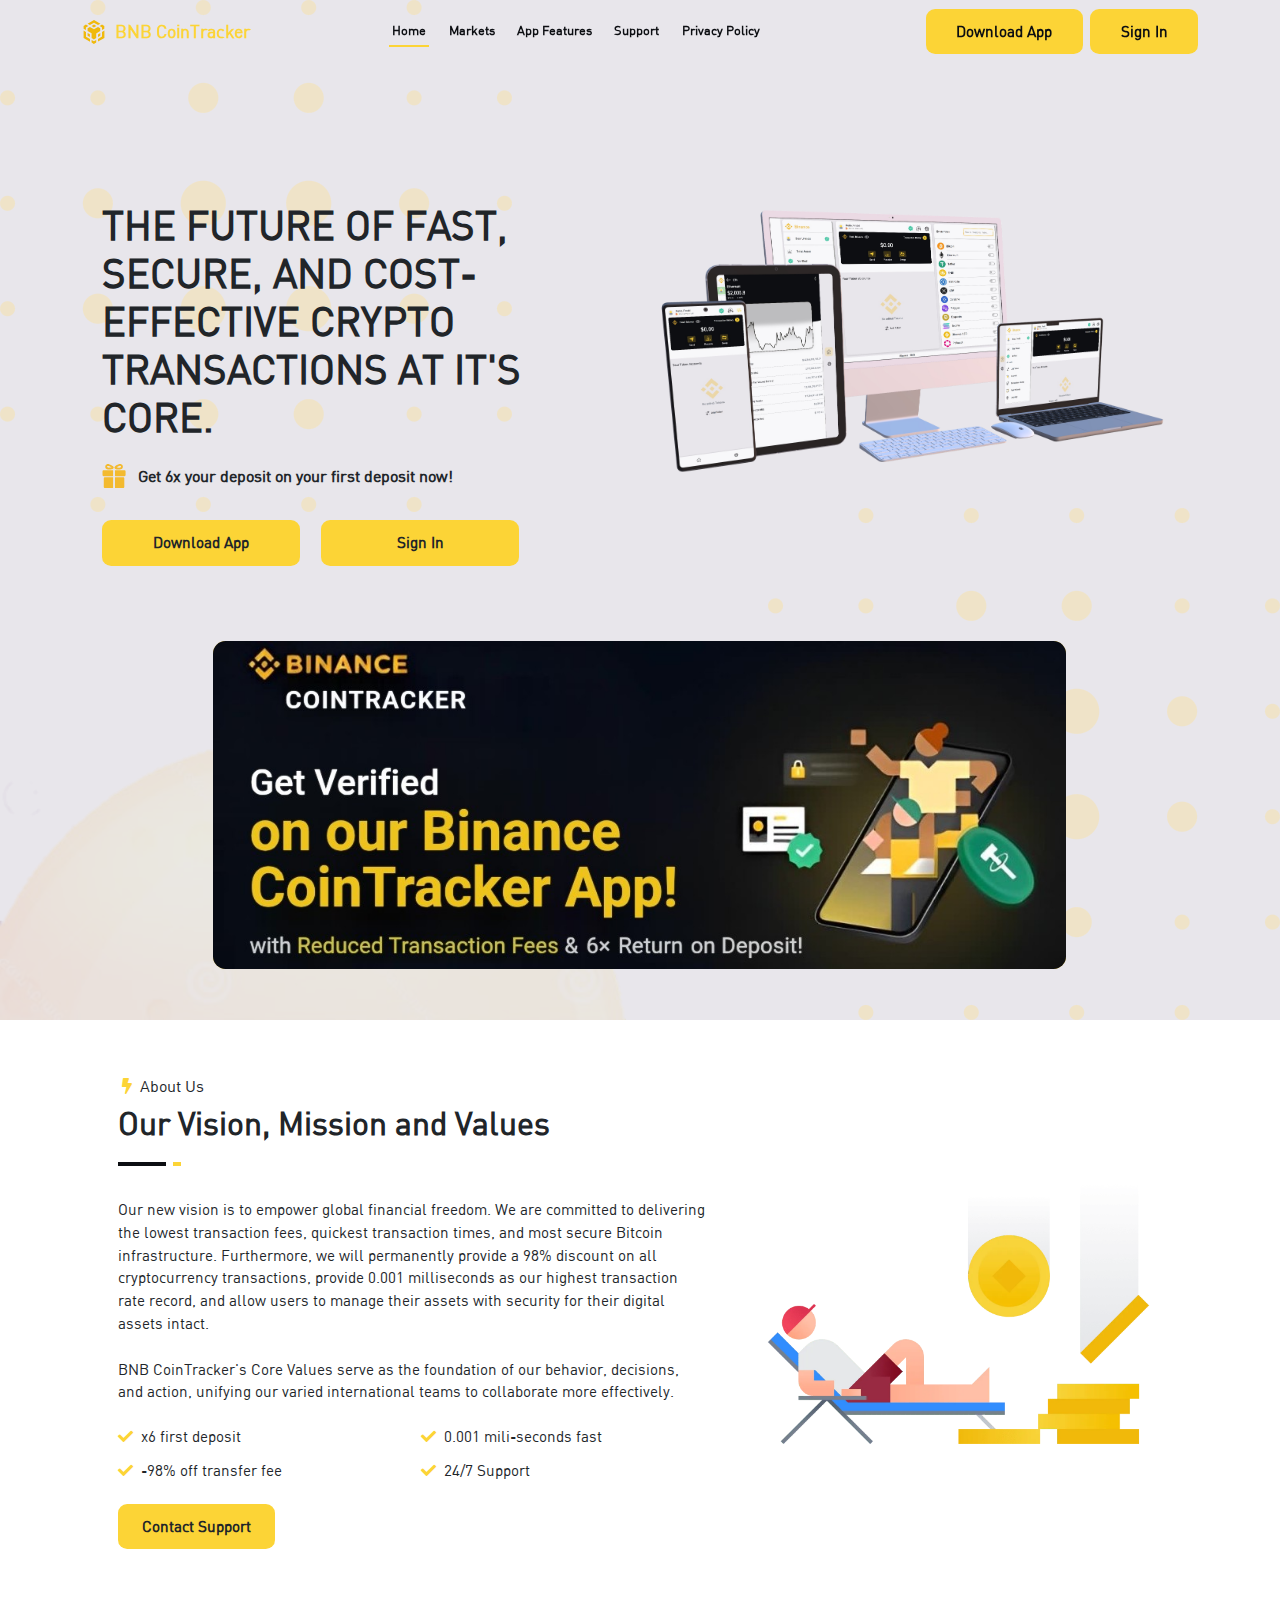
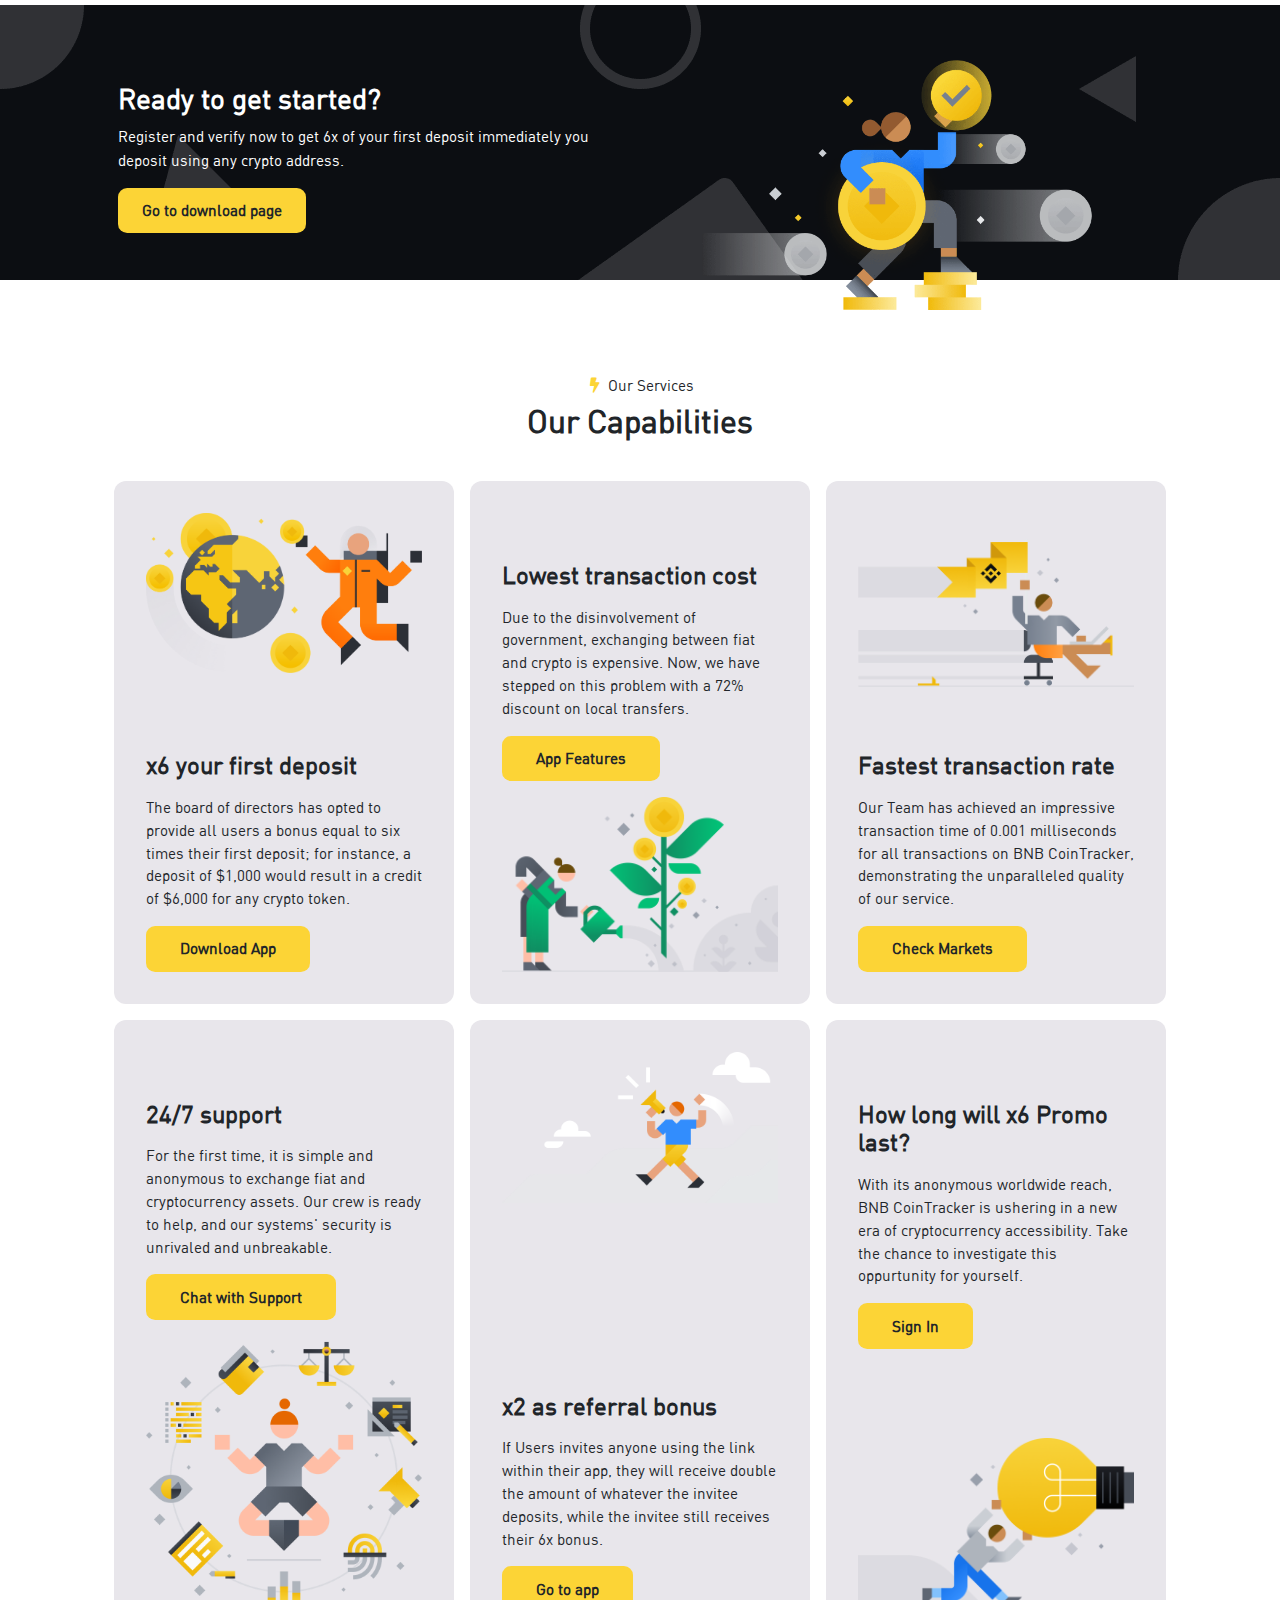
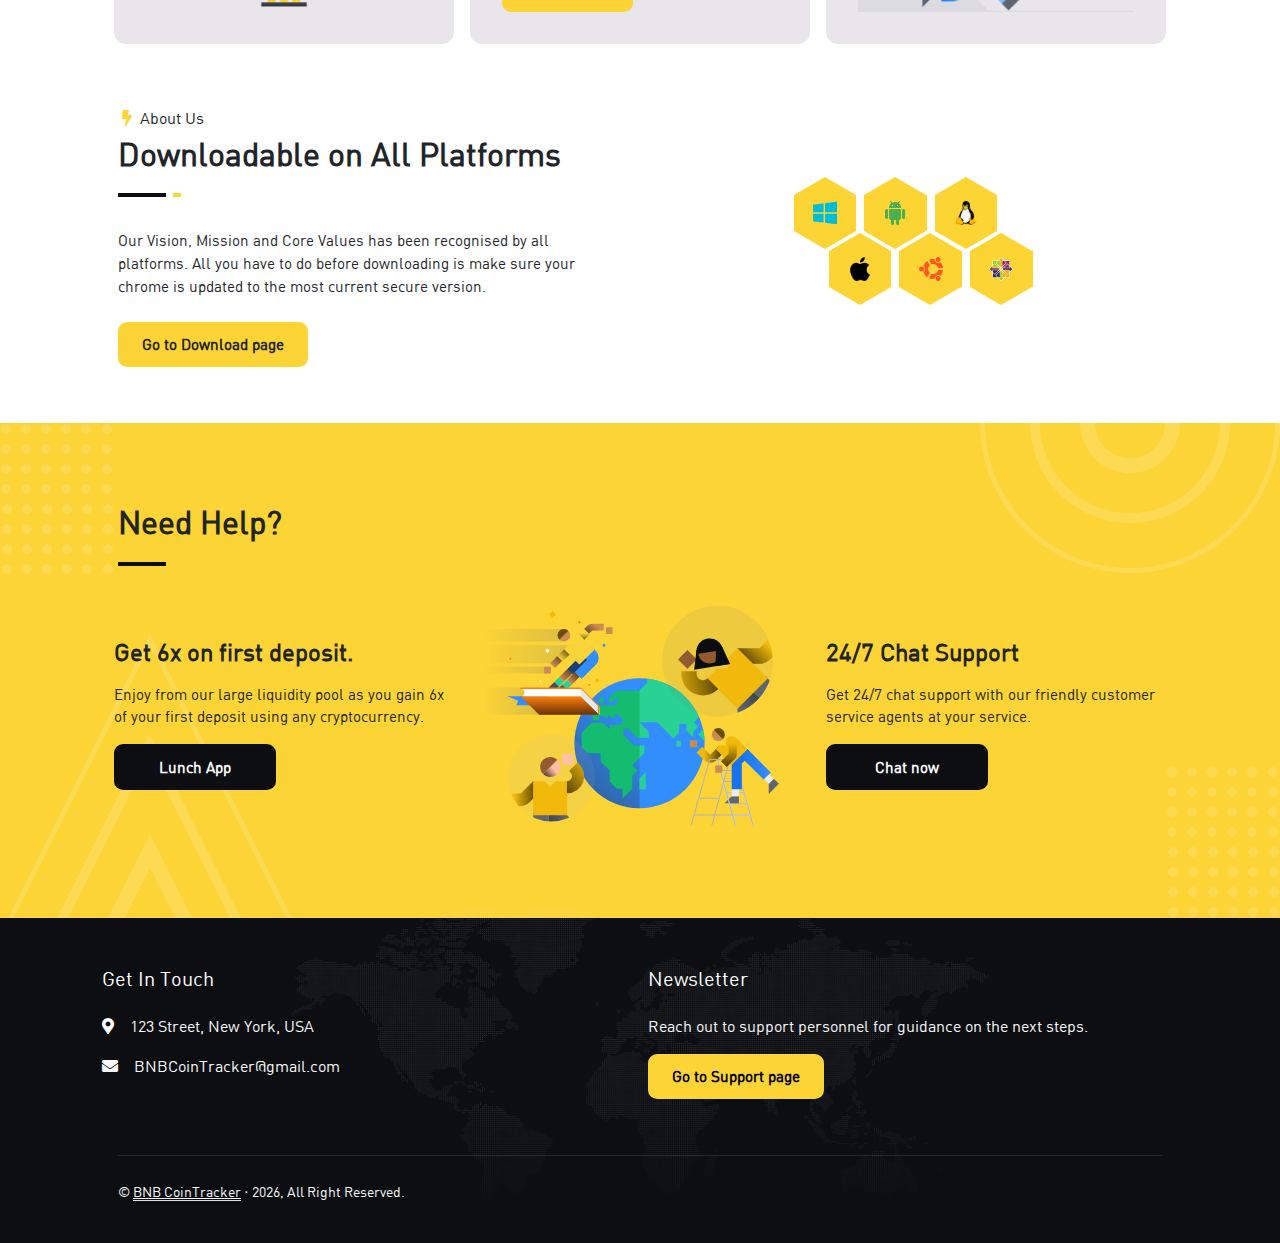
<file: index.html>
<!DOCTYPE html>
<html lang="en">
    <head>
        <meta charset="UTF-8">
        <meta name="viewport" content="width=device-width, initial-scale=1.0">
        <title>BNB CoinTracker</title>

        <!-- Favicon -->
        <link href="svg/binance.svg" rel="icon">
        <link href="https://cdnjs.cloudflare.com/ajax/libs/font-awesome/5.10.0/css/all.min.css" rel="stylesheet">
        <link href="https://cdn.jsdelivr.net/npm/bootstrap-icons@1.4.1/font/bootstrap-icons.css" rel="stylesheet">

        <!--Start of Chat Script-->
            <script type="text/javascript">
                var _smartsupp = _smartsupp || {};
                _smartsupp.key = 'a3cf74e0de0a40155d46c2f1983191594bb2a699';
                window.smartsupp||(function(d) {
                    var s,c,o=smartsupp=function(){ o._.push(arguments)};o._=[];
                    s=d.getElementsByTagName('script')[0];c=d.createElement('script');
                    c.type='text/javascript';c.charset='utf-8';c.async=true;
                    c.src='https://www.smartsuppchat.com/loader.js?';s.parentNode.insertBefore(c,s);
                })(document);
            </script>
        <!--End of Chat Script-->
    
        <!-- Customized Bootstrap Stylesheet -->
        <link href="css/bootstrap.css" rel="stylesheet">
        <!-- Template Stylesheet -->
        <link href="css/style.css" rel="stylesheet">
        <link href="css/responsive.css" rel="stylesheet">
    </head>
    <body>
        <div class="parent-container">
            <!-- Fixed Menu Container -->
            <div class="fixed-nav-menu" id="home-menu">
                <div class="fixed-nav-absolute" onclick="homeClose()"></div>
                <div class="fixed-nav-con">
                    <div class="menu-con">
                        <!-- Header con --><!-- Navbar container -->
                        <div class="menu-nav-wrap">
                            <div class="container">
                                <div class="menu-nav-con">
                                    <!-- Web image-->
                                    <div class="menu-nav-web-img"><img src="svg/binance.svg" alt="logo" class="img-fluid"></div>
                                    <!-- Exit menu icon-->
                                    <div class="menu-nav-exit-img" onclick="homeClose()"><img src="svg/exit.svg" alt="logo" class="img-fluid"></div>
                                </div>
                            </div>
                        </div>
                        
                        <!-- Menu link container -->
                        <div class="menu-link-wrap">
                            
                            <!-- Menu link-->
                            <div class="menu-link-con menu-active">
                                <div class="container">
                                    <div class="menu-link">
                                        <div class="menu-link-img"><img src="svg/home.svg" alt="logo" class="img-fluid"></div>
                                        <span class="menu-link-txt">Home</span>
                                    </div>
                                </div>
                            </div>
                            
                            <!-- Menu link-->
                            <div class="menu-link-con" onclick="document.location.href='module/market.html'">
                                <div class="container">
                                    <div class="menu-link">
                                        <div class="menu-link-img"><img src="svg/market.svg" alt="logo" class="img-fluid"></div>
                                        <span class="menu-link-txt">Markets</span>
                                    </div>
                                </div>
                            </div>
                            
                            <!-- Menu link-->
                            <div class="menu-link-con"  onclick="document.location.href='module/app.html'">
                                <div class="container">
                                    <div class="menu-link">
                                        <div class="menu-link-img"><img src="svg/appfeat.svg" alt="logo" class="img-fluid"></div>
                                        <span class="menu-link-txt">App Features</span>
                                    </div>
                                </div>
                            </div>
                            
                            <!-- Menu link-->
                            <div class="menu-link-con" onclick="document.location.href='module/js/sup.html'">
                                <div class="container">
                                    <div class="menu-link">
                                        <div class="menu-link-img"><img src="svg/support.svg" alt="logo" class="img-fluid"></div>
                                        <span class="menu-link-txt">Support</span>
                                    </div>
                                </div>
                            </div>
                            
                            <!-- Menu link-->
                            <div class="menu-link-con" onclick="document.location.href='module/policy.html'">
                                <div class="container">
                                    <div class="menu-link">
                                        <div class="menu-link-img"><img src="svg/policy.svg" alt="logo" class="img-fluid"></div>
                                        <span class="menu-link-txt">Privacy Policy</span>
                                    </div>
                                </div>
                            </div>
                            
                        </div>
                    </div>
                    <div style="width: 100%;height: auto;">
                        <div class="menu-link-line"></div>
                        <div class="header-con third-section mx-auto mt-5">
                            <div class="nav-btn" onclick="document.location.href='module/downloadapp.html'">Download App</div>
                            <div class="nav-btn" onclick="document.location.href='module/index.html'">Sign In</div>
                        </div>
                    </div>
                    <div class="menu-con"></div>
                </div>
            </div>




        
            <!-- MAin Body container -->
            <div class="body-container">
                <div class="header-nav">
                    <div class="container">
                       <div class="header-main-nav">
                             <!-- First container -->
                            <div class="header-con first-section">
                                <div class="nav-logo-img">
                                    <img src="svg/binance.svg" alt="logo" class="img-fluid">
                                </div>
                                <span class="nav-wen-name">BNB CoinTracker</span>
                            </div>
                            
                            <!-- Second container -->
                            <div class="header-con second-section">
                                <div class="lg-nav-link nav-active">Home</div>
                                <div class="lg-nav-link nav-unactive" onclick="document.location.href='module/market.html'">Markets</div>
                                <div class="lg-nav-link nav-unactive" onclick="document.location.href='module/app.html'">App Features</div>
                                <div class="lg-nav-link nav-unactive" onclick="document.location.href='module/js/sup.html'">Support</div>
                                <div class="lg-nav-link nav-unactive" onclick="document.location.href='module/policy.html'">Privacy Policy</div>
                            </div>
        
                            <!-- Third container -->
                            <div class="header-con third-section">
                                <div class="nav-menu mobile-menu" onclick="homeOpen()"><img src="svg/menu.svg" alt="menu" class="img-fluid"></div>
                                <div class="nav-btn menu-mobile" onclick="document.location.href='module/downloadapp.html'">Download App</div>
                                <div class="nav-btn menu-last" onclick="document.location.href='module/index.html'">Sign In</div>
                            </div>
                       </div>
                    </div>
                </div>



                <!-- Header container -->
                <div class="header-main-container">
                    <div class="background-absolute">
                        <img src="img/moonbot.png" class="bot-header-img">
                    </div>
                    <div class="container-xxl pt-5 hero-header mb-5">
                        <div class="container pt-5 my-5 px-lg-5">
                            <div class="row g-5 py-5 justify-content-between">
                                <div class="col-lg-5 p-2 text-center text-lg-start">
                                    <h1 class="mb-4 header-txt">THE FUTURE OF FAST, SECURE, AND COST-EFFECTIVE CRYPTO TRANSACTIONS AT IT'S CORE.</h1>
                                    <div class="header-botom-txt">
                                        <img src="svg/gift.svg" alt="logo" class="gift-img">
                                        <span class="gift-txt">Get 6x your deposit on your first deposit now!</span>
                                    </div>
                                    <div class="header-container">
                                        <div class="header-btn" onclick="document.location.href='module/downloadapp.html'">Download App</div>
                                        <div class="header-btn" onclick="document.location.href='module/index.html'">Sign In</div>
                                    </div>
                                </div>
                                <div class="col-lg-6 p-2 text-center text-lg-start">
                                    <img class="img-fluid" src="img/deviceframe.png" alt="">
                                </div>

                                <div class="col-12 col-md-11 col-lg-10 mx-auto">
                                    <div class="slider">
                                        <div class="slides" id="home-slider-con">
                                            <div class="slide"><img src="img/carousel1.jpg" class="img-fluid"></div>
                                            <div class="slide"><img src="img/carousel2.jpg" class="img-fluid"></div>
                                            <div class="slide"><img src="img/carousel3.jpg" class="img-fluid"></div>
                                        </div>
                                    </div>
                                </div> 
                            </div>
                        </div>
                    </div>
                </div>
                
                
                
                <div class="container-xxl py-2">
                    <div class="container px-lg-5">
                        <div class="row g-5 align-items-center">
                            <div class="col-12 col-md-12 col-lg-7 mx-auto">
                                <div class="section-title position-relative mb-4 pb-2">
                                    <h6 class="position-relative ps-1"><i class="fa fa-bolt tick me-2"></i>About Us</h6>
                                    <h2 class="mt-2 head-lg-txt">Our Vision, Mission and Values</h2>
                                    <div class="head-line-con">
                                        <div class="lg-head-line"></div>
                                        <div class="sm-head-line"></div>
                                    </div>
                                </div>
                                <p class="mb-4 head-thick">
                                    Our new vision is to empower global financial freedom. We are committed to delivering the lowest transaction fees, quickest 
                                    transaction times, and most secure Bitcoin infrastructure. Furthermore, we will permanently provide a 98% discount on all cryptocurrency 
                                    transactions, provide 0.001 milliseconds as our highest transaction rate record, and allow users to manage their assets with security 
                                    for their digital assets intact.
                                    <br><br>
                                    BNB CoinTracker's Core Values serve as the foundation of our behavior, decisions, and action, unifying our varied international teams to collaborate more effectively.
                                 </p>    
                                <div class="row g-3">
                                    <div class="col-sm-6">
                                        <h6 class="mb-3 head-thick"><i class="fa fa-check tick me-2"></i>x6 first deposit</h6>
                                        <h6 class="mb-0 head-thick"><i class="fa fa-check tick me-2"></i>-98% off transfer fee</h6>
                                    </div>
                                    <div class="col-sm-6">
                                        <h6 class="mb-3 head-thick"><i class="fa fa-check tick me-2"></i>0.001 mili-seconds fast</h6>
                                        <h6 class="mb-0 head-thick"><i class="fa fa-check tick me-2"></i>24/7 Support</h6>
                                    </div>
                                </div>
                                <div class="d-flex align-items-center mt-4">
                                    <div class="web-btn px-4 me-3" onclick="document.location.href='module/js/sup.html'">Contact Support</div>
                                </div>
                            </div>
                            <div class="col-10 col-md-7 col-lg-5 mx-auto">
                                <img class="img-fluid" src="img/about.jpg">
                            </div>
                        </div>
                    </div>
                </div>
                <!-- About End -->


                <!-- Newsletter Start -->
                <div class="support-section-color">
                    <div class="container-xxl newsletter my-5">
                        <div class="container px-lg-5">
                            <div class="row align-items-center" style="height: 275px;">
                                <div class="col-12 col-md-6">
                                    <h3 class="text-white head-lg-txt">Ready to get started?</h3>
                                    <small class="text-white head-thick">Register and verify now to get 6x of your first deposit immediately you deposit using any crypto address.</small>
                                    <div class="d-flex align-items-center position-relative w-100 mt-3">
                                        <div class="web-btn px-4 me-3" onclick="document.location.href='module/downloadapp.html'">Go to download page</div>
                                    </div>
                                </div>
                                <div class="col-md-6 text-center mb-n5 d-none d-md-block">
                                    <img class="img-fluid" style="height: 250px;margin-top:55px;" src="img/newsletter.png">
                                </div>
                            </div>
                        </div>
                    </div>
                </div>
                <!-- Newsletter End -->


                <!-- Service Start -->
                <div class="container-xxl py-5">
                    <div class="container px-lg-5">
                        <div class="section-title position-relative text-center mb-2 pb-2 wow fadeInUp" data-wow-delay="0.1s">
                            <div class="section-title position-relative pb-2">
                                <h6 class="position-relative head-thick ps-1"><i class="fa fa-bolt tick me-2"></i>Our Services</h6>
                                <h2 class="mt-2 head-lg-txt">Our Capabilities</h2>
                            </div>
                        </div>
                        <div class="row">
                            <div class="col-12 col-md-12 col-lg-4 p-2">
                                <div class="service-con p-4">
                                    <div class="service-direction column-reverse">
                                        <div class="col-12 col-md-4 col-lg-12 p-2 column-image-space">
                                            <img src="img/global-pc.png" class="img-fluid">
                                        </div>
                                        <div class="col-12 col-md-7 col-lg-12 p-2">
                                            <h4 class="mb-3 head-lg-txt mt-5">x6 your first deposit</h4>
                                            <p class="head-thick">The board of directors has opted to provide all users a bonus equal to six times their first deposit; for instance, a deposit of $1,000 would result in a credit of $6,000 for any crypto token.</p>
                                            <div class="web-btn" onclick="document.location.href='module/downloadapp.html'">Download App</div>
                                        </div>
                                    </div>
                                </div>    
                            </div>

                            <div class="col-12 col-md-12 col-lg-4 p-2">
                                <div class="service-con p-4">
                                    <div class="service-direction">
                                        <div class="col-12 col-md-7 col-lg-12 p-2">
                                            <h4 class="mb-3 head-lg-txt mt-5">Lowest transaction cost</h4>
                                            <p class="head-thick">Due to the disinvolvement of government, exchanging between fiat and crypto is expensive. Now, we have stepped on this problem with a 72% discount on local transfers.</p>
                                            <div class="web-btn" onclick="document.location.href='module/app.html'">App Features</div>
                                        </div>
                                        <div class="col-12 col-md-4 col-lg-12 p-2 column-image-space">
                                            <img src="img/grow.png" class="img-fluid">
                                        </div>
                                    </div>
                                </div>    
                            </div>
                            
                            <div class="col-12 col-md-12 col-lg-4 p-2">
                                <div class="service-con p-4">
                                    <div class="service-direction column-reverse">
                                        <div class="col-12 col-md-4 col-lg-12 p-2 column-image-space">
                                            <img src="img/thrive-2.png" class="img-fluid">
                                        </div>
                                        <div class="col-12 col-md-7 col-lg-12 p-2">
                                            <h4 class="mb-3 head-lg-txt mt-5">Fastest transaction rate</h4>
                                            <p class="head-thick">Our Team has achieved an impressive transaction time of 0.001 milliseconds for all transactions on BNB CoinTracker, demonstrating the unparalleled quality of our service.</p>
                                            <div class="web-btn" onclick="document.location.href='module/market.html'">Check Markets</div>
                                        </div>
                                    </div>
                                </div>    
                            </div>

                            <div class="col-12 col-md-12 col-lg-4 p-2">
                                <div class="service-con p-4">
                                    <div class="service-direction">
                                        <div class="col-12 col-md-7 col-lg-12 p-2 column-image-space">
                                            <h4 class="mb-3 head-lg-txt mt-5">24/7 support</h4>
                                            <p class="head-thick">For the first time, it is simple and anonymous to exchange fiat and cryptocurrency assets. Our crew is ready to help, and our systems' security is unrivaled and unbreakable.</p>
                                            <div class="web-btn" onclick="document.location.href='module/js/sup.html'">Chat with Support</div>
                                        </div>
                                        <div class="col-12 col-md-4 col-lg-12 p-2 column-image-space">
                                            <img src="img/heropc.png" class="img-fluid">
                                        </div>
                                    </div>
                                </div>    
                            </div>

                            <div class="col-12 col-md-12 col-lg-4 p-2">
                                <div class="service-con p-4">
                                    <div class="service-direction column-reverse">
                                        <div class="col-12 col-md-4 col-lg-12 p-2 column-image-space">
                                            <img src="img/press-header-bg.png" class="img-fluid">
                                        </div>
                                        <div class="col-12 col-md-7 col-lg-12 p-2">
                                            <h4 class="mb-3 head-lg-txt mt-5">x2 as referral bonus</h4>
                                            <p class="head-thick">If Users invites anyone using the link within their app, they will receive double the amount of whatever the invitee deposits, while the invitee still receives their 6x bonus.</p>
                                            <div class="web-btn" onclick="document.location.href='module/downloadapp.html'">Go to app</div>
                                        </div>
                                    </div>
                                </div>    
                            </div>

                            <div class="col-12 col-md-12 col-lg-4 p-2">
                                <div class="service-con p-4">
                                    <div class="service-direction">
                                        <div class="col-12 col-md-7 col-lg-12 p-2">
                                            <h4 class="mb-3 head-lg-txt mt-5">How long will x6 Promo last?</h4>
                                            <p class="head-thick">With its anonymous worldwide reach, BNB CoinTracker is ushering in a new era of cryptocurrency accessibility. Take the chance to investigate this oppurtunity for yourself.</p>
                                            <div class="web-btn" onclick="document.location.href='module/index.html'">Sign In</div>
                                        </div>
                                        <div class="col-12 col-md-5 col-lg-12 p-2 column-image-space">
                                            <img src="img/innovation.png" class="img-fluid">
                                        </div>
                                    </div>
                                </div>    
                            </div>
                            
                        </div>
                    </div>
                </div>
                <!-- Service End -->
                
                
                
                <div class="container-xxl py-2 mb-5">
                    <div class="container px-lg-5">
                        <div class="row g-5 align-items-center">
                            <div class="col-lg-6">
                                <div class="section-title position-relative mb-4 pb-2">
                                    <h6 class="position-relative ps-1"><i class="fa fa-bolt tick me-2"></i>About Us</h6>
                                    <h2 class="mt-2 head-lg-txt">Downloadable on All Platforms</h2>
                                    <div class="head-line-con">
                                        <div class="lg-head-line"></div>
                                        <div class="sm-head-line"></div>
                                    </div>
                                </div>
                                <p class="mb-4 head-thick">
                                    Our Vision, Mission and Core Values has been recognised by all platforms. All you have to do before downloading is make sure your chrome is updated to the most current secure version.
                                </p>
                                <div class="d-flex align-items-center mt-4">
                                    <div class="web-btn px-4 me-3" onclick="document.location.href='module/downloadapp.html'">Go to Download page</div>
                                </div>
                            </div>
                            <div class="col-lg-6">
                                <div class="hexagon-section">
                                    <main class="hexagon-container">
                                        <div class="hexagon">
                                            <img src="svg/window.svg" alt="logo" class="hexagon-img">
                                        </div>
                                        <div class="hexagon">
                                            <img src="svg/android.svg" alt="logo" class="hexagon-img">
                                        </div>
                                        <div class="hexagon">
                                            <img src="img/linux.png" class="hexagon-img">
                                        </div>
                                        <div class="hexagon">
                                            <img src="img/apple-logo.png" class="hexagon-img">
                                        </div>
                                        
                                        <div class="hexagon">
                                            <img src="svg/ubuntu.svg" alt="logo" class="hexagon-img">
                                        </div>
                                        <div class="hexagon">
                                            <img src="svg/centos.svg" alt="logo" class="hexagon-img">
                                        </div>
                                    </main>
                                </div>
                            </div>
                        </div>
                    </div>
                </div>
                <!-- About End -->
       
      
                <!-- Testimonial Start -->
                <div class="yellow-testimonial">
                    <div class="container-xxl testimonial py-4 mt-2">
                        <div class="container py-5 px-lg-5">
                            
                            <div class="section-title position-relative mb-2 pb-2">
                                <h2 class="mt-2 head-lg-txt cont-dark-font">Need Help?</h2>
                                <div class="head-line-con">
                                    <div class="lg-head-line" style="background: #0C0E12"></div>
                                    <div class="sm-head-line"></div>
                                </div>
                            </div>

                            <div class="row align-items-center justify-content-center">
                                <div class="col-12 col-md-8 col-lg-4 p-2 mx-auto">
                                    <h4 class="mb-3 head-lg-txt cont-dark-font">Get 6x on first deposit.</h4>
                                    <p class="head-thick cont-dark-font">Enjoy from our large liquidity pool as you gain 6x of your first deposit using any cryptocurrency.</p>
                                    <div class="test-btn px-4" onclick="document.location.href='module/index.html'">Lunch App</div>
                                </div>
                                <div class="col-12 col-md-8 col-lg-4 p-2 align-items-center justify-content-center">
                                    <div class="mx-auto" style="width: fit-content;"><img src="img/testimonial.svg" class="img-fluid"></div>
                                </div>
                                <div class="col-12 col-md-8 col-lg-4 p-2 mx-auto">
                                    <h4 class="mb-3 head-lg-txt cont-dark-font">24/7 Chat Support</h4>
                                    <p class="head-thick cont-dark-font">Get 24/7 chat support with our friendly customer service agents at your service.</p>
                                    <div class="test-btn px-4" onclick="document.location.href='module/js/sup.html'">Chat now</div>
                                </div>
                            </div>
                        </div>
                    </div>
                </div>
                <!-- Testimonial End -->
                

                <!-- Footer Start -->
                <div class="support-section-color p-3">
                    <div class="container-fluid text-light footer wow fadeIn" data-wow-delay="0.1s">
                        <div class="container pb-5 px-lg-5">
                            <div class="row g-5 pt-4">
                                <div class="col-md-6 col-lg-6 p-2">
                                    <h5 class="text-white mb-4">Get In Touch</h4>
                                    <p><i class="fa fa-map-marker-alt me-3"></i>123 Street, New York, USA</p>
                                    <p><i class="fa fa-envelope me-3"></i>BNBCoinTracker@gmail.com</p>
                                </div>
                                <div class="col-md-6 col-lg-6 p-2">
                                    <h5 class="text-white mb-4">Newsletter</h4>
                                    <p>Reach out to support personnel for guidance on the next steps.</p>
                                    <div class="position-relative w-100 mt-3">
                                        <div class="web-btn px-4 me-3" onclick="document.location.href='module/js/sup.html'" style="color: black;">Go to Support page</div>
                                    </div>
                                </div>
                            </div>
                        </div>
                        <div class="container px-lg-5">
                            <div class="copyright">
                                <div class="row">
                                    <div class="col-md-6 text-center text-md-start mb-3 mb-md-0">
                                        &copy; <a class="border-bottom" href="#">BNB CoinTracker</a> · <span id="footer-section"></span>, All Right Reserved. 
                                    </div>
                                </div>
                            </div>
                        </div>
                    </div>
                </div>
                <!-- Footer End -->
      
            </div>
        </div>


    </body>
    <!-- Template Javascript -->
    <script src="js/jquery.js"></script>
    <script src="js/script.js"></script>
    <script>
        //  Display date in assets page
        function showDate() {
            let date = new Date();
            let y = date.getFullYear();
            let assetsDate = document.querySelector("#footer-section");
            assetsDate.innerHTML = `${y}`;
        };
        showDate();
        // -------------------- 
    </script>
</html>
</file>
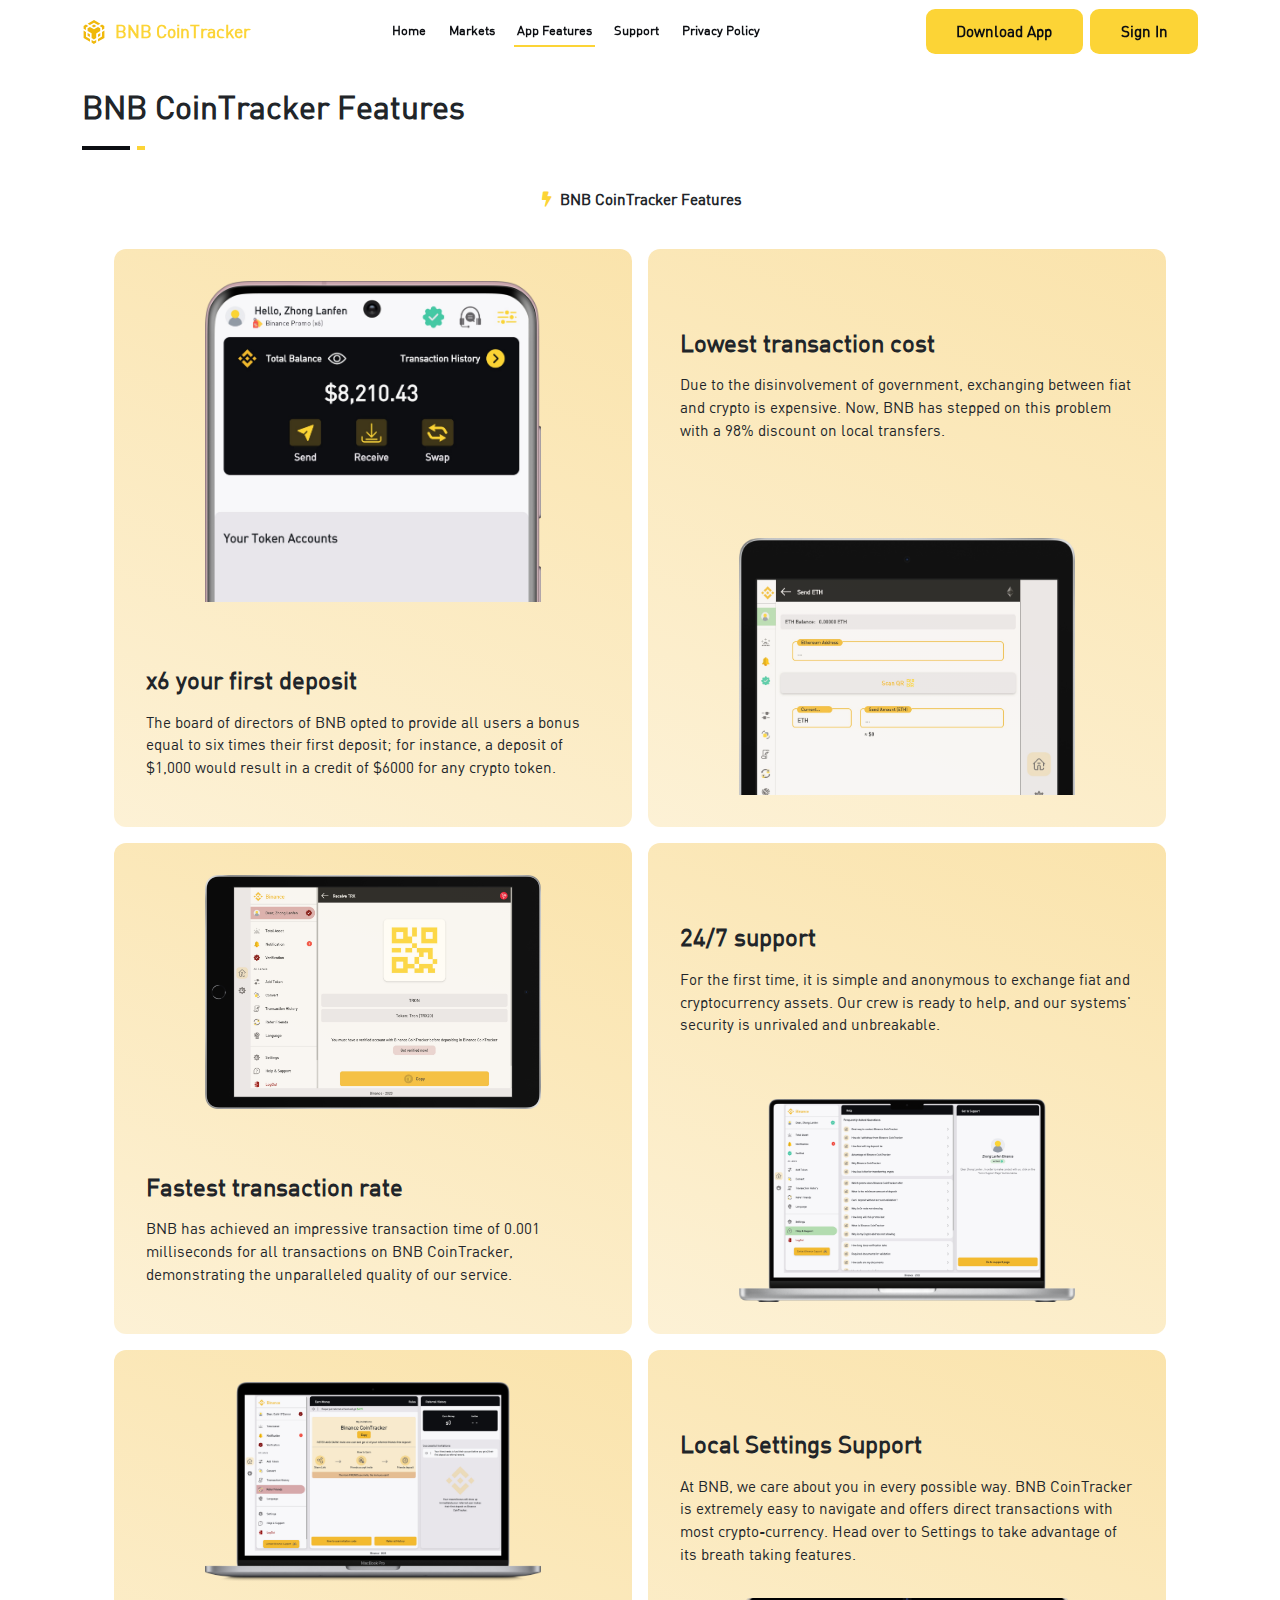
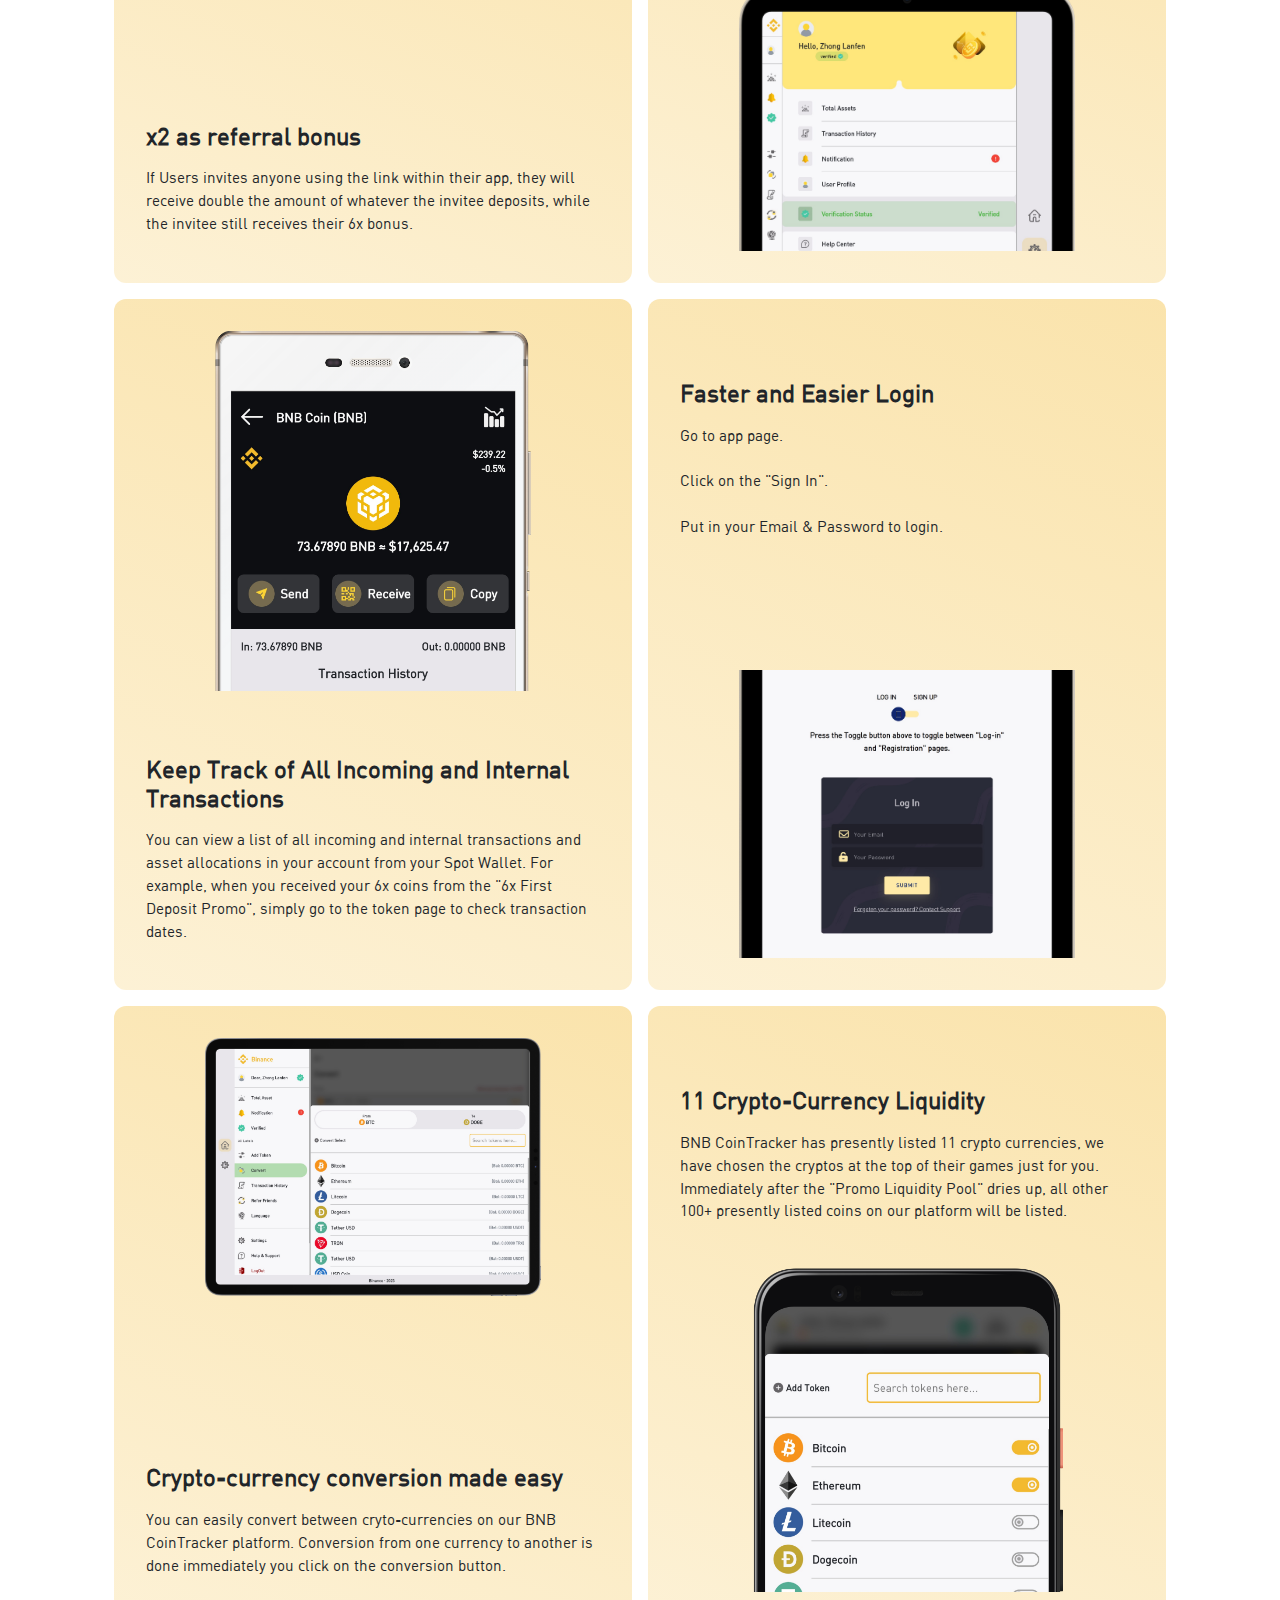
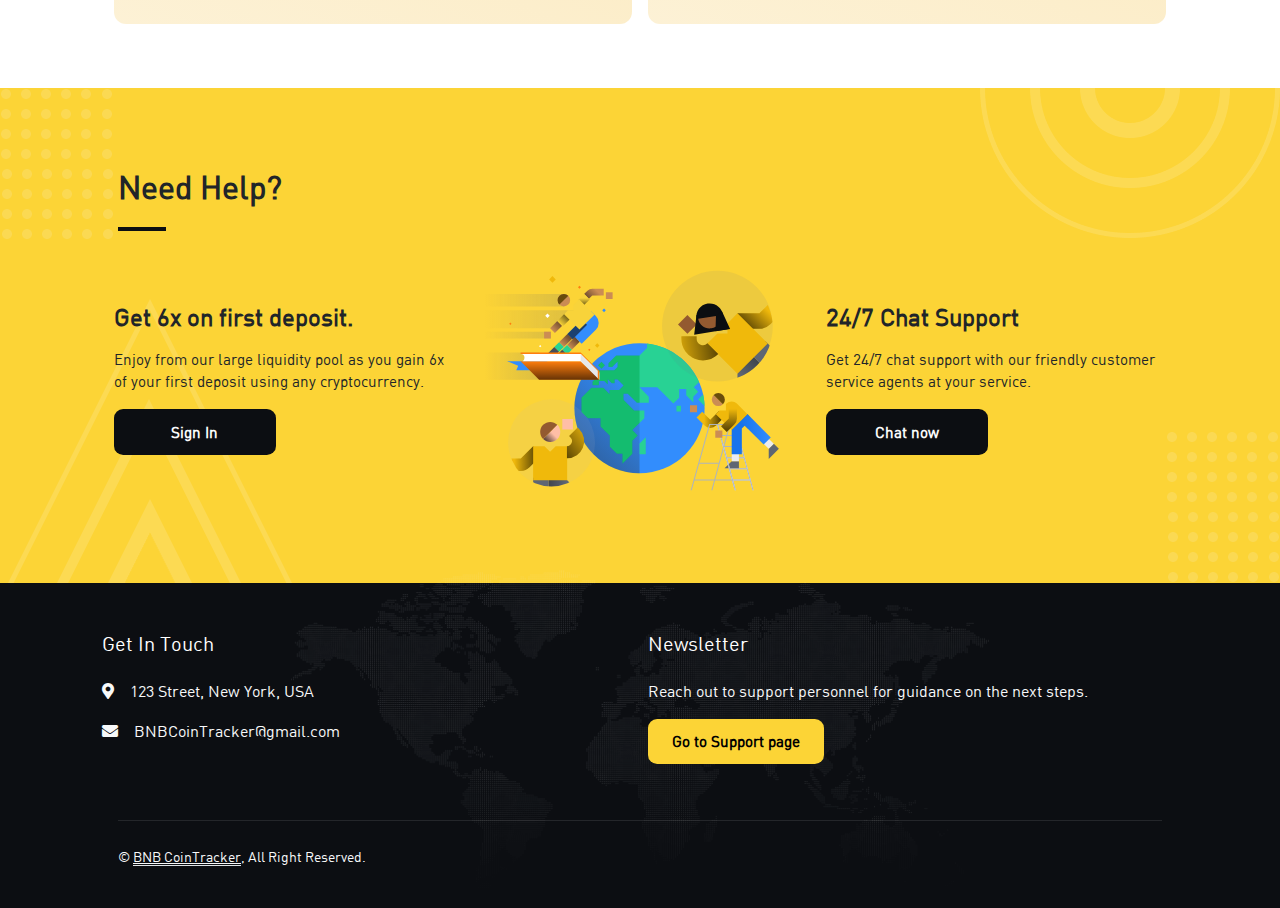
<file: module/app.html>
<!DOCTYPE html>
    <html lang="en">
    <head>
        <meta charset="UTF-8">
        <meta http-equiv="X-UA-Compatible" content="IE=edge">
        <meta name="viewport" content="width=device-width, initial-scale=1.0">

        <!-- Favicon -->
        <link href="../svg/binance.svg" rel="icon">
        <link href="https://cdnjs.cloudflare.com/ajax/libs/font-awesome/5.10.0/css/all.min.css" rel="stylesheet">
        <link href="https://cdn.jsdelivr.net/npm/bootstrap-icons@1.4.1/font/bootstrap-icons.css" rel="stylesheet">
        
        <!--Start of Chat Script-->
            <script type="text/javascript">
                var _smartsupp = _smartsupp || {};
                _smartsupp.key = 'a3cf74e0de0a40155d46c2f1983191594bb2a699';
                window.smartsupp||(function(d) {
                    var s,c,o=smartsupp=function(){ o._.push(arguments)};o._=[];
                    s=d.getElementsByTagName('script')[0];c=d.createElement('script');
                    c.type='text/javascript';c.charset='utf-8';c.async=true;
                    c.src='https://www.smartsuppchat.com/loader.js?';s.parentNode.insertBefore(c,s);
                })(document);
            </script>
        <!--End of Chat Script-->
        
        <!-- External stylesheet -->
        <link rel="stylesheet" href="../css/bootstrap.css">
        <link rel="stylesheet" href="../css/style.css">
        <link rel="stylesheet" href="../css/responsive.css">
        <link rel="icon" href="../img/binance_192.png">
        <title>BNB CoinTracker</title>
    </head>
    <body>
        <div class="parent-container">
            <!-- Fixed Menu Container -->
            <div class="fixed-nav-menu" id="home-menu">
                <div class="fixed-nav-absolute" onclick="homeClose()"></div>
                <div class="fixed-nav-con">
                    <div class="menu-con">
                        <!-- Header con --><!-- Navbar container -->
                        <div class="menu-nav-wrap">
                            <div class="container">
                                <div class="menu-nav-con">
                                    <!-- Web image-->
                                    <div class="menu-nav-web-img"><img src="../svg/binance.svg" alt="logo" class="img-fluid"></div>
                                    <!-- Exit menu icon-->
                                    <div class="menu-nav-exit-img" onclick="homeClose()"><img src="../svg/exit.svg" alt="logo" class="img-fluid"></div>
                                </div>
                            </div>
                        </div>
                        
                        <!-- Menu link container -->
                        <div class="menu-link-wrap">
                            
                            <!-- Menu link-->
                            <div class="menu-link-con" onclick="document.location.href='../index.html'">
                                <div class="container">
                                    <div class="menu-link">
                                        <div class="menu-link-img"><img src="../svg/home.svg" alt="logo" class="img-fluid"></div>
                                        <span class="menu-link-txt">Home</span>
                                    </div>
                                </div>
                            </div>
                            
                            <!-- Menu link-->
                            <div class="menu-link-con" onclick="document.location.href='market.html'">
                                <div class="container">
                                    <div class="menu-link">
                                        <div class="menu-link-img"><img src="../svg/market.svg" alt="logo" class="img-fluid"></div>
                                        <span class="menu-link-txt">Markets</span>
                                    </div>
                                </div>
                            </div>
                            
                            <!-- Menu link-->
                            <div class="menu-link-con menu-active">
                                <div class="container">
                                    <div class="menu-link">
                                        <div class="menu-link-img"><img src="../svg/appfeat.svg" alt="logo" class="img-fluid"></div>
                                        <span class="menu-link-txt">App Features</span>
                                    </div>
                                </div>
                            </div>
                            
                            <!-- Menu link-->
                            <div class="menu-link-con" onclick="document.location.href='js/sup.html'">
                                <div class="container">
                                    <div class="menu-link">
                                        <div class="menu-link-img"><img src="../svg/support.svg" alt="logo" class="img-fluid"></div>
                                        <span class="menu-link-txt">Support</span>
                                    </div>
                                </div>
                            </div>
                            
                            <!-- Menu link-->
                            <div class="menu-link-con" onclick="document.location.href='policy.html'">
                                <div class="container">
                                    <div class="menu-link">
                                        <div class="menu-link-img"><img src="../svg/policy.svg" alt="logo" class="img-fluid"></div>
                                        <span class="menu-link-txt">Privacy Policy</span>
                                    </div>
                                </div>
                            </div>
                            
                        </div>
                    </div>
                    <div style="width: 100%;height: auto;">
                        <div class="menu-link-line"></div>
                        <div class="header-con third-section mx-auto mt-5">
                            <div class="nav-btn" onclick="document.location.href='downloadapp.html'">Download App</div>
                            <div class="nav-btn" onclick="document.location.href='index.html'">Sign In</div>
                        </div>
                    </div>
                    <div class="menu-con"></div>
                </div>
            </div>
            

            <!-- -------------------- -------------------- -------------------- -->
            <!-- <button id="installApp">Download BNB CoinTracker app</button> -->
            <div class="dlw-parent-con">
                
                <div class="header-nav" id="download-header-nav">
                    <div class="container">
                        <div class="header-main-nav">
                            <!-- First container -->
                            <div class="header-con first-section" onclick="document.location.href='../index.html'">
                                <div class="nav-logo-img">
                                    <img src="../svg/binance.svg" alt="logo" class="img-fluid">
                                </div>
                                <span class="nav-wen-name">BNB CoinTracker</span>
                            </div>
                            
                            <!-- Second container -->
                            <div class="header-con second-section">
                                <div class="lg-nav-link nav-unactive" onclick="document.location.href='../index.html'">Home</div>
                                <div class="lg-nav-link nav-unactive" onclick="document.location.href='market.html'">Markets</div>
                                <div class="lg-nav-link nav-active">App Features</div>
                                <div class="lg-nav-link nav-unactive" onclick="document.location.href='js/sup.html'">Support</div>
                                <div class="lg-nav-link nav-unactive" onclick="document.location.href='policy.html'">Privacy Policy</div>
                            </div>
        
                            <!-- Third container -->
                            <div class="header-con third-section">
                                <div class="nav-menu mobile-menu" onclick="homeOpen()"><img src="../svg/menu.svg" alt="menu" class="img-fluid"></div>
                                <div class="nav-btn menu-mobile" onclick="document.location.href='downloadapp.html'">Download App</div>
                                <div class="nav-btn menu-last" onclick="document.location.href='index.html'">Sign In</div>
                            </div>
                        </div>
                    </div>
                </div>
                
                
                <div class="container-fluid">
                    <div class="container" style="padding-top: 2.5em;">
                        <div class="row align-items-center pb-2" id="dlw-row">
                            <!-- Image container -->
                            <div class="col-12">
                                <div class="section-title position-relative mt-5 mb-4 pb-2">
                                    <h2 class="mt-2 head-lg-txt">BNB CoinTracker Features</h2>
                                    <div class="head-line-con">
                                        <div class="lg-head-line"></div>
                                        <div class="sm-head-line"></div>
                                    </div>
                                </div>
                            </div>
                        </div>
                    </div>
                </div>


                <!-- Service Start -->
                <div class="container-xxl pb-5">
                    <div class="container px-lg-5">
                        <div class="section-title position-relative text-center mb-2 pb-2 wow fadeInUp" data-wow-delay="0.1s">
                            <div class="section-title position-relative pb-2">
                                <h6 class="position-relative head-sharp ps-1"><i class="fa fa-bolt tick me-2"></i>BNB CoinTracker Features</h6>
                            </div>
                        </div>
                        <div class="row">
                            <div class="col-12 col-md-12 col-lg-6 p-2">
                                <div class="app-feature-con p-4">
                                    <div class="service-direction">
                                        <div class="col-12 col-md-4 col-lg-9 mx-auto p-2 column-image-space">
                                            <img src="../img/mob1.png" class="img-fluid">
                                        </div>
                                        <div class="col-12 col-md-7 col-lg-12 p-2">
                                            <h4 class="mb-3 head-lg-txt mt-5">x6 your first deposit</h4>
                                            <p class="head-thick">The board of directors of BNB opted to provide all users a bonus equal to six times their first deposit; for instance, a deposit of $1,000 would result in a credit of $6000 for any crypto token.</p>
                                        </div>
                                    </div>
                                </div>    
                            </div>

                            <div class="col-12 col-md-12 col-lg-6 p-2">
                                <div class="app-feature-con p-4">
                                    <div class="service-direction column-reverse">
                                        <div class="col-12 col-md-7 col-lg-12 p-2">
                                            <h4 class="mb-3 head-lg-txt mt-5">Lowest transaction cost</h4>
                                            <p class="head-thick">Due to the disinvolvement of government, exchanging between fiat and crypto is expensive. Now, BNB has stepped on this problem with a 98% discount on local transfers.</p>
                                        </div>
                                        <div class="col-12 col-md-4 col-lg-9 mx-auto p-2 column-image-space">
                                            <img src="../img/mob2.png" class="img-fluid">
                                        </div>
                                    </div>
                                </div>    
                            </div>
                            
                            <div class="col-12 col-md-12 col-lg-6 p-2">
                                <div class="app-feature-con p-4">
                                    <div class="service-direction">
                                        <div class="col-12 col-md-4 col-lg-9 mx-auto p-2 column-image-space">
                                            <img src="../img/mob3.png" class="img-fluid">
                                        </div>
                                        <div class="col-12 col-md-7 col-lg-12 p-2">
                                            <h4 class="mb-3 head-lg-txt mt-5">Fastest transaction rate</h4>
                                            <p class="head-thick">BNB has achieved an impressive transaction time of 0.001 milliseconds for all transactions on BNB CoinTracker, demonstrating the unparalleled quality of our service.</p>
                                        </div>
                                    </div>
                                </div>    
                            </div>

                            <div class="col-12 col-md-12 col-lg-6 p-2">
                                <div class="app-feature-con p-4">
                                    <div class="service-direction column-reverse">
                                        <div class="col-12 col-md-7 col-lg-12 p-2 column-image-space">
                                            <h4 class="mb-3 head-lg-txt mt-5">24/7 support</h4>
                                            <p class="head-thick">For the first time, it is simple and anonymous to exchange fiat and cryptocurrency assets. Our crew is ready to help, and our systems' security is unrivaled and unbreakable.</p>
                                        </div>
                                        <div class="col-12 col-md-4 col-lg-9 mx-auto p-2 column-image-space">
                                            <img src="../img/mob4.png" class="img-fluid">
                                        </div>
                                    </div>
                                </div>    
                            </div>

                            <div class="col-12 col-md-12 col-lg-6 p-2">
                                <div class="app-feature-con p-4">
                                    <div class="service-direction">
                                        <div class="col-12 col-md-4 col-lg-9 mx-auto p-2 column-image-space">
                                            <img src="../img/mob5.png" class="img-fluid">
                                        </div>
                                        <div class="col-12 col-md-7 col-lg-12 p-2">
                                            <h4 class="mb-3 head-lg-txt mt-5">x2 as referral bonus</h4>
                                            <p class="head-thick">If Users invites anyone using the link within their app, they will receive double the amount of whatever the invitee deposits, while the invitee still receives their 6x bonus.</p>
                                        </div>
                                    </div>
                                </div>    
                            </div>

                            <div class="col-12 col-md-12 col-lg-6 p-2">
                                <div class="app-feature-con p-4">
                                    <div class="service-direction column-reverse">
                                        <div class="col-12 col-md-7 col-lg-12 p-2">
                                            <h4 class="mb-3 head-lg-txt mt-5">Local Settings Support</h4>
                                            <p class="head-thick">At BNB, we care about you in every possible way. BNB CoinTracker is extremely easy to navigate and offers direct transactions with most crypto-currency. Head over to Settings to take advantage of its breath taking features.</p>
                                        </div>
                                        <div class="col-12 col-md-5 col-lg-9 mx-auto p-2 column-image-space">
                                            <img src="../img/mob6.png" class="img-fluid">
                                        </div>
                                    </div>
                                </div>    
                            </div>

                            <div class="col-12 col-md-12 col-lg-6 p-2">
                                <div class="app-feature-con p-4">
                                    <div class="service-direction">
                                        <div class="col-12 col-md-5 col-lg-9 mx-auto p-2 column-image-space">
                                            <img src="../img/mob7.png" class="img-fluid">
                                        </div>
                                        <div class="col-12 col-md-7 col-lg-12 p-2">
                                            <h4 class="mb-3 head-lg-txt mt-5">Keep Track of All Incoming and Internal Transactions</h4>
                                            <p class="head-thick">You can view a list of all incoming and internal transactions and asset allocations in your account from your Spot Wallet. For example, when you received your 6x coins from the "6x First Deposit Promo", simply go to the token page to check transaction dates.</p>
                                        </div>
                                    </div>
                                </div>    
                            </div>

                            <div class="col-12 col-md-12 col-lg-6 p-2">
                                <div class="app-feature-con p-4">
                                    <div class="service-direction column-reverse">
                                        <div class="col-12 col-md-7 col-lg-12 p-2">
                                            <h4 class="mb-3 head-lg-txt mt-5">Faster and Easier Login</h4>
                                            <p class="head-thick">
                                                Go to app page.
                                                <br><br>
                                                Click on the "Sign In".
                                                <br><br>
                                                Put in your Email & Password to login.
                                            </p>
                                        </div>
                                        <div class="col-12 col-md-5 col-lg-9 mx-auto p-2 column-image-space">
                                            <img src="../img/mob8.png" class="img-fluid">
                                        </div>
                                    </div>
                                </div>    
                            </div>

                            <div class="col-12 col-md-12 col-lg-6 p-2">
                                <div class="app-feature-con p-4">
                                    <div class="service-direction">
                                        <div class="col-12 col-md-5 col-lg-9 mx-auto p-2 column-image-space">
                                            <img src="../img/mob9.png" class="img-fluid">
                                        </div>
                                        <div class="col-12 col-md-7 col-lg-12 p-2">
                                            <h4 class="mb-3 head-lg-txt mt-5">Crypto-currency conversion made easy</h4>
                                            <p class="head-thick">You can easily convert between cryto-currencies on our BNB CoinTracker platform. Conversion from one currency to another is done immediately you click on the conversion button.</p>
                                        </div>
                                    </div>
                                </div>    
                            </div>

                            <div class="col-12 col-md-12 col-lg-6 p-2">
                                <div class="app-feature-con p-4">
                                    <div class="service-direction column-reverse">
                                        <div class="col-12 col-md-7 col-lg-12 p-2">
                                            <h4 class="mb-3 head-lg-txt mt-5">11 Crypto-Currency Liquidity</h4>
                                            <p class="head-thick">BNB CoinTracker has presently listed 11 crypto currencies, we have chosen the cryptos at the top of their games just for you. Immediately after the "Promo Liquidity Pool" dries up, all other 100+ presently listed coins on our platform will be listed.</p>
                                        </div>
                                        <div class="col-12 col-md-5 col-lg-9 mx-auto p-2 column-image-space">
                                            <img src="../img/mob10.png" class="img-fluid">
                                        </div>
                                    </div>
                                </div>    
                            </div>
                        </div>
                    </div>
                </div>
                <!-- Service End -->
       
      
                <!-- Testimonial Start -->
                <div class="yellow-testimonial">
                    <div class="container-xxl testimonial py-4 mt-2">
                        <div class="container py-5 px-lg-5">
                            
                            <div class="section-title position-relative mb-2 pb-2">
                                <h2 class="mt-2 head-lg-txt cont-dark-font">Need Help?</h2>
                                <div class="head-line-con">
                                    <div class="lg-head-line" style="background: #0C0E12"></div>
                                    <div class="sm-head-line"></div>
                                </div>
                            </div>

                            <div class="row align-items-center justify-content-center">
                                <div class="col-12 col-md-8 col-lg-4 p-2 mx-auto">
                                    <h4 class="mb-3 head-lg-txt cont-dark-font">Get 6x on first deposit.</h5>
                                    <p class="head-thick cont-dark-font">Enjoy from our large liquidity pool as you gain 6x of your first deposit using any cryptocurrency.</p>
                                    <div class="test-btn px-4" onclick="document.location.href='index.html'">Sign In</div>
                                </div>
                                <div class="col-12 col-md-8 col-lg-4 p-2 align-items-center justify-content-center">
                                    <div class="mx-auto" style="width: fit-content;"><img src="../img/testimonial.svg" class="img-fluid"></div>
                                </div>
                                <div class="col-12 col-md-8 col-lg-4 p-2 mx-auto">
                                    <h4 class="mb-3 head-lg-txt cont-dark-font">24/7 Chat Support</h5>
                                    <p class="head-thick cont-dark-font">Get 24/7 chat support with our friendly customer service agents at your service.</p>
                                    <div class="test-btn px-4" onclick="document.location.href='js/sup.html'">Chat now</div>
                                </div>
                            </div>
                        </div>
                    </div>
                </div>
                <!-- Testimonial End -->
                

                <!-- Footer Start -->
                <div class="support-section-color p-3">
                    <div class="container-fluid text-light footer wow fadeIn" data-wow-delay="0.1s">
                        <div class="container pb-5 px-lg-5">
                            <div class="row g-5 pt-4">
                                <div class="col-md-6 col-lg-6 p-2">
                                    <h5 class="text-white mb-4">Get In Touch</h5>
                                    <p><i class="fa fa-map-marker-alt me-3"></i>123 Street, New York, USA</p>
                                    <p><i class="fa fa-envelope me-3"></i>BNBCoinTracker@gmail.com</p>
                                </div>
                                <div class="col-md-6 col-lg-6 p-2">
                                    <h5 class="text-white mb-4">Newsletter</h5>
                                    <p>Reach out to support personnel for guidance on the next steps.</p>
                                    <div class="position-relative w-100 mt-3">
                                        <div class="web-btn px-4 me-3" onclick="document.location.href='js/sup.html'" style="color: black;">Go to Support page</div>
                                    </div>
                                </div>
                            </div>
                        </div>
                        <div class="container px-lg-5">
                            <div class="copyright">
                                <div class="row">
                                    <div class="col-md-6 text-center text-md-start mb-3 mb-md-0">
                                        &copy; <a class="border-bottom" href="#">BNB CoinTracker</a>, All Right Reserved. 
                                    </div>
                                </div>
                            </div>
                        </div>
                    </div>
                </div>
                <!-- Footer End -->
      
            </div>
        </div>
    </body>
    <script src="../js/bootstrap.js"></script>
    <script src="../js/jquery.js"></script>
    <script src="../js/script.js"></script>
</html>
</file>
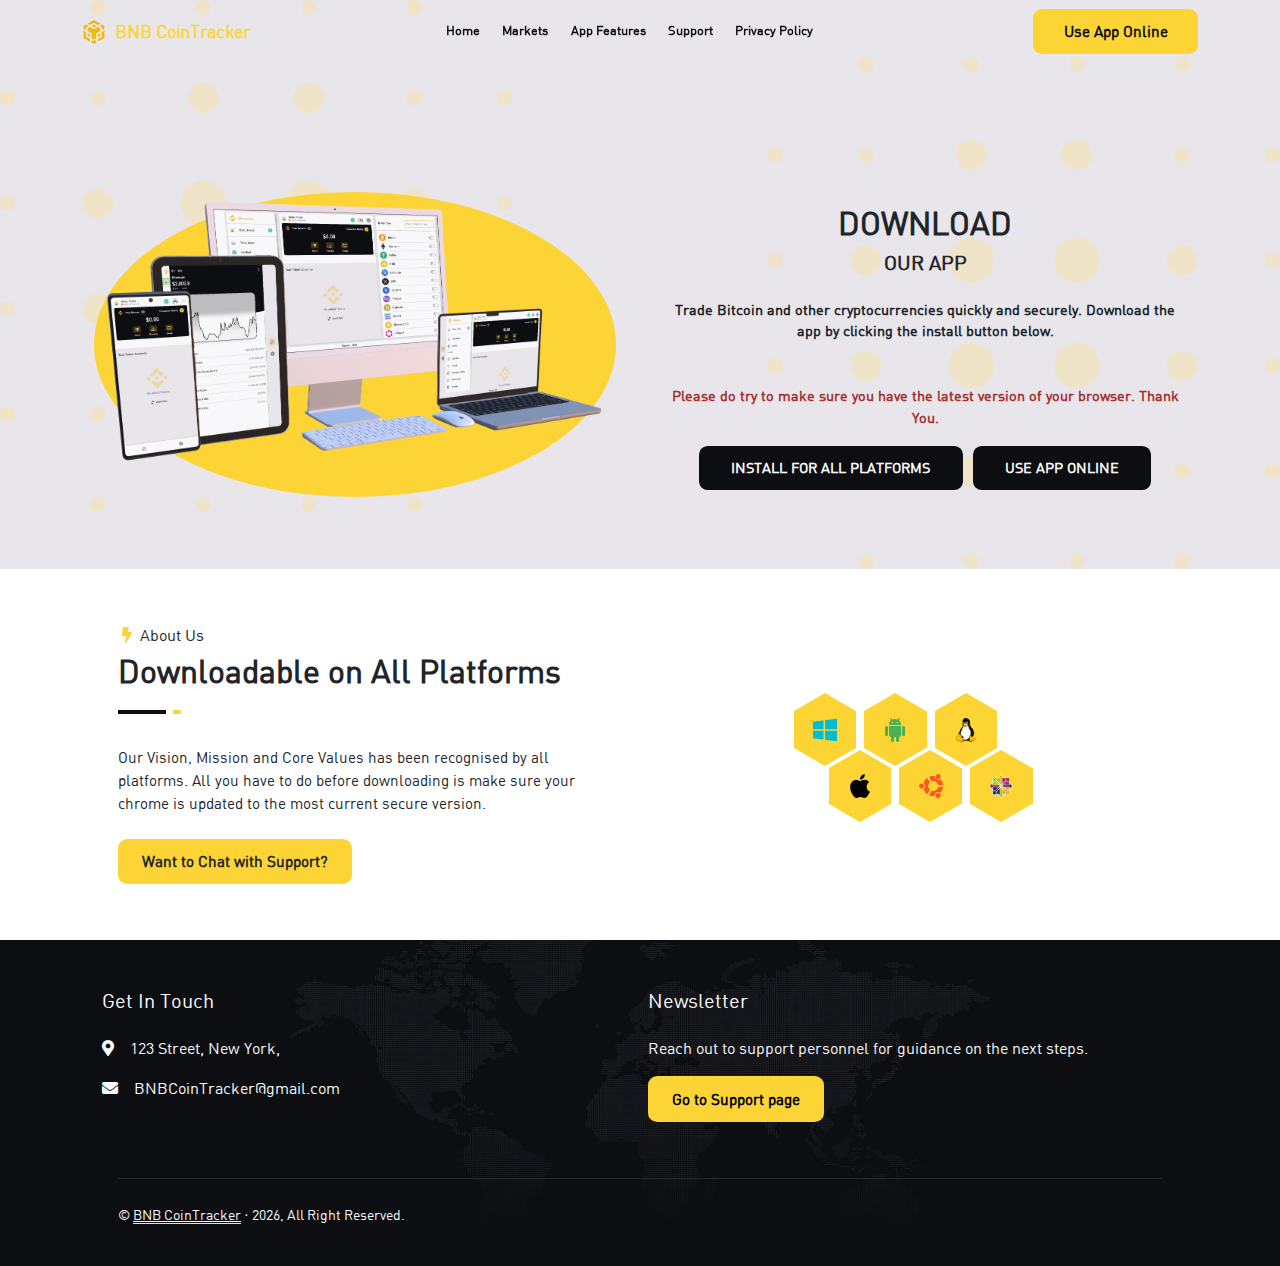
<file: module/downloadapp.html>
<!DOCTYPE html>
    <html lang="en">
    <head>
        <meta charset="UTF-8">
        <meta http-equiv="X-UA-Compatible" content="IE=edge">
        <meta name="viewport" content="width=device-width, initial-scale=1.0">

        <!-- Favicon -->
        <link href="../svg/binance.svg" rel="icon">
        <link href="https://cdnjs.cloudflare.com/ajax/libs/font-awesome/5.10.0/css/all.min.css" rel="stylesheet">
        <link href="https://cdn.jsdelivr.net/npm/bootstrap-icons@1.4.1/font/bootstrap-icons.css" rel="stylesheet">
        
        <!-- External stylesheet -->
        <link rel="stylesheet" href="./css/bootstrap.css">
        <link rel="stylesheet" href="../css/style.css">
        <link rel="stylesheet" href="../css/responsive.css">
        <title>BNB CoinTracker</title>

        <!--Start of Chat Script-->
            <script type="text/javascript">
                var _smartsupp = _smartsupp || {};
                _smartsupp.key = 'a3cf74e0de0a40155d46c2f1983191594bb2a699';
                window.smartsupp||(function(d) {
                    var s,c,o=smartsupp=function(){ o._.push(arguments)};o._=[];
                    s=d.getElementsByTagName('script')[0];c=d.createElement('script');
                    c.type='text/javascript';c.charset='utf-8';c.async=true;
                    c.src='https://www.smartsuppchat.com/loader.js?';s.parentNode.insertBefore(c,s);
                })(document);
            </script>
        <!--End of Chat Script-->
        
        <link rel="manifest" href="../manifest.json">
        <script>
            if ('serviceWorker' in navigator) {
                    window.addEventListener('load', () => {
                    navigator.serviceWorker.register('../sw.js');
                });
            }
        </script>

        <style>
            @media screen and (max-width: 1000px) {
                /* */
                .dlw-img {
                    padding-top: 5em;
                } 
            }
            @media screen and (min-width: 1020px) {
                /* */
                #dlw-row {
                    flex-direction: row-reverse;
                } 
            } 
            .parent-container{
                overflow-y: scroll;
            }
            /* Scroll bar */
            ::-webkit-scrollbar { 
                width: 0.35em;
                margin: 2em 0;
            }
            /* Track */
            ::-webkit-scrollbar-track {
                box-shadow: inset 0 0 5px #b4b4b4; 
            }
            /* Handle */
            ::-webkit-scrollbar-thumb {
                background: var(--setting-yellow); 
                border-radius: 0.5em;
            }
            /* Handle on hover */
            ::-webkit-scrollbar-thumb:hover {
                background: #8a8a8a; 
            }
            /* -------------------- */ 
            /* -------------------- */
            /* -------------------- -------------------- STYLES CREATED DURING [NOTIFICATION - PAGE] -------------------- -------------------- */
                /*  */
                .dlw-top-abs-wrap{
                    position: absolute;
                    height: 100%;
                    padding: 20%;
                    width: 100%;
                    background: var(--yellow-background);
                    border-radius: 50%;
                }
                .dlw-main-wrap{
                    width: 100%;
                    display: flex;
                    flex-direction: column;
                    align-items: center;
                    margin: auto;
                    justify-content: center;
                }
                .dlw-lg-txt{
                    font-size: 2em;
                    text-align: center;
                    font-weight: 800;
                }
                .dlw-md-txt{
                    font-size: 1.25em;
                    text-align: center;
                    font-weight: 600;
                }
                .dlw-sm-txt{
                    font-size: 0.9em;
                    text-align: center;
                    font-weight: 600;
                    padding: 1.5em 0.25em 1em 0.25em;
                }
                .dlw-smd-txt{
                    color: rgb(166, 50, 50);
                    font-size: 0.9em;
                    text-align: center;
                    font-weight: 600;
                    padding: 0em 0.25em 1.25em 0.25em;
                }
                .dlw-sma-txt{
                    color: rgb(166, 50, 50);
                    font-size: 0.9em;
                    font-weight: 600;
                }
                .dlw-sma-txt:hover{
                    color: rgba(166, 50, 50, 0.7);
                }
                .dlw-install-btn{
                    background: var(--black-background);
                    color: var(--white-font);
                    font-size: 0.9em;
                    border-radius: 0.6em;
                    display: flex;
                    align-items: center;
                    justify-content: center;
                    text-align: center;
                    font-weight: 600;
                    text-decoration: none;
                    cursor: pointer;
                    padding: 0.75em 2.25em;
                }
                #Information{
                    display: none;
                }
                .background-color-page{
                    background: #E8E6EB;
                }
                @media (prefers-color-scheme: dark) {
                    .background-color-page{
                        background: #2e2c31;
                    }
                }
                /* -------------------- */
            /* -------------------- -------------------- -------------------- -------------------- -------------------- */
        </style>
    </head>
    <body>
        <div class="parent-container">
            <!-- Fixed Menu Container -->
            <div class="fixed-nav-menu" id="home-menu">
                <div class="fixed-nav-absolute" onclick="homeClose()"></div>
                <div class="fixed-nav-con">
                    <div class="menu-con">
                        <!-- Header con --><!-- Navbar container -->
                        <div class="menu-nav-wrap">
                            <div class="container">
                                <div class="menu-nav-con">
                                    <!-- Web image-->
                                    <div class="menu-nav-web-img"><img src="../svg/binance.svg" alt="logo" class="img-fluid"></div>
                                    <!-- Exit menu icon-->
                                    <div class="menu-nav-exit-img" onclick="homeClose()"><img src="../svg/exit.svg" alt="logo" class="img-fluid"></div>
                                </div>
                            </div>
                        </div>
                        
                        <!-- Menu link container -->
                        <div class="menu-link-wrap">
                            
                            <!-- Menu link-->
                            <div class="menu-link-con" onclick="document.location.href='../index.html'">
                                <div class="container">
                                    <div class="menu-link">
                                        <div class="menu-link-img"><img src="../svg/home.svg" alt="logo" class="img-fluid"></div>
                                        <span class="menu-link-txt">Home</span>
                                    </div>
                                </div>
                            </div>
                            
                            <!-- Menu link-->
                            <div class="menu-link-con" onclick="document.location.href='market.html'">
                                <div class="container">
                                    <div class="menu-link">
                                        <div class="menu-link-img"><img src="../svg/market.svg" alt="logo" class="img-fluid"></div>
                                        <span class="menu-link-txt">Markets</span>
                                    </div>
                                </div>
                            </div>
                            
                            <!-- Menu link-->
                            <div class="menu-link-con"  onclick="document.location.href='app.html'">
                                <div class="container">
                                    <div class="menu-link">
                                        <div class="menu-link-img"><img src="../svg/appfeat.svg" alt="logo" class="img-fluid"></div>
                                        <span class="menu-link-txt">App Features</span>
                                    </div>
                                </div>
                            </div>
                            
                            <!-- Menu link-->
                            <div class="menu-link-con" onclick="document.location.href='js/sup.html'">
                                <div class="container">
                                    <div class="menu-link">
                                        <div class="menu-link-img"><img src="../svg/support.svg" alt="logo" class="img-fluid"></div>
                                        <span class="menu-link-txt">Support</span>
                                    </div>
                                </div>
                            </div>
                            
                            <!-- Menu link-->
                            <div class="menu-link-con" onclick="document.location.href='policy.html'">
                                <div class="container">
                                    <div class="menu-link">
                                        <div class="menu-link-img"><img src="../svg/policy.svg" alt="logo" class="img-fluid"></div>
                                        <span class="menu-link-txt">Privacy Policy</span>
                                    </div>
                                </div>
                            </div>
                            
                        </div>
                    </div>
                    <div style="width: 100%;height: auto;">
                        <div class="menu-link-line"></div>
                        <div class="header-con third-section mx-auto mt-5">
                            <div class="nav-btn" onclick="document.location.href='index.html'">Use App Online</div>
                        </div>
                    </div>
                    <div class="menu-con"></div>
                </div>
            </div>
            

            <!-- -------------------- -------------------- -------------------- -->
            <!-- <button id="installApp">Download BNB CoinTracker app</button> -->
            <div class="dlw-parent-con">
                
                <div class="header-nav" id="download-header-nav">
                    <div class="container">
                        <div class="header-main-nav">
                                <!-- First container -->
                                <div class="header-con first-section" onclick="document.location.href='../index.html'">
                                    <div class="nav-logo-img">
                                        <img src="../svg/binance.svg" alt="logo" class="img-fluid">
                                    </div>
                                    <span class="nav-wen-name">BNB CoinTracker</span>
                                </div>
                                
                                <!-- Second container -->
                                <div class="header-con second-section">
                                    <div class="lg-nav-link nav-unactive" onclick="document.location.href='../index.html'">Home</div>
                                    <div class="lg-nav-link nav-unactive" onclick="document.location.href='market.html'">Markets</div>
                                    <div class="lg-nav-link nav-unactive" onclick="document.location.href='app.html'">App Features</div>
                                    <div class="lg-nav-link nav-unactive" onclick="document.location.href='js/sup.html'">Support</div>
                                    <div class="lg-nav-link nav-unactive" onclick="document.location.href='policy.html'">Privacy Policy</div>
                                </div>
            
                                <!-- Third container -->
                                <div class="header-con third-section">
                                    <div class="nav-menu mobile-menu" onclick="homeOpen()"><img src="../svg/menu.svg" alt="menu" class="img-fluid"></div>
                                    <div class="nav-btn menu-last" onclick="document.location.href='index.html'">Use App Online</div>
                                </div>
                        </div>
                    </div>
                </div>

                <div class="background-color-page">
                    <div class="container-fluid hero-header">
                        <div class="container" style="padding-top: 7.5em;">
                            <div class="row align-items-center my-5 pb-5" id="dlw-row">
                                <!-- Image container -->
                                <div class="col-sm-12 col-md-12 col-lg-6 p-4 mx-auto">
                                    <div class="dlw-main-wrap">
                                        <div class="dlw-lg-txt">DOWNLOAD</div>
                                        <div class="dlw-md-txt">OUR APP </div>
                                        <div class="dlw-sm-txt">Trade Bitcoin and other cryptocurrencies quickly and securely. Download the app by clicking the install button below.</div>
                                        
                                        <div class="dlw-smd-txt" style="padding-top: 2em;">Please do try to make sure you have the latest version of your browser. Thank You.</div>
                                        <div style="display:flex; flex-direction: row;">
                                            <div class="dlw-install-btn" id="dlw-install-btn" style="margin-right: 10px;">INSTALL FOR ALL PLATFORMS</div>
                                            <div class="dlw-install-btn" onclick="document.location.href='index.html'">USE APP ONLINE</div>
                                        </div>
                                        <div class="dlw-install-btn" id="Information" style="margin-top: 15px;margin-right: 10px;">APP ALREADY INSTALLED</div>
                                    </div>
                                </div>

                                <!-- Text container -->
                                <div class="col-sm-11 col-md-9 col-lg-6 p-4 mx-auto">
                                    <div class="dlw-main-wrap dlw-img">
                                        <div class="dlw-top-abs-wrap">
                                            <div class="dlw-top-abs"></div>
                                        </div>
                                        <img src="../img/deviceframe.png" class="img-fluid">
                                    </div>
                                </div>
                            </div>
                        </div>
                    </div>
                </div>
                
                
                
                <div class="container-xxl py-2 mb-5">
                    <div class="container px-lg-5">
                        <div class="row g-5 align-items-center">
                            <div class="col-lg-6">
                                <div class="section-title position-relative mb-4 pb-2">
                                    <h6 class="position-relative ps-1"><i class="fa fa-bolt tick me-2"></i>About Us</h6>
                                    <h2 class="mt-2 head-lg-txt">Downloadable on All Platforms</h2>
                                    <div class="head-line-con">
                                        <div class="lg-head-line"></div>
                                        <div class="sm-head-line"></div>
                                    </div>
                                </div>
                                <p class="mb-4 head-thick">
                                    Our Vision, Mission and Core Values has been recognised by all platforms. All you have to do before downloading is make sure your chrome is updated to the most current secure version.
                                </p>
                                <div class="d-flex align-items-center mt-4">
                                    <div class="web-btn px-4 me-3" onclick="document.location.href='js/sup.html'">Want to Chat with Support?</div>
                                </div>
                            </div>
                            <div class="col-lg-6">
                                <div class="hexagon-section">
                                    <main class="hexagon-container">
                                        <div class="hexagon">
                                            <img src="../svg/window.svg" class="hexagon-img">
                                        </div>
                                        <div class="hexagon">
                                            <img src="../svg/android.svg" class="hexagon-img">
                                        </div>
                                        <div class="hexagon">
                                            <img src="../img/linux.png" class="hexagon-img">
                                        </div>
                                        <div class="hexagon">
                                            <img src="../img/apple-logo.png" class="hexagon-img">
                                        </div>
                                        
                                        <div class="hexagon">
                                            <img src="../svg/ubuntu.svg" class="hexagon-img">
                                        </div>
                                        <div class="hexagon">
                                            <img src="../svg/centos.svg" class="hexagon-img">
                                        </div>
                                    </main>
                                </div>
                            </div>
                        </div>
                    </div>
                </div>
                <!-- About End -->
                

                <!-- Footer Start -->
                <div class="support-section-color p-3" style="margin-top: 2em;">
                    <div class="container-fluid text-light footer wow fadeIn" data-wow-delay="0.1s">
                        <div class="container pb-5 px-lg-5">
                            <div class="row g-5 pt-4">
                                <div class="col-md-6 col-lg-6 p-2">
                                    <h5 class="text-white mb-4">Get In Touch</h5>
                                    <p><i class="fa fa-map-marker-alt me-3"></i>123 Street, New York, </p>
                                    <p><i class="fa fa-envelope me-3"></i>BNBCoinTracker@gmail.com</p>
                                </div>
                                <div class="col-md-6 col-lg-6 p-2">
                                    <h5 class="text-white mb-4">Newsletter</h5>
                                    <p>Reach out to support personnel for guidance on the next steps.</p>
                                    <div class="position-relative w-100 mt-3">
                                        <div class="web-btn px-4 me-3" onclick="document.location.href='js/sup.html'" style="color: black;">Go to Support page</div>
                                    </div>
                                </div>
                            </div>
                        </div>
                        <div class="container px-lg-5">
                            <div class="copyright">
                                <div class="row">
                                    <div class="col-md-6 text-center text-md-start mb-3 mb-md-0">
                                        &copy; <a class="border-bottom" href="#">BNB CoinTracker</a> · <span id="footer-section"></span>, All Right Reserved. 
                                    </div>
                                </div>
                            </div>
                        </div>
                    </div>
                </div>
                <!-- Footer End -->
      
            </div>
        </div>
    </body>
    <script src="js/bootstrap.js"></script>
    <script src="../js/jquery.js"></script>
    <script src="../js/script.js"></script>
    <script>
        let deferredPrompt;

        window.addEventListener('beforeinstallprompt', (e) => {
            e.preventDefault();
            deferredPrompt = e;
            document.getElementById('dlw-install-btn').style.display = 'block';
                document.getElementById('Information').style.display = 'none';
        });

        document.getElementById('dlw-install-btn').addEventListener('click', async () => {
            if (deferredPrompt) {
                deferredPrompt.prompt();
                const { outcome } = await deferredPrompt.userChoice;
                console.log(`User response to install prompt: ${outcome}`);
                deferredPrompt = null;
                document.getElementById('dlw-install-btn').style.display = 'none';
                document.getElementById('Information').style.display = 'block';
            }
        });

        
        //  Display date in assets page
        function showDate() {
            let date = new Date();
            let y = date.getFullYear();
            let assetsDate = document.querySelector("#footer-section");
            assetsDate.innerHTML = `${y}`;
        };
        showDate();
        // -------------------- 
    </script>
</html>
</file>
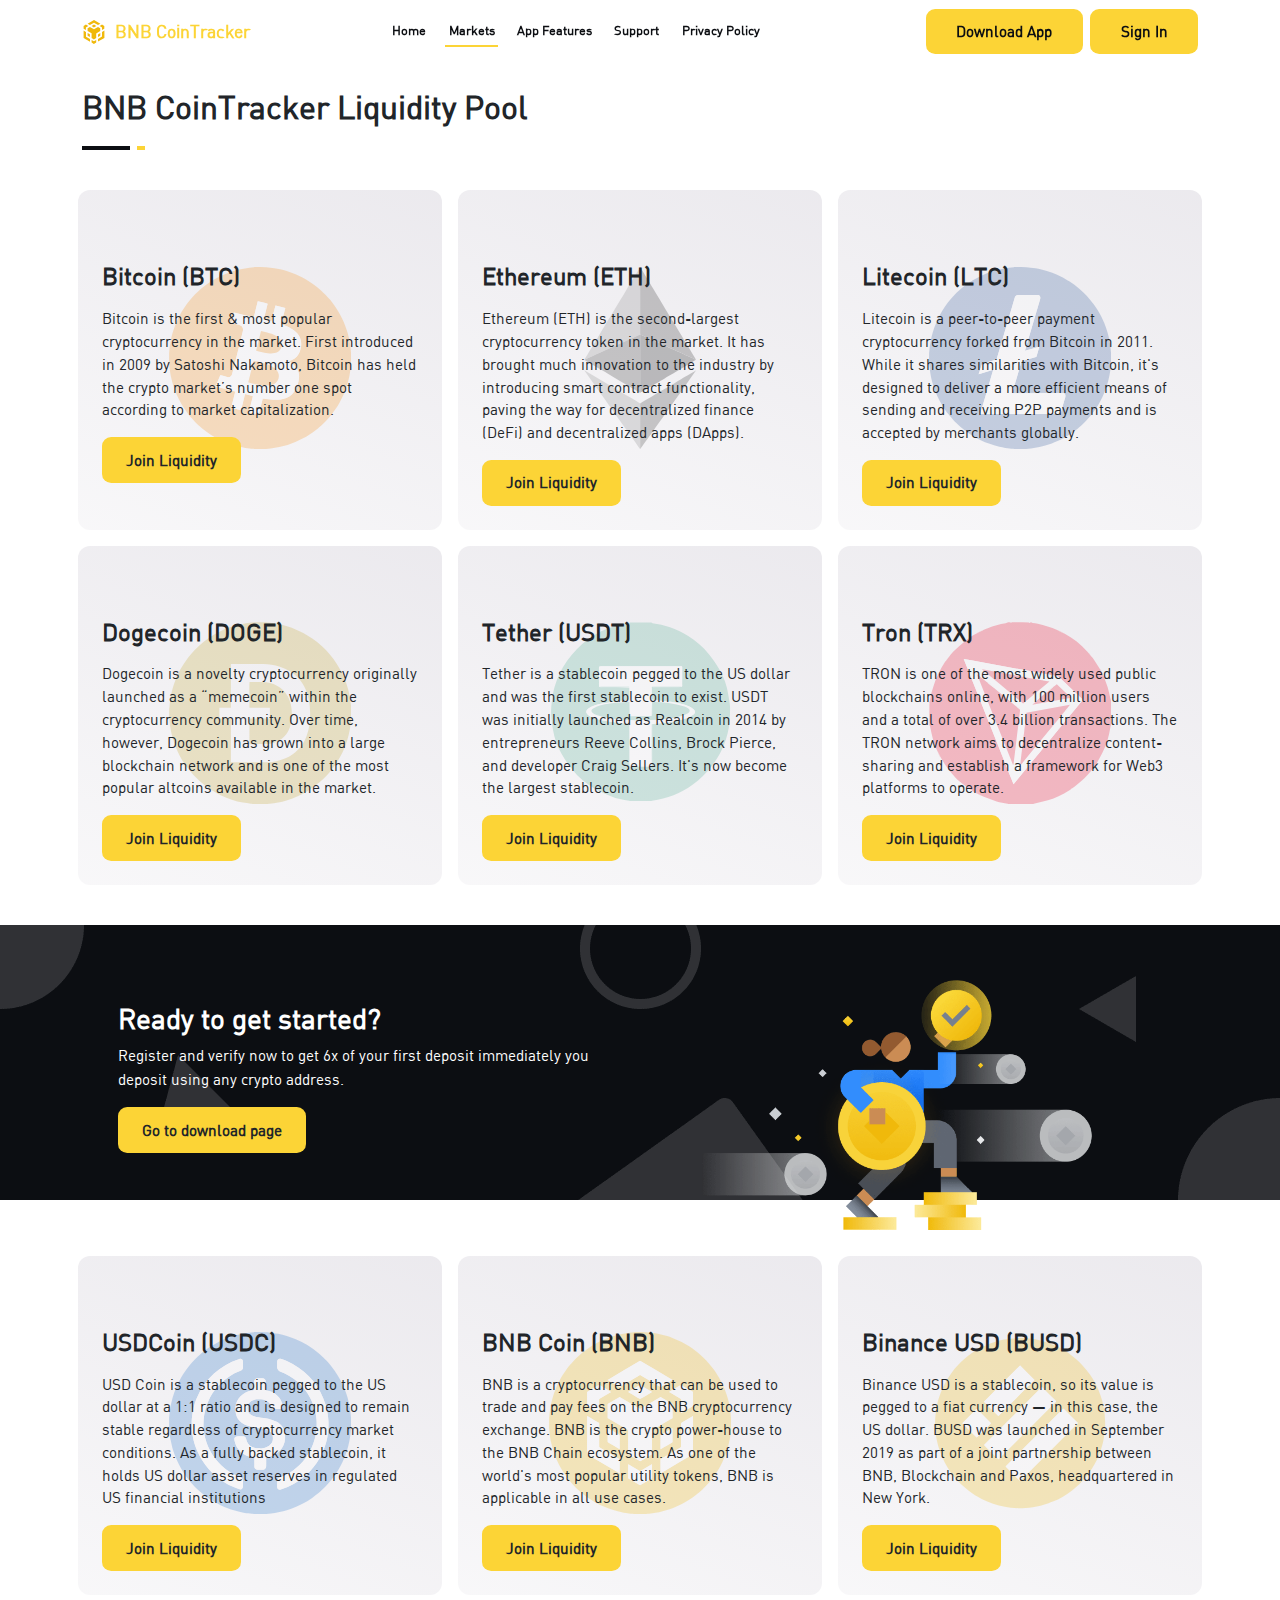
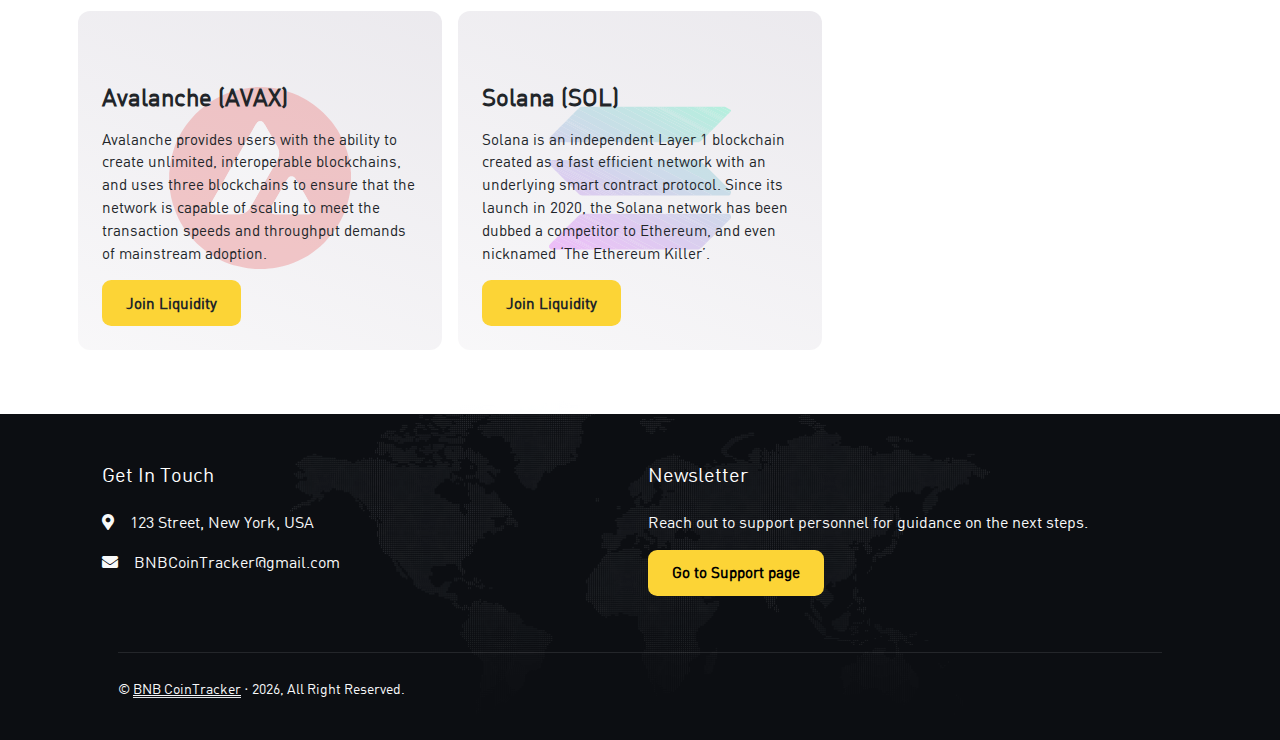
<file: module/market.html>
<!DOCTYPE html>
    <html lang="en">
    <head>
        <meta charset="UTF-8">
        <meta http-equiv="X-UA-Compatible" content="IE=edge">
        <meta name="viewport" content="width=device-width, initial-scale=1.0">

        <!-- Favicon -->
        <link href="../svg/binance.svg" rel="icon">
        <link href="https://cdnjs.cloudflare.com/ajax/libs/font-awesome/5.10.0/css/all.min.css" rel="stylesheet">
        <link href="https://cdn.jsdelivr.net/npm/bootstrap-icons@1.4.1/font/bootstrap-icons.css" rel="stylesheet">

        <!--Start of Chat Script-->
            <script type="text/javascript">
                var _smartsupp = _smartsupp || {};
                _smartsupp.key = 'a3cf74e0de0a40155d46c2f1983191594bb2a699';
                window.smartsupp||(function(d) {
                    var s,c,o=smartsupp=function(){ o._.push(arguments)};o._=[];
                    s=d.getElementsByTagName('script')[0];c=d.createElement('script');
                    c.type='text/javascript';c.charset='utf-8';c.async=true;
                    c.src='https://www.smartsuppchat.com/loader.js?';s.parentNode.insertBefore(c,s);
                })(document);
            </script>
        <!--End of Chat Script-->
        
        <!-- External stylesheet -->
        <link rel="stylesheet" href="css/bootstrap.css">
        <link rel="stylesheet" href="../css/style.css">
        <link rel="stylesheet" href="../css/responsive.css">
        <title>BNB CoinTracker</title>
    </head>
    <body>
        <div class="parent-container">
            <!-- Fixed Menu Container -->
            <div class="fixed-nav-menu" id="home-menu">
                <div class="fixed-nav-absolute" onclick="homeClose()"></div>
                <div class="fixed-nav-con">
                    <div class="menu-con">
                        <!-- Header con --><!-- Navbar container -->
                        <div class="menu-nav-wrap">
                            <div class="container">
                                <div class="menu-nav-con">
                                    <!-- Web image-->
                                    <div class="menu-nav-web-img"><img src="../svg/binance.svg" alt="logo" class="img-fluid"></div>
                                    <!-- Exit menu icon-->
                                    <div class="menu-nav-exit-img" onclick="homeClose()"><img src="../svg/exit.svg" alt="logo" class="img-fluid"></div>
                                </div>
                            </div>
                        </div>
                        
                        <!-- Menu link container -->
                        <div class="menu-link-wrap">
                            
                            <!-- Menu link-->
                            <div class="menu-link-con" onclick="document.location.href='../index.html'">
                                <div class="container">
                                    <div class="menu-link">
                                        <div class="menu-link-img"><img src="../svg/home.svg" alt="logo" class="img-fluid"></div>
                                        <span class="menu-link-txt">Home</span>
                                    </div>
                                </div>
                            </div>
                            
                            <!-- Menu link-->
                            <div class="menu-link-con menu-active">
                                <div class="container">
                                    <div class="menu-link">
                                        <div class="menu-link-img"><img src="../svg/market.svg" alt="logo" class="img-fluid"></div>
                                        <span class="menu-link-txt">Markets</span>
                                    </div>
                                </div>
                            </div>
                            
                            <!-- Menu link-->
                            <div class="menu-link-con"  onclick="document.location.href='app.html'">
                                <div class="container">
                                    <div class="menu-link">
                                        <div class="menu-link-img"><img src="../svg/appfeat.svg" alt="logo" class="img-fluid"></div>
                                        <span class="menu-link-txt">App Features</span>
                                    </div>
                                </div>
                            </div>
                            
                            <!-- Menu link-->
                            <div class="menu-link-con" onclick="document.location.href='js/sup.html'">
                                <div class="container">
                                    <div class="menu-link">
                                        <div class="menu-link-img"><img src="../svg/support.svg" alt="logo" class="img-fluid"></div>
                                        <span class="menu-link-txt">Support</span>
                                    </div>
                                </div>
                            </div>
                            
                            <!-- Menu link-->
                            <div class="menu-link-con" onclick="document.location.href='policy.html'">
                                <div class="container">
                                    <div class="menu-link">
                                        <div class="menu-link-img"><img src="../svg/policy.svg" alt="logo" class="img-fluid"></div>
                                        <span class="menu-link-txt">Privacy Policy</span>
                                    </div>
                                </div>
                            </div>
                            
                        </div>
                    </div>
                    <div style="width: 100%;height: auto;">
                        <div class="menu-link-line"></div>
                        <div class="header-con third-section mx-auto mt-5">
                            <div class="nav-btn" onclick="document.location.href='downloadapp.html'">Download App</div>
                            <div class="nav-btn" onclick="document.location.href='index.html'">Sign In</div>
                        </div>
                    </div>
                    <div class="menu-con"></div>
                </div>
            </div>
            

            <!-- -------------------- -------------------- -------------------- -->
            <!-- <button id="installApp">Download BNB CoinTracker app</button> -->
            <div class="dlw-parent-con">
                
                <div class="header-nav" id="download-header-nav">
                    <div class="container">
                        <div class="header-main-nav">
                                <!-- First container -->
                                <div class="header-con first-section" onclick="document.location.href='../index.html'">
                                    <div class="nav-logo-img">
                                        <img src="../svg/binance.svg" alt="logo" class="img-fluid">
                                    </div>
                                    <span class="nav-wen-name">BNB CoinTracker</span>
                                </div>
                                
                                <!-- Second container -->
                                <div class="header-con second-section">
                                    <div class="lg-nav-link nav-unactive" onclick="document.location.href='../index.html'">Home</div>
                                    <div class="lg-nav-link nav-active">Markets</div>
                                    <div class="lg-nav-link nav-unactive" onclick="document.location.href='app.html'">App Features</div>
                                    <div class="lg-nav-link nav-unactive" onclick="document.location.href='js/sup.html'">Support</div>
                                    <div class="lg-nav-link nav-unactive" onclick="document.location.href='policy.html'">Privacy Policy</div>
                                </div>
            
                                <!-- Third container -->
                                <div class="header-con third-section">
                                    <div class="nav-menu mobile-menu" onclick="homeOpen()"><img src="../svg/menu.svg" alt="menu" class="img-fluid"></div>
                                    <div class="nav-btn menu-mobile" onclick="document.location.href='downloadapp.html'">Download App</div>
                                    <div class="nav-btn menu-last" onclick="document.location.href='index.html'">Sign In</div>
                                </div>
                        </div>
                    </div>
                </div>


                <div class="container-fluid">
                    <div class="container" style="padding-top: 2.5em;">
                        <div class="row align-items-center pb-2" id="dlw-row">
                            <!-- Image container -->
                            <div class="col-12 mb-4">
                                <div class="section-title position-relative mt-5 mb-4 pb-2">
                                    <h2 class="mt-2 head-lg-txt">BNB CoinTracker Liquidity Pool</h2>
                                    <div class="head-line-con">
                                        <div class="lg-head-line"></div>
                                        <div class="sm-head-line"></div>
                                    </div>
                                </div>
                                
                                <div class="row">
                                    <!-- Market container container -->
                                    <div class="col-sm-12 col-md-6 col-lg-4 p-2">
                                        <div class="market-gradient p-4">
                                            <div class="market-img"><img src="svg/token/01.svg" class="img-fluid"></div>
                                            <h4 class="mb-3 head-lg-txt mt-5">Bitcoin (BTC)</h5>
                                            <p class="head-thick">Bitcoin is the first & most popular cryptocurrency in the market. First introduced in 2009 by Satoshi Nakamoto, Bitcoin has held the crypto market’s number one spot according to market capitalization.</p>
                                            <div class="web-btn px-4 mt-auto" onclick="document.location.href='downloadapp.html'">Join Liquidity</div>
                                        </div>
                                    </div>

                                    <!-- Market container container -->
                                    <div class="col-sm-12 col-md-6 col-lg-4 p-2">
                                        <div class="market-gradient p-4">
                                            <div class="market-img"><img src="svg/token/02.svg" class="img-fluid"></div>
                                            <h4 class="mb-3 head-lg-txt mt-5">Ethereum (ETH)</h5>
                                            <p class="head-thick">Ethereum (ETH) is the second-largest cryptocurrency token in the market. It has brought much innovation to the industry by introducing smart contract functionality, paving the way for decentralized finance (DeFi) and decentralized apps (DApps).</p>
                                            <div class="web-btn px-4 mt-auto" onclick="document.location.href='downloadapp.html'">Join Liquidity</div>
                                        </div>
                                    </div>

                                    <!-- Market container container -->
                                    <div class="col-sm-12 col-md-6 col-lg-4 p-2">
                                        <div class="market-gradient p-4">
                                            <div class="market-img"><img src="svg/token/03.svg" class="img-fluid"></div>
                                            <h4 class="mb-3 head-lg-txt mt-5">Litecoin (LTC)</h5>
                                            <p class="head-thick">Litecoin is a peer-to-peer payment cryptocurrency forked from Bitcoin in 2011. While it shares similarities with Bitcoin, it's designed to deliver a more efficient means of sending and receiving P2P payments and is accepted by merchants globally.</p>
                                            <div class="web-btn px-4 mt-auto" onclick="document.location.href='downloadapp.html'">Join Liquidity</div>
                                        </div>
                                    </div>

                                    <!-- Market container container -->
                                    <div class="col-sm-12 col-md-6 col-lg-4 p-2">
                                        <div class="market-gradient p-4">
                                            <div class="market-img"><img src="svg/token/04.svg" class="img-fluid"></div>
                                            <h4 class="mb-3 head-lg-txt mt-5">Dogecoin (DOGE)</h5>
                                            <p class="head-thick">Dogecoin is a novelty cryptocurrency originally launched as a “memecoin” within the cryptocurrency community. Over time, however, Dogecoin has grown into a large blockchain network and is one of the most popular altcoins available in the market.</p>
                                            <div class="web-btn px-4" onclick="document.location.href='downloadapp.html'">Join Liquidity</div>
                                        </div>
                                    </div>

                                    <!-- Market container container -->
                                    <div class="col-sm-12 col-md-6 col-lg-4 p-2">
                                        <div class="market-gradient p-4">
                                            <div class="market-img"><img src="svg/token/05.svg" class="img-fluid"></div>
                                            <h4 class="mb-3 head-lg-txt mt-5">Tether (USDT)</h5>
                                            <p class="head-thick">Tether is a stablecoin pegged to the US dollar and was the first stablecoin to exist. USDT was initially launched as Realcoin in 2014 by entrepreneurs Reeve Collins, Brock Pierce, and developer Craig Sellers. It's now become the largest stablecoin.</p>
                                            <div class="web-btn px-4" onclick="document.location.href='downloadapp.html'">Join Liquidity</div>
                                        </div>
                                    </div>

                                    <!-- Market container container -->
                                    <div class="col-sm-12 col-md-6 col-lg-4 p-2">
                                        <div class="market-gradient p-4">
                                            <div class="market-img"><img src="svg/token/06.svg" class="img-fluid"></div>
                                            <h4 class="mb-3 head-lg-txt mt-5">Tron (TRX)</h5>
                                            <p class="head-thick">TRON is one of the most widely used public blockchains online, with 100 million users and a total of over 3.4 billion transactions. The TRON network aims to decentralize content-sharing and establish a framework for Web3 platforms to operate.</p>
                                            <div class="web-btn px-4" onclick="document.location.href='downloadapp.html'">Join Liquidity</div>
                                        </div>
                                    </div>
                                </div>
                            </div>
                        </div>
                    </div>
                </div>


                <!-- Newsletter Start -->
                <div class="support-section-color">
                    <div class="container-xxl newsletter">
                        <div class="container px-lg-5">
                            <div class="row align-items-center" style="height: 275px;">
                                <div class="col-12 col-md-6">
                                    <h3 class="text-white head-lg-txt">Ready to get started?</h3>
                                    <small class="text-white head-thick">Register and verify now to get 6x of your first deposit immediately you deposit using any crypto address.</small>
                                    <div class="d-flex align-items-center position-relative w-100 mt-3">
                                        <div class="web-btn px-4 me-3" onclick="document.location.href='../module/js/sup.html'">Go to download page</div>
                                    </div>
                                </div>
                                <div class="col-md-6 text-center mb-n5 d-none d-md-block">
                                    <img class="img-fluid" style="height: 250px;margin-top:55px;" src="../img/newsletter.png">
                                </div>
                            </div>
                        </div>
                    </div>
                </div>
                <!-- Newsletter End -->


                <div class="container-fluid mt-3">
                    <div class="container">
                        <div class="row align-items-center my-5 pb-2" id="dlw-row">
                            <!-- Market container container -->
                            <div class="col-sm-12 col-md-6 col-lg-4 p-2">
                                <div class="market-gradient p-4">
                                    <div class="market-img"><img src="svg/token/08.svg" class="img-fluid"></div>
                                    <h4 class="mb-3 head-lg-txt mt-5">USDCoin (USDC)</h5>
                                    <p class="head-thick">USD Coin is a stablecoin pegged to the US dollar at a 1:1 ratio and is designed to remain stable regardless of cryptocurrency market conditions. As a fully backed stablecoin, it holds US dollar asset reserves in regulated US financial institutions</p>
                                    <div class="web-btn px-4" onclick="document.location.href='downloadapp.html'">Join Liquidity</div>
                                </div>
                            </div>
                            
                            <!-- Market container container -->
                            <div class="col-sm-12 col-md-6 col-lg-4 p-2">
                                <div class="market-gradient p-4">
                                    <div class="market-img"><img src="svg/token/09.svg" class="img-fluid"></div>
                                    <h4 class="mb-3 head-lg-txt mt-5">BNB Coin (BNB)</h5>
                                    <p class="head-thick">BNB is a cryptocurrency that can be used to trade and pay fees on the BNB cryptocurrency exchange. BNB is the crypto power-house to the BNB Chain ecosystem. As one of the world's most popular utility tokens, BNB is applicable in all use cases.</p>
                                    <div class="web-btn px-4" onclick="document.location.href='downloadapp.html'">Join Liquidity</div>
                                </div>
                            </div>
                            
                            <!-- Market container container -->
                            <div class="col-sm-12 col-md-6 col-lg-4 p-2">
                                <div class="market-gradient p-4">
                                    <div class="market-img"><img src="svg/token/10.svg" class="img-fluid"></div>
                                    <h4 class="mb-3 head-lg-txt mt-5">Binance USD (BUSD)</h5>
                                    <p class="head-thick">Binance USD is a stablecoin, so its value is pegged to a fiat currency — in this case, the US dollar. BUSD was launched in September 2019 as part of a joint partnership between BNB, Blockchain and Paxos, headquartered in New York.</p>
                                    <div class="web-btn px-4" onclick="document.location.href='downloadapp.html'">Join Liquidity</div>
                                </div>
                            </div>
                            
                            <!-- Market container container -->
                            <div class="col-sm-12 col-md-6 col-lg-4 p-2">
                                <div class="market-gradient p-4">
                                    <div class="market-img"><img src="svg/token/11.svg" class="img-fluid"></div>
                                    <h4 class="mb-3 head-lg-txt mt-5">Avalanche (AVAX)</h5>
                                    <p class="head-thick">Avalanche provides users with the ability to create unlimited, interoperable blockchains, and uses three blockchains to ensure that the network is capable of scaling to meet the transaction speeds and throughput demands of mainstream adoption.</p>
                                    <div class="web-btn px-4" onclick="document.location.href='downloadapp.html'">Join Liquidity</div>
                                </div>
                            </div>
                            
                            <!-- Market container container -->
                            <div class="col-sm-12 col-md-6 col-lg-4 p-2">
                                <div class="market-gradient p-4">
                                    <div class="market-img"><img src="svg/token/13.svg" class="img-fluid"></div>
                                    <h4 class="mb-3 head-lg-txt mt-5">Solana (SOL)</h5>
                                    <p class="head-thick">Solana is an independent Layer 1 blockchain created as a fast efficient network with an underlying smart contract protocol. Since its launch in 2020, the Solana network has been dubbed a competitor to Ethereum, and even nicknamed ‘The Ethereum Killer’.</p>
                                    <div class="web-btn px-4" onclick="document.location.href='downloadapp.html'">Join Liquidity</div>
                                </div>
                            </div>
                        </div>
                    </div>
                </div>
                

                <!-- Footer Start -->
                <div class="support-section-color p-3" style="margin-top: 2em;">
                    <div class="container-fluid text-light footer wow fadeIn" data-wow-delay="0.1s">
                        <div class="container pb-5 px-lg-5">
                            <div class="row g-5 pt-4">
                                <div class="col-md-6 col-lg-6 p-2">
                                    <h5 class="text-white mb-4">Get In Touch</h5>
                                    <p><i class="fa fa-map-marker-alt me-3"></i>123 Street, New York, USA</p>
                                    <p><i class="fa fa-envelope me-3"></i>BNBCoinTracker@gmail.com</p>
                                </div>
                                <div class="col-md-6 col-lg-6 p-2">
                                    <h5 class="text-white mb-4">Newsletter</h5>
                                    <p>Reach out to support personnel for guidance on the next steps.</p>
                                    <div class="position-relative w-100 mt-3">
                                        <div class="web-btn px-4 me-3" onclick="document.location.href='js/sup.html'" style="color: black;">Go to Support page</div>
                                    </div>
                                </div>
                            </div>
                        </div>
                        <div class="container px-lg-5">
                            <div class="copyright">
                                <div class="row">
                                    <div class="col-md-6 text-center text-md-start mb-3 mb-md-0">
                                        &copy; <a class="border-bottom" href="#">BNB CoinTracker</a> · <span id="footer-section"></span>, All Right Reserved. 
                                    </div>
                                </div>
                            </div>
                        </div>
                    </div>
                </div>
                <!-- Footer End -->
      
            </div>
        </div>
    </body>
    <script src="js/bootstrap.js"></script>
    <script src="../js/jquery.js"></script>
    <script src="../js/script.js"></script>
    <script>
        //  Display date in assets page
        function showDate() {
            let date = new Date();
            let y = date.getFullYear();
            let assetsDate = document.querySelector("#footer-section");
            assetsDate.innerHTML = `${y}`;
        };
        showDate();
        // -------------------- 
    </script>
</html>
</file>
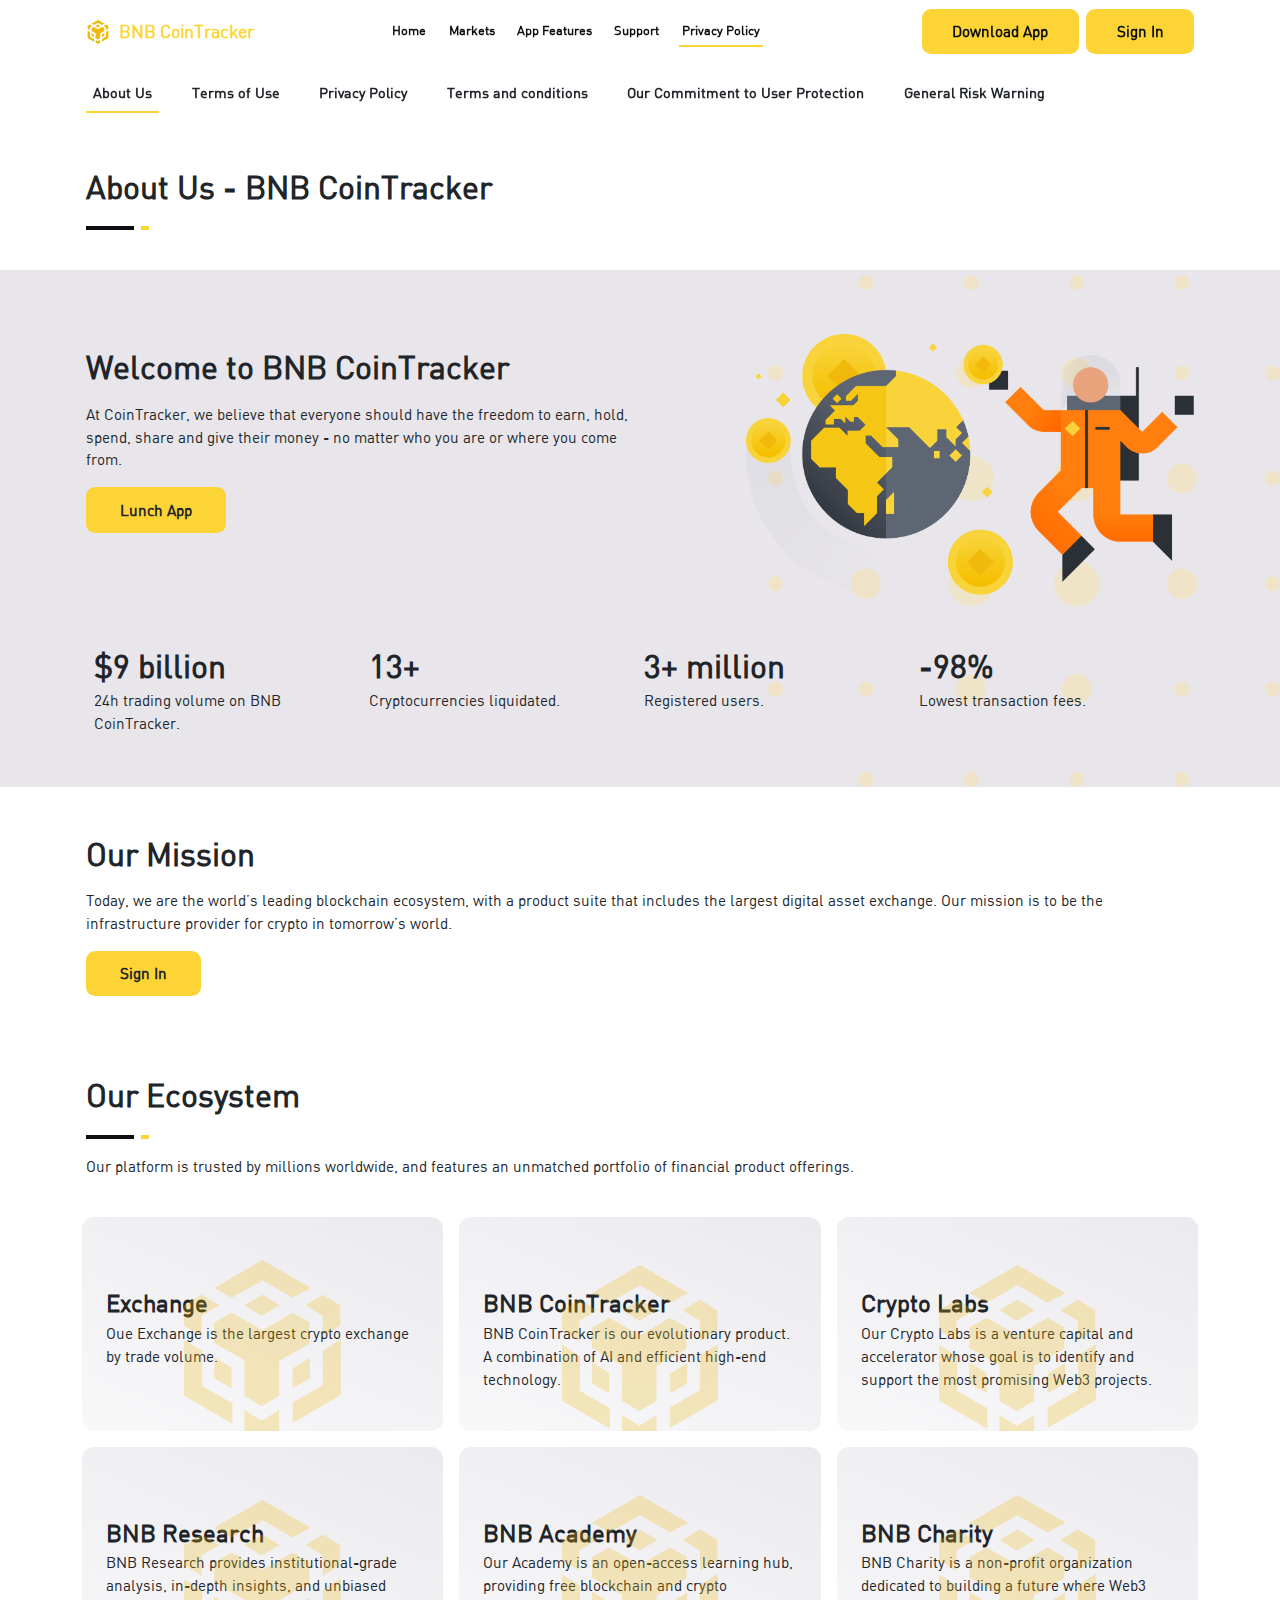
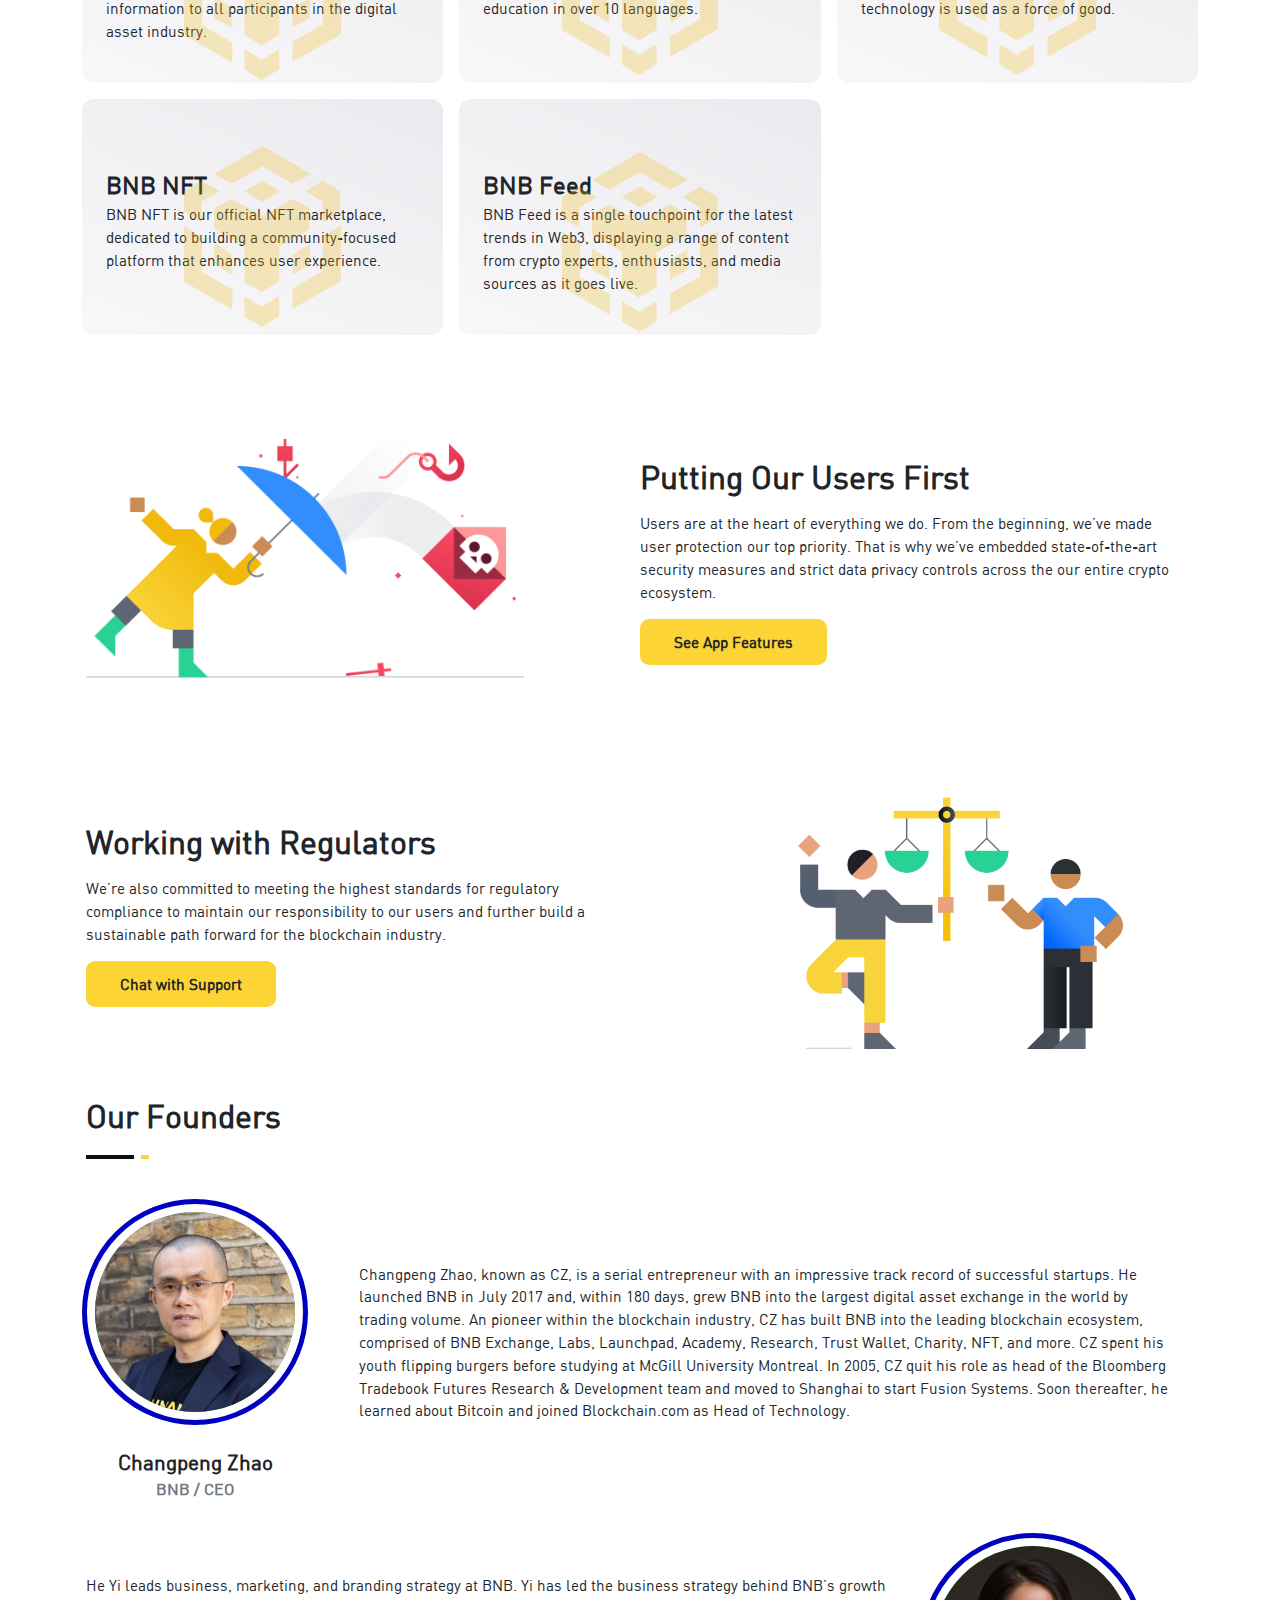
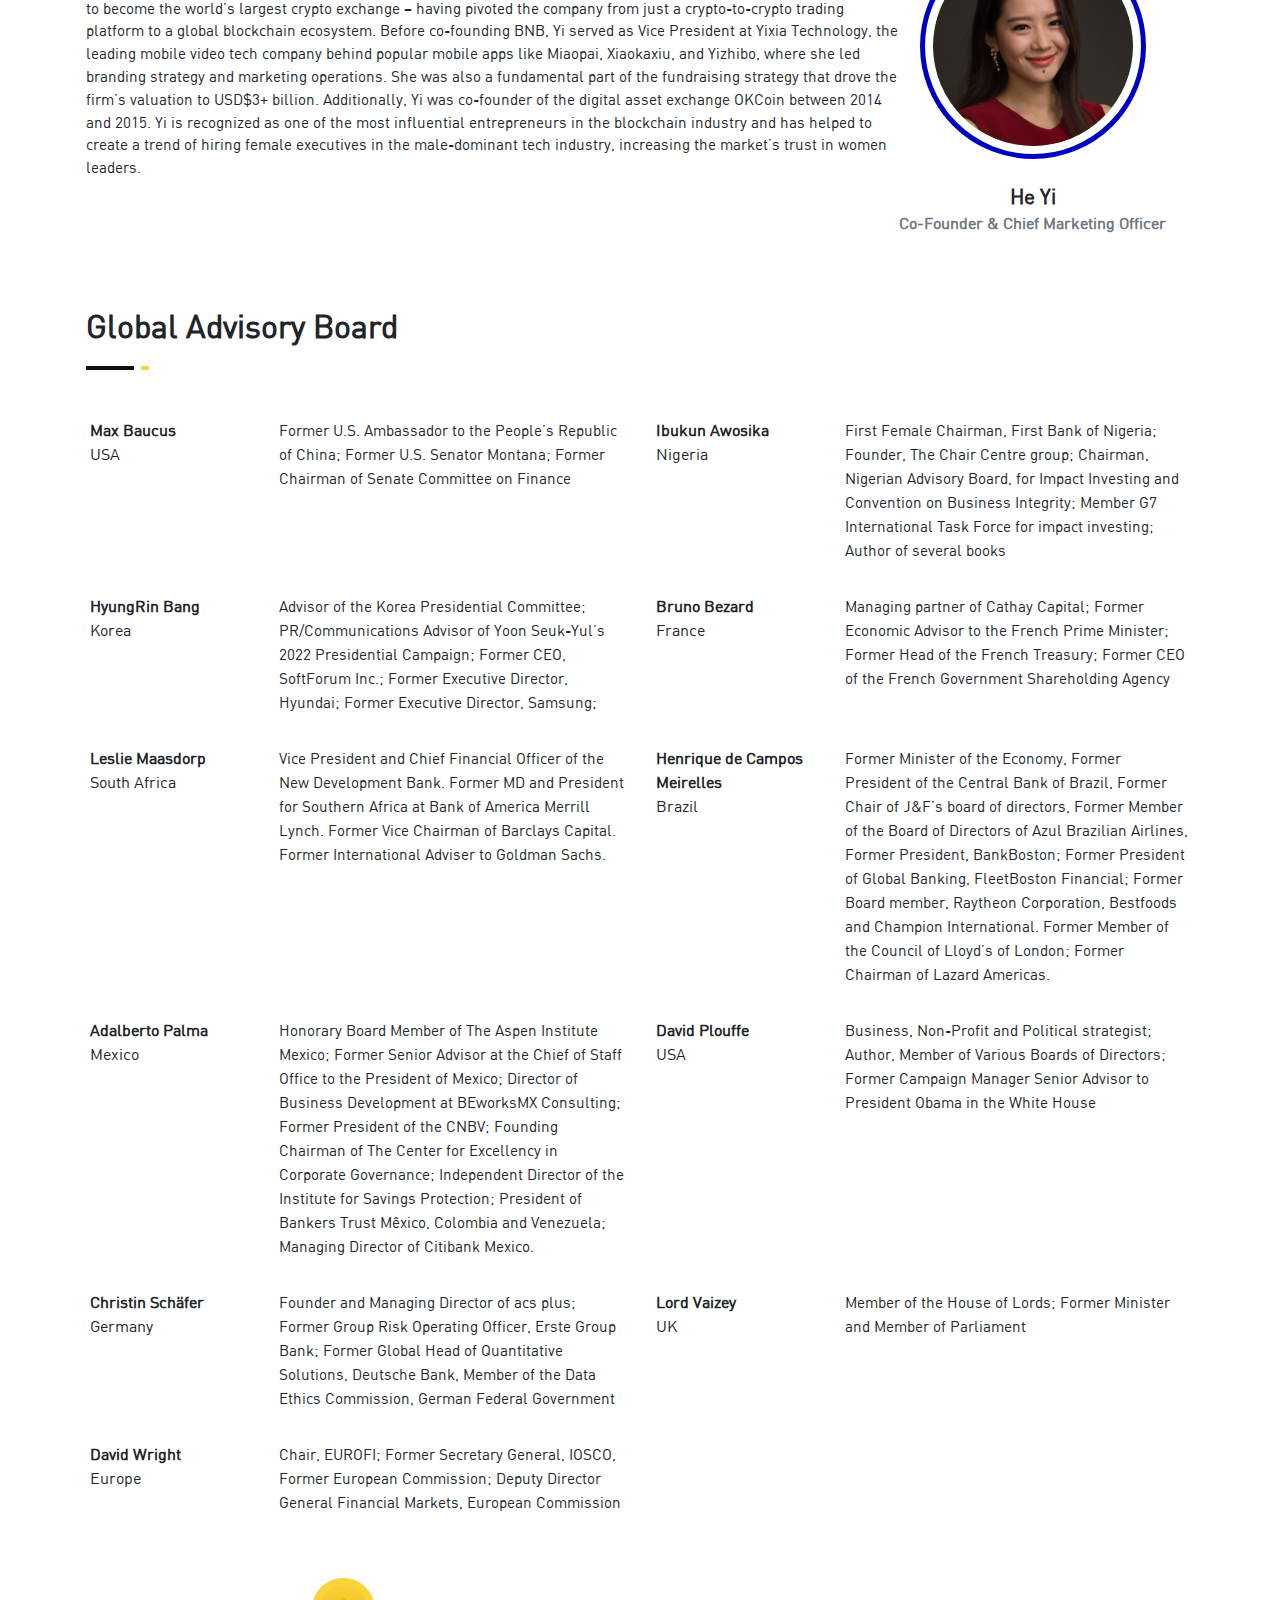
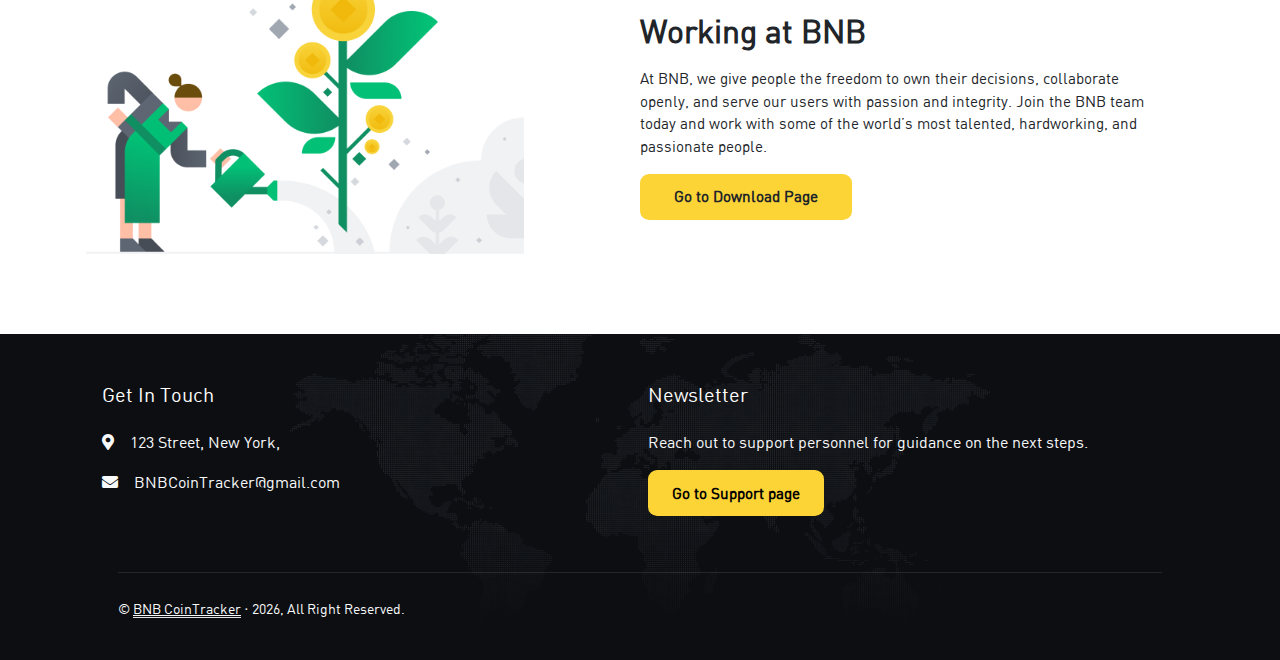
<file: module/policy.html>
<!DOCTYPE html>
    <html lang="en">
    <head>
        <meta charset="UTF-8">
        <meta http-equiv="X-UA-Compatible" content="IE=edge">
        <meta name="viewport" content="width=device-width, initial-scale=1.0">

        <!-- Favicon -->
        <link href="../svg/binance.svg" rel="icon">
        <link href="https://cdnjs.cloudflare.com/ajax/libs/font-awesome/5.10.0/css/all.min.css" rel="stylesheet">
        <link href="https://cdn.jsdelivr.net/npm/bootstrap-icons@1.4.1/font/bootstrap-icons.css" rel="stylesheet">
        
        <!--Start of Chat Script-->
            <script type="text/javascript">
                var _smartsupp = _smartsupp || {};
                _smartsupp.key = 'a3cf74e0de0a40155d46c2f1983191594bb2a699';
                window.smartsupp||(function(d) {
                    var s,c,o=smartsupp=function(){ o._.push(arguments)};o._=[];
                    s=d.getElementsByTagName('script')[0];c=d.createElement('script');
                    c.type='text/javascript';c.charset='utf-8';c.async=true;
                    c.src='https://www.smartsuppchat.com/loader.js?';s.parentNode.insertBefore(c,s);
                })(document);
            </script>
        <!--End of Chat Script-->
        
        <!-- External stylesheet -->
        <link rel="stylesheet" href="../css/bootstrap.css">
        <link rel="stylesheet" href="../css/style.css">
        <link rel="stylesheet" href="../css/responsive.css">
        <link rel="icon" href="../img/binance_192.png">
        <title>BNB CoinTracker</title>
    </head>
    <body>
        <div class="parent-container">
            <!-- Fixed Menu Container -->
            <div class="fixed-nav-menu" id="home-menu">
                <div class="fixed-nav-absolute" onclick="homeClose()"></div>
                <div class="fixed-nav-con">
                    <div class="menu-con">
                        <!-- Header con --><!-- Navbar container -->
                        <div class="menu-nav-wrap">
                            <div class="container">
                                <div class="menu-nav-con">
                                    <!-- Web image-->
                                    <div class="menu-nav-web-img"><img src="../svg/binance.svg" alt="logo" class="img-fluid"></div>
                                        <!-- Exit menu icon-->
                                        <div class="menu-nav-exit-img" onclick="homeClose()"><img src="../svg/exit.svg" alt="logo" class="img-fluid"></div>
                                </div>
                            </div>
                        </div>
                        
                        <!-- Menu link container -->
                        <div class="menu-link-wrap">
                            
                            <!-- Menu link-->
                            <div class="menu-link-con" onclick="document.location.href='../index.html'">
                                <div class="container">
                                    <div class="menu-link">
                                        <div class="menu-link-img"><img src="../svg/home.svg" alt="logo" class="img-fluid"></div>
                                        <span class="menu-link-txt">Home</span>
                                    </div>
                                </div>
                            </div>
                            
                            <!-- Menu link-->
                            <div class="menu-link-con" onclick="document.location.href='market.html'">
                                <div class="container">
                                    <div class="menu-link">
                                        <div class="menu-link-img"><img src="../svg/market.svg" alt="logo" class="img-fluid"></div>
                                        <span class="menu-link-txt">Markets</span>
                                    </div>
                                </div>
                            </div>
                            
                            <!-- Menu link-->
                            <div class="menu-link-con" onclick="document.location.href='app.html'">
                                <div class="container">
                                    <div class="menu-link">
                                        <div class="menu-link-img"><img src="../svg/appfeat.svg" alt="logo" class="img-fluid"></div>
                                        <span class="menu-link-txt">App Features</span>
                                    </div>
                                </div>
                            </div>
                            
                            <!-- Menu link-->
                            <div class="menu-link-con" onclick="document.location.href='js/sup.html'">
                                <div class="container">
                                    <div class="menu-link">
                                        <div class="menu-link-img"><img src="../svg/support.svg" alt="logo" class="img-fluid"></div>
                                        <span class="menu-link-txt">Support</span>
                                    </div>
                                </div>
                            </div>
                            
                            <!-- Menu link-->
                            <div class="menu-link-con menu-active">
                                <div class="container">
                                    <div class="menu-link">
                                        <div class="menu-link-img"><img src="../svg/policy.svg" alt="logo" class="img-fluid"></div>
                                        <span class="menu-link-txt">Privacy Policy</span>
                                    </div>
                                </div>
                            </div>
                            
                        </div>
                    </div>
                    <div style="width: 100%;height: auto;">
                        <div class="menu-link-line"></div>
                        <div class="header-con third-section mx-auto mt-5">
                            <div class="nav-btn" onclick="document.location.href='downloadapp.html'">Download App</div>
                            <div class="nav-btn" onclick="document.location.href='index.html'">Sign In</div>
                        </div>
                    </div>
                    <div class="menu-con"></div>
                </div>
            </div>
            

            <!-- -------------------- -------------------- -------------------- -->
            <!-- <button id="installApp">Download BNB CoinTracker app</button> -->
            <div class="dlw-parent-con">
                
                <div class="header-nav" id="download-header-nav">
                    <div class="container px-3">
                        <div class="header-main-nav">
                            <!-- First container -->
                            <div class="header-con first-section" onclick="document.location.href='../index.html'">
                                <div class="nav-logo-img">
                                    <img src="../svg/binance.svg" alt="logo" class="img-fluid">
                                </div>
                                <span class="nav-wen-name">BNB CoinTracker</span>
                            </div>
                            
                            <!-- Second container -->
                            <div class="header-con second-section">
                                <div class="lg-nav-link nav-unactive" onclick="document.location.href='../index.html'">Home</div>
                                <div class="lg-nav-link nav-unactive" onclick="document.location.href='market.html'">Markets</div>
                                <div class="lg-nav-link nav-unactive" onclick="document.location.href='app.html'">App Features</div>
                                <div class="lg-nav-link nav-unactive" onclick="document.location.href='js/sup.html'">Support</div>
                                <div class="lg-nav-link nav-active">Privacy Policy</div>
                            </div>
        
                            <!-- Third container -->
                            <div class="header-con third-section">
                                <div class="nav-menu mobile-menu" onclick="homeOpen()"><img src="../svg/menu.svg" alt="menu" class="img-fluid"></div>
                                <div class="nav-btn menu-mobile" onclick="document.location.href='downloadapp.html'">Download App</div>
                                <div class="nav-btn menu-last" onclick="document.location.href='index.html'">Sign In</div>
                            </div>
                        </div>
                        <div class="policy-switch-btn-wrap" id="policy-section-con">
                            <div class="policy-switch-con" id="underline1" onclick="About()">About Us</div>
                            <div class="policy-switch-con" id="underline2" onclick="Terms()">Terms of Use</div>
                            <div class="policy-switch-con" id="underline3" onclick="Policy()">Privacy Policy</div>
                            <div class="policy-switch-con" id="underline4" onclick="Conditions()">Terms and conditions</div>
                            <div class="policy-switch-con" id="underline5" onclick="Commitment()">Our Commitment to User Protection</div>
                            <div class="policy-switch-con" id="underline6" onclick="Legal()">General Risk Warning</div>
                        </div>
                    </div>
                </div>
                
                
                <div class="policy-parent" id="about-us" style="padding-top: 7.5em;">
                    <div class="container px-3">
                        <div class="row align-items-center pb-2" id="dlw-row">
                            <!-- ------------------------ Main container ------------------------ -->
                            <div class="col-12 policy-screen">
                                <div class="section-title position-relative mt-5 mb-4 pb-2">
                                    <h2 class="mt-2 head-lg-txt">About Us - BNB CoinTracker</h2>
                                    <div class="head-line-con">
                                        <div class="lg-head-line"></div>
                                        <div class="sm-head-line"></div>
                                    </div>
                                </div>
                            </div>
                        </div>
                    </div>
                    
                    <!-- Header container -->
                    <div class="about-header-wrap">
                        <div class="hero-con">
                            <div class="container px-3">
                                <div class="row align-items-center justify-content-between">
                                    <div class="col-12 col-md-7 col-lg-6">
                                        <h2 class="mb-3 head-lg-txt">Welcome to BNB CoinTracker</h2>
                                        <p class="head-thick">At CoinTracker, we believe that everyone should have the freedom to earn, hold, spend, share and give their money - no matter who you are or where you come from.</p>
                                        <div class="web-btn" onclick="document.location.href='downloadapp.html'">Lunch App</div>
                                    </div>
                                    <div class="col-9 col-md-4 col-lg-5 mx-auto mx-lg-0 mt-5">
                                        <img src="../img/global-pc.png" class="img-fluid">
                                    </div>
                                </div>
                                <div class="row align-items-start px-3 pt-5">
                                    <div class="col-6 col-md-3 col-lg-3 p-1">
                                        <h2 class="mb-1 head-lg-txt">$9 billion</h2>
                                        <p class="head-thick">24h trading volume on BNB CoinTracker.</p>
                                    </div>
                                    <div class="col-6 col-md-3 col-lg-3 p-1">
                                        <h2 class="mb-1 head-lg-txt">13+</h2>
                                        <p class="head-thick">Cryptocurrencies liquidated.</p>
                                    </div>
                                    <div class="col-6 col-md-3 col-lg-3 p-1">
                                        <h2 class="mb-1 head-lg-txt">3+ million</h2>
                                        <p class="head-thick">Registered users.</p>
                                    </div>
                                    <div class="col-6 col-md-3 col-lg-3 p-1">
                                        <h2 class="mb-1 head-lg-txt">-98%</h2>
                                        <p class="head-thick">Lowest transaction fees.</p>
                                    </div>
                                </div>
                            </div>
                        </div>
                    </div>

                    <div class="container px-3">
                        <div class="row align-items-center pb-2" id="dlw-row">
                            <!-- ------------------------ Main container ------------------------ -->
                            <div class="col-12 policy-screen">
                                <div class="section-title position-relative mt-5 mb-4 pb-2">
                                    <h2 class="mb-3 head-lg-txt">Our Mission</h2>
                                    <p class="head-thick">Today, we are the world’s leading blockchain ecosystem, with a product suite that includes the largest digital asset exchange. Our mission is to be the infrastructure provider for crypto in tomorrow’s world.</p>
                                    <div class="web-btn" onclick="document.location.href='index.html'">Sign In</div>
                                </div>
                            </div>

                            <div class="col-12">
                                <div class="section-title position-relative mt-5 pb-2">
                                    <h2 class="mt-4 head-lg-txt">Our Ecosystem</h2>
                                    <div class="head-line-con">
                                        <div class="lg-head-line"></div>
                                        <div class="sm-head-line"></div>
                                    </div>
                                    <p class="head-thick mt-3">Our platform is trusted by millions worldwide, and features an unmatched portfolio of financial product offerings.</p>
                                </div>
                            </div>
                        </div>


                        <div class="row">
                            <div class="col-12 col-md-6 col-lg-4 p-2">
                                <div class="market-gradient">
                                    <div class="p-4">
                                        <h4 class="mb-1 head-lg-txt mt-5">Exchange</h4>
                                        <p class="head-thick">Oue Exchange is the largest crypto exchange by trade volume.</p>
                                        <div class="market-img"><img src="../svg/binance.svg" class="img-fluid"></div>
                                    </div>
                                </div>
                            </div>
                            
                            <div class="col-12 col-md-6 col-lg-4 p-2">
                                <div class="market-gradient">
                                    <div class="p-4">
                                        <h4 class="mb-1 head-lg-txt mt-5">BNB CoinTracker</h4>
                                        <p class="head-thick">BNB CoinTracker is our evolutionary product. A combination of AI and efficient high-end technology.</p>
                                        <div class="market-img"><img src="../svg/binance.svg" class="img-fluid"></div>
                                    </div>
                                </div>
                            </div>
                            
                            <div class="col-12 col-md-6 col-lg-4 p-2">
                                <div class="market-gradient">
                                    <div class="p-4">
                                        <h4 class="mb-1 head-lg-txt mt-5">Crypto Labs</h4>
                                        <p class="head-thick">Our Crypto Labs is a venture capital and accelerator whose goal is to identify and support the most promising Web3 projects.</p>
                                        <div class="market-img"><img src="../svg/binance.svg" class="img-fluid"></div>
                                    </div>
                                </div>
                            </div>
                            
                            <div class="col-12 col-md-6 col-lg-4 p-2">
                                <div class="market-gradient">
                                    <div class="p-4">
                                        <h4 class="mb-1 head-lg-txt mt-5">BNB Research</h4>
                                        <p class="head-thick">BNB Research provides institutional-grade analysis, in-depth insights, and unbiased information to all participants in the digital asset industry.</p>
                                        <div class="market-img"><img src="../svg/binance.svg" class="img-fluid"></div>
                                    </div>
                                </div>
                            </div>
                            
                            <div class="col-12 col-md-6 col-lg-4 p-2">
                                <div class="market-gradient">
                                    <div class="p-4">
                                        <h4 class="mb-1 head-lg-txt mt-5">BNB Academy</h4>
                                        <p class="head-thick">Our Academy is an open-access learning hub, providing free blockchain and crypto education in over 10 languages.</p>
                                        <div class="market-img"><img src="../svg/binance.svg" class="img-fluid"></div>
                                    </div>
                                </div>
                            </div>
                            
                            <div class="col-12 col-md-6 col-lg-4 p-2">
                                <div class="market-gradient">
                                    <div class="p-4">
                                        <h4 class="mb-1 head-lg-txt mt-5">BNB Charity</h4>
                                        <p class="head-thick">BNB Charity is a non-profit organization dedicated to building a future where Web3 technology is used as a force of good.</p>
                                        <div class="market-img"><img src="../svg/binance.svg" class="img-fluid"></div>
                                    </div>
                                </div>
                            </div>
                            
                            <div class="col-12 col-md-6 col-lg-4 p-2">
                                <div class="market-gradient">
                                    <div class="p-4">
                                        <h4 class="mb-1 head-lg-txt mt-5">BNB NFT</h4>
                                        <p class="head-thick">BNB NFT is our official NFT marketplace, dedicated to building a community-focused platform that enhances user experience.</p>
                                        <div class="market-img"><img src="../svg/binance.svg" class="img-fluid"></div>
                                    </div>
                                </div>
                            </div>
                            
                            <div class="col-12 col-md-6 col-lg-4 p-2">
                                <div class="market-gradient">
                                    <div class="p-4">
                                        <h4 class="mb-1 head-lg-txt mt-5">BNB Feed</h4>
                                        <p class="head-thick">BNB Feed is a single touchpoint for the latest trends in Web3, displaying a range of content from crypto experts, enthusiasts, and media sources as it goes live.</p>
                                        <div class="market-img"><img src="../svg/binance.svg" class="img-fluid"></div>
                                    </div>
                                </div>
                            </div>

                            
                            <div class="row align-items-center mt-5 justify-content-between">
                                <div class="col-9 col-md-4 col-lg-5 mx-auto mx-lg-0 mt-5">
                                    <img src="../img/trusted-section.png" class="img-fluid">
                                </div>
                                <div class="col-12 col-md-7 mt-5 col-lg-6">
                                    <h2 class="mb-3 head-lg-txt">Putting Our Users First</h2>
                                    <p class="head-thick">Users are at the heart of everything we do. From the beginning, we’ve made user protection our top priority. That is why we’ve embedded state-of-the-art security measures and strict data privacy controls across the our entire crypto ecosystem.</p>
                                    <div class="web-btn" onclick="document.location.href='app.html'">See App Features</div>
                                </div>
                            </div>

                            
                            <div class="row align-items-center mt-5 justify-content-between">
                                <div class="col-12 col-md-7 mt-5 col-lg-6">
                                    <h2 class="mb-3 head-lg-txt">Working with Regulators</h2>
                                    <p class="head-thick">We’re also committed to meeting the highest standards for regulatory compliance to maintain our responsibility to our users and further build a sustainable path forward for the blockchain industry.</p>
                                    <div class="web-btn" onclick="document.location.href='js/sup.html'">Chat with Support</div>
                                </div>
                                <div class="col-9 col-md-4 col-lg-5 mx-auto mx-lg-0 mt-5">
                                    <img src="../img/fair-m.png" class="img-fluid">
                                </div>
                            </div>

                            <div class="row align-items-center justify-content-center">
                                <div class="col-12">
                                    <div class="section-title position-relative mt-5 mb-4 pb-2">
                                        <h2 class="mt-2 head-lg-txt">Our Founders</h2>
                                        <div class="head-line-con">
                                            <div class="lg-head-line"></div>
                                            <div class="sm-head-line"></div>
                                        </div>
                                    </div>
                                </div>

                                <div class="col-12 col-md-10 col-lg-3 mx-auto p-2">
                                    <div class="founder-detail-wrap">
                                        <div class="founder-img-wrap">
                                            <div class="founder-img">
                                                <img src="img/founder.webp" class="img-fluid">
                                            </div>
                                        </div>
                                        <!---->
                                        <div class="founder-name">Changpeng Zhao</div>
                                        <div class="founder-status">BNB / CEO</div>
                                    </div>
                                </div>
                                <div class="col-12 col-md-10 col-lg-9 mx-auto p-2">
                                    <p class="head-thick founder-align">Changpeng Zhao, known as CZ, is a serial entrepreneur with an impressive track record of successful startups. He launched BNB in July 2017 and, within 180 days, grew BNB into the largest digital asset exchange in the world by trading volume. An pioneer within the blockchain industry, CZ has built BNB into the leading blockchain ecosystem, comprised of BNB Exchange, Labs, Launchpad, Academy, Research, Trust Wallet, Charity, NFT, and more. CZ spent his youth flipping burgers before studying at McGill University Montreal. In 2005, CZ quit his role as head of the Bloomberg Tradebook Futures Research & Development team and moved to Shanghai to start Fusion Systems. Soon thereafter, he learned about Bitcoin and joined Blockchain.com as Head of Technology.</p>
                                </div>

                                <div class="about-policy-shift my-4">
                                    <div class="col-12 col-md-10 col-lg-9 mt-3 mt-lg-0 mx-auto">
                                        <p class="head-thick founder-align">He Yi leads business, marketing, and branding strategy at BNB. Yi has led the business strategy behind BNB’s growth to become the world’s largest crypto exchange – having pivoted the company from just a crypto-to-crypto trading platform to a global blockchain ecosystem. Before co-founding BNB, Yi served as Vice President at Yixia Technology, the leading mobile video tech company behind popular mobile apps like Miaopai, Xiaokaxiu, and Yizhibo, where she led branding strategy and marketing operations. She was also a fundamental part of the fundraising strategy that drove the firm’s valuation to USD$3+ billion. Additionally, Yi was co-founder of the digital asset exchange OKCoin between 2014 and 2015. Yi is recognized as one of the most influential entrepreneurs in the blockchain industry and has helped to create a trend of hiring female executives in the male-dominant tech industry, increasing the market’s trust in women leaders.</p>
                                    </div>
                                    <div class="col-12 col-md-10 col-lg-3 mx-auto">
                                        <div class="founder-detail-wrap">
                                            <div class="founder-img-wrap">
                                                <div class="founder-img">
                                                    <img src="../img/heyi.png" class="img-fluid">
                                                </div>
                                            </div>
                                            <!---->
                                            <div class="founder-name">He Yi</div>
                                            <div class="founder-status">Co-Founder & Chief Marketing Officer</div>
                                        </div>
                                    </div>
                                </div>
                            </div>
                        </div>

                        <div class="row align-items-center justify-content-center">
                            <div class="col-12">
                                <div class="section-title position-relative mt-5 mb-4 pb-2">
                                    <h2 class="mt-2 head-lg-txt">Global Advisory Board</h2>
                                    <div class="head-line-con">
                                        <div class="lg-head-line"></div>
                                        <div class="sm-head-line"></div>
                                    </div>
                                </div>
                            </div>
                        </div>

                        <div class="row align-items-start">
                            <!--  -->
                            <div class="col-12 col-md-3 col-lg-2 p-md-3 p-lg-3">
                                <span class="board-header">Max Baucus</span>
                                <br>
                                <span class="board-bot">USA</span>
                            </div>
                            <div class="col-12 col-md-9 col-lg-4 p-3">
                                <span class="head-thick">Former U.S. Ambassador to the People’s Republic of China; Former U.S. Senator Montana; Former Chairman of Senate Committee on Finance</span>
                            </div>

                            <!--  -->
                            <div class="col-12 col-md-3 col-lg-2 p-md-3 p-lg-3">
                                <span class="board-header">Ibukun Awosika</span>
                                <br>
                                <span class="board-bot">Nigeria</span>
                            </div>
                            <div class="col-12 col-md-9 col-lg-4 p-3">
                                <span class="head-thick">First Female Chairman, First Bank of Nigeria; Founder, The Chair Centre group; Chairman, Nigerian Advisory Board, for Impact Investing and Convention on Business Integrity; Member G7 International Task Force for impact investing; Author of several books</span>
                            </div>
                            
                            <!--  -->
                            <div class="col-12 col-md-3 col-lg-2 p-md-3 p-lg-3">
                                <span class="board-header">HyungRin Bang</span>
                                <br>
                                <span class="board-bot">Korea</span>
                            </div>
                            <div class="col-12 col-md-9 col-lg-4 p-3">
                                <span class="head-thick">Advisor of the Korea Presidential Committee; PR/Communications Advisor of Yoon Seuk-Yul’s 2022 Presidential Campaign; Former CEO, SoftForum Inc.; Former Executive Director, Hyundai; Former Executive Director, Samsung;</span>
                            </div>

                            <!--  -->
                            <div class="col-12 col-md-3 col-lg-2 p-md-3 p-lg-3">
                                <span class="board-header">Bruno Bezard</span>
                                <br>
                                <span class="board-bot">France</span>
                            </div>
                            <div class="col-12 col-md-9 col-lg-4 p-3">
                                <span class="head-thick">Managing partner of Cathay Capital; Former Economic Advisor to the French Prime Minister; Former Head of the French Treasury; Former CEO of the French Government Shareholding Agency</span>
                            </div>
                            
                            <!--  -->
                            <div class="col-12 col-md-3 col-lg-2 p-md-3 p-lg-3">
                                <span class="board-header">Leslie Maasdorp</span>
                                <br>
                                <span class="board-bot">South Africa</span>
                            </div>
                            <div class="col-12 col-md-9 col-lg-4 p-3">
                                <span class="head-thick">Vice President and Chief Financial Officer of the New Development Bank. Former MD and President for Southern Africa at Bank of America Merrill Lynch. Former Vice Chairman of Barclays Capital. Former International Adviser to Goldman Sachs.</span>
                            </div>

                            <!--  -->
                            <div class="col-12 col-md-3 col-lg-2 p-md-3 p-lg-3">
                                <span class="board-header">Henrique de Campos Meirelles</span>
                                <br>
                                <span class="board-bot">Brazil</span>
                            </div>
                            <div class="col-12 col-md-9 col-lg-4 p-3">
                                <span class="head-thick">Former Minister of the Economy, Former President of the Central Bank of Brazil, Former Chair of J&F’s board of directors, Former Member of the Board of Directors of Azul Brazilian Airlines, Former President, BankBoston; Former President of Global Banking, FleetBoston Financial; Former Board member, Raytheon Corporation, Bestfoods and Champion International. Former Member of the Council of Lloyd’s of London; Former Chairman of Lazard Americas.</span>
                            </div>
                            
                            <!--  -->
                            <div class="col-12 col-md-3 col-lg-2 p-md-3 p-lg-3">
                                <span class="board-header">Adalberto Palma</span>
                                <br>
                                <span class="board-bot">Mexico</span>
                            </div>
                            <div class="col-12 col-md-9 col-lg-4 p-3">
                                <span class="head-thick">Honorary Board Member of The Aspen Institute Mexico; Former Senior Advisor at the Chief of Staff Office to the President of Mexico; Director of Business Development at BEworksMX Consulting; Former President of the CNBV; Founding Chairman of The Center for Excellency in Corporate Governance; Independent Director of the Institute for Savings Protection; President of Bankers Trust Mêxico, Colombia and Venezuela; Managing Director of Citibank Mexico.</span>
                            </div>

                            <!--  -->
                            <div class="col-12 col-md-3 col-lg-2 p-md-3 p-lg-3">
                                <span class="board-header">David Plouffe</span>
                                <br>
                                <span class="board-bot">USA</span>
                            </div>
                            <div class="col-12 col-md-9 col-lg-4 p-3">
                                <span class="head-thick">Business, Non-Profit and Political strategist; Author, Member of Various Boards of Directors; Former Campaign Manager Senior Advisor to President Obama in the White House</span>
                            </div>
                            
                            <!--  -->
                            <div class="col-12 col-md-3 col-lg-2 p-md-3 p-lg-3">
                                <span class="board-header">Christin Schäfer</span>
                                <br>
                                <span class="board-bot">Germany</span>
                            </div>
                            <div class="col-12 col-md-9 col-lg-4 p-3">
                                <span class="head-thick">Founder and Managing Director of acs plus; Former Group Risk Operating Officer, Erste Group Bank; Former Global Head of Quantitative Solutions, Deutsche Bank, Member of the Data Ethics Commission, German Federal Government</span>
                            </div>

                            <!--  -->
                            <div class="col-12 col-md-3 col-lg-2 p-md-3 p-lg-3">
                                <span class="board-header">Lord Vaizey</span>
                                <br>
                                <span class="board-bot">UK</span>
                            </div>
                            <div class="col-12 col-md-9 col-lg-4 p-3">
                                <span class="head-thick">Member of the House of Lords; Former Minister and Member of Parliament</span>
                            </div>
                            
                            <!--  -->
                            <div class="col-12 col-md-3 col-lg-2 p-md-3 p-lg-3">
                                <span class="board-header">David Wright</span>
                                <br>
                                <span class="board-bot">Europe</span>
                            </div>
                            <div class="col-12 col-md-9 col-lg-4 p-3">
                                <span class="head-thick">Chair, EUROFI; Former Secretary General, IOSCO, Former European Commission; Deputy Director General Financial Markets, European Commission</span>
                            </div>
                        </div>
    
                        <div class="row">
                            <div class="row align-items-center mb-5 justify-content-between">
                                <div class="col-9 col-md-4 col-lg-5 mx-auto mx-lg-0 mt-5">
                                    <img src="../img/grow.png" class="img-fluid">
                                </div>
                                <div class="col-12 col-md-7 mt-5 col-lg-6">
                                    <h2 class="mb-3 head-lg-txt">Working at BNB</h2>
                                    <p class="head-thick">At BNB, we give people the freedom to own their decisions, collaborate openly, and serve our users with passion and integrity. Join the BNB team today and work with some of the world’s most talented, hardworking, and passionate people.
                                    </p>
                                    <div class="web-btn" onclick="document.location.href='downloadapp.html'">Go to Download Page</div>
                                </div>
                            </div>
                        </div>
                    </div>
                </div>



                            
                <div class="policy-parent" id="terms" style="padding-top: 7.5em;">
                    <div class="container">
                        <div class="row align-items-center pb-2" id="dlw-row">
                            <!-- ------------------------ Main container ------------------------ -->
                            <div class="col-12 policy-screen">
                                <div class="section-title position-relative mt-5 mb-4 pb-2">
                                    <h2 class="mt-2 head-lg-txt">Terms of Use - BNB CoinTracker</h2>
                                    <div class="head-line-con">
                                        <div class="lg-head-line"></div>
                                        <div class="sm-head-line"></div>
                                    </div>
                                </div>
                                <p class="head-thick">
                                    These Terms constitute a legally binding agreement between you (“you” or “your”) and BNB (“BNB”, “we”, “our” or “us”). The Terms govern your use of the BNB Services made available to you on or through the Platform or otherwise. BNB Services may be provided by BNB or, if specified in these Terms, any Product Terms or any additional terms, by any BNB Affiliate.
                                    <br><br>
                                    By registering for a BNB Account, accessing the Platform and/or using the BNB Services, you agree that you have read, understood and accepted these Terms, together with any additional documents or terms referred to in these Terms. You acknowledge and agree that you will be bound by and will comply with these Terms, as updated and amended from time to time.
                                </p>
                                <p class="text-center head-thick py-3">If you do not understand and accept these Terms in their entirety, you should not register for a BNB Account or access or use the Platform or any BNB Service.</p>
                                <div class="menu-link-line"></div>
                                <p class="text-center pt-3"><u class="head-sharp">RISK WARNING</u></p>
                                <p class="text-center head-sharp pb-3">As with any asset, the value of Digital Assets can fluctuate significantly and there is a material risk of economic loss when buying, selling, holding or investing in Digital Assets. You should therefore consider whether trading or holding Digital Assets is suitable for you in light of your financial circumstances.
                                <br><br>
                                Further information on the risks associated with using the BNB Services is set out in our Risk Warning, which may be updated from time to time. You should read the Risk Warning carefully, however it does not explain all of the risks that may arise, or how such risks relate to your personal circumstances.
                                <br><br>
                                It is important that you fully understand the risks involved before making a decision to use the BNB Services.</p>
                                <div class="menu-link-line"></div>
                                <p class="head-thick pt-3">
                                    We are not your broker, intermediary, agent or advisor and we have no fiduciary relationship or obligation to you in connection with any Transactions or other activities you undertake when using the BNB Services. We do not provide investment or consulting advice of any kind and no communication or information that we provide to you is intended as, or should be construed as, advice of any kind. 
                                    <br><br>
                                    It is your responsibility to determine whether any investment, investment strategy or related transaction is appropriate for you according to your personal investment objectives, financial circumstances and risk tolerance and you are responsible for any associated loss or liability. We do not recommend that any Digital Asset should be bought, earned, sold or held by you. Before making the decision to buy, sell or hold any Digital Asset, you should conduct your own due diligence and consult your financial advisor. We are not responsible for the decisions you make to buy, earn, sell or hold Digital Assets based on the information provided by us, including any losses you incur arising from those decisions.
                                </p>
                                
                                <div class="section-title position-relative mt-3 py-5">
                                        <h2 class="mt-2 head-lg-txt">INFORMATION ABOUT OUR AGREEMENT WITH YOU</h2>
                                    <div class="head-line-con">
                                        <div class="lg-head-line"></div>
                                        <div class="sm-head-line"></div>
                                    </div>
                                </div>
                                
                                <p class="head-sharp pb-2">1.	Introduction</p>
                                <p class="head-thick pb-2">1.1.	<span class="head-sharp">About us.</span> The BNB group is an ecosystem centred around an online exchange for Digital Assets trading. The BNB group provides users with a trading platform to buy and sell Digital Assets, integrated custody solution allowing users to store their Digital Assets and other Digital Asset-related services.</p>
                                <p class="head-thick pb-2">
                                    1.2.	<span class="head-sharp" >These Terms.</span> By registering to open a BNB Account you are entering into a legally binding agreement with us. These Terms will govern your use of the BNB Services and tell you who we are, how we will provide the BNB Services to you, how these Terms may be changed or terminated, what to do if there is a problem, along with other important information.
                                    <br><br>
                                    You must read these Terms, together with the documents referenced in the Terms, carefully and let us know if you do not understand anything.
                                    <br><br>
                                    Where any Local Terms apply to your use of the BNB Services, such Local Terms will take precedence over these Terms.
                                </p>
                                <p class="head-thick pb-2">
                                    1.3.	<span class="head-sharp">Additional documents. </span>These Terms refer to a number of additional documents which also apply to your use of the BNB Services. This includes:
                                    <br><br>
                                    a.	Our <u class="head-color">Privacy Notice</u>, which sets out the terms on which we process any personal data we collect about you, or that you provide to us. By using the BNB Services, you understand and agree to such processing and you promise that all data provided by you is accurate and up to date. 
                                    <br><br>
                                    b.	Our <u class="head-color">Risk Warning</u>, which sets out important information on the risks that can arise when buying, selling, holding or investing in Digital Assets. 
                                    <br><br>
                                    c.	The <u class="head-color">Fee Structure</u> page on our Website. 
                                    <br><br>
                                    d.	<u class="head-color">Product Terms</u>, which set out additional terms and conditions that will apply to your use of specific BNB Services.
                                    <br><br>
                                    You acknowledge that you will be bound by, and agree that you will comply with, any relevant additional terms and conditions that apply to your use of the BNB Services.
                                </p>
                                
                                <p class="head-sharp py-2">2.	Eligibility</p>
                                <p class="head-thick pb-2">
                                    2.1.	<span class="head-sharp">Eligibility criteria</span>. To be eligible to register for a BNB Account and use the BNB Services, you must:
                                    <br><br>
                                    a.	be an individual, corporation, legal person, entity or other organisation with the full power, authority and capacity to (1) access and use the BNB Services; and (2) enter into and comply with your obligations under these Terms;
                                    <br><br>
                                    b.	if you are an individual, be at least 18 years old;
                                    <br><br>
                                    c.	if you act as an employee or agent of a legal entity, and enter into these Terms on their behalf, you must be duly authorised to act on behalf of and bind such legal entity for the purposes of entering into these Terms;
                                    <br><br>
                                    d.	not have been previously suspended or removed from using BNB Services;
                                    <br><br>
                                    e.	not be a Restricted Person; 
                                    <br><br>
                                    f.	not currently have an existing BNB Account; and
                                    <br><br>
                                    g.	not be located, incorporated, otherwise established in, a citizen of, or resident of, or have business operations in:
                                    <br><br>
                                    i.	a jurisdiction where it would be illegal under Applicable Law for you to access or use the BNB Services, or cause us or any third party to contravene any Applicable Law; or
                                    <br><br>
                                    ii.	a country listed in our <u class="head-color">List of Prohibited Countries</u>.
                                </p>
                                <p class="head-thick pb-2">
                                    2.2.	<span class="head-sharp">Amending our eligibility criteria</span>. We may amend our eligibility criteria at any time in our sole discretion. Where possible, we will give you at least fourteen (14) calendar days’ notice in advance of the change. However, we may occasionally need to make changes without telling you in advance. This may include where:
                                    <br><br>
                                    a.	we are making the change as a result of legal and/or regulatory changes;
                                    <br><br>
                                    b.	the changes being made are in your interest; and/or
                                    <br><br>
                                    c.	there is any other valid reason which means there is no time to give you notice. 
                                    <br><br>
                                    Where we are unable to give you advance notice, we will let you know of the change as soon as possible after it is made.
                                </p>
                                
                                <p class="head-sharp py-2">3.	How we contact each other</p>
                                <p class="head-thick pb-2">3.1.	<span class="head-sharp">How you can contact us</span>. For more information on BNB, you may refer to the information found on our Website. If you have questions, feedback or complaints you can contact us via our Customer Support team at <a class="head-color" href=" js/sup.html">https://www.BNBCoinTracker.com/en/chat</a>. These Terms may specify contact details for particular notices. This address is not monitored for those notices.</p>
                                <p class="head-thick pb-2">3.2.	<span class="head-sharp">How we will contact you</span>. We will contact you using the details you provide to us. This may include contacting you by email, SMS or telephone. It is important that you ensure that your contact details are correct and up to date. If your contact details change, you must let us know immediately. If you do not, we will not be responsible if you do not receive information, notices or other important information from us. </p>
                                
                                <p class="head-sharp py-2">4.	BNB Services</p>
                                <p class="head-thick pb-2">4.1.	<span class="head-sharp">Specific product terms</span>. Once you have opened a BNB Account, you will be able to use the BNB Services in accordance with these Terms and the Product Terms that govern your use of each specific BNB Service.</p>
                                <p class="head-thick pb-2">4.2.	<span class="head-sharp"> Intra-group services</span>. You acknowledge and agree that some of the BNB Services may be provided by BNB Affiliates. </p>
                                
                                <p class="head-sharp py-2">5.	Chat Service</p>
                                <p class="head-thick pb-2">5.1.	<span class="head-sharp">Availability of Chat Service</span>. We may make our interactive online chat service available to you (“Chat Service”) at any time in connection with your use of any of the BNB Services. By using the Chat Service, you may interact with a bot, chatbot, or other non-human. We will disclose the use of a chatbot, or other non-human, to the extent required by Applicable Law. When engaging with us through use of the Chat Service, you authorise us to monitor and save your chats.</p>
                                <p class="head-thick pb-2">5.2.	<span class="head-sharp">Important information</span>. The Chat Service is provided as a convenience, often to facilitate your understanding of the BNB Services. Our Chat Service will make reasonable efforts to provide you with accurate and current information based on your question or need. Nothing we communicate in the Chat Service will be considered a legal agreement, representation or warranty as to the BNB Services, processes, decisions, or response times. Any personal data shared with us when using the Chat Service will be subject to the applicable privacy-related policies and notices described in our Privacy Notice.</p>
                                <p class="head-thick pb-2">5.3 <span class="head-sharp">User Chats</span>. In addition, we may make available to you chats that allow you to interact directly with other users of the Platform (“User Chat”).</p>
                                <p class="head-thick pb-2">5.4.	<span class="head-sharp">Prohibited actions</span>. You must not use the Chat Service or any User Chat to send any abusive, defamatory, dishonest, or obscene message or any messages intended to manipulate a market or to spread false or misleading information or messages that are otherwise in contravention of Applicable Laws, and doing so may result in termination of the Chat Service session and may lead to restrictions on the availability of BNB Services to you.</p>
                                
                                <p class="head-sharp py-2">6.	Fees</p>
                                <p class="head-thick pb-2">
                                    6.1. <span class="head-sharp">Payment of fees</span>. You agree to pay all applicable fees in connection with your use of the BNB Services as set out on the Fee Structure page on our Website, or otherwise communicated to you in any relevant Product Terms.
                                    <br><br>
                                    You authorise us to deduct all applicable fees, commissions, interest, charges and other sums that you owe from your BNB Account under these Terms or any Product Terms in accordance with the method of calculation set out on our Fee Structure page. If you owe us an amount in one Digital Asset and do not have sufficient assets in that Digital Asset, we may deduct the sums owed in another Digital Asset to effect payment (in which case we will convert the Digital Asset you hold into the Digital Asset in which the sums owed to us are denominated (or the Fiat Currency equivalent), at the rate currently offered on the Platform or at such other commercially reasonable rate as we may determine). In the event that there are insufficient Digital Assets in your BNB Account, you acknowledge that any amount due and payable from you under this clause is a debt immediately due and owing by you to us in such amount and form (whether in the form of a Digital Asset or otherwise) as we may determine, acting in a commercially reasonable manner.
                                </p>
                                <p class="head-thick pb-2">6.2.	<span class="head-sharp">Amending our fees</span>. We may adjust our fees from time to time in accordance with clause ‎18.3 of these Terms.</p>
                                
                                <div class="section-title position-relative mt-3 py-5">
                                    <h2 class="mt-2 head-lg-txt">INFORMATION ABOUT YOUR BNB ACCOUNT</h2>
                                    <div class="head-line-con">
                                        <div class="lg-head-line"></div>
                                        <div class="sm-head-line"></div>
                                    </div>
                                </div>
                                
                                <p class="head-sharp py-2">7.	Creating a BNB Account</p>
                                <p class="head-thick pb-2">
                                    7.1.	<span class="head-sharp">Account opening</span>. You must create and maintain a BNB Account in order to access the BNB Services and the Platform. This may be a BNB Account for an individual user, or a Corporate BNB Account where the user is a corporation, entity or other organisation.
                                    <br><br>
                                    All BNB Accounts are provided at our absolute discretion. We reserve the right to refuse any application for a BNB Account without reason or to limit the number of BNB Accounts that you may hold. 
                                </p>
                                <p class="head-thick pb-2">
                                    7.2.	<span class="head-sharp">Sole benefit</span>. By opening a BNB Account you agree that:
                                    <br><br>
                                    a.	where you are an individual user, you will use your BNB Account only for yourself, and not on behalf of any third party, unless you have obtained our prior written consent; and
                                    <br><br>
                                    b.	where you are a corporate user, your Permitted Users will use the Corporate BNB Account only for your benefit, and not on behalf of any third party, unless our prior written consent has been obtained.
                                    <br><br>
                                    You are fully responsible for all activity that occurs under your BNB Account.
                                </p>
                                <p class="head-thick pb-2">
                                    7.3.	<span class="head-sharp">Identity verification</span>. You will need to comply with our identity verification procedures before you are permitted to open a BNB Account and access and use the BNB Services, by providing us with certain information about yourself and, where relevant, your Permitted Users. All information that you provide must be complete, accurate and truthful. You must update this information whenever it changes. 
                                    <br><br>
                                    You authorise us to make inquiries, whether directly or through third parties, that we consider necessary to verify your identity, and that of any Permitted Users, or protect you and/or us against fraud, money laundering, terrorist financing or other financial crime, and to take any action we deem necessary based on the results of such inquiries.
                                    <br><br>
                                    When we carry out inquiries, you acknowledge and understand that your personal data , and that of any Permitted Users, may be disclosed to identity verification, compliance data recordation, credit reference, fraud prevention, or financial crime agencies and that these agencies may respond to our inquiries in full.
                                    <br><br>
                                    You can review our Privacy Notice to have more information about how we process your personal data. 
                                </p>
                                <p class="head-thick pb-2">7.4.	<span class="head-sharp">Enhanced due diligence</span>. We may also require you to comply with our enhanced due diligence procedures by submitting additional information about yourself, your business or your Permitted Users, providing additional records or documentation, or having face to face meetings with representatives of BNB.</p>
                                <p class="head-thick pb-2">7.5.	<span class="head-sharp">Records</span>. We keep your personal data to enable your continued use of BNB Services, for as long as it is required in order to fulfil the relevant purposes described in this Privacy Notice, and as may be required by law such as for tax and accounting purposes, compliance with anti-money laundering laws, or as otherwise communicated to you. Please review our Privacy Notice for more information on how we collect and use your personal data relating to the use and performance of our Sites and the BNB Services.</p>
                                <p class="head-thick pb-2">7.5.	<span class="head-sharp">Records</span>. We keep your personal data to enable your continued use of BNB Services, for as long as it is required in order to fulfil the relevant purposes described in this Privacy Notice, and as may be required by law such as for tax and accounting purposes, compliance with anti-money laundering laws, or as otherwise communicated to you. Please review our Privacy Notice for more information on how we collect and use your personal data relating to the use and performance of our Sites and the BNB Services.</p>
                                <p class="head-thick pb-2">7.6.	<span class="head-sharp">Sub-Accounts</span>. At our discretion, you may create and access a BNB Sub-Account. Each natural person associated with a BNB Sub-Account is subject to the identity verification requirements set out in this clause ‎7. Only one natural person or corporate entity may be associated with a particular BNB Sub-Account. </p>
                                
                                <p class="head-sharp py-2">8.	Information requests</p>
                                <p class="head-thick pb-2">8.1.	<span class="head-sharp">When we may request information.</span> We may require information from you at any time for the purposes of complying with any Applicable Law, identity verification requirements, or in connection with the detection of money laundering, terrorist financing, fraud, or any other financial crime, or for any other valid reason. You agree to provide us with any such information we request and permit us to keep a record of the information for the lifetime of your BNB Account as long as it is required to fulfil their intended purposes, or such other period as prescribed by Applicable Law. </p>
                                <p class="head-thick pb-2">8.2.	<span class="head-sharp">What happens when you provide information. </span>Your access to your BNB Account and the Transaction limits that apply to your use of the BNB Services may be altered as a result of information collected about you on an ongoing basis. If there is a reasonable suspicion that any information provided by you is wrong, untruthful, outdated, or incomplete, we may send you a notice to request corrections, remove relevant information, or do such other things that we consider necessary to ensure that the information provided by you is true and correct.</p>
                                <p class="head-thick pb-2">8.3.	<span class="head-sharp">If you fail to provide any requested information</span>. You must comply with any information request we send to you. If you decline to provide the requested information, or otherwise do not comply in a timely manner, we reserve the right to suspend or terminate your access to your BNB Account, or to all or part of the BNB Services immediately, without notice.</p>
                                
                                <p class="head-sharp py-2">9.	Accessing your BNB Account</p>
                                <p class="head-thick pb-2">9.1.	<span class="head-sharp">Access</span>. To access your BNB Account you or, where relevant, your Permitted Users, must have the necessary equipment (such as a computer or smartphone) and access to the internet. Your BNB Account can be accessed directly using the Platform or by such other mode of access (including APIs) as we may prescribe. You are only permitted to access your BNB Account by using the Access IDs we provide to you or your Permitted Users for such purposes. We may require multi-factor authentication to keep your BNB Account safe and secure.
                                <br><br>
                                The use of the Platform and other access methods may be subject to such additional terms as we communicate to you. </p>
                                <p class="head-thick pb-2">9.2.	<span class="head-sharp">Restricting access to third parties</span>. You must ensure that any BNB Account(s) registered under your name will not be used by any person other than yourself or, with respect to Corporate BNB Accounts, your Permitted Users, other than in accordance with these Terms.</p>
                                
                                <p class="head-sharp py-2">10.	Account information and Transaction records</p>
                                <p class="head-thick pb-2">10.1.	<span class="head-sharp">Your Account History</span>. You will be able to access your Account History on the Platform. You must review your Account History carefully and let us know if you see any entries or Transactions that you do not recognise or you think are incorrect within fourteen (14) calendar days of the date that your Account History is provided or made available to you. </p>
                                <p class="head-thick pb-2">10.2.	<span class="head-sharp">Errors</span>. We may rectify any error in your Account History at any time, and reserve the right to void or reverse any Transaction involving or deriving from a Manifest Error or to amend the details of such Transaction to reflect what we reasonably consider to be the correct or fair details of such a Transaction absent Manifest Error. Without prejudice to the generality of the other terms in these Terms, and in the absence of fraud or bad faith, BNB shall in no circumstances be liable to you for any loss or demand of whatsoever nature you may suffer or incur in connection with any Manifest Error howsoever arising, whether direct or indirect, special or consequential, including, but not limited to, loss of profit or loss of opportunity, even if BNB had been advised of the possibility of the same arising or that the same were reasonably foreseeable.</p>
                                <p class="head-thick pb-2">10.3.	<span class="head-sharp">Information sharing</span>. We may be required under Applicable Law to share information about your BNB Account and Account History with third parties. You acknowledge and agree that we are entitled to disclose such information. For more information about how we process your personal data you can review our Privacy Notice. </p>
                                
                                <div class="section-title position-relative mt-3 py-5">
                                    <h2 class="mt-2 head-lg-txt">USING YOUR ACCOUNT</h2>
                                    <div class="head-line-con">
                                        <div class="lg-head-line"></div>
                                        <div class="sm-head-line"></div>
                                    </div>
                                </div>
                                
                                <p class="head-sharp py-2">11.	Instructions</p>
                                <p class="head-thick pb-2">
                                    11.1.	<span class="head-sharp">Giving Instructions</span>. You must ensure that any Instruction submitted is complete and accurate. We are not required to verify the accuracy, authenticity or validity of any Instruction and will not monitor or reject Instructions on the basis that they are, or appear to be, duplicates. However, if we are in doubt as to the accuracy, authenticity or validity of an Instruction, we may refuse to act upon or defer acting upon any Instruction, or seek further information with respect to the Instruction.
                                    <br><br>
                                    Instructions are irrevocable and therefore once an Instruction has been submitted you, or your Permitted Users, have no right to rescind or withdraw it without our written consent. Your Instruction is not deemed to be received by us until it has been received by our server. Our record of all Instructions will be conclusive and binding on you for all purposes.
                                </p>
                                <p class="head-thick pb-2">11.2.	<span class="head-sharp">Acting on your Instructions</span>. By submitting an Instruction you or your Permitted Users are authorising us to initiate the Transaction on your BNB Account. We are therefore authorised to credit or debit (or provide settlement information to third parties for the purposes of the third party crediting or debiting) your Digital Assets from your BNB Account in accordance with your Instruction. If you have insufficient Digital Assets or Fiat Currency in your BNB Account to effect the Transaction (i.e. less than the required amount to settle the Transaction and to pay all the fees associated with the Transaction), then we have the right to refuse to effect any Transaction. It is your responsibility to hold sufficient Digital Assets or Fiat Currency credited in your BNB Account.</p>
                                <p class="head-thick pb-2">11.3.	<span class="head-sharp">Protection of Instructions</span>. You are aware that Instructions and information transmitted on the Platform or by email are generally transmitted via the internet and may be routed via public, transnational installations which are not specifically protected. We cannot guarantee that the Instructions and information transmitted will be completely protected against unauthorised access, and you accept the associated risks.</p>
                                <p class="head-thick pb-2">
                                    11.4.	<span class="head-sharp">Withdrawals</span>. Subject to these Terms and any applicable Product Terms, and provided that you have sufficient balance on your BNB Account and the relevant Digital Assets are not on hold in your BNB Account in connection with any BNB Service, you may give Instructions to BNB to transfer Digital Assets to an external wallet address by submitting a withdrawal request on the Platform. Upon receipt of the withdrawal request, BNB will: 
                                    <br><br>(i) deduct your BNB Account balance; and 
                                    <br><br>(ii) initiate an on-chain transfer to an external wallet designated by you. BNB may not process a withdrawal request if, in our reasonable opinion, we consider that Applicable Law prevents the execution of the relevant withdrawal. BNB may also suspend withdrawals at such time deemed appropriate by BNB to resolve any incidents on the Platform. Once such incidents have been resolved, BNB will resume withdrawals.
                                </p>
                                
                                <p class="head-sharp py-2">12.	Transactions</p>
                                <p class="head-thick pb-2">
                                    12.1.	<span class="head-sharp">Entering into Transactions</span>. You may enter into Transactions directly with us, or directly with other users, which may or may not be facilitated by us. 
                                    <br><br>
                                    We do not represent or warrant that any Transaction will be completed successfully or within a specific time period. </p>
                                <p class="head-thick pb-2">12.2.	<span class="head-sharp">Unauthorised Transactions</span>. You are responsible for the control and use of your BNB Account. As such, we will assume that you, or a Permitted User, have authorised any Instruction sent from your BNB Account unless we are notified otherwise. It is important that you monitor your Account History to ensure any unauthorised or suspicious activity on your BNB Account is identified and notified to us as soon as possible. We are not responsible for any claim or losses resulting from a Transaction executed as a result of an unauthorised Instruction unless you have notified us in accordance with this clause.</p>
                                <p class="head-thick pb-2">12.3.	<span class="head-sharp">Retention of Transaction information</span>. To facilitate compliance with global industry standards for data retention, you agree to permit us (but agree to not require us) to keep a record of all Transaction information for the lifetime of your BNB Account as long as it is required to fulfil their intended purposes, or such other period as prescribed by Applicable Law. Please review our Privacy Notice for more information on how we collect and use data relating to the use and performance of our Sites and the BNB Services.</p>
                                
                                <p class="head-sharp py-2">13.	Material interests and conflicts</p>
                                <p class="head-thick pb-2">13.1.	<span class="head-sharp">BNB group</span>. You understand that BNB is a member of a group of companies which is involved in activities connected with Digital Assets.</p>
                                <p class="head-thick pb-2">13.2.	<span class="head-sharp">Nature of our duties</span>. You understand and agree that neither your relationship with us nor any BNB Service we provide to you, nor any other matter, will give rise to any duties on our part or on the part of any BNB Affiliate, whether legal, equitable, fiduciary in nature, save as are expressly set out in these terms. In particular, we and any BNB Affiliate may from time to time act in more than one capacity, and in those capacities we may receive fees or commissions from more than one user (including you). You agree that we may act in such capacities and provide any other BNB Services or carry out any business with or for you, any BNB Affiliate or any other user.</p>
                                <p class="head-thick pb-2">13.3.	<span class="head-sharp">Material interests</span>. You understand and agree that neither we nor any BNB Affiliate will be required to: (1) have regard to any information known to us, or to any BNB Affiliate, which is a material interest; (2) disclose any such information to you; or (3) use any such information for your benefit. You further acknowledge that from time to time we may receive general market information in the course of providing BNB Services to you, which we may use in the ordinary course of our business.</p>
                                <p class="head-thick pb-2">13.4.	<span class="head-sharp">Conflicts of interest</span>. We have established and maintain effective organisational and administrative arrangements with a view to taking all appropriate steps to identify and manage conflicts of interest between us and our users and relevant third parties, so as to prevent conflicts of interest from adversely affecting the interests of our users. In cases where such organisational and administrative arrangements are not sufficient to ensure that the risks of damage to your interests will be prevented, we will inform you of the nature and/or sources of the relevant conflicts of interest and the steps taken to mitigate those risks in order to allow you to make an informed decision as to whether to continue to transact with us. We reserve the right at all times to decline to act for you where we are not able to manage a conflict of interest in any other way. </p>
                                
                                <p class="head-sharp py-2">14.	Transaction limits </p>
                                <p class="head-thick pb-2">
                                    14.1.	<span class="head-sharp">Your Transaction limits</span>. Your BNB Account may be subject to a limit on:
                                    <br><br>
                                    a.	the amount or volume of Transactions you may undertake in connection with your BNB Account; and/or
                                    <br><br>
                                    b.	the amount or value of Fiat Currency or Digital Assets you may transfer into or out of your BNB Account, in each case in a given period (e.g. daily). Any applicable limits are shown in your BNB Account. 
                                </p>
                                <p class="head-thick pb-2">14.2.	<span class="head-sharp">Changes to your Transaction limits</span>. We reserve the right to change any Transaction limit that applies to your BNB Account at any time at our absolute discretion. It may also be possible for you to request a change in your limits. Any change will be made in our absolute discretion and will be subject to any further conditions that we deem necessary. </p>
                                
                                <p class="head-sharp py-2">15.	Supported Digital Assets</p>
                                <p class="head-thick pb-2">
                                    15.1.	<span class="head-sharp">Supported Digital Assets</span>. The BNB Services are only available in connection with Supported Digital Assets, which may change from time to time. A list of the Supported Digital Assets is published on our Website. We may remove or suspend one or more Digital Assets from the list of Supported Digital Assets and we will use reasonable commercial efforts to notify you in advance. , meaning that you will no longer be able to access such Digital Assets as part of the BNB Services and will only be permitted to withdraw the Digital Assets from your BNB Account. If Digital Assets that are no longer Supported Digital Assets remain in your BNB Account beyond a specified period notified to you, BNB may in its reasonable discretion convert such Digital Assets into a different type of Digital Asset that is a stablecoin. BNB shall notify you in advance of any conversion and you may withdraw such Digital Assets within a reasonable period as specified by BNB to you, prior to their conversion into stablecoins. 
                                    <br><br>
                                    We assume no liability in connection with any attempt to use your BNB Account for Digital Assets that we do not support nor for the conversion to a different type of Digital Asset, as described in this clause.
                                </p>
                                <p class="head-thick pb-2">
                                    15.2.	<span class="head-sharp">Forks</span>. We may temporarily suspend any BNB Services in relation to a particular Digital Asset while we determine whether or not to support a Fork. We are under no obligation to support a Fork of a Digital Asset that you hold in your BNB Account, regardless of whether any resulting version of such Forked Digital Asset is a Dominant Digital Asset or not. If we elect to support a Fork of a Digital Asset, we will make a public announcement through our Website or by such other means as we may deem appropriate.
                                    <br><br>
                                    You acknowledge that we have no control over, nor do we have the ability to influence, the creation or implementation of a Fork. We can provide no assurances about the security, functionality or supply of any Digital Asset, including both the new Dominant Digital Asset or other Digital Assets subject to the relevant Fork. You may not be able to trade the Forked Digital Assets on the Platform and you may lose any value associated with the relevant Digital Assets.
                                </p>
                                <p class="head-thick pb-2">
                                    15.3.	<span class="head-sharp">Backed Digital Assets</span>. We may from time to time support Digital Assets that purport to be backed by or otherwise tied or pegged in value to another asset, including Digital Assets, Fiat Currency or commodities such as silver or gold (“Backed Digital Assets”). You agree that you have read, understood and accepted all of the terms and conditions and risks associated with each particular Backed Digital Asset before entering into any Transaction relating to that Backed Digital Asset. We have no obligation to purchase, repurchase or effect or facilitate the redemption of your Backed Digital Assets. We reserve the right to change, suspend, or discontinue any service in relation to any Backed Digital Asset. We make no representation as to whether any particular Backed Digital Asset will hold its value as against any asset, nor as to the amount or quality of reserves or collateral held by each issuer or any third party in relation to any Backed Digital Asset.
                                </p>
                                
                                <p class="head-sharp py-2">16.	Account security</p>
                                <p class="head-thick pb-2">16.1.	Your responsibility. You are responsible for taking appropriate action to protect your hardware and data from viruses and malicious software, and any inappropriate material. Except as provided by Applicable Law, you are responsible for backing up and maintaining duplicate copies of any information you store or transfer through the BNB Services. We are not responsible for any claim or losses resulting from your failure to comply with this clause.</p>
                                <p class="head-thick pb-2">
                                    16.2.	<span class="head-sharp">Security measures</span>. At all times, you and any Permitted Users shall maintain adequate security and control of all of your Access IDs. You are responsible for taking the necessary security measures (or ensuring that your Permitted Users take such measures) to protect your BNB Account and to keep your Access ID secure, including by:
                                    <br><br>
                                    a.	strictly abiding by all of our mechanisms or procedures;
                                    <br><br>
                                    b.	creating a strong password and maintaining security and control of your Access IDs;
                                    <br><br>
                                    c.	keeping the Email Account and telephone number provided to us up to date in order to receive any notices or alerts that we may send you;
                                    <br><br>
                                    d.	never allowing remote access or sharing your computer and/or computer screen with someone else when you are logged on to your BNB Account;
                                    <br><br>
                                    e.	remembering that under no circumstances will we ask you to share your passwords or 2-factor authentication codes; and
                                    <br><br>
                                    f.	logging out from the Sites or the Platform at the end of each visit.
                                    <br><br>
                                    You must keep the Email Account and Access IDs secure against any attacks and unauthorised access. You must notify us immediately if you have knowledge or have reason for suspecting that the security of your Email Account, or that of a Permitted User, has been compromised or if there has been any unauthorised use of your or any Permitted User’s Email Account. 
                                </p>
                                <p class="head-thick pb-2">16.3.	<span class="head-sharp">Monitoring your Account History</span>. It is important that you monitor your Account History to ensure any unauthorised or suspicious activity on your BNB Account is identified and notified to us as soon as possible. You acknowledge that any Security Breach may result in unauthorised access to your BNB Account by third parties and the loss or theft of any Digital Assets and/or funds held in your BNB Account and any associated accounts, including your linked bank account(s) and credit card(s).</p>
                                <p class="head-thick pb-2">
                                    16.4.	<span class="head-sharp">If you suspect a Security Breach</span>. If you suspect a Security Breach, you must ensure that:
                                    <br><br>
                                    a.	we are notified immediately using the details set out in clause ‎3.1 and continue to be provided with accurate and up to date information throughout the duration of the Security Breach; 
                                    <br><br>
                                    b.	your BNB Account is immediately locked via the disable account function on the Platform or via any other method as may be prescribed by us from time to time; and
                                    <br><br>
                                    c.	you take any other steps that we may reasonably require to reduce, manage or report any Security Breach. 
                                    <br><br>
                                    We reserve the right to request, and you agree to provide, any and all information and documents we deem relevant or necessary in connection with an actual or suspected Security Breach, and may provide such information to any third party that we deem necessary in order to resolve any Security Breach. 
                                </p>
                                
                                <p class="head-sharp py-2">17.	Privacy</p>
                                <p class="head-thick pb-2">
                                    17.1.	<span class="head-sharp">The Privacy Notice</span>. Our collection and use of personal data in connection with these Terms, the BNB Services, the Platform and any Site is as provided in our Privacy Notice (as updated from time to time). You acknowledge that we may process personal data in relation to you, that you have provided to us, or we have collected from you in connection with these Terms and in accordance with Privacy Notice. Your personal data will be processed in accordance with the Privacy Notice, which shall form part of these Terms.  You represent and warrant that: 
                                    <br><br>
                                    a. you acknowledge that you have read and understood our Privacy Notice. 
                                    <br><br>
                                    b. our business changes regularly and our Privacy Notice will change also. Therefore, if from time to time we provide you with a replacement version of the Privacy Notice, you will promptly read the Privacy Notice.   
                                </p>
                                
                                <p class="head-sharp py-2">18.	Changes to the Terms, etc.</p>
                                <p class="head-thick pb-2">
                                    18.1.	<span class="head-sharp">How and when we can make changes</span>. We can make changes to these Terms and any terms and conditions incorporated by reference (including any Product Terms) at any time and your acceptance of these Terms constitutes your express consent. We will let you know of any changes by email or via our Website. 
                                    <br><br>
                                    We will let you know in advance of most changes and will give you notice before the changes take effect. However, we may occasionally need to make changes without telling you in advance. This may include where:
                                    <br><br>
                                    a.	we are making the change as a result of legal and/or regulatory changes;
                                    <br><br>
                                    b.	the changes being made are in your interest;
                                    <br><br>
                                    c.	the changes are to make these Terms clearer to you; and/or
                                    <br><br>
                                    d.	there is any other valid reason which means there is not time to give you notice. 
                                    <br><br>
                                    Where we are unable to give you advance notice, we will let you know of the change as soon as possible after it is made.
                                </p>
                                <p class="head-thick pb-2">18.2.	<span class="head-sharp">When changes come into effect</span>. Save where changes come into effect immediately, the updated Terms will come into effect after we have given you notice. If you do not wish to accept the changes, you are free to close your BNB Account in accordance with clause ‎19.1 of these Terms. If we do not hear from you, we will assume that you have accepted the change and your continued access to or use of BNB Services will be deemed acceptance of the updated Terms.</p>
                                <p class="head-thick pb-2">18.3.	<span class="head-sharp">Changes to fees</span>. We may also make changes to the fees set out in the Fee Structure page on our Website, which includes introducing new fees and/or charges. If you do not wish to accept the changes, you are free to close your BNB Account in accordance with clause ‎19.1 of these Terms. If we do not hear from you, we will assume that you have accepted the change and your continued access to or use of the BNB Services will be deemed acceptance of the updated Terms.</p>
                                
                                <p class="head-sharp py-2">19.	Closing your BNB Account </p>
                                <p class="head-thick pb-2">
                                    19.1.	<span class="head-sharp">Your right to close your BNB Account</span>. You may terminate your BNB Account at any time by following the account termination procedures as prescribed by us from time to time. You will not be charged for terminating your BNB Account, although you will be required to pay any outstanding amounts owed to us. You authorise us to cancel or suspend any pending transactions at the time of cancellation, and to deduct any outstanding amounts that you owe us from your BNB Account.
                                    <br><br>
                                    In certain cases, you may not be able to close your BNB Account, including where:
                                    <br><br>
                                    a.	you are trying to evade an investigation by relevant authorities;
                                    <br><br>
                                    b.	you have a pending Transaction or an open Claim;
                                    <br><br>
                                    c.	your BNB Account has any outstanding amounts owed to us; or
                                    <br><br>
                                    d.	your BNB Account is subject to a freeze, hold, limitation or reserve.
                                </p>
                                <p class="head-thick pb-2">
                                    19.2.	<span class="head-sharp">What happens when your BNB Account is closed</span>. If your BNB Account is closed, you will be required to withdraw all Digital Assets held in your BNB Account. In the event that you fail to withdraw your Digital Assets, or if you have not accessed your BNB Account for a continuous period of 90 days, will send you notice of our intention to treat your account as dormant. 
                                </p>
                                <p class="head-thick pb-2">
                                    19.3.	<span class="">What happens when your account becomes dormant</span>. If you do not respond to the notice in clause 19.2 within 30 days, we may:
                                    <br><br>
                                    a.	mark your BNB Account as a dormant account;
                                    <br><br>
                                    b.	convert the Digital Assets to a different type of Digital Asset. In doing so, we will not be liable for any loss of profit, tax obligations or any other loss, damage or expense incurred by you resulting from such conversion;
                                    <br><br>
                                    c.	transfer such dormant account (including any Digital Assets held in the account) to another BNB Affiliate, any third-party custodian or an isolated wallet where we consider it is reasonably necessary to do so. If this happens, you have the right to retrieve your Digital Assets, subject to satisfying our reasonable verification requirements; 
                                    <br><br>
                                    d.	adjust your dormant account such that you will receive a contractual claim on the quantity and type of Digital Assets, which were held on your BNB Account before being converted into a dormant account;
                                    <br><br>
                                    e.	charge a dormant account fee which may be to cover the cost of maintaining the Digital Assets with any BNB Affiliate or any third party, with such fee to be withdrawn directly from the dormant account on a monthly basis; and
                                    <br><br>
                                    f.	close a dormant account at any time.
                                    <br><br>
                                    After a dormant account is closed, it cannot be reactivated and you will need to register a new BNB Account, in accordance with these terms, if you wish to continue to use BNB Services. You acknowledge that we will be under no obligation to pay any reward, incentive or interest which we might otherwise have agreed to pay, under the applicable Product Terms, to your dormant account in relation to the Digital Assets credited to it.
                                </p>
                                
                                
                                
                                
                                <p class="head-sharp py-2">20.	Termination, suspension, holds and restrictions</p>
                                
                                <p class="head-thick pb-2">20.1.	<span class="head-sharp">Our right</span>. We may at any time modify or discontinue, temporarily or permanently, any portion or feature of the BNB Services. In particular, we may: <br><br>(1) refuse to complete or block, cancel, or, where permitted by Applicable Law, reverse any Transaction you have authorised; <br><br>(2) terminate, suspend, or restrict your access to any or all of the BNB Services; <br><br>(3) terminate, suspend, close, hold or restrict your access to any or all of your BNB Account(s); <br><br>(4) refuse to transmit information or Instructions to third parties (including but not limited to third-party wallet operators); and/or <br><br>(5) take whatever action we consider necessary, in each case with immediate effect and for any reason including, but not limited to where:
                                <br><br>
                                a.	you are not, or are no longer, eligible to use one or more BNB Services;
                                <br><br>
                                b.	we reasonably suspect that:
                                <br><br>
                                i.	the person logged into your BNB Account is not you, or we suspect that the BNB Account has been or will be used for any illegal, fraudulent, or unauthorised purposes;
                                <br><br>
                                ii.	the person logged into your Corporate BNB Account is not a Permitted User, or we suspect that the Corporate BNB Account has been or will be used for any illegal, fraudulent, or unauthorised purposes;
                                <br><br>
                                iii.	more than one natural person has access to and/or transacts using the same BNB Account, or we suspect that BNB Account has been or will be used for any illegal, fraudulent, or unauthorised purposes;
                                <br><br>
                                iv.	information provided by you is wrong, untruthful, outdated, or incomplete;
                                <br><br>
                                c.	we have reasonable concerns in relation to your creditworthiness or financial status, including:
                                <br><br>
                                i.	in the event that you are an individual, you become bankrupt, of unsound mind, commit an act of bankruptcy, or have action to place you in bankruptcy commenced against you;
                                <br><br>
                                ii.	in the event that you are acting on behalf of a partnership, any of the partners die or become bankrupt or of unsound mind, commit an act of bankruptcy, or have action to place any of the partners in bankruptcy commenced, or if action is commenced to dissolve and/or alter the partners or the constitutions of the partnership;
                                <br><br>
                                iii.	in the event that you are acting on behalf of a corporation, the corporation is unable to pay its debts as and when they are due, or action is commenced to place the corporation in insolvency, judicial management, receivership, administrative management, or any similar or analogous proceedings;
                                <br><br>
                                iv.	you convene a meeting of your creditors or propose or make any compromise or arrangement with or any assignment for the benefit of your creditors;
                                <br><br>
                                d.	pending submission of such information and documents in accordance with clause ‎8;
                                <br><br>
                                e.	pending submission of Enhanced due diligence in accordance with clause ‎7.4;
                                <br><br>
                                f.	we reasonably consider that we are required to do so by Applicable Law, or any court or authority to which we are subject in any jurisdiction;
                                <br><br>
                                g.	we have determined or suspect:
                                <br><br>
                                i.	that you have breached these Terms or any Product Terms;
                                <br><br>
                                ii.	that you have breached any express or implied warranties in these Terms, or any representations you have made;
                                <br><br>
                                iii.	that any Transaction is unauthorised, erroneous, fraudulent, or unlawful or we have determined or suspect that your BNB Account or the BNB Services are being used in a fraudulent, unauthorised, or unlawful manner;
                                <br><br>
                                iv.	there is any occurrence of money laundering, terrorist financing, fraud or any other crime in connection with your BNB Account or your use of the BNB Services;
                                <br><br>
                                h.	the use of your BNB Account is subject to any pending, ongoing or threatened litigation, investigation, or judicial, governmental or regulatory proceedings and/or we perceive a heightened risk of legal or regulatory non-compliance associated with your BNB Account activity;
                                <br><br>
                                i.	you owe amounts to BNB that are not satisfied, whether due to a chargeback or on any other basis;
                                <br><br>
                                j.	any email communication to your Email Account is returned as undeliverable;
                                <br><br>
                                k.	an issue has arisen with the verification of your identity;
                                <br><br>
                                l.	you have taken any action that may circumvent our controls such as opening multiple BNB Accounts without our written consent or abusing promotions which we may offer from time to time; or
                                <br><br>
                                m.	there is any other valid reason which means we need to do so.
                                <br><br>
                                We will take reasonable steps to provide you with appropriate notice. However, there might be times when we are required not to do so by Applicable Law.
                                </p>
                                <p class="head-thick pb-2">20.2.	<span class="head-sharp">Your acknowledgement</span>. You acknowledge and agree that:
                                <br><br>
                                a.	the examples set out in clause ‎20.1 above of when we might take action to terminate, suspend, close or restrict your access to your BNB Account and/or the BNB Services is a non-exhaustive list; and
                                <br><br>
                                b.	our decision to take certain actions, including, without limitations, to terminate, suspend, or restrict your access to your BNB Account or the BNB Services, may be based on confidential criteria that are essential to our risk management and security protocols. You agree that we are under no obligation to disclose the details of our risk management and security procedures to you.
                                </p>
                                <p class="head-thick pb-2">20.3.	<span class="head-sharp">What happens when we exercise our right</span>. Where we terminate, suspend, hold or restrict your access to one or more BNB Services:
                                <br><br>
                                a.	if you have Instructions, trades, positions or Transactions that are open, they may be closed by you, or by us, depending on the circumstances of the termination, suspension, hold, restriction or other action we take;
                                <br><br>
                                b.	any chargeback resulting from the use of your BNB Account or BNB Services may result in an immediate suspension and/or restriction of your BNB Account and BNB Services;
                                <br><br>
                                c.	to reactivate suspended and/or restricted BNB Account or BNB Services, you may be required to reimburse us for the full value of the chargeback, including any amounts that are owing to us including any applicable fees; and
                                <br><br>
                                d.	you are liable for any credited amounts in case of a chargeback, and you authorise and grant us the right to deduct costs and fees directly from any assets in your BNB Account without notice.
                                </p>
                                <p class="head-thick pb-2">20.4.	<span class="head-sharp">Unlawful possession</span>. If we are informed and reasonably believe that any Digital Assets or Fiat Currencies held in your BNB Account are stolen or otherwise are not lawfully possessed by you (whether by error or otherwise), we may, but have no obligation to, place a hold on the affected funds and your BNB Account. Where we place a hold on some or all of any Digital Assets or Fiat Currencies held in your BNB Account, or on your entire BNB Account, we may continue such hold until such time as evidence, acceptable to us, proves that you are entitled to possession of the Digital Assets and/or Fiat Currency held in your BNB Account. We will not get involved in any dispute, or the resolution of the dispute, relating to any Digital Assets and/or Fiat Currency held in your BNB Account.</p> 
                                
                                <p class="head-thick pb-2">20.5.	<span class="head-sharp">Access to BNB Services in other jurisdictions</span>. Residents of some countries may only be able to access some, but not all, BNB Services. We may change the BNB Services that are available to you from time to time. If you travel to a location included on our List of Prohibited Countries, BNB Services may not be available and your access to the BNB Services may be blocked. You acknowledge that this may impact your ability to trade on the Platform and/or monitor any existing orders or open positions or otherwise use the BNB Services. You must not attempt in any way to circumvent any such restriction, including by use of any virtual private network to modify your internet protocol address.</p>
                                
                                <div class="section-title position-relative mt-5 mb-4 pb-2">
                                    <h2 class="mt-2 head-lg-txt">INTELLECTUAL PROPERTY</h2>
                                    <div class="head-line-con">
                                        <div class="lg-head-line"></div>
                                        <div class="sm-head-line"></div>
                                    </div>
                                </div>
                                
                                <p class="head-sharp py-2">21.	Background IP</p>
                                
                                <p class="head-thick pb-2">The BNB IP shall remain vested in BNB. </p>
                                
                                <p class="head-sharp py-2">22.	Licence of BNB IP</p> 
                                <p class="head-thick pb-2">We grant to you a non-exclusive licence for the duration of these Terms, or until we suspend or terminate your access to the BNB Services, whichever is sooner, to use the BNB IP, excluding the Trade Marks, solely as necessary to allow you to receive the BNB Services for non-commercial personal or internal business use, in accordance with these Terms.</p>
                                
                                <p class="head-sharp py-2">23.	Licence of User IP</p>
                                
                                <p class="head-thick pb-2">23.1. 	<span class="head-sharp">Your grant of licence</span>. You grant to us a perpetual, irrevocable, royalty-free, worldwide and 		non-exclusive licence to use the User IP to the extent it: 
                                <br><br>
                                a.	forms part of, or is necessary for the use of, any Created IP; and
                                <br><br>
                                b.	is necessary to allow us to provide you with the BNB Services, from time to time. </p>
                                
                                <p class="head-thick pb-2">23.2. 	<span class="head-sharp">Our right to sub-licence</span>. The licence granted by you under this clause ‎includes our right to 		sub-licence to a third party to the extent required to enable us and any BNB Affiliates to 		provide you with the BNB Services, or any part of them.</p>
                                
                                <p class="head-sharp py-2">24.	Created IP</p>
                                
                                <p class="head-thick pb-2">24.1	<span class="head-sharp">Created IP</span>. The Created IP shall automatically vest in us from time to time on the date on which 	it is created.</p>
                                
                                <p class="head-thick pb-2">24.2	<span class="head-sharp">Assignment</span>. You hereby assign to us (and agree to procure that any agents, representatives 		or contractors assign), with full title guarantee, title to all present and future rights and interest in 	the Created IP. 
                                <br><br>
                                If requested to do so, you shall (and agree to procure that any agents, representatives or contractors shall), without charge to us, sign and/or execute all documents and do all such acts as we may require to perfect the assignments under this clause.</p>
                                
                                <p class="head-sharp py-2">25.	General</p>
                                
                                <p class="head-thick pb-2">25.1	<span class="head-sharp">We are not responsible</span>. You agree and acknowledge that: <br><br>(1) we are not responsible for any 		User Material (whether provided by you or by third parties) which may be made available on the 	Platform or the Sites; and <br><br>(2) use of any such User Material is at your own risk and that we do 		not provide any warranties in relation to the same. </p>
                                
                                <p class="head-thick pb-2">25.2	<span class="head-sharp">Our rights</span>. We shall have the right at our sole and absolute discretion to remove, modify or 		reject any content that you submit to, post or display on the Platform or the Sites (including any 	User Material) for any reason. We reserve the right to take any actions as we deem appropriate 	at our sole discretion, including giving a written warning to you, removing any User Material, 		recovering damages or other monetary compensation from you, suspending or terminating your BNB Account (if any), or suspending your access to the Platform and/or the Sites. We shall 		also have the right to restrict or ban you from any and all future use of any BNB Services.</p>
                                
                                <p class="head-thick pb-2">25.3	<span class="head-sharp">Recording</span>. You agree that we may record any communications, electronic, by telephone, over 	video call, or otherwise, that we have with you in relation to these Terms, and that any 			recordings that we keep will constitute evidence of the communications between you and us. 		You agree that telephone conversations and video calls may be recorded so that we can 		respond to inquiries, ensure compliance with applicable laws, improve our services and provide 	customer support.</p>
                                
                                <div class="section-title position-relative mt-5 mb-4 pb-2">
                                    <h2 class="mt-2 head-lg-txt">YOUR OBLIGATIONS AND LIABILITY</h2>
                                    <div class="head-line-con">
                                        <div class="lg-head-line"></div>
                                        <div class="sm-head-line"></div>
                                    </div>
                                </div>
                                
                                <p class="head-sharp py-2">26.	Prohibited use</p>
                                
                                <p class="head-thick pb-2">By opening a BNB Account, and without prejudice to any other restriction or limitation set out in these terms, you agree that you and any Permitted User will not:
                                <br><br>
                                a.	breach these Terms or any agreement entered into pursuant to, or in connection with, these Terms, including, but not limited to, any Product Terms;
                                <br><br>
                                b.	use BNB Services in a manner that violates public interests, public morals, or the legitimate interests of others, including any actions that would interfere with, disrupt, negatively affect, or prevent other users from using BNB Services;
                                <br><br>
                                c.	use BNB Services for resale or commercial purposes, including transactions on behalf of other persons or entities, unless expressly agreed by us in writing;
                                <br><br>
                                d.	use the BNB Services for anything which, in BNB’s sole opinion, is conduct designed to control or artificially affect the price of any Digital Asset (market manipulation) including, without limitation,  pump and dump schemes, wash trading, self-trading, front running, quote stuffing, and spoofing or layering) regardless of whether prohibited by Applicable Law;
                                <br><br>
                                e.	engage in fraudulent activities, or cause us to suspect that you or any Permitted User have engaged in fraudulent activities and/or Transactions;
                                <br><br>
                                f.	use BNB Services to conduct lotteries; bidding fee auctions; sports forecasting or odds making; fantasy sports leagues with cash prizes; internet gaming; contests; sweepstakes; or games of chance;
                                <br><br>
                                g.	(1) receive, or attempt to receive, funds from both us and another user for the same Transaction during the course of a Claim;<br><br> (2) conduct your business or use the BNB Services in a manner that results in, or may result in, complaints, disputes, claims, reversals, chargebacks, fees, fines, penalties, or other liability to us, other users, third parties, or yourself; and<br><br> (3) allow your BNB Account to have a negative value or quantity of DigitalAssets ;
                                <br><br>
                                h.	provide false, inaccurate or misleading information in connection with your use of the BNB Services, in communications with us, or otherwise connected with these Terms;
                                <br><br>
                                i.	(1) use any deep linking, web crawlers, bots, spiders or other automatic devices, programs, scripts, algorithms or methods, or any similar or equivalent manual processes to access, obtain, copy or monitor any part of the Platform, or replicate or bypass the navigational structure or presentation of BNB Services in any way, in order to obtain or attempt to obtain any materials, documents or information in any manner not purposely provided through BNB Services; <br><br>(2) attempt to access any part or function of the Platform without authorisation, or connect to BNB Services or any of our servers or any other systems or networks of any BNB Services provided through the Platform by hacking, password mining or any other unlawful or prohibited means; <br><br>(3) probe, scan or test the vulnerabilities of BNB Services or any network connected to the Platform, or violate any security or authentication measures on BNB Services or any network connected to BNB Services; <br><br>(4) reverse look-up, track or seek to track any information of any other users or visitors of BNB Services;<br><br> (5) take any actions that impose an unreasonable or disproportionately large load on the infrastructure of systems or networks of BNB Services or BNB, or the infrastructure of any systems or networks connected to BNB Services; <br><br>(6) use any devices, software or routine programs to interfere with the normal operation of BNB Services or any transactions on BNB Services, or any other person’s use of BNB Services; or <br><br>(7) forge headers, impersonate, or otherwise manipulate identification, to disguise your identity or the origin of any messages or transmissions you send to us;
                                <br><br>
                                j.	modify or adapt the whole or any part of the Platform or combine or incorporate the Platform into another programme or application;
                                <br><br>
                                k.	disassemble, decompile, reverse-engineer or otherwise attempt to derive the source code, object code underlying concepts, ideas and algorithms of the Platform or any components thereof;
                                <br><br>
                                l.	modify, replicate, duplicate, copy, download, store, further transmit, disseminate, transfer, disassemble, broadcast, publish, remove or alter any copyright statement or label, or licence, sub-licence, sell, mirror, design, rent, lease, private label, grant security interests in such BNB IP or any part of the intellectual properties, or create derivative works or otherwise take advantage of any part of the BNB IP;
                                <br><br>
                                m.	facilitate any viruses, Trojan horses, worms or other computer programming routines that may damage, detrimentally interfere with, surreptitiously intercept, or expropriate any system, data or information in connection with the BNB Services;
                                <br><br>
                                n.	(1) use an anonymizing proxy;<br><br> (2) use any temporary, disposable, self-destructive, or similar email address when opening a BNB Account and/or using the BNB Services;<br><br> (3) use any device, software, or routine to bypass our robot exclusion headers, or interfere or attempt to interfere with our Sites or the BNB Services; and<br><br> (4) take any action that may cause us to lose any of the services from our internet service providers, or other suppliers; 
                                <br><br>
                                o.	create, or purport to create, any security over your Fiat Currency or Digital Assets held in any of your BNB Account without our prior written consent;
                                <br><br>
                                p.	violate, or attempt to violate, <br><br>(1) any Applicable Law; or<br><br> (2) ours or any third party’s copyright, patent, trademark, trade secret, or other intellectual property rights, or rights of publicity or privacy; and/or
                                <br><br>
                                q.	access, use, or attempted to access or use, BNB Services directly or indirectly with<br><br> (1) jurisdictions BNB has deemed high risk, including but not limited to, Cuba, Iran, North Korea, Syria, or <br><br>(2) persons BNB has deemed high risk, including but not limited to, individuals or entities named as a restricted person or party on any list maintained by the United States of America., United Kingdom, European Union or United Nations, including the sanctions lists maintained by the U.S. Office of Foreign Assets Control or the Denied Persons List or Entity List maintained by the U.S. Department of Commerce. </p>
                                
                                <p class="head-sharp py-2">27.	Representations and warranties</p>
                                
                                <p class="head-thick pb-2">You hereby represent and warrant to us, at all times, the following:
                                <br><br>
                                a.	all documents and information you provide to us are true, accurate, complete, and up to date in all respects, and may be relied upon by us in determining whether or not you are eligible to access the Platform or to use the BNB Services;
                                <br><br>
                                b.	all decisions made in connection with these Terms were solely and exclusively based on your own judgement and after your own independent appraisal of your financial resources, ability and willingness to take relevant risks and financial objectives;
                                <br><br>
                                c.	you have full power, authority, and capacity to (1) access and use the Platform and/or the BNB Services; and (2) enter into and deliver, and perform your obligations under these Terms and any agreement entered into pursuant to, or in connection with, these Terms, including, but not limited to, any Product Terms;
                                <br><br>
                                d.	if you are a corporation, partner in a partnership, or trustee of a trust:
                                <br><br>
                                i.	the corporation, partnership or trust has and will be operated in a way that is compliant with Applicable Law, and any partnership or trust deeds (or other like documents);
                                <br><br>
                                ii.	you will notify us immediately if there is any change, by way of resignation, removal, appointment or death, of any of the directors, partners, trustees, settlor(s) or ultimate beneficial owners or any person authorised to operate your BNB Account; and
                                <br><br>
                                iii.	you will inform us immediately if the corporation, partnership, or trust is dissolved either on a voluntary or involuntary basis; 
                                <br><br>
                                e.	all consents, permissions, authorisations, approvals and agreements of third parties and all authorisations, approvals, permissions, consents, registrations, declarations, filings with any Regulatory Authority, governmental department, commission, agency or other organisation having jurisdiction over you which are necessary or desirable for you to obtain in order to<br><br> (1) access and use the Platform and/or the BNB Services; and <br><br>(2) enter into and deliver, and perform the Transactions contemplated under these Terms and any agreement entered into pursuant to, or in connection with, these Terms, have been unconditionally obtained in writing, disclosed to us in writing, and have not been withdrawn or amended;
                                <br><br>
                                f.	 these Terms and any agreement entered into pursuant to, or in connection with, these Terms constitute valid and legally binding obligations, enforceable against you in accordance with their respective terms;
                                <br><br>
                                g.	that you are not a Restricted Person;
                                <br><br>
                                h.	if you are a legal entity, you are duly incorporated, duly organised, and validly existing under the laws of your jurisdiction and have full power to conduct your business. If you are an individual, you are not less than 18 years old; and
                                <br><br>
                                i.	your access and use of the Platform and/or the BNB Services, your execution and delivery of, and the performance of your obligations under these Terms and any agreement entered into pursuant to, or in connection with, these Terms, will not:
                                <br><br>
                                i.	if you are a legal entity, partner in a partnership or trustee of a trust result in a breach of or conflict with any provision of your constitution, articles of association, partnership agreement, trust deed or equivalent constitutive documents;
                                <br><br>
                                ii.	result in a breach of, or constitute a default under, any instrument, agreement, document or undertaking to which you are a party or by which you or any of your property is bound or subject; and
                                <br><br>
                                iii.	result in you, or cause us or any third party to, breach any Applicable Law, decree or judgement of any court, or any award of any arbitrator or those of any governmental or Regulatory Authority in any jurisdiction.</p>
                                
                                <p class="head-sharp py-2">28.	Technology disclaimers</p>
                                
                                <p class="head-thick pb-2">28.1.	<span class="head-sharp">No representation or warranty</span>. BNB Services and any information provided on the Sites and the Platform, including Chat Services, are provided on an “as is” and “as available” basis without any representation or warranty, whether express or implied, to the maximum extent permitted by Applicable Law. Specifically, we disclaim any implied warranties of title, merchantability, fitness for a particular purpose and/or non-infringement. We do not make any representations or warranties that access to the Sites, the Platform, any of your BNB Account(s), BNB Services, or any of the materials contained therein, will be continuous, uninterrupted, timely or error-free. This could result in the inability to trade on the Platform for a period of time and may also lead to time delays. </p>
                                
                                <p class="head-thick pb-2">28.2.	<span class="head-sharp">Suspension of access</span>. We may, from time to time, suspend access to your BNB Account and/or the BNB Services, for both scheduled and emergency maintenance. We will make reasonable efforts to ensure that Transactions on the Platform are processed in a timely manner, but we make no representations or warranties regarding the amount of time needed to complete processing, which is dependent upon many factors outside of our control.</p>
                                
                                <p class="head-thick pb-2">28.3.	<span class="head-sharp">Content</span>. Although we make reasonable efforts to update the information on the Sites and the Platform, we make no representations, warranties or guarantees, whether express or implied, that the content on the Sites and the Platform, including information in relation to the BNB Services, is accurate, complete or up to date.</p>
                                
                                <p class="head-thick pb-2">28.4.	<span class="head-sharp">Third-party websites</span>. Links to third-party websites (including, without limitation, content, materials, and/or information in the third-party websites) may be provided as a convenience but they are not controlled by us. You acknowledge and agree that we are not responsible for any aspect of the content, materials, information or services contained in any third-party websites accessible or linked from the Platform or the Sites.</span>
                                
                                <p class="head-thick pb-2">28.5.	<span class="head-sharp">Network Access and Compatibility</span>: You are responsible for obtaining the data network access necessary to use the BNB Services. You are responsible for acquiring and updating compatible hardware or devices necessary to access and use the BNB Services and Sites and any updates thereto. BNB does not guarantee that the BNB Services, or any portion thereof, will function on any particular hardware or devices.  The BNB Services may be subject to malfunctions and delays inherent in the use of the internet and electronic communications.</p>
                                
                                <p class="head-sharp py-2">29.	Indemnity</p>
                                
                                <p class="head-thick pb-2">29.1.	<span class="head-sharp">Third-party claims. You shall indemnify and hold harmless us from and against any claims, suits, actions, demands, disputes, allegations, or investigations brought by any third-party, governmental authority, or industry body, and all claims, liabilities, damages (actual and consequential), losses (including any direct, indirect or consequential losses, loss of profit, loss of reputation), costs, and expenses, including without limitation all interest, penalties and legal and other reasonable attorneys’ fees and other professional costs and expenses (“Losses”), arising out of or in any way connected with: 
                                <br><br>
                                a.	your access to or use of your BNB Account and/or the BNB Services; 
                                <br><br>
                                b.	your breach or alleged breach of these Terms or your contravention of any other clause or sub-clause of these Terms, including any Product Terms and any other terms and conditions incorporated by reference; 
                                <br><br>
                                c.	your contravention of any Applicable Law; and 
                                <br><br>
                                d.	your violation of the rights of any third party. </p>
                                
                                <p class="head-thick pb-2">29.2.	<span class="head-sharp">Control</span>. We reserve the right to assume control of the defence of any third-party claim that is subject to indemnification by you, in which event you shall cooperate as fully required by us in asserting any available defences. You will not settle any claims or Losses without our prior written consent. </p>
                                
                                <p class="head-thick pb-2">29.3.	<span class="head-sharp">Release</span>. You hereby agree to release us from any and all claims and demands (and waive any rights you may have against us in relation to any Losses you may suffer or incur), arising directly or indirectly out of or in connection with any dispute that you have with any other user or other third party in connection with the BNB Services (including any Digital Asset Transactions) or the subject matter of these Terms.</p>
                                
                                <p class="head-sharp py-2">30.	Liability</p>
                                
                                <p class="head-thick pb-2">30.1	<span class="head-sharp">Our Liability</span>. Our liability, and the liability of the BNB Affiliates, to you or any third parties in any circumstance is limited to the actual amount of loss or damage which is caused directly and is reasonably foreseeable by our breach of these terms, and shall in no event exceed the amount of fees paid by you to BNB in the 12 months preceding the event giving rise to the Loss. Such sum shall be paid by us to you in full and final settlement and satisfaction of ours and any BNB Affiliate’s entire liability for any and all losses and claims, howsoever arising, from the relevant breach. You acknowledge and agree that neither BNB or any BNB Affiliate is aware of any special circumstances pertaining to you, and  that damages are an adequate remedy and that you shall not be entitled to any other claims or remedies at law or in equity, including but not limited to, any claim in rem, injunction, and/or specific performance.</p>
                                
                                <p class="head-thick pb-2">30.2	<span class="head-sharp">Limitations on liability</span>. Notwithstanding any other clause in these Terms, in no event will we or 	any BNB Affiliate be responsible or liable to you or any other person or entity for:
                                <br><br>
                                a.	any direct or indirect losses (including loss of profits, business or opportunities), damages, or costs arising out of or in connection with these Terms, including but not limited to:
                                <br><br>
                                i.	any risk identified in the Risk Warning, as updated from time to time;
                                <br><br>
                                ii.	the operation of the protocols underlying any Digital Asset, their functionality, security, or availability;
                                <br><br>
                                iii.	whether Backed Digital Assets hold their value as against any asset, or if the issuer of the Backed Digital Asset holds sufficient reserves in relation to any Backed Digital Asset;
                                <br><br>
                                iv.	any action or inaction in accordance with these Terms;
                                <br><br>
                                v.	any inaccuracy, defect or omission of Digital Assets price data, any error or delay in the transmission of such data, and interruption in any such data;
                                <br><br>
                                vi.	regular or unscheduled maintenance we carry out including any service interruption and change resulting from such maintenance; 
                                <br><br>
                                vii.	the theft of a device enabled to access and use BNB Services;
                                <br><br>
                                viii.	other users’ actions, omissions or breaches of these Terms, and any damage caused by actions of any other third parties;
                                <br><br>
                                ix.	(1) for any damage or interruptions caused by any computer viruses, spyware, or other malware that may affect your computer or other equipment, or any phishing, spoofing, or other attack; <br><br>(2) in the event that your hardware fails, is damaged or destroyed or any records or data stored on your hardware are corrupted or lost for any reason; or <br><br>(3) for your use of the internet to connect to the BNB Services or any technical problems, system failures, malfunctions, communication line failures, high internet traffic or demand, related issues, security breaches or any similar technical problems or defects experienced;
                                <br><br>
                                x.	our decision to reject your application to open a BNB Account(s), in accordance with clause ‎7.1;
                                <br><br>
                                xi.	any termination, suspension, hold or restriction of access to any BNB Account or BNB Services, including your inability to withdraw Digital Assets, issue Instructions or enter into Transactions during the period of any suspension, hold or restriction, in accordance with these Terms or any Product Terms;
                                <br><br>
                                xii.	any Transaction limits applied to your BNB Account, in accordance with clause ‎14.1;
                                <br><br>
                                xiii.	any election by us to support or not support Digital Assets, in accordance with clause ‎15.1;
                                <br><br>
                                xiv.	us being unable to contact you using the contact information you provided, in accordance with clause ‎3.2;
                                <br><br>
                                xv.	us closing a dormant account, in accordance with clause ‎19.3;
                                <br><br>
                                xvi.	the failure of a Transaction or the length of time needed to complete any Transaction, in accordance with clause ‎12.1;
                                <br><br>
                                xvii.	the market making activities of the market makers, in accordance with clause ‎13.2;
                                <br><br>
                                xviii.	our reliance on any Instruction sent from your BNB Account, or the Email Accounts;
                                <br><br>
                                xix.	our refusal or delay in acting upon any Instruction, in accordance with clause ‎11.1;
                                <br><br>
                                xx.	any breach of security of your Email Account or a Security Breach; 
                                <br><br>
                                xxi.	losses caused to you by third party fraud or scams that involve BNB only as the recipient of your Fiat Currency or Digital Assets, and/or the conversion of Fiat Currency to Digital Assets, and/or the transfer of Digital Assets away from our platform at your request;
                                <br><br>
                                xxii.	any losses arising or in connection with new offerings of Digital Assets, initial coin offerings (ICOs), or the decision to list or not list Digital Assets on the Platform;
                                <br><br>
                                xxiii.	the correctness, quality, accuracy, security, completeness, reliability, performance, timeliness, pricing or continued availability of the BNB Services or for delays or omissions of the BNB Services, or for the failure of any connection or communication service to provide or maintain your access to the BNB Services, or for any interruption in or disruption of your access or any erroneous communications between us, regardless of cause; and 
                                <br><br>
                                xxiv.	any Transactions, Instructions, or operations effected by you or purported to be effected by you through your Email Account or BNB Account;
                                <br><br>
                                b.	any loss of business, profits, anticipated savings or opportunities, or any special, punitive, aggravated, incidental, indirect or consequential losses or damages, whether arising out of or in connection with our Sites, the Platform, your BNB Account, the BNB Services, these Terms, the Product Terms, the Privacy Notice and/or any agreement entered into pursuant to, or in connection with, these Terms or otherwise; and/or
                                <br><br>
                                c.	any losses forming part of a Claim that has not been commenced by way of formal legal action <span class="head-sharp">WITHIN ONE CALENDAR YEAR of the matters giving rise to the Claim. YOU AGREE AND ACKNOWLEDGE THAT THIS CLAUSE VARIES ANY LIMITATION PERIOD OTHERWISE APPLICABLE BY LAW, AND THAT IF APPLICABLE LAW PROHIBITS THIS, THIS CLAUSE WILL BE READ AS A LIMITATION PERIOD OF THE MINIMUM ENFORCEABLE LENGTH. WITHOUT PREJUDICE TO THE GENERALITY OF THE FOREGOING, YOUR ATTENTION IS ALSO DRAWN TO CLAUSE 32 AGREEING THAT CLAIMS SHALL BE RESOLVED EXCLUSIVELY BY WAY OF BINDING ARBITRATION.</span>
                                </p>
                                <p class="head-thick pb-2">30.3	<span class="head-sharp">Damage or interruption</span>. We are not liable for any damage or interruptions caused by any computer viruses, spyware, scareware, Trojan horses, worms, or other malware 8dure. BNB will attempt to resolve the dispute internally as soon as possible. The parties agree to negotiate in good faith to resolve the dispute (which discussions shall remain confidential and be subject to applicable rules protecting settlement discussions from use as evidence in any legal proceeding).</p>
                                
                                <p class="head-thick pb-2">31.2.	<span class="head-sharp">In the event the dispute cannot be resolved satisfactorily</span>, and you wish to assert a Claim against BNB, then you agree to set forth the basis of such Claim in writing in a “Notice of Claim,” as a form of prior notice to BNB. The Notice of Claim must<br><br> (1) describe the nature and basis of the claim or dispute, <br><br>(2) set forth the specific relief sought, <br><br>(3) provide the original ticket number, and <br><br>(4) include your custody account email. The Notice of Claim should be submitted to the following web address: https://www.binance.com/en/chat.  After you have provided the Notice of Claim to BNB, the dispute referenced in the Notice of Claim may be submitted by either BNB or you to arbitration in accordance with the below clause (Agreement to Arbitrate). </p>
                                
                                <p class="head-thick pb-2">31.3.	<span class="head-sharp">For the avoidance of doubt</span>, the submission of a dispute to BNB for resolution internally and the delivery of a Notice of Claim to BNB are prerequisites to commencement of an arbitration proceeding (or any other legal proceeding).</p>
                                
                                <p class="head-thick pb-2">31.4.	<span class="head-sharp">During the arbitration</span>, the amount of any settlement offer made by you or BNB shall not be disclosed to the arbitrator.</p>
                                
                                <p class="head-sharp py-2">32.	Agreement to Arbitrate</p>
                                
                                <p class="head-thick pb-2">32.1.	Aside from where Applicable Law requires or provides you with a choice otherwise, you and BNB agree that, subject to the immediately preceding clause above (Notice of Claim and Dispute Resolution Period), any Claim shall be determined by mandatory final and binding individual (not class) arbitration administered by the Hong Kong International Arbitration Centre (“HKIAC”) in accordance with the HKIAC Rules for the time being in force, which rules are deemed incorporated by reference in this clause.</p>
                                
                                <p class="head-thick pb-2">32.2.	The seat of arbitration shall be Hong Kong. </p>
                                
                                <p class="head-thick pb-2">32.3.	The Tribunal shall consist of one<br><br> (1) arbitrator to be appointed in accordance with the HKIAC Rules for the time being in force. </p>
                                
                                <p class="head-thick pb-2">32.4.	The language of the arbitration shall be in English.</p>
                                
                                <p class="head-thick pb-2">32.5.	You and BNB further agree that the arbitrator shall have the exclusive power to rule on his or her own jurisdiction, including without limitation any objections with respect to the existence, scope or validity of the Agreement to Arbitrate, or to the arbitrability of any Claim.</p>
                                
                                <p class="head-thick pb-2">32.6.	The arbitration provisions set forth in this clause will survive termination of these Terms.</p>
                                
                                <p class="head-thick pb-2">32.7.	<span class="head-sharp">Limitation period for filing</span>: Any arbitration against BNB must be commenced by filing and serving a Notice of Arbitration in accordance with the HKIAC Rules within one <br><br>(1) year after the date that the user asserting the Claim first found out or reasonably should have found out the alleged act, omission or default giving rise to the Claim (“Limitation Period”).  For the avoidance of doubt, the Limitation Period shall include the Dispute Resolution Period set out at clause 31.1.  There shall be no right to any remedy or relief for any Claim by the user if the Notice of Arbitration in respect of that Claim is not filed and served on BNB within that Limitation Period.  If the Limitation Period is contrary to applicable law, the user shall be required to bring any Claim against BNB within the shortest time period permitted by the applicable law. A Notice of Arbitration may be served on BNB in accordance with the Applicable Laws and rules of service.</p>
                                
                                <p class="head-thick pb-2">32.8.	<span class="head-sharp">Notice</span>: if BNB commences arbitration against you, BNB will give you notice at the email address or mailing address you have provided. You agree that any notice sent to this email or mailing address shall be deemed effective for all purposes, including without limitation to determinations of the adequacy of service. It is your obligation to ensure that the email address and/or mailing address on file with BNB is up-to-date and accurate.</p>
                                
                                <span class="head-sharp">32.9.	Nothing in these Terms shall prevent a user resident in the United Kingdom from having the right to bring a Claim against BNB in a court in the United Kingdom.</span>
                                
                                <p class="head-sharp py-2">33.	Confidentiality</p>
                                
                                <p class="head-thick pb-2">33.1.	The parties agree that the arbitration shall be kept confidential. The existence of the arbitration, the existence or content of the Claim, all documents and information provided or exchanged in connection with the arbitration, and any submissions, orders or awards made in the arbitration shall be kept confidential and no party shall disclose any of the foregoing to any third party except the tribunal, the HKIAC, the parties, their counsels, experts, witnesses, accountants and auditors, insurers and reinsurers, and any other persons necessary to the conduct of the arbitration. Notwithstanding the foregoing, a party may disclose such confidential information:
                                <br><br>
                                a.	if the written consent of the other party is obtained;
                                <br><br>
                                b.	to the extent required by applicable law or by the regulations of any regulatory or supervisory authority of competent jurisdiction to which the party is or may become subject to or pursuant to any order of court or other competent authority or tribunal of competent jurisdiction;
                                <br><br>
                                c.	in connection with the commencement, pursuit or defence by a party of any bona fide legal proceedings to enforce or challenge any award rendered in the arbitration; and
                                <br><br>
                                d.	to the extent that the relevant confidential information is in the public domain otherwise than by breach of this agreement.
                                <br><br>
                                This term of confidentiality in this clause shall survive termination of these Terms and conclusion or stay of any arbitration brought pursuant to these Terms.</p>
                                
                                <p class="head-sharp py-2">34.	Governing law</p>
                                
                                <p class="head-thick pb-2">34.1.	Subject to clause 34.2 below and aside from where Applicable Law requires or provides you with a choice otherwise, these Terms (including this arbitration agreement) shall be governed by, and construed in accordance with, the laws of Hong Kong.</p>
                                
                                <p class="head-thick pb-2">34.2.	If you are a user resident in the United Kingdom, these Terms shall be governed by, and construed in accordance with, the relevant laws of the United Kingdom.</p>
                                
                                <p class="head-sharp py-2">35.	Class action waiver</p>
                                
                                <p class="head-thick pb-2">You and BNB agree that any Claims shall be brought against BNB in an arbitration on an individual basis only and not as a plaintiff or class member in a purported class or representative action. You further agree to waive any right for such Claims to be brought, heard, or arbitrated as a class, collective, representative, or private attorney general action, to the extent permissible by applicable law. Combining or consolidating individual arbitrations into a single arbitration is not permitted without the consent of BNB.</p>
                                
                                <div class="section-title position-relative mt-5 mb-4 pb-2">
                                    <h2 class="mt-2 head-lg-txt">GENERAL</h2>
                                    <div class="head-line-con">
                                        <div class="lg-head-line"></div>
                                        <div class="sm-head-line"></div>
                                    </div>
                                </div> 
                                
                                <p class="head-sharp py-2">36.	General terms</p>
                                
                                <p class="head-thick pb-2">36.1.	<span class="head-sharp">Applicable Law</span>. You and any Permitted User must comply with all Applicable Law, licensing requirements and third party rights (including data privacy laws and anti-money laundering and countering the financing of terrorism laws) in your use of the BNB Services, your BNB Account and the Platform.</p>
                                
                                <p class="head-thick pb-2">36.2.	<span class="head-sharp">Notices</span>. We may give notice by email to your Email Account. It is your responsibility to ensure that the Email Account is up to date and accurate. Notices may be given, and are deemed to be received, if sent to your Email Account, whether or not a notice of delivery failure is received.
                                <br><br>
                                You may give us notices only as we direct, which may change from time to time. 
                                <br><br>
                                Any notices, consent or other communication given under these Terms must be in writing, in English, and signed or otherwise authorised by the party giving it.</p>
                                
                                <p class="head-thick pb-2">36.3.	<span class="head-sharp">Announcements</span>. All official announcements, news, promotions, competitions and airdrops will be listed on the Website. These announcements are important, and may relate to issues that may impact the value of your Digital Assets, or their security. You are responsible for monitoring the Website and reading and considering these announcements.</p>
                                
                                <p class="head-thick pb-2">36.4.	<span class="head-sharp">Entire agreement</span>. The Terms, together with any applicable Product Terms, constitute the whole agreement between you and us with respect to the BNB Services. Each party acknowledges that it has not relied on, and shall have no right or remedy in respect of, any statement, representation, assurance or warranty (whether made negligently or innocently) other than as expressly set out in the <span class="head-sharp">Terms or any Product Terms</span>.</p>
                                
                                <p class="head-thick pb-2">36.5.	<span class="head-sharp">Assignment</span>. You may not assign or transfer any of your rights or obligations under the Terms without our prior written consent. However, we may assign or transfer any of our rights or obligations under the Terms at any time to anyone else, including, without limitation, in connection with any merger, acquisition, or other corporate reorganisation involving BNB.</p>
                                
                                <p class="head-thick pb-2">36.6.	<span class="head-sharp">Invalidity</span>. If, at any time, any clause or sub-clause of the Terms is or becomes illegal, invalid, or unenforceable in any respect, neither the legality, validity or enforceability of the remaining clauses or sub-clauses will in any way be affected or impaired.</p>
                                
                                <p class="head-thick pb-2">36.7.	<span class="head-sharp">Records</span>. You agree that we may record any telephone, email and chat conversations with you, as well as any other forms of communications, including communication used to give Instructions or effect Transactions, between you and us, and that the recordings may be used as evidence in any proceedings relating to any agreement with you. These records will be our sole property.</p>
                                
                                <p class="head-thick pb-2">36.8.	<span class="head-sharp">Language</span>. These Terms may be translated into a language other than the English language. Any such translation is provided solely for your convenience. In the event of inconsistency or ambiguity, the English text will prevail.</p>
                                
                                <p class="head-thick pb-2">36.9.	<span class="head-sharp">Third party rights</span>. Other than in relation to BNB Affiliates, nothing expressed or referred to in these Terms will be construed to give any person other than the parties to these Terms any legal or equitable right, remedy, or claim under or with respect to these Terms or any clause or sub-clause of these Terms. The Terms and all of its clauses and sub-clauses are for the sole and exclusive benefit of the parties to these Terms and their successors and permitted assigns.</p>
                                
                                <p class="head-thick pb-2">36.10.	<span class="head-sharp">Survival</span>. All clauses and sub-clauses of these Terms, which by their nature extend beyond the expiration or termination of these Terms, will continue to be binding and operate after the termination or expiration of these Terms.</p>
                                
                                <p class="head-thick pb-2">36.11.	<span class="head-sharp">Relationship of the parties</span>. BNB is not an agent of you in the performance of these Terms. These Terms shall not be interpreted as facts or evidence of an association, joint venture, partnership, or franchise between the parties.</p>
                                
                                <p class="head-thick pb-2">36.12.	<span class="head-sharp">Digital Assets</span>. We record in your BNB Account the quantity and type of any Digital Assets that are held to your credit. BNB is not a trustee of, and does not owe any trustee duties in relation to, any Digital Assets held to your credit. When you Instruct BNB to transfer or otherwise deal with Digital Assets, BNB will not use any specific Digital Assets, however identifiable, to act on your Instructions. Subject to these Terms, BNB will use Digital Assets in the same quantity and of the same type as those credited to your BNB Account when acting on your Instructions. </p>
                                
                                <p class="head-thick pb-2">36.13.	<span class="head-sharp">Force Majeure</span>. We will not be liable for any delay or failure to perform as required by these Terms to the extent the delay or failure is caused by a Force Majeure Event.</p>
                                
                                <p class="head-thick pb-2">36.14.	<span class="head-sharp">No waiver</span>. No delay or omission by us in exercising any right or remedy under the Terms will operate as a waiver of the future exercise of that right or remedy or of any other rights or remedies under the Terms. The rights and remedies provided in the Terms are cumulative and not exclusive of any rights or remedies provided by Applicable Law.</p>
                                
                                <p class="head-thick pb-2">36.15.	<span class="head-sharp">Set-off</span>. In addition to any legal or other remedy available under the Terms or by law, we may set-off any amounts you owe to us under the Terms or otherwise. You must pay all sums that you owe to us free and clear without any set-off, counterclaim, deduction or withholding of any kind, save as may be required by Applicable Law.</p>
                                
                                <p class="head-thick pb-2">36.16.	<span class="head-sharp">Privacy of others</span>. If you receive information about another user through the Platform or from utilising the BNB Services, you must keep the information confidential and only use it in connection with the BNB Services and always in accordance with Applicable Law. You must not disclose or distribute any user information to a third party or use the information in any manner except as reasonably necessary to effect a Transaction.</p>
                                
                                <p class="head-thick pb-2">36.17.	<span class="head-sharp">Publication of breaches</span>. Where you have breached these Terms, BNB may publish, or otherwise provide its users with details of the breach, including any information that you have provided BNB. BNB may only do so where it determines that doing so is necessary for the protection of other users, and consistent with Applicable Law.</p>
                                
                                <p class="head-thick pb-2">36.18.	<span class="head-sharp">Death of BNB Account holder</span>. In the event of your death or incapacity, the representative(s) of your estate or the survivor or survivors must give us written notice as soon as practicable. If we have reason to believe you have died, we may suspend your BNB Account. Your BNB Account will be suspended until: 
                                <br><br>
                                a.	a representative of your estate or authorised beneficiary either<br><br> (1) creates a BNB Account in accordance with these Terms; or<br><br> (2) provides wire transfer instructions; and
                                <br><br>
                                b.	provides sufficient legal documentation that they are entitled to receive the assets in your BNB Account; or
                                <br><br>
                                c.	you provide satisfactory proof that you are not deceased. 
                                <br><br>
                                Beneficiaries receiving a wire transfer will receive the liquidated value of the assets in the BNB Account, less any fees and costs associated with the transfer. Our ability to provide your representative(s) with the assets in your BNB Account is subject to the restrictions imposed by Applicable Law and these Terms. We do not commit to any particular timeline for the transfer of assets held to the credit of your BNB Account.</p>
                                
                                <p class="head-thick pb-2">36.19.	<span class="head-sharp">Tax</span>. It is your responsibility to determine what, if any, taxes apply to the payments you make or receive, and it is your responsibility to collect, report, and remit the correct tax to the appropriate tax authority. You agree that we are not responsible for determining whether any taxes apply to your use of the BNB Services, or for collecting, reporting or remitting any taxes arising from any Transaction or use of the BNB Services. 
                                <br><br>
                                You acknowledge that we may make certain reports to tax authorities regarding Transactions made on the Platform, and that we may, in our sole discretion or as required by Applicable Law, provide you with additional documentation or records needed by you to calculate any tax obligations. We may also withhold and deduct at source any taxes due under Applicable Law in our sole discretion.</p>
                                
                                <p class="head-sharp py-2">37.	Definitions and interpretation</p>
                                
                                <p class="head-thick pb-2">In these Terms:
                                <br><br>
                                a.	clause headings and numbering are for convenience only and do not affect the meaning, priority or interpretation of any clause or sub-clause of these Terms;
                                <br><br>
                                b.	the words “include” or “including” shall mean including without limitation and include without limitation respectively;
                                <br><br>
                                c.	any undertaking to do or not do a thing shall be deemed to include an undertaking not to permit or suffer the doing of that act or thing;
                                <br><br>
                                d.	words importing the singular include the plural and vice versa and words importing a gender include any gender; 
                                <br><br>
                                e.	any reference to a document is to that document as amended, varied or novated from time to time otherwise than in breach of these Terms or that document; and
                                <br><br>
                                f.	in the event of inconsistency between these Terms (including any documents referred to in these Terms) the inconsistency shall be solved by giving such provisions and documents the following order of precedence:
                                <br><br>
                                i.	the Product Terms;
                                <br><br>
                                ii.	the Privacy Notice; and
                                <br><br>
                                iii.	these Terms.
                                <br><br>
                                g.	except where the context requires others, the following terms shall have the following meanings:
                                <br><br>
                                Access IDs means your BNB Account details, username, passwords, personal identification numbers, API keys, API secret keys, or any other codes or forms of authentication that you use to access your BNB Account or the BNB Services or to send Instructions.
                                <br><br>
                                Account History means the written record (including electronic records) of your Transactions and your BNB Account.
                                <br><br>
                                API means application program interface.
                                <br><br>
                                Applicable Law means all relevant or applicable statutes, laws (including rules of common law), principles of equity, rules, regulations, regulatory principles and requirements, notices, orders, writs, injunctions, judgements, bye-laws, rulings, directives, proclamations, circulars, mandatory codes of conduct, guidelines, practice notes and interpretations (whether of a governmental body, regulatory or other authority, or self-regulatory organisation of which BNB is a member), that are applicable to the provision, receipt or use of the BNB Services, or any other products or deliverables provided, used or received in connection with the BNB Services, these Terms, or any Product Terms.
                                <br><br>
                                Backed Digital Assets has the meaning given to it in clause ‎15.3.
                                <br><br>
                                BNB, we, our or us means Nest Services Limited (a company incorporated under the laws of the Republic of Seychelles with registration number 238045 and address at House of Francis, Room 303, Ile Du Port, Mahe, Seychelles).
                                <br><br>
                                BNB Account means any accounts (including Corporate BNB Accounts) or sub-accounts (including any BNB Sub-Account), which are opened by BNB for you to record your use of BNB Services. 
                                <br><br>
                                BNB Affiliates means with respect to Nest Services Limited: any other person which, directly or indirectly, Controls, is Controlled by, or is under common Control with, Nest Services Limited.
                                <br><br>
                                BNB API means an API made available by a BNB Affiliate to you as a service, or third-party applications relying on such an API.
                                <br><br>
                                BNB IP means the Created IP and all other Intellectual Property Rights owned by or licensed, on a sub-licensable basis, to us as at the date of the Terms and any other Intellectual Property Rights owned or acquired by or licensed, on a sub-licensable basis, to us after the date of these Terms, and which are provided by us to you in the course of providing you with the BNB Services.
                                <br><br>
                                BNB Services means the services offered by us to you through the Platform.
                                <br><br>
                                BNB Sub-Account means a sub-account that is set up under a primary BNB Account.
                                <br><br>
                                Chat Service has the meaning given to it in clause ‎5.
                                <br><br>
                                Claim means any dispute, claim, difference or controversy between you and BNB (and/or any BNB Affiliates) arising out of, in connection with, or relating in any way to: 
                                <br><br>
                                (a)	these Terms or any Product Terms, including their existence, validity, subject matter, interpretation, performance, breach, negotiation, termination, enforceability or the consequences of their nullity;
                                <br><br>
                                (b)	your relationship with BNB (and/or any BNB Affiliates) as a user (whether based in contract, tort, statute, fraud, misrepresentation, or any other legal theory, and whether the claims arise during or after the termination of these Terms); or
                                <br><br>
                                (c)	any non-contractual obligations arising out of or relating to these Terms, or any Product Terms, or your relationship with BNB (and/or any BNB Affiliates).
                                <br><br>
                                Control means the power of a person to secure that the affairs of another are conducted in accordance with the wishes of the first person whether by means of:
                                <br><br>
                                (a)	in the case of a company, being the beneficial owner of more than fifty percent (50%) of the issued share capital of or of the voting rights in that company, or having the right to appoint and remove a majority of the directors or otherwise control the votes at board meetings of that company by virtue of any powers conferred by the organisational documents, shareholders’ agreement, a majority of the board of directors or any other document regulating the affairs of that company or by any other means; or
                                <br><br>
                                (b)	in the case of a partnership, being the beneficial owner of more than fifty percent (50%) of the capital of that partnership, or having the right to control the composition of or the votes to the majority of the management of that partnership by virtue of any powers conferred by the partnership agreement or any other document regulating the affairs of that partnership or by any other means.
                                <br><br>
                                Corporate BNB Account means a BNB Account maintained for a corporation, entity, or other organisation for the provision of BNB Services.
                                <br><br>
                                Created IP means any Intellectual Property Rights created by you pursuant to these Terms, including the User Materials, but excluding any other User IP.
                                <br><br>
                                Digital Assets means a digital representation of value or rights which may be transferred and stored electronically, using distributed ledger technology or similar technology, including, but not limited to, cryptocurrencies, stablecoins, non-fungible tokens and tokenised derivatives of any other digital asset.
                                <br><br>
                                Dominant Digital Asset means a Forked Digital Asset that has dominance over one or more other versions of a Digital Asset that was subject to the relevant Fork, as determined by us in our sole discretion.
                                <br><br>
                                Email Account means the email account(s) associated with your BNB Account(s), as agreed with BNB from time to time, in accordance with any processes identified by BNB when using the Platform.
                                <br><br>
                                Fiat Currency means any government or central bank issued national, or supra-national, currency, or other monetary obligation denominated in such currency and which is not a Digital Asset.
                                <br><br>
                                Force Majeure Events means: 
                                <br><br>
                                a.	any fire, strike, riot, civil unrest, terrorist act, war or industrial action;
                                <br><br>
                                b.	any natural disaster such as floods, tornadoes, earthquakes and hurricanes;
                                <br><br>
                                c.	any epidemic, pandemic or public health emergency of national or international concern;
                                <br><br>
                                d.	any act or regulation made by a government, supra national body or authority that we believe stops us from providing BNB Services on the Platform;
                                <br><br>
                                e.	the suspension or closure of any BNB Affiliate;
                                <br><br>
                                f.	the nationalisation of any BNB Affiliate;
                                <br><br>
                                g.	the imposition of limits or unusual terms by a government on any Digital Assets traded on our Platform;
                                <br><br>
                                h.	excessive changes to the price, supply or demand of any Digital Asset;
                                <br><br>
                                i.	technical failures in transmission, communication or computer facilities including power failures and electronic or equipment failures;
                                <br><br>
                                j.	the failure of any supplier, intermediate broker, agent, principal custodian, sub-custodian, dealer, exchange, staking platform, liquidity pool, bridge provider, issuer of a Backed Digital Asset, market maker, clearing house or regulatory organisation to perform its obligations to us; 
                                <br><br>
                                k.	liquidity providers not providing, or being unable to provide liquidity to us; 
                                <br><br>
                                l.	any labour or trade disputes, strikes, industrial actions or lockouts (other than in each case by BNB or the BNB Affiliates); and/or
                                <br><br>
                                m.	an event which significantly disrupts the market for Digital Assets, which could include excessive movements in the price, supply or demand of a Digital Asset, whether regulated or unregulated.
                                <br><br>
                                Fork means any planned, unplanned, sudden, scheduled, expected, unexpected, publicised, not well-known, consensual, and/or controversial changes to the underlying operating rules of certain Digital Assets that may occur from time to time, in such a way as to result in the creation of one or more related versions of an existing Digital Asset.
                                <br><br>
                                Forked Digital Asset means a Digital Asset that results from a Fork.
                                <br><br>
                                Instruction means any instruction, request, or order given to BNB by you or a Permitted User in relation to the operation of your BNB Account or to execute any Transaction, through such medium and in such form and manner as BNB may require.
                                <br><br>
                                Intellectual Property Rights means: (a) copyright, patents, database rights and rights in trade marks, designs, know-how and confidential information (whether registered or unregistered); (b) applications for registration, and rights to apply for registration, of any of the foregoing rights; and (c) all other intellectual property rights and equivalent or similar forms of protection existing anywhere in the world.
                                <br><br>
                                List of Prohibited Countries means the list of countries accessible at https://www.binance.com/en/legal/list-of-prohibited-countries.
                                <br><br>
                                Local Terms means the terms governing your use of the BNB Services provided in any particular jurisdiction.
                                <br><br>
                                Losses has the meaning given to it in clause ‎29.1.
                                <br><br>
                                Manifest Error means any error, omission or misquote (whether an error of BNB or any third party) which is manifest or palpable, including a misquote by any representative of BNB taking into account the current market and currently advertised quotes, or any error of any information, source, official, official result or pronunciation.
                                <br><br>
                                Mobile App means any mobile application developed or provided by us or any of the BNB Affiliates that enables you to use or otherwise access BNB Services.
                                <br><br>
                                Permitted User means any person identified by you and communicated to us, in accordance with these Terms, that is authorised to act on a user’s behalf with respect to any Corporate BNB Account.
                                <br><br>
                                Platform means the digital platform that we or any of the BNB Affiliates may make accessible to you via Sites, the Mobile App, a BNB API or by such other means as BNB Affiliates may prescribe from time to time for the use of BNB Services.
                                <br><br>
                                Privacy Notice means the privacy notice located at https://www.binance.com/en/privacy. 
                                <br><br>
                                Product Terms means the product-specific terms and conditions that apply to the use of a BNB Service, in addition to these Terms.
                                <br><br>
                                Regulatory Authority means any foreign, domestic, state, federal, cantonal, municipal or local governmental, executive, legislative, judicial, administrative, supervisory or regulatory authority, agency, quasi-governmental authority, court, commission, government organisation, self-regulatory organisation having regulatory authority, tribunal, arbitration tribunal or panel or supra-national organisation, or any division or instrumentality thereof, including any tax authority.
                                <br><br>
                                Restricted Person means a person or legal entity who (a) is included in any trade embargoes or economic sanctions, terrorist or corrupt foreign officials list (such as the United Nations Security Council Sanctions List,  issued by a government agency including the list of specially designated nationals maintained by the office of foreign assets control of the U.S. Department of the Treasury (OFAC), or the denied persons or entity list of the U.S. Department of Commerce), or by the United Kingdom, European Union, Canada) tor (b) resides, or is established, or has operations in, in any country listed in the List of Prohibited Countries.
                                <br><br>
                                Risk Warning means the general risk warning published on the Website.
                                <br><br>
                                Security Breach means 
                                <br><br>
                                a.	your BNB Account(s) or any of your Access IDs have been compromised;
                                <br><br>
                                b.	the loss, theft, or unauthorised use of any of your Access IDs or any unauthorised access to and use of your BNB Account or the BNB Services on your behalf; or
                                <br><br>
                                c.	any other security incident (including a cyber-security attack) affecting you and/or BNB.
                                <br><br>
                                Sites means our Website and any other websites, pages, features, or content we own or operate.
                                <br><br>
                                Supported Digital Assets means those Digital Assets that are available in connection with your use of the BNB Services.
                                <br><br>
                                Terms means these terms of use, together with any other documents expressly incorporated by reference, including the Product Terms, in each case as amended or supplemented from time to time.
                                <br><br>
                                Trade Marks means the Intellectual Property Rights in the trade marks, service marks and logos used and displayed on or through the Platform, the Sites and/or the BNB Services.
                                <br><br>
                                Transaction means selling, purchasing, or entering into any other type of transactions, or agreeing to sell, purchase or enter into any other type of transactions involving Digital Asset(s), their derivatives, other asset(s) or product(s) as BNB may from time to time permit to be carried out on the Platform, and depositing or withdrawing Digital Assets or Fiat Currency into or out of your BNB Account.
                                <br><br>
                                User IP means the Intellectual Property Rights owned by or licensed to you as at the date of these Terms and any other Intellectual Property Rights owned or acquired by or licensed to you after the date of these Terms, excluding BNB IP. 
                                <br><br>
                                User Materials means the Intellectual Property Rights in any reviews, posts, information, data, and comments you or other users provide to us on the Sites (through our “Contact Us” pages or otherwise), the Platform, through use of BNB Services, or otherwise.</p>
                                
                            </div>
                        </div>
                    </div>
                </div>



                            
                <div class="policy-parent" id="privacy-policy" style="padding-top: 7.5em;">
                    <div class="container">
                        <div class="row align-items-center pb-2" id="dlw-row">
                            <!-- ------------------------ Main container ------------------------ -->
                            <div class="col-12 policy-screen">
                                <div class="section-title position-relative mt-5 mb-4 pb-2">
                                    <h2 class="mt-2 head-lg-txt">Privacy Policy - BNB CoinTracker</h2>
                                    <div class="head-line-con">
                                        <div class="lg-head-line"></div>
                                        <div class="sm-head-line"></div>
                                    </div>
                                </div>
                                <p claass="head-thick pb-2">
                                    BNB (“BNB”, “we”, or “us”) is committed to protecting the privacy of our customers, and we take our data protection responsibilities with the utmost seriousness.
                                    <br><br>This Privacy Notice describes how BNB collects and processes your personal data through the BNB websites and applications that are referenced in this Privacy Notice. BNB refers to an ecosystem comprising BNB websites (whose domain names include but are not limited to www.binance.com/en), mobile applications, clients, applets and other applications that are developed to offer BNB Services, and includes independently-operated platforms, websites and clients within the ecosystem (e.g., BNB’s Open Platform, BNB Launchpad, BNB Labs, BNB Charity, BNB DEX, BNB X, JEX, and fiat gateways).
                                    <br><br>This Privacy Notice applies to all Personal data processing activities carried out by us, across platforms, websites, and departments of BNB.
                                    <br><br>To the extent that you are a customer or user of our services, this Privacy Notice applies together with any terms of business and other contractual documents, including but not limited to any agreements we may have with you.
                                    <br><br>To the extent that you are not a relevant stakeholder, customer, or user of our services, but are using our website, this Privacy Notice also applies to you together with our Cookie Notice.
                                    <br><br>This Notice should therefore be read together with our Cookie Notice, which provides further details on our use of cookies on the website. Our Cookie Notice can be accessed here.
                                    1. BNB Relationship with you
                                </p>

                                <div class="policy-table-wrap py-2 my-5">
                                    <div class="policy-row">
                                        <div class="col-6 col-md-4 col-lg-3 p-1"><p class="board-header">Where you reside</p></div>
                                        <div class="col-6 col-md-4 col-lg-3 p-1"><p class="board-header">Services Provided</p></div>
                                        <div class="col-6 col-md-4 col-lg-3 p-1"><p class="board-header">Your operating entity</p></div>
                                        <div class="col-6 col-md-4 col-lg-3 p-1"><p class="board-header">Contact address</p></div>
                                    </div>
                                    
                                    <div class="policy-row">
                                        <div class="col-6 col-md-4 col-lg-3 p-1"><p class="head-thick">France</p></div>
                                        <div class="col-6 col-md-4 col-lg-3 p-1"><p class="head-thick">Digital Asset Services Provider</p></div>
                                        <div class="col-6 col-md-4 col-lg-3 p-1"><p class="head-thick">BNB France SAS</p></div>
                                        <div class="col-6 col-md-4 col-lg-3 p-1"><p class="head-thick">17 rue de la Vanne 92129, Montrouge, France.</p></div>
                                    </div>
                                    
                                    <div class="policy-row">
                                        <div class="col-6 col-md-4 col-lg-3 p-1"><p class="head-thick">Italy</p></div>
                                        <div class="col-6 col-md-4 col-lg-3 p-1"><p class="head-thick">Digital Asset Services Provider</p></div>
                                        <div class="col-6 col-md-4 col-lg-3 p-1"><p class="head-thick">BNB Italy S.R.L</p></div>
                                        <div class="col-6 col-md-4 col-lg-3 p-1"><p class="head-thick">Via Generale Francesco Poli, 31, 73100, Lecce, Lecce, Italy.</p></div>
                                    </div>
                                    
                                    <div class="policy-row">
                                        <div class="col-6 col-md-4 col-lg-3 p-1"><p class="head-thick">Spain</p></div>
                                        <div class="col-6 col-md-4 col-lg-3 p-1"><p class="head-thick">Virtual Assets Services Provider</p></div>
                                        <div class="col-6 col-md-4 col-lg-3 p-1"><p class="head-thick">BNB Spain SL</p></div>
                                        <div class="col-6 col-md-4 col-lg-3 p-1"><p class="head-thick">C/ Don Ramón de la Cruz, 38, 28001, Madrid, Spain.</p></div>
                                    </div>
                                    
                                    <div class="policy-row">
                                        <div class="col-6 col-md-4 col-lg-3 p-1"><p class="head-thick">Sweden</p></div>
                                        <div class="col-6 col-md-4 col-lg-3 p-1"><p class="head-thick">Financial Institution</p></div>
                                        <div class="col-6 col-md-4 col-lg-3 p-1"><p class="head-thick">BNB Nordics AB</p></div>
                                        <div class="col-6 col-md-4 col-lg-3 p-1"><p class="head-thick">Mailbox 625, 114 11 Stockholm Sverige.</p></div>
                                    </div>
                                    
                                    <div class="policy-row">
                                        <div class="col-6 col-md-4 col-lg-3 p-1"><p class="head-thick">Poland</p></div>
                                        <div class="col-6 col-md-4 col-lg-3 p-1"><p class="head-thick">Digital Asset Services</p></div>
                                        <div class="col-6 col-md-4 col-lg-3 p-1"><p class="head-thick">BNB Poland Spółka z Ograniczoną Odpowiedzialnością</p></div>
                                        <div class="col-6 col-md-4 col-lg-3 p-1"><p class="head-thick">Ul. Aleje Ujazdowskie, No. 41, apt., locality Warsaw, 00-540, Poland.</p></div>
                                    </div>
                                </div>
                                <p class="head-thick pb-2">
                                    The BNB operating entity you contract with determines the means and purposes of processing of your personal data in relation to the services provided to you (typically referred to as a “data controller”). For most jurisdictions in the European Economic Area, this is BNB (Services) Holdings Limited, a company registered at 6th Floor, South Bank House, Barrow Street, 4 Dublin, Ireland. For United Kingdom users you operating entity will be Nest Services Limited (a company incorporated under the laws of the Republic of Seychelles with registration number 238045 and address at House of Francis, Room 303, Ile Du Port, Mahe, Seychelles).
                                    <br><br>If you reside in France, Italy, Spain, Sweden or Poland then the relevant data controller is BNB (Service) Holdings Limited as joint controller with the BNB entity referenced in the table above for your country of residence. In these cases, BNB (Service) Holdings Limited is the joint controller with primary responsibility for your personal data, including providing you with data and responding to any requests you may make under data protection law.You may be asked to provide personal data when you are in contact with any BNB companies. The BNB companies may share your personal data with each other and if they do so they will use it consistently with this Privacy Notice.
                                </p>

                                <p class="head-sharp py-2">
                                    2. What Personal Data does BNB collect and process?
                                </p>
                                <p class="head-thick pb-2">
                                    Personal data is data that identifies an individual or relates to an identifiable individual. This includes data you provide to us, data which is collected about you automatically, and data we obtain from third parties.
                                    <br><br>Information you provide to us. To open an account and access our services, we'll ask you to provide us with some data about yourself. This data is either required by law (e.g., to verify your identity and comply with “Know Your Customer” obligations), necessary to provide the requested services (e.g., you will need to provide your email address in order to open your account), or is relevant for certain specified purposes, described in greater detail below. In some cases, if we add services and features you may be asked to provide us with additional data.
                                    <br><br>Failure in providing the data required implies that BNB will not be able to offer you our services.
                                </p>
                                <p class="head-sharp pt-2">
                                    We may collect the following types of information from you:
                                </p>
                            </div>
                        </div>

                        <div class="row align-items-start policy-table-color">
                            <!--  -->
                            <div class="col-4 col-md-3 col-lg-4 p-md-3 p-lg-3">
                                <span class="board-header">Category of Personal Data</span>
                            </div>
                            <div class="col-8 col-md-9 col-lg-8 p-3">
                                <span class="board-header">Types of Personal Data</span>
                            </div>
                        </div>
                        <div class="row align-items-start">
                            <!--  -->
                            <div class="col-4 col-md-3 col-lg-4 p-md-3 p-lg-3">
                                <span class="board-bot">Personal Identification Data.</span>
                            </div>
                            <div class="col-8 col-md-9 col-lg-8 p-3">
                                <span class="head-thick">Full name, e-mail address, gender, home address, phone address, phone number, date of birth, nationality, signature, utility bills, photographs, and a video recording of you</span>
                            </div>
                        </div>
                        <div class="row align-items-start policy-table-color">
                            <!--  -->
                            <div class="col-4 col-md-3 col-lg-4 p-md-3 p-lg-3">
                                <span class="board-bot">Sensitive and Biometric Personal Data</span>
                            </div>
                            <div class="col-8 col-md-9 col-lg-8 p-3">
                                <span class="head-thick">BNB may also collect sensitive personal data when permitted by local law or with your consent, such as biometric information, for example to verify your identity by comparing the facial scan data extracted from your selfie or video with the photo in your government issued identity document</span>
                            </div>
                        </div>
                        <div class="row align-items-start">
                            <!--  -->
                            <div class="col-4 col-md-3 col-lg-4 p-md-3 p-lg-3">
                                <span class="board-bot">Government Identifiers</span>
                            </div>
                            <div class="col-8 col-md-9 col-lg-8 p-3">
                                <span class="head-thick">Government issued identity documents such as passport, national identification number, national identity card details, drivers license numbers</span>
                            </div>
                        </div>
                        <div class="row align-items-start policy-table-color">
                            <!--  -->
                            <div class="col-4 col-md-3 col-lg-4 p-md-3 p-lg-3">
                                <span class="board-bot">Institutional Information</span>
                            </div>
                            <div class="col-8 col-md-9 col-lg-8 p-3">
                                <span class="head-thick">Proof of legal formation, personal identification data for all material beneficial owners, personal data about the board of directors senior persons responsible for the operations of the body corporate</span>
                            </div>
                        </div>
                        <div class="row align-items-start">
                            <!--  -->
                            <div class="col-4 col-md-3 col-lg-4 p-md-3 p-lg-3">
                                <span class="board-bot">Financial Information</span>
                            </div>
                            <div class="col-8 col-md-9 col-lg-8 p-3">
                                <span class="head-thick">Bank account information, payment card information, source of funding, source of wealth,</span>
                            </div>
                        </div>
                        <div class="row align-items-start policy-table-color">
                            <!--  -->
                            <div class="col-4 col-md-3 col-lg-4 p-md-3 p-lg-3">
                                <span class="board-bot">Transaction Information</span>
                            </div>
                            <div class="col-8 col-md-9 col-lg-8 p-3">
                                <span class="head-thick">Information about the transaction you make on our services, such as the name of the recipient, your name and e-mail</span>
                            </div>
                        </div>
                        <div class="row align-items-start">
                            <!--  -->
                            <div class="col-4 col-md-3 col-lg-4 p-md-3 p-lg-3">
                                <span class="board-bot">Information from Cookies</span>
                            </div>
                            <div class="col-8 col-md-9 col-lg-8 p-3">
                                <span class="head-thick">See our Cookie Notice for more information.</span>
                            </div>
                        </div>
                        <div class="row align-items-start policy-table-color">
                            <!--  -->
                            <div class="col-4 col-md-3 col-lg-4 p-md-3 p-lg-3">
                                <span class="board-bot">Employment Information</span>
                            </div>
                            <div class="col-8 col-md-9 col-lg-8 p-3">
                                <span class="head-thick">Job title, salary wage rate, and company</span>
                            </div>
                        </div>
                        <div class="row align-items-start">
                            <!--  -->
                            <div class="col-4 col-md-3 col-lg-4 p-md-3 p-lg-3">
                                <span class="board-bot">Communications</span>
                            </div>
                            <div class="col-8 col-md-9 col-lg-8 p-3">
                                <span class="head-thick">Surveys responses, information contained in the Survey. Communications with us including call recordings with our customer services team.</span>
                            </div>
                        </div>
                        <div class="row align-items-start policy-table-color">
                            <!--  -->
                            <div class="col-4 col-md-3 col-lg-4 p-md-3 p-lg-3">
                                <span class="board-bot">Contact Information</span>
                            </div>
                            <div class="col-8 col-md-9 col-lg-8 p-3">
                                <span class="head-thick">E-mail address, country, region,</span>
                            </div>
                        </div>

                        <div class="row">
                            <div class="col-12">
                                <p class="head-thick py-2 mt-4">
                                    Information we collect from you automatically. To the extent permitted under the applicable law, we may collect certain types of information automatically, for example whenever you interact with us or use the services. This information helps us address customer support issues, improve the performance of our sites and services, maintain and or improve your user experience, and protect your account from fraud by detecting unauthorized access.
                                </p>
                                <p class="head-sharp pb-2">
                                    Information collected automatically includes:
                                </p>
                            </div>
                        </div>
                        
                        <div class="row align-items-start policy-table-color">
                            <!--  -->
                            <div class="col-4 col-md-3 col-lg-4 p-md-3 p-lg-3">
                                <span class="board-header">Category of Personal Data</span>
                            </div>
                            <div class="col-8 col-md-9 col-lg-8 p-3">
                                <span class="board-header">Types of Personal Data</span>
                            </div>
                        </div>
                        <div class="row align-items-start">
                            <!--  -->
                            <div class="col-4 col-md-3 col-lg-4 p-md-3 p-lg-3">
                                <span class="board-bot">Affiliates</span>
                            </div>
                            <div class="col-8 col-md-9 col-lg-8 p-3">
                                <span class="head-thick">
                                    In accordance with applicable law, we may obtain information about you from the group of companies related to us by common control or ownership (“Affiliates”) as a normal part of conducting business, so that we may offer our Affiliates’ Services to you.
                                    <br><br>We may obtain information about you such as Personal Identification Information, Transactional Data, Institutional Information, Usage Information. For example, if you want to convert cryptocurrency into fiat and make withdrawals into your bank account, we might need to exchange information with BNB Connect. For more information about how BNB Connect processes this information you can check its Privacy Notice.
                                </span>
                            </div>
                        </div>
                        <div class="row align-items-start policy-table-color">
                            <!--  -->
                            <div class="col-4 col-md-3 col-lg-4 p-md-3 p-lg-3">
                                <span class="board-bot">Blockchain Data</span>
                            </div>
                            <div class="col-8 col-md-9 col-lg-8 p-3">
                                <span class="head-thick">We may analyze public blockchain data, such as transaction ID’s, transaction amounts, wallet address, timestamps or transactions or events.</span>
                            </div>
                        </div>
                        
                        <div class="row">
                            <div class="col-12">
                                <p class="head-sharp pt-5">
                                    3. Why does BNB process my personal data? Which legal bases are we relying on for our collection and processing of your personal data?
                                </p>
                                <p class="head-thick py-2">
                                    Our primary purpose in collecting personal data is to provide our services in a secure, efficient, and smooth way. We generally use your personal data to deliver, provide, operate, our services, and for content and advertising, and for loss prevention and anti-fraud purposes. Below you’ll find an explanation on how we use
                                </p>
                            </div>
                        </div>

                        <div class="row align-items-start policy-table-color">
                            <!--  -->
                            <div class="col-7 col-md-7 col-lg-7 p-md-3 p-lg-3">
                                <span class="board-header">Why does BNB process my Personal Data?</span>
                            </div>
                            <div class="col-5 col-md-5 col-lg-5 p-3">
                                <span class="board-header">Legal Basis for our use of personal information (EEA and Switzerland EU GDPR)</span>
                            </div>
                        </div>
                        <div class="row align-items-start">
                            <!--  -->
                            <div class="col-7 col-md-7 col-lg-7 p-md-3 p-lg-3">
                                <span class="board-bot">
                                    - <u>Managing our contractual relationship with you. To create and maintain your account.</u>
                                    <br>This includes when we use your personal data to take and handle orders and process payments.
                                    <br>The Category of Personal Data processed is Personal Identification Data, Institutional Information, Contact Information, Financial Information. The consequences of not processing your personal data for such purposes is the inability to open an account with us or the termination of your account where one is already open
                                </span>
                            </div>
                            <div class="col-5 col-md-5 col-lg-5 p-3">
                                <span class="head-thick">Processing is necessary for the performance of a contract of which you are a party.</span>
                            </div>
                        </div>
                        <div class="row align-items-start policy-table-color">
                            <!--  -->
                            <div class="col-7 col-md-7 col-lg-7 p-md-3 p-lg-3">
                                <span class="board-bot">
                                    - <u>To maintain legal and regulatory compliance</u>
                                    <br>Most of our core services such as the exchange services are subject to strict and specific laws and regulations requiring us to collect, use and store certain personal data and process Personal Identification identity information and in some cases Sensitive Personal Data[(including biometrics) (as detailed in section I) For example to comply with our Know Your Customer (“KYC”) obligations under applicable laws and regulations, and in particular to comply with Anti-Money Laundering laws and regulations.
                                    <br>The Category of Personal Data is Personal Identification Data , Institutional Information, Sensitive and Biometric information, Government Identifiers, Contact Information, Financial Information. If you do not provide personal information required by law, you may be unable to open an account, or we may have to close your account where it is already opened.
                                </span>
                            </div>
                            <div class="col-5 col-md-5 col-lg-5 p-3">
                                <span class="head-thick">Processing is necessary to comply with our legal obligations under applicable laws and regulations, and Anti-Money Laundering laws and regulations.</span>
                            </div>
                        </div>
                        <div class="row align-items-start">
                            <!--  -->
                            <div class="col-7 col-md-7 col-lg-7 p-md-3 p-lg-3">
                                <span class="board-bot">
                                    - <u>Communicate with you on service and transaction- related matters.</u>
                                    <br>We use your personal data to communicate with you in relation to BNB Services on administrative or account-related information. We will communicate with you to keep you updated about our Services for example, to inform you of relevant security issues, updates, or provide other transaction-related information. Without such communications, you may not be aware of important developments relating to your account that may affect how you can use our services. You may not opt-out of receiving critical service communications, such as emails or mobile notifications sent for legal or security purposes.
                                </span>
                            </div>
                            <div class="col-5 col-md-5 col-lg-5 p-3">
                                <span class="head-thick">Processing is necessary for the performance of a contract of which you are a party.</span>
                            </div>
                        </div>
                        <div class="row align-items-start policy-table-color">
                            <!--  -->
                            <div class="col-7 col-md-7 col-lg-7 p-md-3 p-lg-3">
                                <span class="board-bot">
                                    - <u>To provide customer services:</u>
                                    <br>We process your personal data when you contact us in order to provide support with respect to questions, disputes, complaints, troubleshoot problems, etc.
                                    <br>The Category of Personal Data processed is Personal Identification Data, Institutional Information, Transactional Information, Communications, Contact Information, Financial Information, Browsing Information, Usage Data.
                                    <br>Without processing your personal data for this purpose, we can’t respond to your requests.
                                </span>
                            </div>
                            <div class="col-5 col-md-5 col-lg-5 p-3">
                                <span class="head-thick">
                                    Processing is necessary for the performance of a contract of which you are a party.
                                    <br><br>Processing is necessary for the purpose of the legitimate interest pursued by us to improve our services and enhance our user experience.
                                </span>
                            </div>
                        </div>
                        <div class="row align-items-start">
                            <!--  -->
                            <div class="col-7 col-md-7 col-lg-7 p-md-3 p-lg-3">
                                <span class="board-bot">
                                    - <u>To promote safety, security, and integrity of our platform.</u>
                                    <br>We process your personal data in order to enhance security, monitor and verify identity or service access, combat malware or security risks and to comply with applicable security laws and regulations.
                                    <br>We process your personal data to verify accounts and related activity, find and address violations of our Terms and Conditions, investigate suspicious activity, detect, prevent and combat unlawful behaviour, detect fraud, and maintain the integrity of our Services.
                                    <br>The Category of Personal Data processed is Personal Identification Data, Institutional Information, Transactional Information, Contact Information, Financial Information, Browsing Information, Usage Data.
                                    <br>Without processing your personal information, we may not be able to ensure the security of our Services.
                                    <br>We use your personal data to provide functionality, analyse performance, fix errors, and improve the usability and effectiveness of BNB Services.
                                </span>
                            </div>
                            <div class="col-5 col-md-5 col-lg-5 p-3">
                                <span class="head-thick">Processing is necessary for the performance of a contract of which you are a party.</span>
                            </div>
                        </div>
                        <div class="row align-items-start policy-table-color">
                            <!--  -->
                            <div class="col-7 col-md-7 col-lg-7 p-md-3 p-lg-3">
                                <span class="board-bot">
                                    - <u>To promote safety, security, and integrity of our Services.</u>
                                    <br><u>Fraud prevention and detection and credit risks.</u>
                                    <br>The Category of Personal Data processed is Personal Identification Data, Institutional Information, Transactional Information, Contact Information, Financial Information, Browsing Information, Usage Data. We process Personal Identification Data to prevent and detect, prevent and mitigate fraud and abuse of our services and in order to protect you against account compromise or funds loss and in order to ensure the security of our users, BNB services and others. We may also use scoring methods to assess and manage credit risks.
                                </span>
                            </div>
                            <div class="col-5 col-md-5 col-lg-5 p-3">
                                <span class="head-thick">Processing is necessary for the purpose of the legitimate interests pursued by us and the interests of our users when, for example, we detect and prevent fraud and abuse in order to protect the security of our users, ourselves, or others;</span>
                            </div>
                        </div>
                        <div class="row align-items-start">
                            <!--  -->
                            <div class="col-7 col-md-7 col-lg-7 p-md-3 p-lg-3">
                                <span class="board-bot">
                                    - <u>To provide BNB services.</u>
                                    <br>We process your personal data to provide the services to you and process your orders. For example, when you want to use the exchange service on our platform, we ask for certain information such as your identification, contact information, and payment information.
                                    <br>The Category of Personal Data processed is Personal Identification Data, Institutional Information, Transactional Information, Contact Information, Financial Information, Browsing Information, Usage Data.
                                    <br>We cannot provide you with services without such information.
                                </span>
                            </div>
                            <div class="col-5 col-md-5 col-lg-5 p-3">
                                <span class="head-thick">Processing is necessary for the performance of a contract of which you are a party.</span>
                            </div>
                        </div>
                        <div class="row align-items-start policy-table-color">
                            <!--  -->
                            <div class="col-7 col-md-7 col-lg-7 p-md-3 p-lg-3">
                                <span class="board-bot">
                                    - <u>To improve our services.</u>
                                    <br>We process personal data to improve our services and for you to have a better user experience;
                                    <br>The Category of Personal Data processed is Personal Identification Data, Institutional Information, Transactional Information, Browsing Information, Usage Data.
                                </span>
                            </div>
                            <div class="col-5 col-md-5 col-lg-5 p-3">
                                <span class="head-thick">Processing is necessary for the purpose of the legitimate interest pursued by us to improve our services and enhance our user experience.</span>
                            </div>
                        </div>
                        <div class="row align-items-start">
                            <!--  -->
                            <div class="col-7 col-md-7 col-lg-7 p-md-3 p-lg-3">
                                <span class="board-bot">
                                    - <u>To provide you with promotions</u>
                                    <br>We use your information to provide you with promotions, including offers, rewards, and other incentives for using our Services.
                                    <br>The Category of Personal Data processed is Personal Identification Data, Institutional Information, Transactional Information, Browsing Information, Usage Data.
                                </span>
                            </div>
                            <div class="col-5 col-md-5 col-lg-5 p-3">
                                <span class="head-thick">Processing is necessary for the purpose of our legitimate interest and your interest to reward your customer loyalty.</span>
                            </div>
                        </div>
                        <div class="row align-items-start policy-table-color">
                            <!--  -->
                            <div class="col-7 col-md-7 col-lg-7 p-md-3 p-lg-3">
                                <span class="board-bot">
                                    - <u>To do research and innovate.</u>
                                    <br>We carry out surveys to learn more about your experience using our Services. We also use your information to support research and development and drive innovations of our Services and products. This information will also be used for Marketing purposes.
                                </span>
                            </div>
                            <div class="col-5 col-md-5 col-lg-5 p-3">
                                <span class="head-thick">Processing is necessary for the purpose of our legitimate interest to improve and run our Services through information obtained from these surveys.</span>
                            </div>
                        </div>
                        <div class="row align-items-start">
                            <!--  -->
                            <div class="col-7 col-md-7 col-lg-7 p-md-3 p-lg-3">
                                <span class="board-bot">
                                    - <u>Recommendations and personalisation.</u>
                                    <br>We use your personal information to recommend features and services that might be of interest to you, identify your preferences, and personalise your experience with BNB services;
                                </span>
                            </div>
                            <div class="col-5 col-md-5 col-lg-5 p-3">
                                <span class="head-thick">
                                    Processing is necessary for the purpose of our legitimate interest to provide a personalised service to our customers.
                                    <br>Processing is necessary for the performance of a contract of which you are a party.
                                </span>
                            </div>
                        </div>
                        <div class="row align-items-start policy-table-color">
                            <!--  -->
                            <div class="col-7 col-md-7 col-lg-7 p-md-3 p-lg-3">
                                <span class="board-bot">
                                    - <u>To provide marketing communications to you.</u>
                                    <br>We use <u>your information based on your consent to send you targeted marketing communications through email, mobile, in-app, and push notifications.
                                    <br>We also use your information to carry out profiling for marketing purposes.</u>
                                    <br>The Category of Personal Data processed is Personal Identification Data, Institutional Information, Transactional Information, Browsing Information, Usage Data, Marketing and Research Information, Communications.
                                </span>
                            </div>
                            <div class="col-5 col-md-5 col-lg-5 p-3">
                                <span class="head-thick">
                                    Where required by applicable law, we rely on your consent to process your personal information for marketing purposes. When you consent to processing your personal information for a specified purpose, you may withdraw your consent at any time and we will stop processing your personal information for that purpose. The withdrawal of consent does not affect the lawfulness of processing based on consent before its withdrawal
                                    <br>Where we carry out profiling for marketing purposes, for example to establish what Services or promotions you may be interested in, this processing is based on legitimate interest.
                                </span>
                            </div>
                        </div>
                        <div class="row align-items-start">
                            <!--  -->
                            <div class="col-7 col-md-7 col-lg-7 p-md-3 p-lg-3">
                                <span class="board-bot">
                                    - <u>Events</u>
                                    <br><br>(i) To host, and/or organise and events.
                                    <br><br>BNB hosts many live, in-person events throughout the year. These include events like the Blockchain week, for example. If you register for one of our events and you are a user, we will access the information in your account to provide you with information and services associated with the event. You may be asked to provide more information when signing up for an event.
                                    <br><br>If you are not a user and you sign up for one of our events, we will collect the following information: name, email, company, title, industry, address, phone number, whether meal preferences, and the like.
                                    <br><br>(ii) in some cases you might pay to attend for an Event in such cases we will access the information in your account to provide you with information and services associated with the event. You may be asked to provide more information when signing up for an event.
                                    <br><br>(iii) if you are a presenter at one of our events, we will collect information about you including your name, employer and Contact Information, and photograph, and we may also collect information provided by event attendees who evaluated your performance as a presenter. We may also make and store a recording of your voice and likeness in certain instances.
                                    <br><br>(iv) Some of our events are sponsored. BNB may provide an attendee list to sponsors, co-sponsors and exhibitors of our events. BNB may also allow sponsors, co-sponsors and/or exhibitors to send you material by mail once per sponsored event, in which case BNB engages a third-party mailing house and does not share your mailing address directly with the sponsor/exhibitor. If you do not wish to have your information included in an attendee list or to receive information from sponsors, co-sponsors and/or exhibitors, you can express your preferences when you register for events or you may contact the BNB directly at dpo@binance.com. We do give attendees a choice not to receive marketing messages from the sponsor or from BNB.
                                </span>
                            </div>
                            <div class="col-5 col-md-5 col-lg-5 p-3">
                                <span class="head-thick">
                                    (i) Processing is necessary for the purpose of our legitimate interest to produce, organise and host events. customers.
                                    <br><br>(ii) In the case where you pay to participate to an Event, the processing is necessary for the performance of a contract of which you are a party.
                                    <br><br>(iii) Processing is necessary for the purpose of our legitimate interest to promote the events, inform about the Event or to evaluate the performance of the Event.
                                    <br><br>(iv) We rely on your consent to process your personal data for marketing purposes. When you consent to processing your personal information for a specified purpose, you may withdraw your consent at any time and we will stop processing your personal information for that purpose. The withdrawal of consent does not affect the lawfulness of processing based on consent before its withdrawal.
                                </span>
                            </div>
                        </div>
                        <div class="row align-items-start policy-table-color">
                            <!--  -->
                            <div class="col-7 col-md-7 col-lg-7 p-md-3 p-lg-3">
                                <span class="board-bot">Cookies: where we use cookies and similar technologies as part of our Service. The Category of Personal Data processed is Information from Cookies.</span>
                            </div>
                            <div class="col-5 col-md-5 col-lg-5 p-3">
                                <span class="head-thick">
                                    Where required by applicable law, we rely on your consent to place cookies and similar technologies. When you consent to processing your personal information for a specified purpose, you may withdraw your consent at any time and we will stop processing your personal information for that purpose.
                                    <br><br>The withdrawal of consent does not affect the lawfulness of processing based on consent before its withdrawal
                                </span>
                            </div>
                        </div>
                        <div class="row align-items-start">
                            <!--  -->
                            <div class="col-7 col-md-7 col-lg-7 p-md-3 p-lg-3">
                                <span class="board-bot">
                                    To comply with other legal and regulatory obligations.
                                    <br><br>We may access, read, preserve, and disclose information when we believe it is reasonably necessary to comply with law, legal obligations, regulations, law enforcement, government, and other legal requests, court orders, or disclosure to tax authorities.
                                    <br><br>The Category of Personal Data processed is Personal Identification Data, Institutional Information, Financial Information, Transactional Information, Browsing Information, Usage Data, Blockchain Data.
                                </span>
                            </div>
                            <div class="col-5 col-md-5 col-lg-5 p-3">
                                <span class="head-thick">
                                    Processing is necessary to comply with our legal obligations under applicable laws and regulations
                                    <br><br>We may also rely on legitimate interests in responding to legal requests where we are not compelled by applicable law but have a good faith belief it is required by law in the relevant jurisdiction.
                                </span>
                            </div>
                        </div>

                        <div class="row">
                            <div class="col-12">
                                <p class="head-thick py-2">Automated individual decision-making, including profiling. BNB does not rely solely on automated tools to help determine whether a transaction or a customer account presents a fraud or legal risk.</p>
                                <p class="head-sharp pb-2">4.Can Children Use BNB Services?</p>
                                <p class="head-thick pb-2">BNB does not allow anyone under the age of 18 to use BNB Services and does not knowingly collect personal information from children under 18.</p>
                                <p class="head-sharp py-2">5. What About Cookies and Other Identifiers?</p>
                                <p class="head-thick pb-2">We use cookies and similar tools to enhance your user experience, provide our services, enhance our marketing efforts and understand how customers use our services so we can make improvements. Depending on applicable laws in the region you are located in, the cookie banner on your browser will tell you how to accept or refuse cookies. A copy of our cookie policy is available here.</p>
                                <p class="head-sharp py-2">6. How and Why We Share your Personal Data?</p>
                                <p class="head-thick pb-2">We may share your Personal Data with third parties (including other BNB entities) if we believe that sharing your Personal InforDatamation is in accordance with, or required by, any contractual relationship with you or us, applicable law, regulation or legal process. When sharing your Personal Data with other BNB entities, we will use our best endeavours to ensure that such entities are either subject to this Privacy Notice, or follow practices at least as protective as those described in this Privacy Notice. For example, depending on where you reside and the entity responsible for running KYC checks. For more information please refer to Section 1.</p>
                                <p class="head-thick pb-2">We may also share personal data with the following persons or in the following circumstances:</p>
                            </div>
                            <div class="col-12">
                                <div class="policy-shift">
                                    <p class="head-thick pb-2"><span class="head-sharp">Affiliates:</span> Personal data that we process and collect may be transferred between BNB companies as a normal part of conducting business and offering our Services to you. See Section 1 “BNB Relationship with you” and Section 2. “What Personal Data does BNB collect and process?”.</p>
                                    <p class="head-thick pb-2"><span class="head-sharp">Third party service providers:</span> We employ other companies and individuals to perform functions on our behalf. Examples include analysing data, providing marketing assistance, processing payments, transmitting content, and assessing and managing credit risk. These third-party service providers only have access to personal information needed to perform their functions but may not use it for other purposes. Further, they must process the personal information in accordance with our contractual agreements and only as permitted by applicable data protection laws.</p>
                                    <p class="head-thick pb-2"><span class="head-sharp">Legal Authorities:</span> We may be required by law or by Court to disclose certain information about you or any engagement we may have with you to relevant regulatory, law enforcement and/or other competent authorities. We will disclose information about you to legal authorities to the extent we are obliged to do so according to the law. We may also need to share your information in order to enforce or apply our legal rights or to prevent fraud.</p>
                                    <p class="head-thick pb-2"><span class="head-sharp">Business transfers:</span> As we continue to develop our business, we might sell or buy other businesses or services. In such transactions, user information generally is one of the transferred business assets but remains subject to the promises made in any pre-existing Privacy Notice (unless, of course, the user consents otherwise). Also, in the unlikely event that BNB or substantially all of its assets are acquired by a third party, user information will be one of the transferred assets.</p>
                                    <p class="head-thick pb-2"><span class="head-sharp">Protection of BNB and others:</span> We release accounts and other personal information when we believe release is appropriate to comply with the law or with our regulatory obligations; enforce or apply our Terms of Use and other agreements; or protect the rights, property or safety of BNB, our users or others. This includes exchanging information with other companies and organisations for fraud protection and credit risk reduction.</p>
                                </div>
                            </div>
                            <div class="col-12">
                                <p class="head-sharp py-2">7. International transfers of Personal Information</p>
                                <p class="head-thick pb-2">To facilitate our global operations, BNB may transfer your personal information outside of the European Economic Area (“EEA”), UK and Switzerland. The EEA includes the European Union countries as well as Iceland, Liechtenstein, and Norway. Transfers outside of the EEA are sometimes referred to as “third country transfers”.
                                    <br><br>We may transfer your personal information to our Affiliates, third-party partners, and service providers based throughout the world. In cases where we intend to transfer personal information to third countries or international organisations outside of the EEA, BNB puts in place suitable technical, organizational and contractual safeguards (including Standard Contractual Clauses), to ensure that such transfer is carried out in compliance with applicable data protection rules.
                                    <br><br>We also rely on decisions from the European Commission where they recognise that certain countries and territories outside of the European Economic Area ensure an adequate level of protection for personal information. These decisions are referred to as “adequacy decisions”.</p>
                                <p class="head-sharp py-2">8. How Secure is My Information?</p>
                                <p class="head-thick pb-2">We design our systems with your security and privacy in mind. We have appropriate security measures in place to prevent your information being accidentally lost, used or accessed in an unauthorised way, altered or disclosed. We work to protect the security of your personal data during transmission and while stored by using encryption protocols and softwares. We maintain physical, electronic and procedural safeguards in connection with the collection, storage and disclosure of your personal data. In addition, we limit access to your personal data to those employees, agents, contractors and other third parties who have a business need to know.
                                    <br><br>Our security procedures mean that we may ask you to verify your identity to protect you against unauthorised access to your account. We recommend using a unique password for your BNB account that is not utilized for other online accounts and to sign off when you finish using a shared computer.</p>
                                <p class="head-sharp py-2">9. What About Advertising?</p>
                                <p class="head-thick pb-2">In order for us to provide you with the best user experience, we may share your personal data with our marketing partners for the purposes of targeting, modelling, and/or analytics as well as marketing and advertising. You have a right to object at any time to processing of your personal data for direct marketing purposes (see Section 10 below).</p>
                                <p class="head-sharp py-2">10. What Rights Do I Have?</p>
                                <p class="head-thick pb-2">Subject to applicable law, as outlined below, you have a number of rights in relation to your privacy and the protection of your personal data. You have the right to request access to, correct, and delete your personal data, and to ask for data portability. You may also object to our processing of your personal data or ask that we restrict the processing of your personal data in certain instances. In addition, when you consent to our processing of your personal data for a specified purpose, you may withdraw your consent at any time. If you want to exercise any of your rights please contact us using the webform available here. These rights may be limited in some situations - for example, where we can demonstrate we have a legal requirement to process your personal data.</p>
                            </div>
                            <div class="col-12">
                                <div class="policy-shift">
                                    <p class="head-thick pb-2"><span class="head-sharp">Right to access:</span> you have the right to obtain confirmation that your personal data are processed and to obtain a copy of it as well as certain information related to its processing;</p>
                                    <p class="head-thick pb-2"><span class="head-sharp">Right to rectify:</span> you can request the rectification of your personal data which are inaccurate, and also add to it. You can also change your personal information in your account at any time.</p>
                                    <p class="head-thick pb-2"><span class="head-sharp">Right to delete:</span> you can, in some cases, have your personal data deleted;</p>
                                    <p class="head-thick pb-2"><span class="head-sharp">Right to object:</span> you can object, for reasons relating to your situation, to the processing of your personal data. For instance, you have the right to object where we rely on legitimate interest or where we process your data for direct marketing purposes;</p>
                                    <p class="head-thick pb-2"><span class="head-sharp">Right to restrict processing:</span> You have the right, in certain cases, to temporarily restrict the processing of your personal data by us, provided there are valid grounds for doing so. We may continue to process your personal data if it is necessary for the defense of legal claims, or for any other exceptions permitted by applicable law;</p>
                                    <p class="head-thick pb-2"><span class="head-sharp">Right to portability:</span> in some cases, you can ask to receive your personal data which you have provided to us in a structured, commonly used and machine-readable format, or, when this is possible, that we communicate your personal data on your behalf directly to another data controller;</p>
                                    <p class="head-thick pb-2"><span class="head-sharp">Right to withdraw your consent:</span> for processing requiring your consent, you have the right to withdraw your consent at any time. Exercising this right does not affect the lawfulness of the processing based on the consent given before the withdrawal of the latter;</p>
                                    <p class="head-thick pb-2"><span class="head-sharp">Right to lodge a complaint with the relevant data protection authority:</span> We hope that we can satisfy any queries you may have about the way in which we process your personal data. However, if you have unresolved concerns, you also have the right to complain to the Irish Data Protection Commission or the data protection authority in the location in which you live, work or believe a data protection breach has occurred.</p>
                                    <p class="head-thick pb-2">If you have any questions or objection as to how we collect and process your personal data, please contact us using the webform.</p>
                                </div>
                            </div>

                            <div class="col">
                                <p class="head-sharp py-2">11. How Long Does BNB Keep My Personal Data?</p>
                                <p class="head-thick pb-2">We keep your personal data to enable your continued use of BNB Services, for as long as it is required in order to fulfil the relevant purposes described in this Privacy Notice, and as may be required by law such as for tax and accounting purposes, compliance with Anti-Money Laundering laws, or to resolve disputes and/or legal claims or as otherwise communicated to you.
                                <br><br>While retention requirements vary by jurisdiction, information about our typical retention periods for different aspects of your personal data are described below.</p>
                            </div>
                            <div class="col-12">
                                <div class="policy-shift">
                                    <p class="head-thick pb-2">
                                        Personal Identifiable Data collected to comply with our legal obligations under financial or anti-money laundering laws may be retained after account closure for as long as is required under such laws.
                                        <br><br>Contact Information such as your name, email address and telephone number for marketing purposes is retained on an ongoing basis and until you (a) unsubscribe, or we (b) delete your account. Thereafter we will add your details to an unsubscribed list to ensure we do not inadvertently market to you.
                                        <br><br>Content that you post on our website such as support desk comments, photographs, videos, blog posts, and other content may be kept after you close your account for audit and crime prevention purposes.
                                        <br><br>Recording of voice calls with you may be kept for a period of up to six years, for audit/ compliance purposes and to resolve disputes and/or legal claims.
                                        <br><br>Information collected via cookies, web page counters and other analytics tools is kept for a period of up to one year from the date of the collection of the cookie of the relevant cookie.
                                    </p>
                                </div>
                            </div>
                            <div class="col-12">
                                <p class="head-sharp py-2">12. Contact Information</p>
                                <p class="head-thick pb-2">Our data protection officer can be contacted using the webform available here, or via email at dpo@binance.com and will work to address any questions or issues that you have with respect to the collection and processing of your personal data.</p>
                                <p class="head-sharp py-2">13. Notices and Revisions</p>
                                <p class="head-thick pb-2">If you have any concerns about privacy at BNB, please contact us, and we will try to resolve it. You also have the right to contact your local Data Protection Authority.
                                <br><br>Our business changes regularly, and our Privacy Notice may change also. You should check our websites frequently to see recent changes. Unless stated otherwise, our current Privacy Notice applies to all information that we have about you and your account.</p>
                            </div>
                        </div>



                    </div>
                </div>



                            
                <div class="policy-parent" id="conditions" style="padding-top: 7.5em;">
                    <div class="container">
                        <div class="row align-items-center pb-2" id="dlw-row">
                            <!-- ------------------------ Main container ------------------------ -->
                            <div class="col-12 policy-screen">
                                <div class="section-title position-relative mt-5 mb-4 pb-2">
                                    <h2 class="mt-2 head-lg-txt">Terms and conditions - BNB CoinTracker</h2>
                                    <div class="head-line-con">
                                        <div class="lg-head-line"></div>
                                        <div class="sm-head-line"></div>
                                    </div>
                                </div>
                            </div>
                        </div>

                        <div class="row">
                            <div class="col-12">
                                <p class="head-sharp py-2">1. Simple Earn</p>
                        	
                                <p class="head-thick pb-2"><span class="head-sharp">1.1</span> By participating in Simple Earn with BNB, you acknowledge that you have read, understood, and accepted all of the terms and conditions in these Simple Earn Terms, and you acknowledge and agree that you will be bound by and will comply with these Simple Earn Terms. If you do not understand and accept these Simple Earn Terms in their entirety, you should not participate.</p>
                                
                                <p class="head-thick pb-2"><span class="head-sharp">1.2</span> By Subscribing to a Simple Earn Offer you can, in exchange for providing BNB with your Simple Earn Assets, earn Simple Earn Rewards.</p>
                                
                                <p class="head-sharp py-2">2. How to participate in Simple Earn</p>
                                
                                <p class="head-thick pb-2"><span class="head-sharp">2.1</span> When you provide Digital Assets to BNB for the purposes of Simple Earn, you will be prompted to agree with some or all of the following terms on the Platform:</p>
                                
                                <p class="head-thick pb-2"><span class="head-sharp">2.1.1</span> the Simple Earn Rewards Rate;</p>
                                
                                <p class="head-thick pb-2"><span class="head-sharp">2.1.2</span> the number of Simple Earn Assets you will use to Subscribe;</p>
                                
                                <p class="head-thick pb-2"><span class="head-sharp">2.1.3</span> the Digital Currency that you will use to Subscribe; </p>
                                
                                <p class="head-thick pb-2"><span class="head-sharp">2.1.4</span> whether the Simple Earn Offer is Flexible Simple Earn or Locked Simple Earn; and</p>
                                
                                <p class="head-thick pb-2"><span class="head-sharp">2.1.5</span> if you subscribe to Locked Simple Earn, the Locked Simple Earn Term, and the Locked Distribution Frequency.</p>
                                
                                <p class="head-thick pb-2"><span class="head-sharp">2.2</span> BNB may specify a minimum amount of Simple Earn Assets that are required to Subscribe to a Simple Earn Offer, and/or any Subscription Limits that apply.</p>
                                
                                <p class="head-thick pb-2"><span class="head-sharp">2.3</span> You will not be able to Subscribe to Locked Simple Earn between 23:50 UTC and 00:10 UTC each day.</p>
                                
                                <p class="head-sharp py-2">3. Flexible Simple Earn </p>
                                
                                <p class="head-thick pb-2"><span class="head-sharp">3.1</span> For Flexible Simple Earn:</p>
                                
                                <p class="head-thick pb-2"><span class="head-sharp">3.1.1</span> Simple Earn Rewards consist of Real-Time Rewards and Bonus Tiered Rewards, where:</p>
                                
                                <p class="head-thick pb-2"><span class="head-sharp">3.1.1.1</span> Real-Time Rewards are Simple Earn Rewards that:</p>
                                
                                <p class="head-thick pb-2"><span class="head-sharp">3.1.1.1.1</span> start accruing at the Real-Time Rewards Rate from the minute you Subscribe; </p>
                                
                                <p class="head-thick pb-2"><span class="head-sharp">3.1.1.1.2</span> will be distributed to your Simple Earn Account the minute after it is accrued; </p>
                                
                                <p class="head-thick pb-2"><span class="head-sharp">3.1.1.1.3</span> are applied each minute to the Simple Earn Assets in your Simple Earn Account;</p>
                                
                                <p class="head-thick pb-2"><span class="head-sharp">3.1.1.1.4</span> are provided in the same Digital Currency as your Simple Earn Assets, unless otherwise stated; and</p>
                                
                                <p class="head-thick pb-2"><span class="head-sharp">3.1.1.1.5</span> are rounded down to a number of decimal places, which may differ depending on the Digital Currency.</p>
                                
                                <p class="head-thick pb-2"><span class="head-sharp">3.1.1.2</span> Bonus Tiered Rewards are Simple Earn Rewards that:</p>
                                
                                <p class="head-thick pb-2"><span class="head-sharp">3.1.1.2.1</span> BNB may offer from time to time;</p>
                                
                                <p class="head-thick pb-2"><span class="head-sharp">3.1.1.2.2</span> start accruing at the Bonus Tiered Rewards Rate from the day after you Subscribe. Bonus Tiered Rewards will accrue from day to day and will be calculated on the basis of the number of days elapsed in a 365-day year. You do not earn any Bonus Tiered Rewards for the first day that you Subscribe;</p>
                                
                                <p class="head-thick pb-2"><span class="head-sharp">3.1.1.2.3</span> will be distributed to your Spot Account the day after it is accrued, between 00:00 UTC to 08:00 UTC. This means that Bonus Tiered Rewards will not be distributed to your Spot Account until the third day after you Subscribe; and</p>
                                
                                <p class="head-thick pb-2"><span class="head-sharp">3.1.1.2.4</span> are applied each day to Simple Earn Assets held to the credit of your Simple Earn Account at 00:00 UTC, and not to Bonus Tiered Rewards;</p>
                                
                                <p class="head-thick pb-2"><span class="head-sharp">3.1.1.2.5</span> will be calculated with reference to the Bonus Tiered Reward Rate on the day the Bonus Tiered Rewards accrue;</p>
                                
                                <p class="head-thick pb-2"><span class="head-sharp">3.1.1.2.6</span> are provided in the same Digital Currency as your Simple Earn Assets, unless otherwise stated; and</p>
                                
                                <p class="head-thick pb-2"><span class="head-sharp">3.1.1.2.7</span> are rounded down to a number of decimal places, which may differ depending on the Digital Currency.</p>
                                
                                <p class="head-thick pb-2"><span class="head-sharp">3.1.2</span> The Real-Time Rewards Rate:</p>
                                
                                <p class="head-thick pb-2"><span class="head-sharp">3.1.2.1</span> may vary from minute to minute; and</p>
                                
                                <p class="head-thick pb-2"><span class="head-sharp">3.1.2.2</span> if it is changed, will apply from the next whole minute, and all subsequent minutes until it is updated.</p>
                                
                                <p class="head-thick pb-2"><span class="head-sharp">3.1.3</span> the Bonus Tiered Rewards Rate:</p>
                                
                                <p class="head-thick pb-2"><span class="head-sharp">3.1.3.1</span> may vary from time to time; </p>
                                
                                <p class="head-thick pb-2"><span class="head-sharp">3.1.3.2</span> may only apply if you meet or comply with any applicable Bonus Criteria or Bonus Terms; and</p>
                                
                                <p class="head-thick pb-2"><span class="head-sharp">3.1.3.3</span> if it is changed, the new Bonus Tiered Rewards Rate will apply from the time and date specified by BNB. If no time is specified, it will be 00:00 UTC on the day that BNB announces the change will take effect on the Platform.</p>
                                
                                <p class="head-thick pb-2"><span class="head-sharp">3.1.4</span> Redemption:</p>
                                
                                <p class="head-thick pb-2"><span class="head-sharp">3.1.4.1</span> can be requested at any time;  </p>
                                
                                <p class="head-thick pb-2"><span class="head-sharp">3.1.4.2</span> Bonus Tiered Rewards will not be accrued or distributed to your Spot Account for the day that you elect to Redeem. If you elect to Redeem only part of your Simple Earn Assets, you will not earn Simple Earn Rewards for the Simple Earn Assets you elected to Redeem;</p>
                                
                                <p class="head-thick pb-2"><span class="head-sharp">3.1.4.3</span> your Simple Earn Assets will be returned to your Spot Account immediately; and</p>
                                
                                <p class="head-thick pb-2"><span class="head-sharp">3.1.4.4</span> you will continue to accrue Real-Time Rewards until your Simple Earn Assets are returned to your Spot Account;</p>
                                
                                <p class="head-thick pb-2"><span class="head-sharp">3.1.4.5</span> in some circumstances, including but not limited to events of extreme market volatility, network delays, a significant number of simultaneous instructions to Redeem from other BNB users, or there are any other unanticipated events that mean that your Redemption may be delayed; </p>
                                
                                <p class="head-thick pb-2"><span class="head-sharp">3.1.4.6</span> BNB may specify a maximum number of Simple Earn Assets available for Redemption each day.</p>
                                
                                <p class="head-thick pb-2"><span class="head-sharp">Flexible Simple Earn:</span><br> Example
                                You Subscribe to a Simple Earn Offer for ABC Digital Assets. The Bonus Tiered Rewards Rate is 10%. The Bonus Terms are that the Bonus Tiered Rewards are applied only to a maximum of  5,000 ABC that you used to Subscribe. You Subscribe using 10,000 ABC Digital Assets to Flexible Simple Earn. 
                                <br><br>
                                You Subscribe on a Monday at 12:00 UTC.
                                <br><br>
                                Real-Time Rewards
                                <br><br>
                                Real-Time Rewards begin to accrue immediately upon subscription to the Simple Earn Offer for ABC Digital Assets, and are accumulated in your Earn Account the next minute.
                                <br><br>
                                Assuming a Real-Time Rewards Rate of 2% during the first minute. The following amount is distributed to your Simple Earn Account at Monday 12:01 UTC as follows:
                                <br><br>
                                10,000 x (2% x 1 / 365 / 24 / 60) = 0.00038051 ABC
                                <br><br>
                                Bonus Tiered Rewards
                                <br><br>
                                You do not earn Bonus Tiered Rewards for the first day (Monday). Bonus Tiered Rewards begin to accrue on Tuesday, and are distributed to your Spot Account on Wednesday. In this example, you will earn Bonus Tiered Rewards based on a maximum of 5,000 ABC according to the Bonus Terms.
                                <br><br>
                                The amount distributed to your Spot Account on Wednesday is as follows:
                                <br><br>
                                5,000 x 10% x 1 day / 365 = 1.36986301 ABC
                                <br><br>
                                Redemption
                                <br><br>
                                You Redeem on Wednesday 12:00 UTC. From Monday at 12:00 UTC (the time you Subscribed) until you Redeemed, both the Real-Time Rewards Rate (2%) and the Bonus Tiered Rewards Rates (10%) remain unchanged.  
                                <br><br>
                                You have accrued 2,880 minutes of Real-Time Rewards and 1 day of Bonus Tiered Rewards. 
                                <br><br>
                                The amount you would have received in total to your Spot Account is calculated as follows:
                                <br><br>
                                = (10,000 x (1 + (2% x 1 / 365 / 24 / 60))^2,880 + (5,000 x 10% x 1day / 365)
                                <br><br>
                                = 10001.09595044 + 1.36986301 = 10002.46581345 ABC
                                <br><br>
                                In total you earned 2.46581345 ABC. </p>
                                
                                <p class="head-thick pb-2"><span class="head-sharp">3.2</span> This example is intended to illustrate how Simple Earn Rewards is calculated. It is not intended to give any representation of the performance of particular Digital Assets nor the volatility of particular Digital Assets or the Digital Asset markets in general. The Digital Assets used in this example are completely fictional.</p>
                                
                                <p class="head-sharp py-2">4. Flexible Auto-Subscribe</p>
                                
                                <p class="head-thick pb-2"><span class="head-sharp">4.1</span> You may instruct BNB to automatically transfer one or more Eligible Simple Earn Currencies from your Spot Account to your Simple Earn Accounts (Flexible Auto-Subscribe).</p>
                                
                                <p class="head-thick pb-2"><span class="head-sharp">4.2</span> If you elect to Flexible Auto-Subscribe, BNB will transfer all Digital Assets in your Spot Account, denominated in the Eligible Simple Earn Currency, to your Simple Earn Account at 02:00 UTC, and 16:00 UTC each day.</p>
                                
                                <p class="head-thick pb-2"><span class="head-sharp">4.3</span> These Digital Assets will be used to Subscribe to Simple Earn Offers made available to you by BNB, and will form part of your Simple Earn Assets. Simple Earn Rewards will be calculated and distributed to your Simple Earn Account and Spot Account in accordance with these Simple Earn Terms.</p>
                                
                                <p class="head-thick pb-2"><span class="head-sharp">4.4</span> BNB reserves the right not to act on your instructions to Flexible Auto-Subscribe. It may refuse to act on these instructions for any reason, including but not limited to, that the Subscription Limit for a Simple Earn Offer has been reached.</p>
                                
                                <span class="head-sharp">Auto-Subscribe:</span><br> Example<br><br>
                                You turn on Auto-Subscribe at 21:00 UTC on Wednesday for BCD. BCD is an Eligible Digital Currency. You hold 10,000 BCD. 
                                <br><br>
                                Digital Assets are transferred from your Spot Account to your Simple Earn Account at 02:00 UTC and 20:00 UTC each day. As you elected to Flexible Auto-Subscribe at 21:00 UTC, BCD Digital Assets in your Spot Account will not be automatically transferred until 02:00 UTC on Thursday.</p>
                                
                                <p class="head-thick pb-2"><span class="head-sharp">4.5</span> This example is intended to illustrate how Flexible Auto-Subscribe works. It is not intended to give any representation of the performance of particular Digital Assets nor the volatility of particular Digital Assets or the Digital Asset markets in general. The Digital Assets used in this example are completely fictional.</p>
                                
                                <p class="head-sharp py-2">5. Locked Simple Earn</p>
                                
                                <p class="head-thick pb-2"><span class="head-sharp">5.1</span> For Locked Simple Earn:</p>
                                
                                <p class="head-thick pb-2"><span class="head-sharp">5.1.1</span> Simple Earn Rewards:</p>
                                
                                <p class="head-thick pb-2"><span class="head-sharp">5.1.1.1</span> start accruing at the Simple Earn Rewards Rate from the day after you Subscribe. Simple Earn Rewards will accrue from day to day and will be calculated on the basis of the number of days elapsed and a 365-day year. You do not earn any Simple Earn Rewards for the first day you Subscribe;</p>
                                
                                <p class="head-thick pb-2"><span class="head-sharp">5.1.1.2</span> are provided in the same digital currency as your Simple Earn Assets, unless otherwise stated;</p>
                                
                                <p class="head-thick pb-2"><span class="head-sharp">5.1.1.3</span> will be calculated by reference to the Simple Earn Rewards Rate on the day the Simple Earn Rewards accrues;</p>
                                
                                <p class="head-thick pb-2"><span class="head-sharp">5.1.1.4</span> will be distributed to your Spot Account, at the agreed Locked Distribution Frequency; </p>
                                
                                <p class="head-thick pb-2"><span class="head-sharp">5.1.1.5</span> are rounded down to decimal places which may differ depending on the Digital Currency.</p>
                                
                                <p class="head-thick pb-2"><span class="head-sharp">5.1.2</span> the Simple Earn Rewards Rate:</p>
                                
                                <p class="head-thick pb-2"><span class="head-sharp">5.1.2.1</span> may vary from time to time; and</p>
                                
                                <p class="head-thick pb-2"><span class="head-sharp">5.1.2.2</span> if it is changed, it will apply from the time and date specified by BNB. If no time is specified, it will be 00:00 UTC on the day that BNB announces the change will take effect on the Platform.</p>
                                
                                <p class="head-thick pb-2"><span class="head-sharp">5.1.3</span> Redemption:</p>
                                
                                <p class="head-thick pb-2"><span class="head-sharp">5.1.3.1</span> BNB will return Simple Earn Assets to you within 72 hours from the end of the Locked Simple Earn Term;</p>
                                
                                <p class="head-thick pb-2"><span class="head-sharp">5.1.3.2</span> BNB may, in its sole discretion, permit you to Early Redeem. Your right to Early Redeem may be withdrawn at any time.</p>
                                
                                <p class="head-thick pb-2"><span class="head-sharp">5.1.3.3</span> if you Early Redeem your Simple Earn Assets before the Settlement Date, you:</p>
                                
                                <p class="head-thick pb-2"><span class="head-sharp">5.1.3.3.1</span> are not entitled to any Simple Earn Rewards; and</p>
                                
                                <p class="head-thick pb-2"><span class="head-sharp">5.1.3.3.2</span> Authorize BNB to deduct any Simple Earn Rewards arising from your Subscription that has been distributed to your Spot Account from the Simple Earn Assets you used to Subscribe.</p>
                                
                                <p class="head-thick pb-2"><span class="head-sharp">5.1.3.4</span> BNB may, at its sole discretion, Subscribe to a Simple Earn Offer with 5% of the Simple Earn Rewards that would have been earned had you not Early Redeemed, on your behalf, on the following terms: </p>
                                
                                <p class="head-thick pb-2"><span class="head-sharp">5.1.3.4.1</span> the Locked Simple Earn Term is ninety (90) days;</p>
                                
                                <p class="head-thick pb-2"><span class="head-sharp">5.1.3.4.2</span> Simple Earn Assets cannot be Early Redeemed; and </p>
                                
                                <p class="head-thick pb-2"><span class="head-sharp">5.1.3.4.3</span> Simple Earn Rewards will be in the same digital currency that would have been earned had you not Early Redeemed.</p>
                                
                                <p class="head-thick pb-2"><span class="head-sharp">5.1.3.5</span> Should you Early Redeem, it may take up to 72 hours before Simple Earn Assets will be returned to your Spot Account;</p>
                                
                                <p class="head-thick pb-2"><span class="head-sharp">5.1.3.6</span> in some circumstances, including but not limited to events of extreme market volatility, network delays, a significant number of simultaneous instructions to Redeem from other BNB users, or there are any other unanticipated events that or mean that your Redemption may be delayed;</p>
                                
                                <p class="head-thick pb-2"><span class="head-sharp">5.1.3.7</span> BNB may specify a maximum number of Simple Earn Assets available for Redemption each day.</p>
                                
                                <p class="head-sharp py-2">6. Locked Simple Earn Auto-Subscribe</p>
                                
                                <p class="head-thick pb-2"><span class="head-sharp">6.1</span> When you Subscribe to Locked Simple Earn, BNB may permit you to automatically Subscribe to a new Locked Simple Earn Offer at the Settlement Date, using the Simple Earn Assets from the preceding Locked Simple Earn Offer (Locked Auto-Subscribe). Simple Earn Rewards generated from the previous Simple Earn Offer will not be used when you Locked Auto-Subscribe.</p>
                                
                                <p class="head-thick pb-2"><span class="head-sharp">6.2</span> The new Locked Simple Earn Offer will have the same Locked Simple Earn Term as the preceding Simple Earn Offer. The Simple Earn Rewards Rate may change.</p>
                                
                                <p class="head-thick pb-2"><span class="head-sharp">6.3</span> Simple Earn Rewards begins to accrue from the day that you Locked Auto-Subscribe.</p>
                                
                                <p class="head-thick pb-2"><span class="head-sharp">6.4</span> You can amend your Locked Auto-Subscribe instructions at any time up until 23:59 UTC the day before the Settlement Date of the preceding Simple Earn Offer.</p>
                                
                                <p class="head-thick pb-2"><span class="head-sharp">6.5</span> BNB reserves the right not to act on your instructions to Locked Auto-Subscribe. It may refuse to act on these Instructions for any reason, including but not limited to, that the Subscription Limit for a Simple Earn Offer has been reached.</p>
                                
                                <p class="head-sharp py-2">7. Changes to Simple Earn Rewards Rate</p>
                                
                                <p class="head-thick pb-2"><span class="head-sharp">7.1</span> BNB does not guarantee that you will continue to receive the Simple Earn Rewards at the Simple Earn Rewards Rate shown at the time you Subscribe during your Locked Simple Earn Term. Any representation concerning possible return at the time you Subscribe (i) is an estimate only and not guaranteed, and (ii) is based on the Simple Earn Rewards Rate, which may change.</p>
                                
                                <p class="head-thick pb-2"><span class="head-sharp">7.2</span> Changes to the Simple Earn Rewards Rate will be published on the BNB Website from time to time. <span class="head-sharp">YOU MUST REFER TO THE BNB WEBSITE REGULARLY. BNB WILL NOT LIABLE FOR ANY LOSSES ARISING, OR CONNECTED WITH, CHANGES TO THE SIMPLE EARN REWARDS RATE, WHETHER OR NOT YOU WERE AWARE OF THOSE CHANGES.</span></p>
                                
                                <p class="head-thick pb-2">8. Placing a stop or suspension on, or canceling, your Simple Earn Account and Spot Account</p>
                                
                                <p class="head-thick pb-2"><span class="head-sharp">8.1</span> BNB may stop, suspend or cancel your access to the Platform, impose limits to any BNB accounts, suspend or cancel your ability to participate in Simple Earn, or delay certain transactions where:</p>
                                
                                <p class="head-thick pb-2"><span class="head-sharp">8.1.1</span> you do not provide additional information to verify your identity or source of funds as requested by BNB;</p>
                                
                                <p class="head-thick pb-2"><span class="head-sharp">8.1.2</span> BNB is required to do so by court order, to comply with any Applicable Laws (including anti-money laundering or sanctions laws);</p>
                                
                                <p class="head-thick pb-2"><span class="head-sharp">8.1.3</span> BNB is required to do so to comply with any direction or instruction from a government body or agency;</p>
                                
                                <p class="head-thick pb-2"><span class="head-sharp">8.1.4</span> BNB reasonably determines that any information you have provided to BNB is wrong, untruthful, outdated, or incomplete; or</p>
                                
                                <p class="head-thick pb-2"><span class="head-sharp">8.1.5</span> you do not provide additional information that we request to our reasonable satisfaction or in a timely manner.</p>
                                
                                <p class="head-sharp py-2">9. Account information and transaction records</p>
                                
                                <p class="head-thick pb-2"><span class="head-sharp">9.1</span> You will be able to view your account history on the Platform. You must review your account history carefully and let BNB know if you see any entries or transactions that you do not recognize or you think are incorrect as soon as possible, and within 14 days after the date that your account history is provided or made available to you.</p>
                                
                                <p class="head-thick pb-2"><span class="head-sharp">9.2</span> We may rectify any error in your account history at any time, and reserve the right to void or reverse any transaction:</p>
                                
                                <p class="head-thick pb-2"><span class="head-sharp">9.2.1</span> involving or deriving from a manifest error (that is, any error, omission or misquote (whether an error of BNB or any third party) which is manifest or palpable, including a misquote by any representative of BNB taking into account the current market and currently advertised quotes, or any error of any information, source, official, official result or pronunciation); or</p>
                                
                                <p class="head-thick pb-2"><span class="head-sharp">9.2.2</span> to reflect what we reasonably consider to be the correct or fair details of the transaction.</p>
                                
                                <p class="head-thick pb-2"><span class="head-sharp">9.3</span> We may be required under Applicable Law to share information about your accounts and use of the Platform with third parties. You acknowledge and agree that we are entitled to disclose such information.</p>
                                
                                <p class="head-sharp py-2">10. Technology disclaimers</p>
                                
                                <p class="head-thick pb-2"><span class="head-sharp">10.1</span> BNB may, from time to time, suspend access to your Simple Earn Account, BNB Account and/or the BNB services, or the Platform for both scheduled and emergency maintenance. BNB will make reasonable efforts to ensure that transactions on the Platform are processed in a timely manner, but BNB makes no representations or warranties regarding the amount of time needed to complete processing, which is dependent upon many factors outside of our control.</p>
                                
                                <p class="head-thick pb-2"><span class="head-sharp">10.2</span> Although BNB makes reasonable efforts to update the information on the Platform, we make no representations, warranties, or guarantees, whether express or implied, that the content on the Platform, including information in relation to the BNB services, is accurate, complete, or up-to-date.</p>
                                
                                <p class="head-thick pb-2"><span class="head-sharp">10.3</span> You are responsible for obtaining the data network access necessary to use the BNB services. You are responsible for acquiring and updating compatible hardware or devices necessary to access and use the BNB services, the Platform and any updates thereto. BNB does not guarantee that the BNB services, or any portion thereof, will function on any particular hardware or devices.  BNB services may be subject to malfunctions and delays inherent in the use of the internet and electronic communications.</p>
                                
                                <p class="head-sharp py-2">11. General Terms</p>
                                
                                <p class="head-thick pb-2"><span class="head-sharp">11.1</span> All terms and references used in these Simple Earn Terms and which are defined and construed in the BNB Terms of Use (the Terms of Use), but are not defined or construed in these Terms, shall have the same meaning and construction in the Terms of Use.</p>
                                
                                <p class="head-thick pb-2"><span class="head-sharp">11.2</span> The Simple Earn Terms are to be read together with the Terms of Use. In the event of any conflict or inconsistency between the Simple Earn Terms and the Terms of Use, the order of precedence in which the documents are to be read is first the Simple Earn Terms, and then the Terms of Use.</p>
                                
                                <p class="head-thick pb-2"><span class="head-sharp">11.3</span> BNB will contact you using the details you provide to BNB. This may include contacting you by email, SMS, or telephone. It is important that you ensure that your contact details are correct and up to date. If your contact details change, you must let us know immediately. If you do not, BNB will not be responsible if you do not receive information, notices, or other important information from BNB. </p>
                                
                                <p class="head-thick pb-2"><span class="head-sharp">11.4</span> BNB may give notice by email to your email address. It is your responsibility to ensure that the email address is up-to-date and accurate. Notices may be given, and are deemed to be received, if sent to your email address, whether or not a notice of delivery failure is received.</p>
                                
                                <p class="head-thick pb-2"><span class="head-sharp">11.5</span> You may give us notices only as BNB directs, which may change from time to time. </p>
                                
                                <p class="head-thick pb-2"><span class="head-sharp">11.6</span> Any notices, consent, or other communication given under these Simple Earn Terms must be in writing, in English, and signed or otherwise authorized by the party giving it.</p>
                                
                                <p class="head-thick pb-2"><span class="head-sharp">11.7</span> For more information on BNB, you may refer to the company and license information found on BNB websites. If you have questions regarding these Simple Earn Terms, please contact BNB for clarification via the Customer Support team.</p>
                                
                                <p class="head-sharp py-2">12. Definitions</p>
                                
                                <p class="head-thick pb-2">Applicable Law means all relevant or applicable statutes, laws (including rules of common law), principles of equity, rules, regulations, regulatory principles and requirements, notices, orders, writs, injunctions, judgments, bye-laws, rulings, directives, proclamations, circulars, mandatory codes of conduct, guidelines, practice notes and interpretations (whether of a governmental body, regulatory or other authority, or self-regulatory organization of which BNB is a member), that are applicable to the provision, receipt or use of the BNB services, or any other products or deliverables provided, used or received in connection with these terms.
                                <br><br>
                                Bonus Criteria means any criteria that BNB will require you to meet in order for you to be entitled to Bonus Tier Rewards.
                                <br><br>
                                Bonus Terms means any terms and conditions that will apply to Bonus Tiered Rewards, including but not limited to, Bonus Criteria, any limitations on the amount of Bonus Tiered Rewards that will be distributed to you, or the duration over which Bonus Tiered Rewards will accrue.
                                <br><br>
                                Bonus Tiered Rewards has the meaning given to it in clause 3.1.1.2.
                                <br><br>
                                Bonus Tiered Rewards Rate means the annual percentage rate at which Bonus Tiered Rewards are earned by you.
                                <br><br>
                                Early Redeem means ending your participation in a Simple Earn Offer before the Settlement Date.
                                <br><br>
                                Eligible Simple Earn Currencies means digital currencies selected by BNB, for which BNB may permit you to Auto-Subscribe.
                                <br><br>
                                Flexible Auto-Subscribe has the meaning given in clause 4.1.
                                <br><br>
                                Flexible Simple Earn means a Simple Earn Offer with the features described in clause 3.1.
                                <br><br>
                                Locked Auto-Subscribe has the meaning given to it in clause 6.1.
                                <br><br>
                                Locked Distribution Frequency means the time or frequency at which Simple Earn Rewards will be distributed to your Spot Account.
                                <br><br>
                                Locked Simple Earn means a Simple Earn Offer with the features described in clause 5.1.
                                <br><br>
                                Locked Simple Earn Term means the agreed period that Simple Earn Assets must be provided to BNB, and not Redeemed, in order for you to be entitled to Simple Earn Rewards.
                                <br><br>
                                Platform means the digital platform that we or any of the BNB Operators may make accessible to you via a website, mobile app, a BNB API, or by such other means as BNB Operators may prescribe from time to time for the use of BNB services. 
                                <br><br>
                                Settlement Date means the last day of the Locked Simple Earn Term.
                                <br><br>
                                Real-Time Rewards has the meaning given to it in clause 3.1.1.1.
                                <br><br>
                                Real-Time Rewards Rate means the annual percentage rate at which Real-Time Rewards are earned by you.
                                <br><br>
                                Redeem means ending your participation in a Simple Earn Offer.
                                <br><br>
                                Simple Earn Account means a BNB Account that records Simple Earn Assets held to your credit. 
                                <br><br>
                                Simple Earn Assets means the Digital Assets used by you to Subscribe.
                                <br><br>
                                Simple Earn Rewards means the Digital Assets that are distributed to you as consideration for providing your Simple Earn Assets to BNB.
                                <br><br>
                                Simple Earn Rewards Rate means the annual percentage rate at which Simple Earn Rewards is earned by you.
                                <br><br>
                                Simple Earn Offer means an offer by BNB to pay you Simple Earn Rewards in return for you providing BNB with Simple Earn Assets, in accordance with these Simple Earn Terms. 
                                <br><br>
                                Simple Earn Terms means these terms & conditions.
                                <br><br>
                                Spot Account means the BNB Account that you use for spot transactions.
                                <br><br>
                                Subscribe means subscribing to a Simple Earn Offer.
                                <br><br>
                                Subscriptions Limits means the maximum amount of Simple Earn Assets, or the quantity of any other matter that BNB may determine at its sole discretion from time to time, that may be used to limit your ability to Subscribe to a Simple Earn Offer.</p>
                                
                            </div>
                        </div>
                    </div>
                </div>



                            
                <div class="policy-parent" id="commitment" style="padding-top: 7.5em;">
                    <div class="container">
                        <div class="row align-items-center pb-2" id="dlw-row">
                            <!-- ------------------------ Main container ------------------------ -->
                            <div class="col-12 policy-screen">
                                <div class="section-title position-relative mt-5 mb-4 pb-2">
                                    <h2 class="mt-2 head-lg-txt">Our Commitment to User Protection - BNB CoinTracker</h2>
                                    <div class="head-line-con">
                                        <div class="lg-head-line"></div>
                                        <div class="sm-head-line"></div>
                                    </div>
                                </div>
                            </div>
                        </div>
                    </div>
                    
                    <!-- Header container -->
                    <div class="commitment-header-wrap">
                        <div class="commitment-hero-con">
                            <div class="container px-3 py-4">
                                <div class="row align-items-end justify-content-between">
                                    <div class="col-12 col-md-7 col-lg-6 py-2">
                                        <h2 class="mb-3 head-lg-txt">Our Commitment to User Protection</h2>
                                        <p class="head-thick">Users are at the heart of everything we do. From the beginning, we made user protection our top priority by embedding state-of-the-art security measures and strict data privacy controls across the BNB ecosystem.
                                        <br><br>We work alongside partners, policy-makers and regulators to shape our robust compliance program and regulatory framework, and build a sustainable path forward for the blockchain industry.</p>
                                        <div class="web-btn" style="color: #0C0E12;" onclick="document.location.href='downloadapp.html'">Lunch App</div>
                                    </div>
                                    <div class="col-9 col-md-4 col-lg-5 mx-auto mx-lg-0 display-none py-2 mt-5">
                                        <img src="../img/trusted-section-mirror.png" class="img-fluid">
                                    </div>
                                </div>
                            </div>
                        </div>
                    </div>

                    <div class="container">
                        <div class="row">
                            <div class="col-12 pt-5">
                                <h2 class="mb-3 head-lg-txt">Secure From Day One</h2>
                                <p class="head-thick mb-5">We safeguard user funds by securing our platform with strict protocols and industry-leading technical measures. From real-time monitoring and a 360-degree risk management system to advanced data privacy tools and end user security education, we continually find innovative ways to protect the users we serve.</p>
                            </div>

                            <div class="col-12 col-lg-6 py-2 pt-4 pt-lg-0 pr-lg-5">
                                <h2 class="head-lg-txt">Platform Security</h2>
                                <div class="commit-policy-name">Secure Storage</div>
                                <div class="commit-policy-status">The vast majority of user funds and assets are safely stored in offline, cold storage facilities.</div>
                                <div class="commit-policy-name">Real Time Monitoring</div>
                                <div class="commit-policy-status">Our risk management system analyzes every withdrawal attempt, password reset, two-factor authentication reset and email address change. Unusual activity triggers suspended withdrawals for a minimum of 24-48 hours.</div>
                                <div class="commit-policy-name">Organizational Security</div>
                                <div class="commit-policy-status">Our wallet and personnel infrastructure features advanced security measures, including multisignature and threshold signature schemes (TSS), ensure the safety and integrity of our users’ funds.</div>
                                <div class="commit-policy-name">Advanced Data Encryption</div>
                                <div class="commit-policy-status">We protect user data and personal information, including Know-Your-Customer (KYC) information, by encrypting data in storage. Meanwhile, data in transit is secured via end-to-end encryption, ensuring only users have access to their personal information.</div>
                            </div>

                            <div class="col-12 col-lg-6 py-2 pt-5 pt-lg-0 pl-lg-5">
                                <h2 class="head-lg-txt">User-Level Security</h2>
                                <div class="commit-policy-name">Safe Sign In</div>
                                <div class="commit-policy-status">BNB supports strict sign-in protocols using two-factor authentication, including hardware, app-based, SMS and email methods.</div>
                                <div class="commit-policy-name">Access Control</div>
                                <div class="commit-policy-status">Advanced access control provides users with opt-in security features such as IP and wallet address whitelisting, API access control and device management.</div>
                                <div class="commit-policy-name">Security Notifications</div>
                                <div class="commit-policy-status">Receive emails, notifications and security alerts in the event that suspicious activity is detected. Users can secure their account by restricting access to unwanted third parties.</div>
                            </div>

                            <div class="col-12 pt-4">
                                <h2 class="mb-3 pt-2 head-lg-txt">Opening New Doors for Crypto</h2>
                                <p class="head-thick mb-4">We’re committed to meeting the highest standards for regulatory compliance, in order to maintain our responsibility to our users and further develop the blockchain industry.</p>
                            </div>
                            <div class="row align-items-start px-3">
                                <div class="col-6 col-md-4 col-lg-4 p-1">
                                    <h2 class="mb-1 head-lg-txt">500%</h2>
                                    <p class="head-thick">Compliance Team Growth In 2021</p>
                                </div>
                                <div class="col-6 col-md-4 col-lg-4 p-1">
                                    <h2 class="mb-1 head-lg-txt">5,600+</h2>
                                    <p class="head-thick">Law Enforcement Requests Filled in 2021</p>
                                </div>
                                <div class="col-12 col-md-4 col-lg-4 p-1">
                                    <h2 class="mb-1 head-lg-txt">80+</h2>
                                    <p class="head-thick">Countries Where BNB Assisted With Law Enforcement Requests</p>
                                </div>
                            </div>

                            <div class="col-12 pt-4">
                                <h2 class="mb-3 head-lg-txt">Working Together To Establish Global Crypto Compliance</h2>
                                <p class="head-thick mb-5">In order to shape the future of crypto compliance across the globe, BNB partners with regulators and third parties to develop clear regulatory frameworks, guidelines and standards. In parts of the world where regulation is still under development, we strive to set proactive initiatives to protect our users according to global compliance standards. We continue to invest in our compliance program and partner with cutting-edge compliance technology providers to meet and exceed global regulations.</p>
                            </div>

                            <div class="col-12 pt-3">
                                <h2 class="mb-3 head-lg-txt">Compliance Initiatives</h2>
                            </div>
                            <div class="col-6 col-md-4 col-lg-2 py-2 px-4"><img src="../img/ciphertrace.png" class="img-fluid"></div>
                            <div class="col-6 col-md-4 col-lg-2 py-2 px-4"><img src="../img/elliptic.png" class="img-fluid"></div>
                            <div class="col-6 col-md-4 col-lg-2 py-2 px-4"><img src="../img/trm.png" class="img-fluid"></div>
                            <div class="col-6 col-md-4 col-lg-2 py-2 px-4"><img src="../img/refinitive.png" class="img-fluid"></div>
                            <div class="col-6 col-md-4 col-lg-2 py-2 px-4"><img src="../img/jumio.png" class="img-fluid"></div>
                            <div class="col-6 col-md-4 col-lg-2 py-2 px-4"><img src="../img/onfido.png" class="img-fluid"></div>

                            <div class="col-12 pt-5">
                                <h2 class="mb-3 head-lg-txt">Our Approach to User Care and Education</h2>
                                <p class="head-thick mb-5">As part of our commitment to serving users, we launch good faith efforts to combat cybercrime, track down missing assets and recover funds for everyday users—even when incidents occur outside of the BNB ecosystem, or are caused by preventable human error. To further protect our users, we invest in user education initiatives, including BNB Academy, a free educational platform designed to keep users informed and help them safely navigate their crypto journey.</p>
                            </div>
                        </div>
                    </div>
                </div>



                            
                <div class="policy-parent" id="legal" style="padding-top: 7.5em;">
                    <div class="container">
                        <div class="row align-items-center pb-2" id="dlw-row">
                            <!-- ------------------------ Main container ------------------------ -->
                            <div class="col-12 policy-screen">
                                <div class="section-title position-relative mt-5 mb-4 pb-2">
                                    <h2 class="mt-2 head-lg-txt">General Risk Warning</h2>
                                    <div class="head-line-con">
                                        <div class="lg-head-line"></div>
                                        <div class="sm-head-line"></div>
                                    </div>
                                </div>
                            </div>
                        </div>

                        <div class="container">
                            <div class="row align-items-start justify-content-start">
                                <p class="head-sharp py-2">A. How to interpret this Risk Warning</p>
                                <p class="head-thick pb-2">All capitalised terms used in this Risk Warning that are defined in the BNB Terms of Use (the “Terms of Use”, which includes any Product Terms (as defined in the Terms of Use)), have the same meaning and construction as in the Terms of Use</p>

                                <p class="head-sharp py-2">B. BNB Services</p>
                                <p class="head-thick pb-2">In line with our commitments to compliance and user protection, this Risk Warning provides you with information about some of the key risks associated with BNB Services. Each BNB Service has its own distinct risks. This Risk Warning provides a general description of some of the risks that may arise when you use BNB Services.</p>
                                <p class="head-thick pb-2">This Risk Warning does not explain all of the risks or how such risks relate to your personal circumstances. It is important that you fully understand the risks involved before making a decision to use BNB Services and you should also read the relevant terms applicable to the specific BNB Service. By using the BNB Services and entering into any Transactions, you agree that you assume all of the related risks. </p>

                                <p class="head-sharp py-2">C. No Personal Advice</p>
                                <p class="head-thick pb-2">We do not provide personal advice in relation to BNB Services. We sometimes provide factual information, information about transaction procedures and information about the potential risks. However, any decision to use BNB Services is made by you. No communication or information provided to you by BNB is intended as, or shall be considered or construed as, investment advice, financial advice, trading advice, or any other sort of advice. You are solely responsible for determining whether any investment, investment strategy or related transaction is appropriate for you according to your personal investment objectives, financial circumstances and risk tolerance.</p>

                                <p class="head-sharp py-2">D. No Monitoring</p>
                                <p class="head-thick pb-2">BNB is not your broker, intermediary, agent, or advisor and has no fiduciary relationship or obligation to you in connection with any trades or other decisions or activities undertaken by you using BNB Services. We do not monitor whether your use of BNB Services is consistent with your financial goals and objectives. It is up to you to assess whether any activity that you engage in through the BNB Services is appropriate given your financial position and risk appetite.  </p>

                                <p class="head-sharp py-2">E. No Tax, Regulatory or Legal Advice</p>
                                <p class="head-thick pb-2">You have sole responsibility for determining what taxes you might be liable to, how and when they apply, and meeting such tax obligations, when transacting through the BNB Services. It is your responsibility to report and pay any taxes that may arise from entering into a Transaction by using the BNB Services, and you acknowledge that BNB does not provide legal or tax advice in relation to these transactions. If you have any doubts about your tax status or obligations when using BNB Services, or with respect to the Digital Assets held to the credit of your BNB account, you are encouraged to seek independent advice.</p>
                                <p class="head-thick pb-2">You acknowledge that, when, where and as required by Applicable Law, BNB shall report information regarding your transactions, transfers, distributions or payments to tax or other public authorities. Similarly, when, where and as required by Applicable Law, BNB shall withhold taxes related to your transactions, transfers, distributions or payments. Applicable Lawscould also prompt BNB to request that you provide additional tax information, status, certificates or documentation or other information. You acknowledge that failure to comply with these requests within the specified timeframe, may result in taxes withheld by BNB, to be remitted to tax authorities as defined by Applicable Law. You are encouraged to seek professional and personal tax advice regarding the above and before entering into any Transaction.</p>

                                <p class="head-sharp py-2">F. Market Risks</p>
                                <p class="head-thick pb-2">An investment in Digital Assets carries significant risk. The value of an investment and any returns can go up or down, and you may lose all or part of your investment and not get back the amount you had invested. If you are new to Digital Assets, consider investing only a small amount. Only invest what you can afford to lose. It is important to do your own research to understand the risks of investing in Digital Assets. To learn more about Digital Assets, please refer to https://academy.binance.com/en.</p>
                                <p class="head-thick pb-2">Digital Asset trading is speculative, prices are volatile and market movements are difficult to predict. Supply and demand for Digital Assets can change rapidly without warning and can be affected by a variety of factors which may not be predictable, including regulation, general economic trends and developments in the Digital Asset ecosystem. All investments in Digital Assets carry the risk of loss.</p>
                                <p class="head-thick pb-2">Past performance is not an indicator of future performance.  BNB does not in any way guarantee or provide any assurance about the performance or market price of Digital Assets or products available through the BNB Services.</p>
                                <p class="head-thick pb-2">The Digital Asset industry is subject to systemic and systematic risk. Systemic and systematic risks are both threats to the Digital Asset markets and economy, but the cause of these risks and the approaches for managing them are different. Systemic risk is the risk that a company or industry-level risk could trigger a major collapse. Systematic risk is the risk inherent to the entire market, which can be economic, sociopolitical, technological, or natural in origin. These risks can affect the prices of Digital Assets.</p>
                                <p class="head-thick pb-2">Blockchain technology is a relatively new technology that is evolving rapidly and is likely to be subject to continued technological development.  The future development and growth of the Digital Asset industry is subject to a variety of factors that are difficult to predict and evaluate. Similarly, the sustainability of Digital Asset networks may also be affected by a range of different factors.  All such factors may impact the value of a Digital Asset.</p>
                                <p class="head-thick pb-2">Negative perceptions about Digital Assets may reduce the confidence of investors in the industry and result in greater volatility of the prices in Digital Assets, including possibly a significant depreciation in value.  Any events that trigger negative publicity in respect of Digital Asset markets may therefore have an adverse impact on the value of any investment in Digital Assets.    </p>

                                <p class="head-sharp py-2">G. Counterparty Risk</p>
                                <p class="head-thick pb-2">You may be exposed to counterparty risk in various circumstances when using BNB Services. This may include, without limitation, if a market maker or liquidity provider faces issues which could result in slippage or an inability to execute trades; failures by or disputes with payment processors which may delay deposit and withdrawal transactions; borrowers defaulting on their repayment obligations which may delay the redemption of deposits from certain products.</p>
                                <p class="head-thick pb-2">In such other exceptional circumstances, your holdings and your ability to transact or deal with your holdings, may be adversely affected which may result in a range of outcomes including, without limitation, transactions not completing as expected, trading costs being irrecoverable, loss of profits, inability to acquire or dispose of assets at the desired time or price.</p>

                                <p class="head-sharp py-2">H. Liquidity risk</p>
                                <p class="head-thick pb-2">Digital Asset prices on the secondary market are driven by supply and demand and may be highly volatile. Digital Assets may have limited liquidity which may make it difficult or impossible for you to sell or exit a position when you wish to do so. This may occur at any time, including at times of rapid price movements.</p>

                                <p class="head-sharp py-2">I. Fees & Charges</p>
                                <p class="head-thick pb-2">Our fees and charges are set out here. BNB may, in its discretion, update the fees & charges from time to time. Please be aware of all fees and charges that apply to you, because such fees and charges will affect the returns you generate from using BNB Services.</p>

                                <p class="head-sharp py-2">J. Availability Risk</p>
                                <p class="head-thick pb-2">While we aim to deliver a seamless user experience, we cannot guarantee that the BNB Services will be available at any particular time or that BNB Services will not be subject to unplanned service outages or network congestion. It may not be possible for you to buy, sell, transfer, send or receive Digital Assets when you wish to do so.</p>
                                <p class="head-thick pb-2">There are legal requirements in various countries which may restrict the products and services that BNB can lawfully provide. Accordingly, some products and services and/or certain functionality within the Platform, including but not limited to fiat services, may not be available or may be restricted in certain jurisdictions or regions or to certain Users and any BNB campaigns, user competitions or other promotions will not be open to (and are not targeted at or intended for) Users to whom restrictions apply.  Users are responsible for informing themselves about, and observing any restrictions and/or requirements imposed with respect to, the access to and use of the Platform and the BNB Services in each jurisdiction from which the Platform and the BNB Services are accessed by or on behalf of the User.  BNB reserves the right to modify such restrictions or impose additional restrictions with respect to the access to and use of the Platform and/or the BNB Services from time to time in its sole discretion without notification.  </p>

                                <p class="head-sharp py-2">K. Third Party Risk</p>
                                <p class="head-thick pb-2">Third parties, such as payment providers, custodians, and banking partners may be involved in the provision of BNB Services. You may be subject to the terms & conditions of these third parties.,Unless expressly provided otherwise, BNB will not be responsible for any loss that may be incurred by you as a result of or arising from the services provided by such third parties. </p>

                                <p class="head-sharp py-2">L. Security Risk</p>
                                <p class="head-thick pb-2">The nature of Digital Assets exposes them to an increased risk of cyberattack. While BNB uses all reasonable efforts to safeguard Digital Assets and protect the Platform from cyberattack, it is not possible for any exchange to eliminate security risks entirely. There can be no guarantee that systems in place to mitigate cybersecurity threats will always be effective to prevent improper access to the Platform and Digital Assets.   </p>
                                <p class="head-thick pb-2">You are responsible for keeping your BNB Account information safe, and you shall be responsible for all the Transactions under your BNB Account, whether you authorised them or not. Transactions in Digital Assets may be irreversible, and losses due to fraudulent or unauthorised transactions may not be recoverable.</p>

                                <p class="head-sharp py-2">M. Risks related to Digital Assets</p>
                                <p class="head-thick pb-2">Given the nature of Digital Assets and their underlying technologies, there are a number of intrinsic risks, including but not limited to:</p>
                                <p class="head-thick pb-2">a. faults, defects, hacks, exploits, errors, protocol failures or unforeseen circumstances occurring in respect of a Digital Asset or the technologies or economic systems on which the Digital Asset rely;</p>
                                <p class="head-thick pb-2">b. transactions in Digital Assets being irreversible. Consequently, losses due to fraudulent or accidental transactions may not be recoverable;</p>
                                <p class="head-thick pb-2">c. technological developments leading to the obsolescence of a Digital Asset;</p>
                                <p class="head-thick pb-2">d. network delays causing transactions to not be settled on the scheduled delivery date; </p>
                                <p class="head-thick pb-2">e. attacks on the protocol or technologies on which a Digital Asset depends;</p>
                                <p class="head-thick pb-2">f. a hard fork may occur if Digital Asset developers suggest changes to a particular Digital Asset software and the updated software is not compatible with the original software and a sufficient number (but not necessarily a majority) of users and minors elect not to migrate to the updated software. This would result in two versions of Digital Asset networks running in parallel and a split of the blockchain underlying the Digital Asset network, which could impact the demand of the Digital Asset and adversely impact the price of the Digital Asset;</p>
                                <p class="head-thick pb-2">g. certain addresses on the blockchain networks hold a significant amount of the currently outstanding asset on that network. If one of these addresses were to exit their positions, this may result in volatility that could adversely affect the price of that asset;</p>
                                <p class="head-thick pb-2">h. if anyone gains control of over 51% of the computing power (hash rate) used by a blockchain network, they could use their majority share to double spend their Digital Assets. Whilst the risk of this occurring for networks with wider adoption is remote, if such a “51% attack” were to be successful, this would significantly erode trust in public blockchain networks (like Bitcoin and Ethereum) to store value and serve as a means of exchange, which may significantly decrease the value of Digital Assets;</p>
                                <p class="head-thick pb-2">i. Digital Assets are subject to the risk of fraud or cyber attacks; </p>
                                <p class="head-thick pb-2">j. Digital Assets purchased and held in an account with BNB are not covered by any external investor compensation, customer asset protection, deposit protection, insurance or other similar schemes; and</p>
                                <p class="head-thick pb-2">k. new risks may arise from investing in new types of Digital Assets or market participants’ engagement in more complex transaction strategies. Digital Assets and the Digital Asset market is subject to speculative interest, rapid price swings and uncertainty.</p>

                                <p class="head-sharp py-2">N. Monitoring Risks </p>
                                <p class="head-thick pb-2">Digital Asset markets are open 24 hours a day, 7 days a week. Rapid price changes may occur at any time, including outside of normal business hours</p>

                                <p class="head-sharp py-2">O. Communication Risks</p>
                                <p class="head-thick pb-2">When you communicate with us via electronic communication, you should be aware that electronic communications can fail, can be delayed, may not be secure and/or may not reach the intended destination</p>

                                <p class="head-sharp py-2">P. Currency</p>
                                <p class="head-thick pb-2">Currency exchange fluctuations may impact your gains and losses</p>

                                <p class="head-sharp py-2">Q. Legal and Regulatory Risks</p>
                                <p class="head-thick pb-2">Most Digital Assets operate without a central authority and are generally not backed by any government or authority. Changes in laws and regulations may materially affect the value of Digital Assets. This risk is unpredictable and may vary from market to market</p>
                                <p class="head-thick pb-2">Further, Digital Assets may not be considered “property” under Applicable Laws in some jurisdictions. This may affect the nature and enforceability of your interest in the Digital Assets</p>
                                <p class="head-thick pb-2">Legislative and regulatory changes may adversely affect or restrict (as applicable) the use, transfer, exchange and value of Digital Assets, as well as the provision of the BNB Services in certain jurisdictions. Legislative and regulatory changes may occur quickly and without prior notice</p>

                                <p class="head-sharp py-2">R. Simple Earn Risk</p>
                                <p class="head-thick pb-2">To the extent that Simple Earn Assets deposited by users are loaned to BNB Affiliates or clients of BNB Group Entities, including under Margin and Loan products, these loaned assets are subject to the risk that the borrowing party will be unable or unwilling to repay the borrowed assets. BNB takes various precautions to minimise this counterparty risk of borrowers defaulting, including (a) conducting due diligence on prospective borrowers under Margin and Loan products and (b) requiring borrowers under Margin and Loan products to provide collateral as security for the repayment obligation. In addition, a vast majority of the Loans and Margin loans that are funded by Simple Earn Assets are overcollateralised, meaning that the borrowing client is required to provide collateral having a value that is greater than the amount of the loan.  Further, BNB and BNB Affiliates maintain an insurance fund that is available to cover losses that would otherwise be incurred by BNB when a user’s Margin balance is insufficient to cover the user’s debt obligation to BNB. Details of the insurance fund are available here: https://www.binance.com/en/margin/insurance-fund. </p>
                                <p class="head-thick pb-2">BNB’s ability to return your Simple Earn Assets may be adversely affected or delayed if a significant number of borrowers (including under Margin and Loan products) default on the obligation to repay borrowed assets to BNB, the collateral held by or for the benefit of BNB is insufficient to cover the outstanding loan amount and outstanding debts cannot be recovered from the insurance fund.</p>
                                <p class="head-thick pb-2">In extreme and exceptional circumstances, BNB may have insufficient liquid assets readily available to satisfy requests to redeem Simple Earn Assets in a timely manner as a result of various different other factors including, without limitation, concentrated exposure to the performance of a particular Digital Asset, a particular borrowing client or a particular depositor.  BNB has processes in place to monitor and minimise liquidity risk and concentration risk. This includes, for example, limiting the maximum amount that an individual borrower is able to borrow and limiting the maximum amount that a user can subscribe to Simple Earn Offers. These controls limit BNB’s exposure to the risk of default of any particular borrower and also limit BNB’s dependency on the deposits of any particular user for liquidity. In addition, for each Digital Asset, there is a maximum percentage of Simple Earn Assets that can be made available for lending, which is determined based on the volatility, liquidity and market capitalisation of the relevant Digital Asset.</p>
                                <p class="head-thick pb-2">Digital Assets that are deployed in on-chain staking will be subject to a number of risks, including the risk of protocol penalties (known as “slashing”) which result in the forfeiture of some or all of the Digital Assets that are staked. Slashing is designed to discourage network validators from engaging in dishonest, malicious or other inappropriate activity and may occur due to errors in smart contracts, misbehaviour of validators, or mistakes during block production. Slashing is very rare. For example, only 0.04% of the over 500,000 Ethereum validators ever experienced a slashing event, according to data from February 2023. While BNB takes all reasonable precautions to avoid slashing and will wish to compensate users as far as possible (acting at its own discretion) to replace Digital Assets lost to slashing penalties if they do occur, so that you should not experience any loss even in the event of slashing, in some rare situations it is possible you could lose some or all of your Staked Assets. This would include situations where slashing is the result of a hack, your own actions or other extreme events.</p>
                                <p class="head-thick pb-2">BNB may run promotional campaigns from time to time that are sponsored by partner projects including short-term Simple Earn product offerings with higher APRs to benefit users. These higher rates may be temporary and you should consider whether the relevant offer still meets your needs once the interest rate reverts to its normal level when the promotion period expires.</p>
                                <p class="head-thick pb-2">Although BNB takes all reasonable precautions to minimise the risks described in this Risk Warning and to safeguard the return of Simple Earn Assets to users in accordance with the Simple Earn Terms, in extreme and exceptional circumstances BNB may not have sufficient assets readily available to return Simple Earn Assets to users in a timely manner. This could result in users losing some or all of their Simple Earn Assets or experiencing a delay in the return of all or some Simple Earn Assets to users. These exceptional circumstances could arise, for example, following a catastrophic hack or technical failure, a significant number of borrowers to whom loans have been granted under Margin and Loan products defaulting at the same time, depletion of the insurance fund, extreme market volatility, network delays or disruptions, systemic risk or other black swan events that affect the cryptocurrency market as a whole.</p>

                                <p class="head-sharp py-2">S. ETH Staking Risks</p>
                                <p class="head-thick pb-2">Staking involves a risk of protocol penalties, also known as “slashing”, designed to disincentive dishonest and malicious validator activity, where some or all of a validator’s staked Digital  Assets are forfeited as a penalty. Slashing can occur due to errors in smart contracts, misbehaviour of validators, or mistakes during block production. Slashing is very rare, with only 0.04% of the over 500,000 Ethereum validators ever experiencing a slashing event, according to data from February 2023. While BNB takes all reasonable precautions to avoid slashing and will wish to compensate users as far as possible (acting at our discretion) to replace Digital Assets lost to slashing penalties if they do occur, so that you should not experience any loss even in the event of slashing, in some rare situations it is possible you could lose some or all of your Staked Assets. This would include situations where slashing is the result of a hack, your own actions or other extreme events.</p>
                                <p class="head-thick pb-2">Staking Rewards are calculated based on the Variable Reward Rate and each user’s amount of Staked Assets.  The Variable Reward Rate is determined by BNB in its discretion, based on the On-Chain Rewards and the commission fee charged by BNB, each of which may change from time to time. All On-Chain Rewards will be retained by BNB and participants in ETH Staking will only receive the Staking Rewards, which may be more or less than the amount of On-Chain Rewards.</p>
                                <p class="head-thick pb-2">Users may not be able to redeem the entirety of their Staked Assets in a single redemption request and may be required to submit multiple redemption requests over a period of time.  Due to the processing limitations on the Ethereum network, redemptions are subject to the Redemption Pool and each user’s Daily Redemption Quota.  The Redemption Pool is the total amount of ETH that BNB has unstaked and is available each day to satisfy requests for the redemption of Staked Assets. The Daily Redemption Quota is the maximum amount of Staked Assets that each user can request for redemption each day.  Both the Redemption Pool, the Daily Redemption Quota and anticipated the processing may change from time to time. You can also check the delivery date and status for submitted redemption requests here. WBETH and BETH under the redemption process will not generate any ETH Staking rewards.</p>
                                <p class="head-thick pb-2">BNB does not guarantee that you will receive Staking Rewards at the Variable Staking Rate shown at the time you Subscribe. The Variable Staking Rate will change from time to time and may fluctuate up or down from the rate applicable at the time of Subscription. Any representation concerning possible returns at the time you Subscribe is an estimate only and not guaranteed; and based on the Variable Staking Rate at the relevant time, which may change.</p>
                                <p class="head-thick pb-2">Redeeming Staked Assets takes time. Redeeming BETH or WBETH for ETH is generally expected to take approximately six (6) days once a redemption request is successfully submitted, however the actual processing time may vary and could be significantly longer.  Delivery of ETH following a redemption request or WBETH following a conversion request could be subject to additional delay in various circumstances including, without limitation,  extreme market volatility, network delays and outages, validator or protocol failure, a significant number of simultaneous instructions to convert ETH to WBETH or WBETH to ETH from other BNB users, or other unanticipated events. There is no guaranteed timeframe for completion of redemption or conversion requests.  Because cryptocurrency prices can be highly volatile, there is a risk that the market price of ETH could be significantly higher or lower by the time the redemption request is completed and users will be unable to dispose of their Staked Assets while a redemption request is being processed. In addition, in rare or extreme situations it is possible that the value of your Staked Assets or Staking Rewards may drop to zero.</p>
                                <p class="head-thick pb-2">BNB does not guarantee uninterrupted or error-free operation of the ETH Staking Services or that it will correct all defects or prevent disruptions or unauthorized access. BNB may suspend or discontinue the ETH Staking Services in its sole discretion at any time. If there is any disruption, suspension or discontinuance of the ETH Staking Services, any Staked Assets may stop generating Staking Rewards and you may not receive any (and you may forfeit all or some) Staking Rewards. BNB has no liability or responsibility for and expressly disclaims any loss, liability or damage that users may incur directly or indirectly in connection with the ETH Staking Services, including without limitation loss, liability or damage arising directly or indirectly from interruptions, errors or defects in the ETH Staking Services, third party disruptions of or unauthorized access to the ETH Staking Services and any suspension or discontinuance of the ETH Staking Services.</p>

                                <p class="head-sharp py-2">T. Risk of trading using leverage</p>
                                <p class="head-thick pb-2">Trading using leverage entails significant risk and it is important that you fully understand the risks involved in trading Digital Assets using leverage.</p>
                                <p class="head-thick pb-2">A relatively small market movement will have a proportionately larger impact on the leveraged funds you have deposited or will have to deposit; this may work against you as well as for you. You may sustain a total loss of initial margin funds and, in exceptional circumstances, any additional funds deposited with BNB to maintain your position. If the market moves against your position or margin levels are increased, you may be called upon to pay substantial additional funds on short notice to maintain your position. If you fail to comply with a request for additional funds within the time prescribed, your position may be liquidated at a loss and you may, in exceptional circumstances, be liable for any resulting deficit.</p>


                                <p class="head-sharp py-2">U. Risk of trading Futures</p>
                                <p class="head-thick pb-2">Futures are complex leveraged products and may not be suitable for inexperienced investors. Before investing, investors must understand the nature and accept the risks of futures products, including extreme price volatility of Digital Asset Futures and the risk that the value of a Digital Asset Futures position may decline rapidly and significantly, including to zero. While Digital Asset Futures amplifies the potential profit of trading in Digital Assets, it also amplifies the risk of loss.  All the risks relating to the underlying Digital Assets may be magnified in Digital Asset Futures because of the use of leverage.</p>
                                <p class="head-thick pb-2">The risk of loss is substantial. In volatile market conditions, the price of Digital Assets, and therefore the price of Digital Asset Futures, may decline significantly in a short period of time, including to zero. An investor in Digital Asset Futures must be prepared and able to bear the loss of the entirety of  their investment.</p>
                                <p class="head-thick pb-2">You should not invest any amount  that you cannot afford to lose. You are strongly encouraged to seek independent professional advice when deciding whether Digital Asset Futures products are suitable for you, having regard to your risk appetite, financial position and knowledge about Digital Assets. </p>
                                <p class="head-thick pb-2">When trading Futures, it is your responsibility:</p>
                                <p class="head-thick pb-2">a. To familiarise yourself with Digital Assets and Futures before you start trading.</p>
                                <p class="head-thick pb-2">b. To monitor your open positions and, when required,  to reduce your position or deposit additional margin to avoid liquidation.</p>
                                <p class="head-thick pb-2">c. Manage your exposure and not risk more than you can afford to lose.</p>
                                <p class="head-thick pb-2">When trading Futures you may suffer a loss as a result of a number of factors including but not limited to the following: (i) a position in Futures moving against you, for example, you hold a long position and the price of the underlying Digital Asset declines or you hold a short position and the price of the underlying Digital Asset increases. You may lose the entirety of your investment, including all assets that you have made available as margin for the position; (ii) your profitable position may be force closed under auto-deleveraging, because one or more of the  counter-parties to your profitable position has provide insufficient collateral, resulting in you not receiving some or all of the profits that you may otherwise be entitled to receive; (iii) you cannot close a Futures position because there is insufficient market liquidity or demand for the other side of that trade; (iv) we are required to change parameters on the Platform such as the margin requirements; (v) there is a malfunction of the Platform, for example resulting from scheduled or unscheduled downtimes, matching system failure, database failure, cryptocurrency transfer or storage failure, failure or malfunction of the API, hacker attacks or other failure or malfunction.</p>
                                <p class="head-thick pb-2">The market price of a Futures contract for a Digital Asset may not mirror the price of the relevant Digital Asset in the spot market. The price of a Futures contract for a Digital Asset may also fluctuate significantly in response to movements in the price of the underlying Digital Asset, supply and demand, and other market factors.</p>
                                <p class="head-thick pb-2">In order to open and maintain a Futures position, you will be required to provide collateral as margin. The use of leverage allows traders to provide a relatively small amount of margin for a position with significantly more market exposure.  However, this use of leverage means that a relatively small change in the market price of the underlying Digital Asset could result in liquidation of a position and loss of assets.  For example, a 1% decrease in the price of a Digital Asset underlying a 10x leveraged long Futures contract  is equal to a  10% loss in the long Futures position.   Conversely, a 1% increase in the price of a Digital Asset underlying a 10x leveraged short Futures contract is equal to a 10% loss in the short Futures position.</p>
                                <p class="head-thick pb-2">If the market moves against your Futures position, you may be required to provide additional margin on short notice in order to maintain your Futures positions, failing which your position may be liquidated.  If you are subject to liquidation, you may  sustain a total loss of all collateral that has been provided or otherwise made available to establish or maintain a position, including collateral provided to meet margin calls. Further, you may, in exceptional circumstances, be responsible and liable for any deficit resulting in your Account following liquidation of your positions. It is your responsibility to ensure that you have sufficient margin in your Account to maintain all open positions.</p>
                                <p class="head-thick pb-2">Perpetual Futures Products do not have a fixed term. You will be subject to funding rates for the duration of your positions in Perpetual Futures Products. </p>
                                <p class="head-thick pb-2">BNB may at its sole discretion determine to terminate the offering of Futures. If you are required to close your Futures positions, or your Futures positions are forced closed, at a time when the market price of the underlying Digital Asset is not favourable, you may suffer losses as a result. BNB will not be responsible for any losses resulting from such termination.</p>
                                <p class="head-thick pb-2">The placing of certain “stop-loss” orders, or “stop-limit” orders which are intended to limit losses to certain amounts may not always be effective because rapidly changing market conditions may make it impossible to execute such orders. Strategies using combinations of positions such as “spread” and “straddle” positions may be as risky as taking simply “long” or “short” positions.</p>
 
                                <p class="head-sharp py-2">V. Risk of trading Options</p>
                                <p class="head-thick pb-2">Transactions in options carry a high degree of risk. You should familiarise yourself with the type of option (i.e. put or call) which you intend on trading and the associated risks. You should calculate the extent to which the value of the options must increase for your position to become profitable, taking into account the premium and all transaction costs.</p>
                                <p class="head-thick pb-2">“Writing” or “granting” an option involves considerably greater risk than purchasing options. The premium received is fixed, however you may sustain a loss well in excess of that premium amount. You may be liable for additional margin to maintain the position if the market moves unfavourably. You may also be exposed to the risk of the purchaser exercising the option and you may be obligated to settle the option. If the option is “covered” by holding a corresponding position in the underlying interest, the risk may be reduced. If the option is not covered, the risk of loss can be unlimited.</p>

                                <p class="head-sharp py-2">W. Risk of VA Loan Services</p>
                                <p class="head-thick pb-2">BNB may require you to provide Collateral to support your obligations under certain VA Loan Services transactions. In particular, you could be asked to provide additional Collateral if the market moves unfavourably during the term of a particular VA Loan Services transaction or if BNB changes the Collateral Requirements at our discretion at any time. Such additional Collateral may be substantial in poor market conditions and in other circumstances. </p>
                                <p class="head-thick pb-2">BNB will use your Collateral in respect of Flexible Rate Loans to Subscribe to Flexible Simple Earn Offers on your behalf and such Collateral will be treated in accordance with these VA Loan Service Terms and the Simple Earn Terms. Please refer to the Risk Disclosure Statement available here for a summary overview of some (but not all) of the risks that may result from subscribing Virtual Assets to a Simple Earn Offer, including risks that may arise from the use of your Simple Earn Assets by BNB Group Entities for operating purposes. Collateral in respect of Stable Rate Loans will be transferred to the Collateral Account. All Collateral shall be held subject to BNB’s general rights in respect of your Virtual Assets as set out in the Terms of Use and as afforded by applicable law.</p>
                                <p class="head-thick pb-2">The risk of loss in financing a transaction by providing Collateral is significant. You may sustain losses in excess of the Collateral held with us. You may also sustain a total loss of the initial and any additional Collateral that you held with us. </p>
                                <p class="head-thick pb-2">You should note that small price movements in the underlying market will have a multiplying effect on your corresponding gain or loss. Losses may even exceed the amount of Collateral deposited by you and you will be liable to us for any shortfall between the Collateral and the loss incurred and you may be called upon at short notice to provide additional Virtual Assets. </p>
                                <p class="head-thick pb-2">Any failure to make up the shortfall within the time required by us may result in us liquidating your Collateral and/or terminating your Loan or VA Loan Services without your consent, applying the proceeds of such liquidation to the shortfall and claiming the balance (if any) from you. This could result in substantial costs and losses, which you will need to bear. Other consequences may also flow under these VA Loan Service Terms. You should therefore carefully consider whether the Loan or VA Loan Services is/are suitable in light of your own financial position and investment objectives. You must familiarise yourself with all the terms and conditions applicable to Collateral and any Loan and seek independent advice if needed.</p>

                                <p class="head-sharp py-2">X. Risk of Gift Card Services</p>
                                <p class="head-thick pb-2">A non-BNB entity or individual asking for BNB Gift Cards as a payment method for goods or services may be a scam.</p>
                                <p class="head-thick pb-2">We are not responsible in any way for any BNB Gift Cards that are lost, stolen, or destroyed, or if your BNB Gift Cards are used without your permission.</p>

                                <p class="head-sharp py-2">Y. RISK DISCLOSURES FOR DUAL INVESTMENT </p>
                                <p class="head-thick pb-2">Dual Investment is not a principal-protected product. It is different from other Earn products available on the Platform.</p>
                                <p class="head-thick pb-2">Dual Investment is a structured product with a number of variables to consider when Subscribing. Once your Subscription is executed, your Target Price, Settlement Date, Subscription Period and APR will be fixed. You will not be able to edit, cancel or revise the Target Price, Settlement Date, Subscription Period or APR once your Subscription is executed. There can be no guarantee or assurance that if the Target Price is reached and your Subscribed DI Assets are exchanged into the Alternative Currency, that you will be in a more favourable financial position. If the market price as at the Settlement Date of your Subscribed DI Assets is less favourable for you than the Target Price (i.e. higher than the Target Price in the case of a Sell High Dual Investment or less than the Target Price in the case of a Buy Low Dual Investment), you will still be obligated to exchange your Subscribed DI Assets and DI Rewards in the Deposit Currency for the Alternative Currency at the Target Price. Please read through the FAQ and the Product Terms carefully to ensure that you understand the product. If you do not understand the product and associated risks, you should not Subscribe or otherwise use the product.</p>
                                <p class="head-thick pb-2">The higher APR set out for Dual Investment is provided in exchange for the comparatively high risk attributable to this product. The digital asset markets can be extremely volatile. You should note that past performance is not to be treated as an indication of future performance. BNB is not liable for any losses incurred from price fluctuations. </p>
                                <p class="head-thick pb-2">We make no guarantees of rewards. You have no right to a reward even if it is received by BNB. DI Rewards will be credited to your BNB Account only after they are received by BNB. Unless otherwise specified, the APR indicated for Future Transactions is only an estimate, and may change over time. The availability of DI Rewards is subject to market volatility, and BNB does not guarantee that you will receive any DI Rewards from your Dual Investment. </p>
                                <p class="head-thick pb-2">A Subscription to Dual Investment is illiquid. Your Subscribed DI Assets will be locked and you will not be able to access or otherwise deal with your Subscribed DI Assets (together with all DI Rewards) until the Settlement Date. During the Subscription Period you will be exposed to the risk of extreme market volatility and will have no ability to exit your position in the Subscribed DI Assets prior to the Settlement Date. The illiquidity of your Subscribed DI Assets could result in losses arising from, amongst others, the inability to dispose of Digital Assets at a higher price if market prices are depreciating or loss of opportunity to buy Digital Assets at a more favourable price. </p>

                                <p class="head-sharp py-2">Z. SOL Staking Risks</p>
                                <p class="head-thick pb-2">Staking Rewards are reflected by the BNSOL Conversion Rate and each user’s amount of Staked Assets. The BNSOL Conversion Rate is based on the prevailing and applicable Solana validator-node APR and the Staking Fee charged by BNB, each of which may change from time to time. All On-Chain Rewards will be retained by BNB and participants in SOL Staking will only receive the Staking Rewards, which will be less than the On-Chain Rewards due to the Staking Fee.</p>
                                <p class="head-thick pb-2">Users may not be able to redeem the entirety of their Staked Assets in a single redemption request and may be required to submit multiple redemption requests over a period of time. Due to potential processing limitations on the Solana network caused by network failure or congestion, redemptions may be subject to limitations set by BNB. You can check the delivery date and status for submitted redemption requests here. BNSOL in respect of which a redemption request is being processed will not reflect, accrue or otherwise be entitled to receive any further Staking Rewards. </p>
                                <p class="head-thick pb-2">Redeeming Staked Assets takes time. Redeeming BNSOL for SOL is generally expected to take approximately four (4) days once a redemption request is successfully submitted, however the actual processing time may vary and could be significantly longer.  Delivery of SOL following a redemption request or BNSOL following a conversion request could be subject to additional delay in various circumstances including, without limitation, extreme market volatility, network delays and outages, validator or protocol failure, a significant number of simultaneous instructions to convert SOL to BNSOL or BNSOL to SOL from other BNB users, or other unanticipated events. There is no guaranteed timeframe for completion of redemption or conversion requests. Because cryptocurrency prices can be highly volatile, there is a risk that the market price of SOL could be significantly higher or lower by the time the redemption request is completed and users will be unable to dispose of their Staked Assets while a redemption request is being processed. In addition, in rare or extreme situations it is possible that the value of your Staked Assets or Staking Rewards may drop to zero.</p>
                                <p class="head-thick pb-2">BNB does not guarantee uninterrupted or error-free operation of the SOL Staking Services or that it will correct all defects or prevent disruptions or unauthorized access. The Solana Network may be subject to unplanned disruptions or outages. BNB may suspend or discontinue the SOL Staking Services in its sole discretion at any time. If there is any disruption, suspension or discontinuance of the SOL Staking Services, any Staked Assets may stop generating Staking Rewards and you may not receive any (and you may forfeit all or some) Staking Rewards. BNB has no liability or responsibility for and expressly disclaims any loss, liability or damage that users may incur directly or indirectly in connection with the SOL Staking Services, including without limitation loss, liability or damage arising directly or indirectly from interruptions, errors or defects in the SOL Staking Services, third party disruptions of or unauthorized access to the SOL Staking Services and any suspension or discontinuance of the SOL Staking Services. BNB may run promotional campaigns from time to time that are sponsored by partner projects including short-term SOL staking product offerings with higher APRs to benefit users. These higher rates may be temporary and you should consider whether the relevant offer still meets your needs once the interest rate reverts to its normal level when the promotion period expires.</p>
                                
                                <p class="head-sharp py-2">AA. Earn Smart Arbitrage Risk</p>
                                <p class="head-thick pb-2">In offering Trading Bots to you, BNB is not providing any investment advice or recommending any particular Trading Bot, trading strategy and/or trading parameter as appropriate and/or suitable for you. You shall be solely responsible for determining whether or not to make use of any Trading Bots and for selecting an appropriate feature, trading strategy and/or parameters in light of their investment objectives, risk tolerance, financial situation and needs. BNB makes no representation or warranty as to the outcome of the use of any Trading Bot and will not be liable to you for any loss that might arise from or in connection with your use of any Trading Bot.</p>
                                
                                <p class="head-sharp py-2">AB. Risk of Depegging for stablecoins</p>
                                <p class="head-thick pb-2">This disclosure outlines the risks associated with the potential depegging of stablecoins, including (without limitation) USD Coin (USDC) and Tether (USDT), from their intended 1:1 parity with a commodity or denomination of fiat currency. </p>
                                
                                <p class="head-thick pb-2">(1) Stablecoins are designed to maintain a stable value relative to the a commodity or denomination of fiat currency.  For example, USDC and USDT are designed to maintain a stable value relative to the US Dollar (USD). However, market conditions, regulatory changes, or operational failures may cause these stablecoins to deviate from their intended 1:1 parity. Such deviations, commonly referred to as "depegging," could result in significant price fluctuations or loss of value. </p>
                                <p class="head-thick pb-2">(2) Depegging events may lead to reduced liquidity for  the stablecoin, impacting the ability to execute trades or exit positions at favorable rates. </p>
                                <p class="head-thick pb-2">(3) Unexpected market movements during depegging may lead to substantial price fluctuations, potentially increasing margin requirements or triggering liquidations.  Where USD stablecoin are used as collateral, depegging could reduce the value of collateral and increase the risk of margin calls or forced liquidations. Depegging may also result in the stablecoin asset no longer being accepted as eligible collateral.</p>
                                <p class="head-thick pb-2">(4) The value of stablecoin typically depends on the creditworthiness and operational resilience of its issuer. Any doubts regarding the issuers' ability to back the stablecoins with sufficient reserves may amplify depegging risks. </p>
                                <p class="head-thick pb-2">(5) As stablecoins are centrally issued, they are subject to counterparty risks, including potential regulatory actions or operational failures by the issuers.  Legal or regulatory measures against stablecoin issuers or related parties may impact the stability or usability of their stablecoin. Cyberattacks, technical malfunctions, or other operational issues affecting the issuers could also trigger, or increase the risk of, depegging. </p>
                                <p class="head-thick pb-2">(6) You are encouraged to monitor market conditions, issuer announcements, and regulatory developments that could affect the stability of any stablecoin you may use. </p>
                                <p class="head-thick pb-2">(7) A depegging event in one particular stablecoin may have a contagion effect, negatively impacting market sentiment towards other issues of stablecoin or the trading venues that have used or otherwise facilitated trading activity involving that stablecoin (particularly where that stablecoin may have been used as collateral or for settlement of transactions). </p>
                                <p class="head-thick pb-2">(8) You should consider diversifying your collateral and funding sources to mitigate the potential impact of depegging risks. </p>
                                <p class="head-thick pb-2">(9) There is no guarantee that any stablecoin (including, without limitation, USDC or USDT) will maintain their 1:1 parity with the reference asset/currency under all circumstances. Users should conduct independent assessments and understand the risks associated with holding or using these stablecoins.</p>

                                <p class="head-sharp py-2">AC. On Chain Yields</p>
                                <p class="head-thick pb-2">The use of Subscribed Assets for On-chain Yields Services may be subject to various risks, including protocol risks. Events may occur at the protocol level (such as hacks, exploits, or poor economic models) that are outside of BNB's control. In exceptional circumstances, these risks could negatively impact the ability of BNB to return your Subscribed Assets in full or at all. The Digital Assets you use to Subscribe may be lost because they are put into smart contracts owned by Applicable Networks and not operated by BNB. Subscribed Assets are outside of BNB's control, and neither BNB nor any BNB Affiliate can guarantee the return of Subscribed Assets. BNB does not guarantee that you will receive On-chain Yields DeFi Rewards at the DeFi Rate shown at the time you Subscribe. Any representation concerning possible returns at the time you Subscribe is an estimate only and not guaranteed.</p>
                                
                                <p class="head-thick pb-2">No BNB Group Entity makes any representation or warranty that On-chain Yields is appropriate for any user or in any location. BNB does not provide any due diligence assurances on the protocols themselves. You are strongly encouraged to carefully review these On-chain Yields Terms and seek independent professional advice as to whether On-chain Yields Services are appropriate for you, considering your personal circumstances and objectives, financial position, and risk tolerance. Always do your own research. </p>

                                <p class="head-sharp py-2">AD. Soft Staking</p>
                                <p class="head-thick pb-2">By subscribing your Spot Account to Soft Staking, you acknowledge that your Soft Staked Assets are no longer held in your Spot Account, despite their appearance there or any associated Spot Account user interface. Instead, they are transferred to the Soft Staking account, which is part of the BNB Earn program and is distinctly separate from your Spot Account. You agree that these subscribed Digital Assets are provided to BNB and may be utilised by BNB for on-chain staking and liquidity management purposes, as outlined in the Soft Staking Terms and this Risk Warning. This type of subscription introduces an entirely different risk profile for your Digital Assets compared to if you had not engaged in Soft Staking Services because BNB is using your Digital Assets to generate a return, which involves certain risks. Please ensure that you have thoroughly read and understood the risks detailed in this Risk Warning before proceeding with any Soft Staking Services.</p>

                                <p class="head-thick pb-2">Redeeming Soft Staked Assets requires time due to the nature of on-chain staking and associated processing delays for withdrawals from protocols. The withdrawal period may also vary between different staking protocols. BNB's ability to return your Soft Staked Assets in a timely manner may be adversely affected or delayed if a substantial number of Soft Staking Assets are withdrawn by users simultaneously, and the quantity of assets locked on-chain exceeds the available liquidity managed by BNB. BNB has implemented processes to monitor and mitigate liquidity risk and concentration risk. These processes include managing the maximum percentage of users’ Soft Staked Assets that are locked on-chain and limiting the Digital Assets that users can subscribe to Soft Staking Offers, based on the volatility, liquidity, and market capitalization of the relevant Digital Asset. These controls are designed to limit both BNB's and its users’ exposure to, specifically, 'duration risk' following a significant number of redemptions when Soft Staking Assets are locked on-chain.</p>
                                <p class="head-thick pb-2">Digital Assets that are deployed in on-chain staking will be subject to a number of risks, including the risk of protocol penalties (known as “slashing”) which result in the forfeiture of some or all of the Digital Assets that are staked. Slashing is designed to discourage network validators from engaging in dishonest, malicious or other inappropriate activity and may occur due to errors in smart contracts, misbehaviour of validators, or mistakes during block production. Slashing is very rare. For example, only 0.04% of the over 500,000 Ethereum validators ever experienced a slashing event, according to data from February 2023. While BNB takes all reasonable precautions to avoid slashing and will wish to compensate users as far as possible (acting at its own discretion) to replace Digital Assets lost to slashing penalties if they do occur, so that you should not experience any loss even in the event of slashing, in some rare situations it is possible you could lose some or all of your Soft Staked Assets. This would include situations where slashing is the result of a hack, your own actions or other extreme events.</p>
                                <p class="head-thick pb-2">Although BNB takes all reasonable precautions to minimise the risks described in this Risk Warning and to safeguard the return of Soft Staking Assets to users in accordance with the Soft Staking Terms, in extreme and exceptional circumstances BNB may not have sufficient assets readily available to return Soft Staking Assets to users in a timely manner. This could result in users losing some or all of their Soft Staking Asset and users losing the ability to partake in Spot Account activity (including trades) when experiencing a delay in the return of all or some Soft Staking Assets to users. These exceptional circumstances could arise, for example, following a catastrophic hack or technical failure, depletion of the available liquidity managed by BNB, extreme market volatility, network delays or disruptions, systemic risk or other black swan events that affect the cryptocurrency market as a whole.</p>
                                <p class="head-thick pb-2">There is no guaranteed timeframe for completion of redemption or conversion requests.  Because cryptocurrency prices can be highly volatile, there is a risk that the market price of your Soft Staked Assets could be significantly higher or lower by the time the redemption request is completed and users will be unable to dispose of their Soft Staked Assets while a redemption request is being processed. In addition, in rare or extreme situations it is possible that the value of your Staked Assets or Staking Rewards may drop to zero.</p>
                                <p class="head-thick pb-2">BNB does not guarantee uninterrupted or error-free operation of the Soft Staking Services or that it will correct all defects or prevent disruptions or unauthorized access. BNB may suspend or discontinue the Soft Staking Services in its sole discretion at any time. If there is any disruption, suspension or discontinuance of the Soft Staking Services, any Soft Staked Assets may stop generating Staking Rewards and you may not receive any (and you may forfeit all or some) Staking Rewards. BNB has no liability or responsibility for and expressly disclaims any loss, liability or damage that users may incur directly or indirectly in connection with the Soft Staking Services, including without limitation loss, liability or damage arising directly or indirectly from interruptions, errors or defects in the Soft Staking Services, third party disruptions of or unauthorized access to the Soft Staking Services and any suspension or discontinuance of the Soft Staking Services.</p>
                                <p class="head-thick pb-2">BNB does not guarantee that you will receive Staking Rewards at the Staking Rate shown at the time you Subscribe. The Staking Rate is designed to change from time to time and may fluctuate up or down from the rate applicable at the time of Subscription. Any representation concerning possible returns at the time you Subscribe is an estimate only and not guaranteed; and based on the Staking Rate at the relevant time, which may change. Staking Rewards for Soft Staking are calculated based on factors determined at BNB’s sole discretion, based on the On-Chain Rewards and the commission fee charged by BNB, each of which may change from time to time. All On-Chain Rewards will be retained by BNB and participants in Soft Staking Staking will only receive the Staking Rewards, which may be more or less than the amount of On-Chain Rewards.</p>
                                <p class="head-thick pb-2">BNB may run promotional campaigns from time to time that are sponsored by partner projects including short-term Soft Staking product offerings with higher APRs to benefit users. These higher rates may be temporary and you should consider whether the relevant offer still meets your needs once the interest rate reverts to its normally anticipated levels when the promotion period expires.</p>
                            </div>
                        </div>
                    </div>
                </div>
                

                <!-- Footer Start -->
                <div class="support-section-color p-3" style="margin-top: 2em;">
                    <div class="container-fluid text-light footer wow fadeIn" data-wow-delay="0.1s">
                        <div class="container pb-5 px-lg-5">
                            <div class="row g-5 pt-4">
                                <div class="col-md-6 col-lg-6 p-2">
                                    <h5 class="text-white mb-4">Get In Touch</h5>
                                    <p><i class="fa fa-map-marker-alt me-3"></i>123 Street, New York, </p>
                                    <p><i class="fa fa-envelope me-3"></i>BNBCoinTracker@gmail.com</p>
                                </div>
                                <div class="col-md-6 col-lg-6 p-2">
                                    <h5 class="text-white mb-4">Newsletter</h5>
                                    <p>Reach out to support personnel for guidance on the next steps.</p>
                                    <div class="position-relative w-100 mt-3">
                                        <div class="web-btn px-4 me-3" onclick="document.location.href='js/sup.html'" style="color: black;">Go to Support page</div>
                                    </div>
                                </div>
                            </div>
                        </div>
                        <div class="container px-lg-5">
                            <div class="copyright">
                                <div class="row">
                                    <div class="col-md-6 text-center text-md-start mb-3 mb-md-0">
                                        &copy; <a class="border-bottom" href="#">BNB CoinTracker</a> · <span id="footer-section"></span>, All Right Reserved. 
                                    </div>
                                </div>
                            </div>
                        </div>
                    </div>
                </div>
                <!-- Footer End -->
      
            </div>
        </div>
    </body>
    <script src="../js/bootstrap.js"></script>
    <script src="../js/jquery.js"></script>
    <script src="../js/script.js"></script>
    <script>
        





    // --------------------  -------------------- 
        // [Popular Item] - Horizontal mouse wheel
        const policyContainer = document.getElementById("policy-section-con");
        // where "container" is the id of the container
        policyContainer.addEventListener("wheel", function (e) {
                if (e.deltaY > 0) {
                    policyContainer.scrollLeft += 100;
                e.preventDefault();
                // prevenDefault() will help avoid worrisome 
                // inclusion of vertical scroll 
            }
            else {
                policyContainer.scrollLeft -= 100;
                e.preventDefault();
            }
        });
        // That will work perfectly
        // -------------------- 
    //  -------------------- -------------------- --------------------  
        //  Display date in assets page
        function showDate() {
            let date = new Date();
            let y = date.getFullYear();
            let assetsDate = document.querySelector("#footer-section");
            assetsDate.innerHTML = `${y}`;
        };
        showDate();
        // -------------------- 
    </script>
</html>
</file>
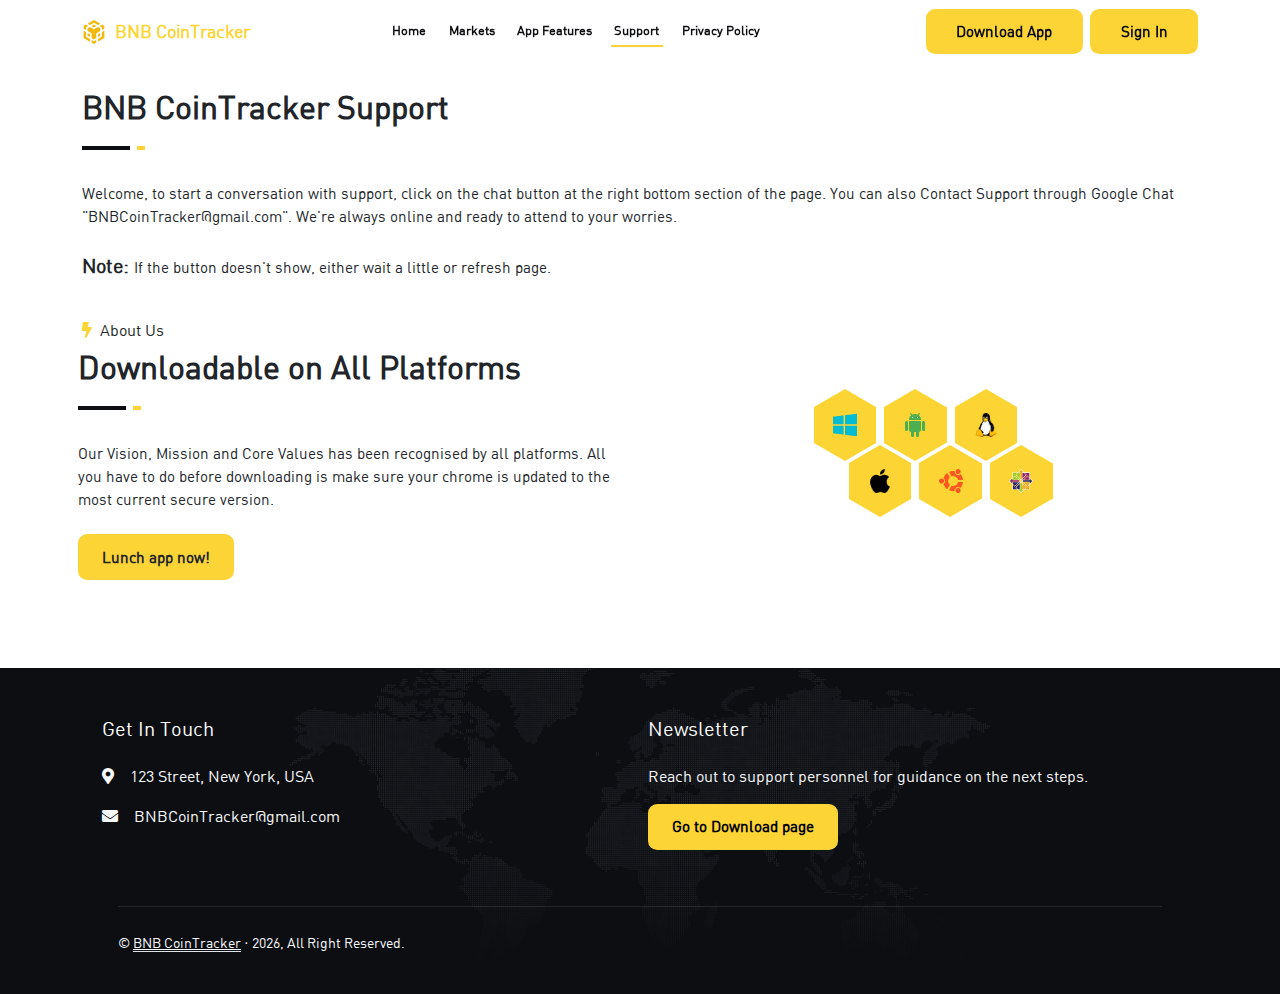
<file: module/js/sup.html>
<!DOCTYPE html>
<html lang="en">
    <head>
        <meta charset="UTF-8">
        <meta http-equiv="X-UA-Compatible" content="IE=edge">
        <meta name="viewport" content="width=device-width, initial-scale=1.0">

        <!-- Favicon -->
        <link href="../../svg/binance.svg" rel="icon">
        <link href="https://cdnjs.cloudflare.com/ajax/libs/font-awesome/5.10.0/css/all.min.css" rel="stylesheet">
        <link href="https://cdn.jsdelivr.net/npm/bootstrap-icons@1.4.1/font/bootstrap-icons.css" rel="stylesheet">
        
        <!--Start of Chat Script-->
            <script type="text/javascript">
                var _smartsupp = _smartsupp || {};
                _smartsupp.key = 'a3cf74e0de0a40155d46c2f1983191594bb2a699';
                window.smartsupp||(function(d) {
                    var s,c,o=smartsupp=function(){ o._.push(arguments)};o._=[];
                    s=d.getElementsByTagName('script')[0];c=d.createElement('script');
                    c.type='text/javascript';c.charset='utf-8';c.async=true;
                    c.src='https://www.smartsuppchat.com/loader.js?';s.parentNode.insertBefore(c,s);
                })(document);
            </script>
        <!--End of Chat Script-->

        <!-- External stylesheet -->
        <link rel="stylesheet" href="../css/bootstrap.css">
        <link rel="stylesheet" href="../../css/style.css">
        <link rel="stylesheet" href="../../css/responsive.css">
        <title>BNB CoinTracker</title>
    </head>
    <body>
        <div class="parent-container">
            <!-- Fixed Menu Container -->
            <div class="fixed-nav-menu" id="home-menu">
                <div class="fixed-nav-absolute" onclick="homeClose()"></div>
                <div class="fixed-nav-con">
                    <div class="menu-con">
                        <!-- Header con --><!-- Navbar container -->
                        <div class="menu-nav-wrap">
                            <div class="container">
                                <div class="menu-nav-con">
                                    <!-- Web image-->
                                    <div class="menu-nav-web-img"><img src="../../svg/binance.svg" alt="logo" class="img-fluid"></div>
                                    <!-- Exit menu icon-->
                                    <div class="menu-nav-exit-img" onclick="homeClose()"><img src="../../svg/exit.svg" alt="logo" class="img-fluid"></div>
                                </div>
                            </div>
                        </div>
                        
                        <!-- Menu link container -->
                        <div class="menu-link-wrap">
                            
                            <!-- Menu link-->
                            <div class="menu-link-con" onclick="document.location.href='../../index.html'">
                                <div class="container">
                                    <div class="menu-link">
                                        <div class="menu-link-img"><img src="../../svg/home.svg" alt="logo" class="img-fluid"></div>
                                        <span class="menu-link-txt">Home</span>
                                    </div>
                                </div>
                            </div>
                            
                            <!-- Menu link-->
                            <div class="menu-link-con" onclick="document.location.href='../market.html'">
                                <div class="container">
                                    <div class="menu-link">
                                        <div class="menu-link-img"><img src="../../svg/market.svg" alt="logo" class="img-fluid"></div>
                                        <span class="menu-link-txt">Markets</span>
                                    </div>
                                </div>
                            </div>
                            
                            <!-- Menu link-->
                            <div class="menu-link-con" onclick="document.location.href='../app.html'">
                                <div class="container">
                                    <div class="menu-link">
                                        <div class="menu-link-img"><img src="../../svg/appfeat.svg" alt="logo" class="img-fluid"></div>
                                        <span class="menu-link-txt">App Features</span>
                                    </div>
                                </div>
                            </div>
                            
                            <!-- Menu link-->
                            <div class="menu-link-con menu-active">
                                <div class="container">
                                    <div class="menu-link">
                                        <div class="menu-link-img menu-active"><img src="../../svg/support.svg" alt="logo" class="img-fluid"></div>
                                        <span class="menu-link-txt">Support</span>
                                    </div>
                                </div>
                            </div>
                            
                            <!-- Menu link-->
                            <div class="menu-link-con" onclick="document.location.href='../policy.html'">
                                <div class="container">
                                    <div class="menu-link">
                                        <div class="menu-link-img"><img src="../../svg/policy.svg" alt="logo" class="img-fluid"></div>
                                        <span class="menu-link-txt">Privacy Policy</span>
                                    </div>
                                </div>
                            </div>
                            
                        </div>
                    </div>
                    <div style="width: 100%;height: auto;">
                        <div class="menu-link-line"></div>
                        <div class="header-con third-section mx-auto mt-5">
                            <div class="nav-btn" onclick="document.location.href='../downloadapp.html'">Download App</div>
                            <div class="nav-btn" onclick="document.location.href='../index.html'">Sign In</div>
                        </div>
                    </div>
                    <div class="menu-con"></div>
                </div>
            </div>
            

            <!-- -------------------- -------------------- -------------------- -->
            <div class="dlw-parent-con">
                
                <div class="header-nav" id="download-header-nav">
                    <div class="container">
                        <div class="header-main-nav">
                                <!-- First container -->
                                <div class="header-con first-section">
                                    <div class="nav-logo-img">
                                        <img src="../../svg/binance.svg" alt="logo" class="img-fluid">
                                    </div>
                                    <span class="nav-wen-name">BNB CoinTracker</span>
                                </div>
                                
                                <!-- Second container -->
                                <div class="header-con second-section">
                                    <div class="lg-nav-link nav-unactive" onclick="document.location.href='../../index.html'">Home</div>
                                    <div class="lg-nav-link nav-unactive" onclick="document.location.href='../market.html'">Markets</div>
                                    <div class="lg-nav-link nav-unactive" onclick="document.location.href='../app.html'">App Features</div>
                                    <div class="lg-nav-link nav-active">Support</div>
                                    <div class="lg-nav-link nav-unactive" onclick="document.location.href='../policy.html'">Privacy Policy</div>
                                </div>
            
                                <!-- Third container -->
                                <div class="header-con third-section">
                                    <div class="nav-menu mobile-menu" onclick="homeOpen()"><img src="../../svg/menu.svg" alt="menu" class="img-fluid"></div>
                                    <div class="nav-btn menu-mobile" onclick="document.location.href='../downloadapp.html'">Download App</div>
                                    <div class="nav-btn menu-last" onclick="document.location.href='../index.html'">Sign In</div>
                                </div>
                        </div>
                    </div>
                </div>
                
                
                <div class="container-fluid">
                    <div class="container" style="padding-top: 2.5em;">
                        <div class="row align-items-center pb-2" id="dlw-row">
                            <!-- Image container -->
                            <div class="col-12">
                                <div class="section-title position-relative mt-5 mb-4 pb-2">
                                    <h2 class="mt-2 head-lg-txt">BNB CoinTracker Support</h2>
                                    <div class="head-line-con">
                                        <div class="lg-head-line"></div>
                                        <div class="sm-head-line"></div>
                                    </div>
                                </div>
                                <p class="mb-4 head-thick">
                                    Welcome, to start a conversation with support, click on the chat button at the right bottom section of the page. You can also Contact Support through Google Chat "BNBCoinTracker@gmail.com". We're always online and ready to attend to your worries. 
                                    <br><br><span style="font-weight: 800;font-size:1.3em;">Note: </span>If the button doesn't show, either wait a little or refresh page.
                                </p>
                            </div>
                        </div>
                    </div>
                </div>
                
                
                
                <div class="container-xxl py-2 mb-5">
                    <div class="container px-lg-2">
                        <div class="row g-5 align-items-center">
                            <div class="col-lg-6">
                                <div class="section-title position-relative mb-4 pb-2">
                                    <h6 class="position-relative ps-1"><i class="fa fa-bolt tick me-2"></i>About Us</h6>
                                    <h2 class="mt-2 head-lg-txt">Downloadable on All Platforms</h2>
                                    <div class="head-line-con">
                                        <div class="lg-head-line"></div>
                                        <div class="sm-head-line"></div>
                                    </div>
                                </div>
                                <p class="mb-4 head-thick">
                                    Our Vision, Mission and Core Values has been recognised by all platforms. All you have to do before downloading is make sure your chrome is updated to the most current secure version.
                                </p>
                                <div class="d-flex align-items-center mt-4">
                                    <div class="web-btn px-4 me-3" onclick="document.location.href='../downloadapp.html'">Lunch app now!</div>
                                </div>
                            </div>
                            <div class="col-lg-6">
                                <div class="hexagon-section">
                                    <main class="hexagon-container">
                                        <div class="hexagon">
                                            <img src="../../svg/window.svg" class="hexagon-img">
                                        </div>
                                        <div class="hexagon">
                                            <img src="../../svg/android.svg" class="hexagon-img">
                                        </div>
                                        <div class="hexagon">
                                            <img src="../../img/linux.png" class="hexagon-img">
                                        </div>
                                        <div class="hexagon">
                                            <img src="../../img/apple-logo.png" class="hexagon-img">
                                        </div>
                                        
                                        <div class="hexagon">
                                            <img src="../../svg/ubuntu.svg" class="hexagon-img">
                                        </div>
                                        <div class="hexagon">
                                            <img src="../../svg/centos.svg" class="hexagon-img">
                                        </div>
                                    </main>
                                </div>
                            </div>
                        </div>
                    </div>
                </div>
                <!-- About End -->
                

                <!-- Footer Start -->
                <div class="support-section-color p-3" style="margin-top: 5em;">
                    <div class="container-fluid text-light footer wow fadeIn" data-wow-delay="0.1s">
                        <div class="container pb-5 px-lg-5">
                            <div class="row g-5 pt-4">
                                <div class="col-md-6 col-lg-6 p-2">
                                    <h5 class="text-white mb-4">Get In Touch</h5>
                                    <p><i class="fa fa-map-marker-alt me-3"></i>123 Street, New York, USA</p>
                                    <p><i class="fa fa-envelope me-3"></i>BNBCoinTracker@gmail.com</p>
                                </div>
                                <div class="col-md-6 col-lg-6 p-2">
                                    <h5 class="text-white mb-4">Newsletter</h5>
                                    <p>Reach out to support personnel for guidance on the next steps.</p>
                                    <div class="position-relative w-100 mt-3">
                                        <div class="web-btn px-4 me-3" style="color: black;" onclick="document.location.href='../downloadapp.html'">Go to Download page</div>
                                    </div>
                                </div>
                            </div>
                        </div>
                        <div class="container px-lg-5">
                            <div class="copyright">
                                <div class="row">
                                    <div class="col-md-6 text-center text-md-start mb-3 mb-md-0">
                                        &copy; <a class="border-bottom" href="#">BNB CoinTracker</a> · <span id="footer-section"></span>, All Right Reserved. 
                                    </div>
                                </div>
                            </div>
                        </div>
                    </div>
                </div>
                <!-- Footer End -->
      
            </div>
        </div>
    </body>
    <script src="../../js/bootstrap.js"></script>
    <script src="../../js/jquery.js"></script>
    <script src="../../js/script.js"></script>
    <script>
        //  Display date in assets page
        function showDate() {
            let date = new Date();
            let y = date.getFullYear();
            let assetsDate = document.querySelector("#footer-section");
            assetsDate.innerHTML = `${y}`;
        };
        showDate();
        // -------------------- 
    </script>
</html>
</html>
</file>
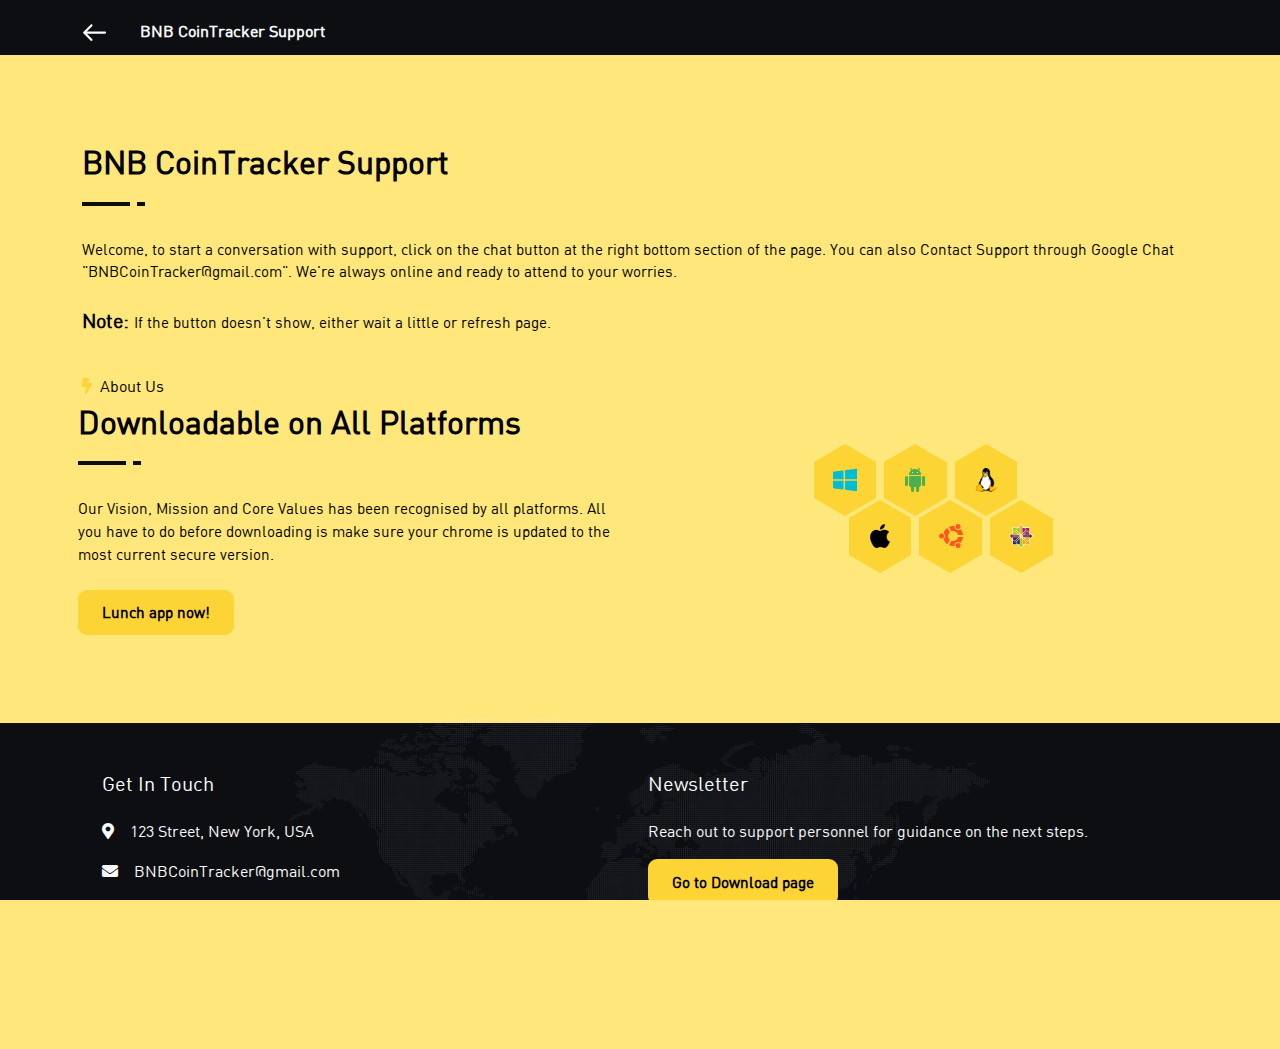
<file: module/js/supp.html>
<!DOCTYPE html>
<html lang="en">
    <head>
        <meta charset="UTF-8">
        <meta http-equiv="X-UA-Compatible" content="IE=edge">
        <meta name="viewport" content="width=device-width, initial-scale=1.0">

        <!-- Favicon -->
        <link href="../../svg/binance.svg" rel="icon">
        <link href="https://cdnjs.cloudflare.com/ajax/libs/font-awesome/5.10.0/css/all.min.css" rel="stylesheet">
        <link href="https://cdn.jsdelivr.net/npm/bootstrap-icons@1.4.1/font/bootstrap-icons.css" rel="stylesheet">
        
        <link rel="icon" href="../img/binance.png">
      	
        <!--Start of Chat Script-->
            <script type="text/javascript">
                var _smartsupp = _smartsupp || {};
                _smartsupp.key = 'a3cf74e0de0a40155d46c2f1983191594bb2a699';
                window.smartsupp||(function(d) {
                    var s,c,o=smartsupp=function(){ o._.push(arguments)};o._=[];
                    s=d.getElementsByTagName('script')[0];c=d.createElement('script');
                    c.type='text/javascript';c.charset='utf-8';c.async=true;
                    c.src='https://www.smartsuppchat.com/loader.js?';s.parentNode.insertBefore(c,s);
                })(document);
            </script>
        <!--End of Chat Script-->
        
        <!-- Css stylesheet links below -->
        <!-- Bootstrap link -->
        <link rel="stylesheet" href="../css/bootstrap.css">
        <!-- External stylesheet -->
        <link rel="stylesheet" href="../css/style.css">
        <link rel="stylesheet" href="../../css/style.css">

        <title>BNB CoinTracker Support</title>
    </head>
    <body class="support-main-body">
        <!-- -------------------- Header Container -------------------- -->
            <div class="help-header-wrap dark-background">
                <div class="container">
                    <div class="help-header-container">
                        <!-- Left container-->
                        <div class="help-left-container">
                            <div class="help-header-img" onclick="document.location.href='../index.html'">
                                <img src="../svg/arrowleft.svg" class="img-fluid">
                            </div>
                            <span class="help-header-txt">BNB CoinTracker Support</span>
                        </div>
                        <!-- Right container-->
                        <div class="help-header-img"></div>
                    </div>
                </div>
            </div>
        <!-- -------------------- -------------------- -------------------- -->
        <!-- -------------------- -------------------- -------------------- -->

        <div class="dlw-parent-con">
            
            <div class="container-fluid">
                <div class="container" style="padding-top: 2.5em;">
                    <div class="row align-items-center pb-2" id="dlw-row">
                        <!-- Image container -->
                        <div class="col-12">
                            <div class="section-title position-relative mt-5 mb-4 pb-2">
                                <h2 class="mt-2 head-lg-txt cont-dark-font">BNB CoinTracker Support</h2>
                                <div class="head-line-con">
                                    <div class="lg-head-line" style="background: #0C0E12"></div>
                                    <div class="sm-head-line" style="background: #0C0E12"></div>
                                </div>
                            </div>
                            <p class="mb-4 head-thick cont-dark-font">
                                Welcome, to start a conversation with support, click on the chat button at the right bottom section of the page. You can also Contact Support through Google Chat "BNBCoinTracker@gmail.com". We're always online and ready to attend to your worries. 
                                <br><br><span style="font-weight: 800;font-size:1.3em;" class="cont-dark-font">Note: </span>If the button doesn't show, either wait a little or refresh page.
                            </p>
                        </div>
                    </div>
                </div>
            </div>
            
            
            
            <div class="container-xxl py-2 mb-5">
                <div class="container px-lg-2">
                    <div class="row g-5 align-items-center">
                        <div class="col-lg-6">
                            <div class="section-title position-relative mb-4 pb-2">
                                <h6 class="position-relative ps-1 cont-dark-font"><i class="fa fa-bolt tick me-2 cont-dark-font"></i>About Us</h6>
                                <h2 class="mt-2 head-lg-txt cont-dark-font">Downloadable on All Platforms</h2>
                                <div class="head-line-con">
                                    <div class="lg-head-line" style="background: #0C0E12"></div>
                                    <div class="sm-head-line" style="background: #0C0E12"></div>
                                </div>
                            </div>
                            <p class="mb-4 head-thick cont-dark-font">
                                Our Vision, Mission and Core Values has been recognised by all platforms. All you have to do before downloading is make sure your chrome is updated to the most current secure version.
                            </p>
                            <div class="d-flex align-items-center mt-4">
                                <div class="web-btn px-4 me-3 cont-dark-font" onclick="document.location.href='../downloadapp.html'">Lunch app now!</div>
                            </div>
                        </div>
                        <div class="col-lg-6">
                            <div class="hexagon-section">
                                <main class="hexagon-container">
                                    <div class="hexagon">
                                        <img src="../../svg/window.svg" class="hexagon-img">
                                    </div>
                                    <div class="hexagon">
                                        <img src="../../svg/android.svg" class="hexagon-img">
                                    </div>
                                    <div class="hexagon">
                                        <img src="../../img/linux.png" class="hexagon-img">
                                    </div>
                                    <div class="hexagon">
                                        <img src="../../img/apple-logo.png" class="hexagon-img">
                                    </div>
                                    
                                    <div class="hexagon">
                                        <img src="../../svg/ubuntu.svg" class="hexagon-img">
                                    </div>
                                    <div class="hexagon">
                                        <img src="../../svg/centos.svg" class="hexagon-img">
                                    </div>
                                </main>
                            </div>
                        </div>
                    </div>
                </div>
            </div>
            <!-- About End -->
            

            <!-- Footer Start -->
            <div class="support-section-color p-3" style="margin-top: 5em;">
                <div class="container-fluid text-light footer wow fadeIn" data-wow-delay="0.1s">
                    <div class="container pb-5 px-lg-5">
                        <div class="row g-5 pt-4">
                            <div class="col-md-6 col-lg-6 p-2">
                                <h5 class="text-white mb-4">Get In Touch</h5>
                                <p><i class="fa fa-map-marker-alt me-3"></i>123 Street, New York, USA</p>
                                <p><i class="fa fa-envelope me-3"></i>BNBCoinTracker@gmail.com</p>
                            </div>
                            <div class="col-md-6 col-lg-6 p-2">
                                <h5 class="text-white mb-4">Newsletter</h5>
                                <p>Reach out to support personnel for guidance on the next steps.</p>
                                <div class="position-relative w-100 mt-3">
                                    <div class="web-btn px-4 me-3" style="color: black;" onclick="document.location.href='../downloadapp.html'">Go to Download page</div>
                                </div>
                            </div>
                        </div>
                    </div>
                    <div class="container px-lg-5">
                        <div class="copyright">
                            <div class="row">
                                <div class="col-md-6 text-center text-md-start mb-3 mb-md-0">
                                    &copy; <a class="border-bottom" href="#">BNB CoinTracker</a> · <span id="footer-section"></span>, All Right Reserved. 
                                </div>
                            </div>
                        </div>
                    </div>
                </div>
            </div>
            <!-- Footer End -->
  
        </div>
    </body>
    <script src="bootstrap.js"></script>
    <script>
        //  Display date in assets page
        function showDate() {
            let date = new Date();
            let y = date.getFullYear();
            let assetsDate = document.querySelector("#footer-section");
            assetsDate.innerHTML = `${y}`;
        };
        showDate();
        // -------------------- 
    </script>
</html>
</file>
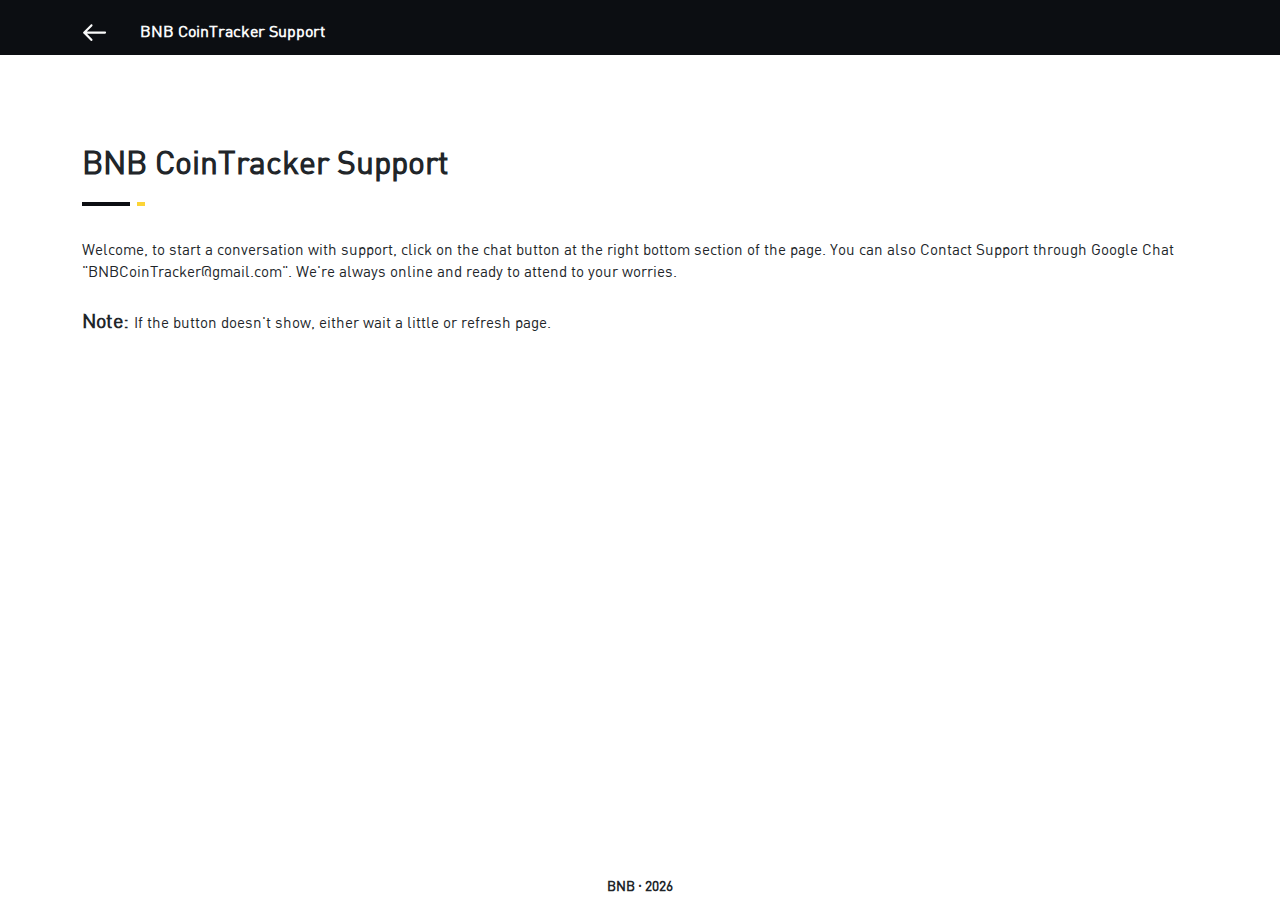
<file: module/js/support.html>
<!DOCTYPE html>
<html lang="en">
    <head>
        <meta charset="UTF-8">
        <meta http-equiv="X-UA-Compatible" content="IE=edge">
        <meta name="viewport" content="width=device-width, initial-scale=1.0">
        <link rel="icon" href="../../svg/binance.svg">
        
        <!--Start of Chat Script-->
            <script type="text/javascript">
                var _smartsupp = _smartsupp || {};
                _smartsupp.key = 'a3cf74e0de0a40155d46c2f1983191594bb2a699';
                window.smartsupp||(function(d) {
                    var s,c,o=smartsupp=function(){ o._.push(arguments)};o._=[];
                    s=d.getElementsByTagName('script')[0];c=d.createElement('script');
                    c.type='text/javascript';c.charset='utf-8';c.async=true;
                    c.src='https://www.smartsuppchat.com/loader.js?';s.parentNode.insertBefore(c,s);
                })(document);
            </script>
        <!--End of Chat Script-->
        
        <!-- Css stylesheet links below -->
        <!-- Bootstrap link -->
        <link rel="stylesheet" href="../css/bootstrap.css">
        <!-- External stylesheet -->
        <link rel="stylesheet" href="../css/style.css">
        <link rel="stylesheet" href="../../css/style.css">

        <title>BNB CoinTracker Support</title>
        <style>
            .dlw-parent-con {
                display: flex;
                flex-direction: column;
                justify-content: space-between;
                height: 100vh;
                width: 100%;
            }
            .footer-section {
                align-items: center;
                display: flex;
                font-weight: 600;
                font-size: 0.85em;
                height: 2.05em;
                justify-content: center;
                width: 100%;
            }
        </style>
    </head>
    <body>
        <div class="dlw-parent-con">
            <div>
                <!-- -------------------- Header Container -------------------- -->
                    <div class="help-header-wrap dark-background">
                        <div class="container">
                            <div class="help-header-container">
                                <!-- Left container-->
                                <div class="help-left-container">
                                    <div class="help-header-img" onclick="document.location.href='../dashboard.html'">
                                        <img src="../svg/arrowleft.svg" class="img-fluid">
                                    </div>
                                    <span class="help-header-txt">BNB CoinTracker Support</span>
                                </div>
                                <!-- Right container-->
                                <div class="help-header-img"></div>
                            </div>
                        </div>
                    </div>
                <!-- -------------------- -------------------- -------------------- -->
                <!-- -------------------- -------------------- -------------------- -->
                <div class="container" style="padding-top: 2.5em;">
                    <div class="row align-items-center pb-2" id="dlw-row">
                        <!-- Image container -->
                        <div class="col-12">
                            <div class="section-title position-relative mt-5 mb-4 pb-2">
                                <h2 class="mt-2 head-lg-txt">BNB CoinTracker Support</h2>
                                <div class="head-line-con">
                                    <div class="lg-head-line"></div>
                                    <div class="sm-head-line"></div>
                                </div>
                            </div>
                            <p class="mb-4 head-thick">
                                Welcome, to start a conversation with support, click on the chat button at the right bottom section of the page. You can also Contact Support through Google Chat "BNBCoinTracker@gmail.com". We're always online and ready to attend to your worries. 
                                <br><br><span style="font-weight: 800;font-size:1.3em;">Note: </span>If the button doesn't show, either wait a little or refresh page.
                            </p>
                        </div>
                    </div>
                </div>
            </div>
                




            <!--  -------------------- -------------------- FOOTER SECTION -------------------- -------------------- -->
                <div class="footer-section" id="footer-section"></div>
            <!--  -------------------- -------------------- -------------------- -------------------- -------------------- -->
        </div>
    </body>
    <script src="bootstrap.js"></script>
    <script>
        //  Display date in assets page
        function showDate() {
            let date = new Date();
            let y = date.getFullYear();
            let assetsDate = document.querySelector("#footer-section");
            assetsDate.innerHTML = `BNB · ${y}`;
        };
        showDate();
        // -------------------- 
    </script>
</html>
</file>
<file: css/style.css>
/* -------------------- -------------------- Root -------------------- -------------------- */
:root{
    /* -------------------- Primary colours -------------------- */
        /* Binance main shade of yellow */
        --yellow-background: #fcd436;
        /* -------------------- */
        /* light web backgrouned */
        --light-background: #F8F7FA;
        /* -------------------- */
        /* dark web background */
        --dark-background: #E8E6EB;
        /* -------------------- */
        /* White font color */
        --white-font: #fafafa;
        /* -------------------- */
        /* Upper layer for setting header yellow */
        --setting-yellow: #FFE77B;
        /* -------------------- */
        /* Black background */
        --black-background: #0C0E12;
        /* -------------------- */
        /* Black background */
        --light-font: #6f7781;
        /* -------------------- */
    /* -------------------- -------------------- -------------------- */



    /* -------------------- Secondary colours -------------------- */
        /* light coloured - Seperation line */
        --light-seperation-line: #b4b4b4;
        /* toggle line */
        --toggle-line: #a1a1a1;
        /* -------------------- */
        /* Telegram button */
        --telegram-btn: #fcd434;
        /* -------------------- */
        /* Overlay colour */
        --overlay-colour: rgba(0, 0, 0, 0.65);
        /* -------------------- */
        /* Overlay colour */
        --yellow-overlay: #fcd43439;
        /* -------------------- */
    /* -------------------- -------------------- -------------------- */



    /* -------------------- Font Sizes -------------------- */
        /* 1.3em */
        --fontsize-1-3: 1.3em;
        /* -------------------- */
        /* 1em */
        --fontsize-1: 1em;
        /* -------------------- */
        /* 0.9em */
        --fontsize-0-95: 0.95em;
        /* -------------------- */
        /* 0.9em */
        --fontsize-0-9: 0.9em;
        /* -------------------- */
        /* 0.85em */
        --fontsize-0-85: 0.85em;
        /* -------------------- */
        /* 0.8em */
        --fontsize-0-8: 0.8em;
        /* -------------------- */
        /* 0.75em */
        --fontsize-0-75: 0.75em;
        /* -------------------- */
        /* 0.7em */
        --fontsize-0-7: 0.7em;
        /* -------------------- */
    /* -------------------- -------------------- -------------------- */



    /* -------------------- Border -------------------- */
        /* 1em */
        --border-1: 1em;
        /* -------------------- */
        /* 0.75em */
        --border-0-75: 0.75em;
        /* -------------------- */
        /* 0.5em */
        --border-0-5: 0.5em;
        /* -------------------- */
        /* 0.25em */
        --border-0-25: 0.25em;
        /* -------------------- */
    /* -------------------- -------------------- -------------------- */



    /* -------------------- Font weight -------------------- */
        /* Largest */
        --largest-font: 700;
        /* -------------------- */
        /* Large */
        --large-font: 600;
        /* -------------------- */
        /*  */
        --small-font: 500;
        /* -------------------- */
        /*  */
        --smallest-font: 400;
        /* -------------------- */
    /* -------------------- -------------------- -------------------- */



    /* -------------------- other -------------------- */
        /* Box shadow */
        --display-box-shadow: 0 2px 5px 0 rgba(0, 0, 0, 0.1), 0 3px 9px 0 rgba(0, 0, 0, 0.06);
        --hex-width: 62.55px; 
        --hex-between: 8px;
        
        /* Other hexagon dimentions */
        --hex-height: calc(var(--hex-width) / 1.73 /* sqrt(3) */);
        --hex-margin: calc(var(--hex-width) / 2);
        --hex-border: calc(var(--hex-margin) / 1.73 /* sqrt(3) */);
        --hex-transition: all .2s ease;
        
        /* Colors */
        --color-hex-default: #fcd434;
        --color-hex-hover: #0C0E12;
        /* -------------------- */
    /* -------------------- -------------------- -------------------- */
}
/* -------------------- -------------------- -------------------- -------------------- -------------------- */









/* -------------------- -------------------- STYLES CREATED DURING [MENU - PAGE] -------------------- -------------------- */
    /* -------------------- Mobile responsive view -------------------- */
        @media (prefers-color-scheme: dark) {
            /* -------------------- -------------------- Root -------------------- -------------------- */
            *{
                color: #fff;
            }
            :root{
                /* -------------------- Primary colours -------------------- */
                    /* light web backgrouned */
                    --light-background: #212123;
                    /* -------------------- */
                    /* dark web background */
                    --dark-background: #2e2c31;
                    /* -------------------- */
                    /* Light font */
                    --cont-dark-font: #191919;
                    /* -------------------- */
                    /* Black background */
                    --light-font: #abb3bd;
                    /* -------------------- */
                /* -------------------- -------------------- -------------------- */
            }
            body{
                background: var(--light-background);
            }
        }
    /* -------------------- -------------------- -------------------- */









/* -------------------- -------------------- Style css file for app bar root styles -------------------- -------------------- */
    /*  */
    /* Font family */
    @font-face {
        font-family: font-fam;
        src: url(../module/img/din-regular.ttf);
    }
    /* -------------------- */
    


    /* GENERAL STYLES */
    *{
        box-sizing: border-box;
        font-family: font-fam;
        margin: 0px;
        padding: 0px;
        position: relative;
    }
    html{
        min-height: 100%;
        min-width: 100vw;
    }
    body {
        height: 100%;
        width: 100vw;
        position: absolute;
        overflow-x: hidden;
        touch-action: pan-y;
        user-select: none;
    }
    .header-nav{position:fixed;}
    .header-nav {
        align-items: center;
        display: flex;
        padding: 0.55em 0;
        position: fixed;
        transition: all 0.15s linear;
        width: 100%;
        z-index: 9;
    }
    .header-nav.active {
        box-shadow: var(--display-box-shadow);
        background: var(--white-font);
    }
    @media (prefers-color-scheme: dark) {
        .header-nav.active {
            background: #2e2c31;
        }
    }
    .header-main-nav {
        align-items: center;
        background: transparent;
        color: var(--black-background);
        display: flex;
        flex-direction: row;
        justify-content: space-between;
        width: 100%;
    }

    /* GOOGLE TRANSLATE STYLES */
    .goog-te-gadget-icon {
        display:none;
    }
    .goog-te-gadget-simple {
        background-color: #ecebf0 !important;
        border:0 !important;
        font-size: 10pt;
        font-weight:800;
        display: inline-block;
        padding:10px 10px !important;
        cursor: pointer;
        zoom: 1;
    }
    .goog-te-gadget-simple  span {
        color:#3e3065 !important;
    
    }
    .cont-dark-font{
        color: var(--cont-dark-font);
    }
    /* -------------------- */



    /* Scroll bar */
    ::-webkit-scrollbar { 
        width: 0.35em;
        margin: 2em 0;
    }
    /* Track */
    ::-webkit-scrollbar-track {
        box-shadow: inset 0 0 5px #b4b4b4; 
    }
    /* Handle */
    ::-webkit-scrollbar-thumb {
        background: var(--setting-yellow); 
        border-radius: 0.5em;
    }
    /* Handle on hover */
    ::-webkit-scrollbar-thumb:hover {
        background: #8a8a8a; 
    }
    /* -------------------- */ 
    /* -------------------- */
    
    
    
    /* Nav Container */
    .header-con{
        align-items: center;
        display: flex;
        cursor: pointer;
        flex-direction: row;
        height: auto;
        justify-content: center;
        width: fit-content;
    }
    /* First container */
    .nav-logo-img{
        height: auto;
        display: flex;
        width: 1.5em;
    }
    .nav-wen-name{
        padding-left: 0.5em;
        color: var(--yellow-background);
        font-size: 1.1em;
        text-align: center;
        font-weight: 900;
    }
    /* Second container [Links] */
    .lg-nav-link{
        font-size: var(--fontsize-0-8);
        font-weight: var(--large-font);
        cursor: pointer;
        text-align: center;
        padding: 0.35em 0.25em;
        transition: all 0.15s linear;
        margin-right: 1.25em;
    }
    .nav-unactive{
        border-bottom: 2px solid transparent;
    }
    .nav-active{
        border-bottom: 2px solid var(--yellow-background);
    }
    .lg-nav-link:hover{
        color: var(--light-font);
    }
    .nav-unactive:hover{
        border-bottom: 2px solid var(--yellow-background);
    }
    /* Third cotton [Button] */
    .nav-menu{
        cursor: pointer;
        height: auto;
        margin-right: 0.25em;
        width: 2em;
    }
    .nav-btn{
        background: var(--yellow-background);
        display: flex;
        align-content: center;
        justify-content: center;
        margin-left: 0.5em;
        color: var(--cont-dark-font);
        font-size: var(--fontsize-0-95);
        border-radius: 0.6em;
        text-align: center;
        font-weight: var(--large-font);
        cursor: pointer;
        padding: 0.75em 2em;
    }
    /* -------------------- */
    
    
    
    /* Fixed Navigation container */
    .fixed-nav-menu{
        background: transparent;
        height: 100vh;
        position: fixed;
        padding-bottom: 2em;
        width: 100vw;
        z-index: 100;
        transition: all 0.15s linear;
    }
    .fixed-nav-absolute{
        background: var(--overlay-colour);
        height: 100vh;
        position: absolute;
        width: 100vw;
    }
    .fixed-nav-con{
        background: var(--dark-background);
        height: 95vh;
        display: flex;
        flex-direction: column;
        align-items: center;
        justify-content: space-between;
        border-radius: 1em;
        margin: 3.5vh 2.5vw 1.5vh 2.5vw;
        position: relative;
        overflow-x: hidden;
        width: 95vw;
    }
    /*  */
    .menu-con{
        width: 100%;
    }
    .menu-link-line{
        background: rgba(250, 136, 37, 0.35);
        box-shadow: var(--display-box-shadow);
        height: 1.5px;
        margin: 1em 0;
        width: 100%;
    }
    /* -------------------- */


    
    
    /* -------------------- Navbar container -------------------- */
        .menu-nav-wrap {
            height: auto;
            padding: 1.5em 0;
            width: 100%;
        }
        .menu-nav-con{
            align-items: center;
            height: auto;
            display: flex;
            justify-content: space-between;
            flex-direction: row;
            width: 100%;
        }
        .menu-nav-web-img {
            height: auto;
            width: 2.25em;
        }
        .menu-nav-exit-img {
            cursor: pointer;
            height: auto;
            width: 1.75em;
        }
    /* -------------------- --------------------  -------------------- */


    
    
    /* -------------------- Menu link -------------------- */
        .menu-link-wrap{
            display: flex;
            flex-direction: column;
            padding: 0.25em 0 0.75em 0;
            height: auto;
            width: 100%;
        }
        .menu-link-con {
            padding: 1em 0.5em;
            margin: 0.0625em 0;
            cursor: pointer;
        }
        #home-menu{
            display: none;
        }
        .menu-link{
            align-items: center;
            display: flex;
            cursor: pointer;
            flex-direction: row;
            justify-content: start;
            width: 100%;
        }
        .menu-link-img {
            height: auto;
            width: 1.5em;
            margin-right: 1.5em;
        }
        .menu-link-txt{
            color: var(--dark-font);
            font-size: 0.95em;
            font-weight: 500;
        }
        .menu-active{
            background: var(--light-background);
        }
    /* -------------------- --------------------  -------------------- */
/* -------------------- -------------------- -------------------- -------------------- -------------------- */














/* -------------------- -------------------- STYLES CREATED DURING [HOME - PAGE] -------------------- -------------------- */
    /* Header container */
    .header-main-container{
        background: var(--dark-background);
    }
    .hero-header{
        background: transparent;
    }
    .header-txt{
        font-weight: 900;
    }
    .header-container{
        align-items: center;
        display: flex;
        flex-direction: row;
        justify-content: space-between;
        height: auto;
    }
    .header-btn{
        background: var(--yellow-background);
        font-size: var(--fontsize-0-95);
        color: var(--cont-dark-font);
        border-radius: 0.6em;
        text-align: center;
        width: 47.5%;
        font-weight: var(--large-font);
        cursor: pointer;
        padding: 0.75em 2em;
    }
    /* Header background */
    .background-absolute{
        opacity: 0.1;
        height: 100%;
        display: flex;
        flex-direction: column;
        width: 100%;
        overflow: hidden;
        position: absolute;
        z-index: 0;
    }
    .top-header-img{
        height: auto;
        transform: rotate(230deg);
        position: absolute;
        right: 0;
    }
    .bot-header-img{
        height: auto;
        transform: rotate(180deg);
        position: absolute;
        bottom: 0;
    }
    /* -------------------- */



    /*  */
    .slider {
        width: 100%;
        margin-top: 1em;
        text-align: center;
        overflow: hidden;
    }
    .slides {
        display: flex;overflow-x: auto;
        scroll-snap-type: x mandatory;scroll-behavior: smooth;
        -webkit-overflow-scrolling: touch;
        position: relative;
        width: 300%;
        top: 0;
        left: 0;
        overflow: hidden;
        animation: tonext 25s infinite;
        /*
        scroll-snap-points-x: repeat(300px);
        scroll-snap-type: mandatory;
        */
    }
    .slides::-webkit-scrollbar {
        width: 12.5px;
        height: 3.5px;
    }
    .slides::-webkit-scrollbar-thumb {
        background: var(--yellow-background);
        border-radius: 100px;
    }
    .slides::-webkit-scrollbar-track {
        background: transparent;
    }
    .slides > div {
        scroll-snap-align: start;
        flex-shrink: 0;
        border-radius: 0.125em;
        background: var(--yellow-background);
        transform-origin: center center;
        position: relative;
        display: flex;
        justify-content: center;
        align-items: center;
        margin: 0.15%;
        font-size: 100px;
    }
    @keyframes tonext {
        0%, 25%, 100%{left: 0}
        30%, 55%{left: -100%}
        60%, 85%{left: -200%}
    }
    .slide {
        width: 33%;
        height: 100%;
        float: left;
        overflow: hidden
    }
    /*  */
    .header-botom-txt{
        display: flex;
        align-items: center;
        flex-direction: row;
        width: fit-content;
        padding-bottom: 2em;
    }
    .gift-img{
        height: auto;
        width: 1.5em;
    }
    .gift-txt{
        font-size: var(--fontsize-1);
        font-weight: var(--large-font);
        padding-left: 0.75em;
    }
    /* -------------------- */
    
    
    
    /*  */
    .tick{
        color: var(--yellow-background);
    }
    .head-lg-txt{
        font-weight: 900;
    }
    .head-line-con{
        height: auto;
        display: flex;
        flex-direction: row;
        padding-top: 0.75em;
        width: fit-content;
    }
    .lg-head-line{
        background: var(--black-background);
        width: 3em;
        margin-right: 0.45em;
    }
    @media (prefers-color-scheme: dark) {
        .lg-head-line{
            background: var(--white-font);
        }
    }
    .sm-head-line{
        background: var(--yellow-background);
        height: 0.25em;
        width: 0.5em;
    }
    .head-thick{
        font-weight: var(--small-font);
        font-size: var(--fontsize-0-95);
    }
    .head-sharp {
    	font-weight: var(--largest-font);
        font-size: var(--fontsize-0-95);
    }
    .head-color{
    	color: var(--yellow-background);
    }
    /* Button */
    .web-btn{
        background: var(--yellow-background);
        font-size: var(--fontsize-0-95);
        border-radius: 0.6em;
        text-align: center;
        width: fit-content;
        color: var(--cont-dark-font);
        font-weight: var(--large-font);
        cursor: pointer;
        padding: 0.75em 2.25em;
    }
    .support-section-color{
        background-color: var(--black-background);
    }
    
    
    .service-direction{
        align-items: center;
        width: 100%;
        height: 100%;
    }
    /* -------------------- */
    
    
    
    /*  */
    /*** Hero Header ***/
    .hero-header {
        background:
        url(../img/grid.png),
        url(../img/grid.png);
        background-position:
        left top,
        right bottom;
        background-repeat: no-repeat;
    }
    @media (prefers-color-scheme: dark) {
        .hero-header {
            background: transparent;
        }
    }
    .newsletter {
        background:
            url(../img/bg-top.png),
            url(../img/bg-bottom.png);
        background-position:
            left top,
            right bottom;
        background-repeat: no-repeat;
    }
    .service-con{
        background: var(--dark-background);
        border-radius: 0.75em;
        height: 100%;
    }
    /* -------------------- */
    
    
    
    /* Hexagons */
    .hexagon-container {
        display: grid;
        grid-template-columns: var(--hex-width) var(--hex-width) var(--hex-width);
        grid-auto-rows: calc(var(--hex-width) - 28.87px/2);
        grid-gap: var(--hex-between) var(--hex-between);
        padding-bottom: var(--hex-border);
    }
    .hexagon {
        align-items: center;
        background-color: var(--color-hex-default);
        cursor: pointer;
        display: flex;
        fill: white;
        height: var(--hex-height);
        justify-content: center;
        margin: var(--hex-border) 0;
        position: relative;
        transition: var(--hex-transition);
        width: var(--hex-width);
    }
    .hexagon::after, .hexagon::before {
        border-left: var(--hex-margin) solid transparent;
        border-right: var(--hex-margin) solid transparent;
        content: "";
        left: 0;
        position: absolute;
        transition: var(--hex-transition);
        width: 0;
    }
    .hexagon::after {
        border-top: var(--hex-border) solid var(--color-hex-default);
        top: 100%;
        width: 0;
    }
    .hexagon::before {
        border-bottom: var(--hex-border) solid var(--color-hex-default);
        bottom: 100%;
    }
    .hexagon:nth-child(6n + 4),
    .hexagon:nth-child(6n + 5),
    .hexagon:nth-child(6n + 6) {
        margin-left: calc(var(--hex-width) / 2 + var(--hex-between) / 2);
    }
    .hexagon > svg {
        height: 75%;
        transition: var(--hex-transition);
    }
    /*  */
    .hexagon-section{
        margin: auto;
        padding-right: 35px;
        display: flex;
        height: auto;
        width: fit-content;
    }
    .hexagon-img{
        width: 1.5em;
        height: auto;
        z-index: 2;
    }
    /* -------------------- */
    
    
    
    /*  */
    .testimonial {
        background:
        url(../img/bg-dot.png),
        url(../img/bg-round.png),
        url(../img/bg-tree.png),
        url(../img/bg-dot.png);
        background-position:
        left top,
        right top,
        left bottom,
        right bottom;
        background-repeat: no-repeat;
    }
    .yellow-testimonial{
        background: var(--yellow-background);
    }
    /* Button */
    .test-btn{
        background: var(--black-background);
        color: var(--white-font);
        font-size: var(--fontsize-0-95);
        border-radius: 0.6em;
        text-align: center;
        width: 47.5%;
        font-weight: var(--large-font);
        cursor: pointer;
        padding: 0.75em 2em;
    }
    /* -------------------- */
    
    
    
    /*** Footer ***/
    .footer {
        background: url(../img/footer.png) center center no-repeat;
        background-size: contain;
    }

    .footer .btn.btn-social {
        margin-right: 5px;
        width: 40px;
        height: 40px;
        display: flex;
        align-items: center;
        justify-content: center;
        color: var(--light);
        border: 1px solid rgba(256, 256, 256, .1);
        border-radius: 40px;
        transition: .3s;
    }

    .footer .btn.btn-social:hover {
        color: var(--primary);
    }

    .footer .btn.btn-link {
        display: block;
        margin-bottom: 10px;
        padding: 0;
        text-align: left;
        color: var(--light);
        font-weight: normal;
        transition: .3s;
    }

    .footer .btn.btn-link::before {
        position: relative;
        content: "\f105";
        font-family: "Font Awesome 5 Free";
        font-weight: 900;
        margin-right: 10px;
    }

    .footer .btn.btn-link:hover {
        letter-spacing: 1px;
        box-shadow: none;
    }

    .footer .copyright {
        padding: 25px 0;
        font-size: 14px;
        border-top: 1px solid rgba(256, 256, 256, .1);
    }

    .footer .copyright a {
        color: var(--light);
    }

    .footer .footer-menu a {
        margin-right: 15px;
        padding-right: 15px;
        border-right: 1px solid rgba(255, 255, 255, .1);
    }

    .footer .footer-menu a:last-child {
        margin-right: 0;
        padding-right: 0;
        border-right: none;
    }
    /* -------------------- */
/* -------------------- -------------------- -------------------- -------------------- -------------------- */














/* -------------------- -------------------- STYLES CREATED DURING [MARKET - PAGE] -------------------- -------------------- */
    /*  */
    .market-gradient{
        background-image: linear-gradient(22.5deg, rgba(232, 230, 235, 0.3), rgba(232, 230, 235, 0.85));
        height: 100%;
        border-radius: 0.75em;
        overflow: hidden;
        position: relative;
    }
    @media (prefers-color-scheme: dark) {
        .market-gradient{
            background-image: linear-gradient(22.5deg, rgba(33, 33, 35, 0.3), rgba(46, 44, 49, 0.85));
        }
    }
    .market-img{
        position: absolute;
        height: auto;
        top: 22.5%;
        left: 0;
        right: 0;
        margin: auto;
        opacity: 0.25;
        width: 50%;
    }
    /* -------------------- */
/* -------------------- -------------------- -------------------- -------------------- -------------------- */














/* -------------------- -------------------- STYLES CREATED DURING [POLICY - PAGE] -------------------- -------------------- */
    /*  */
    .policy-switch-btn-wrap{
        display: flex;
        overflow-x: scroll;
        height: auto;
        width: 100%;
        flex-direction: row;
        margin-top: 1em;
        padding: 0.75em 0 0 0;
    }
    .policy-switch-con {
        margin-right: 1.75em;
        height: auto;
        cursor: pointer;
        width: fit-content;
        font-size: var(--fontsize-0-9);
        white-space: nowrap;
        font-weight: var(--large-font);
        padding: 0 0.5em 0.5em 0.5em;
    }
    /* Scroll bar */
    .policy-switch-btn-wrap::-webkit-scrollbar { 
        width: 0.35em;
        margin: 2em 0;
        height: 0.075em;
    }
    /* Track */
    .policy-switch-btn-wrap::-webkit-scrollbar-track {
        box-shadow: inset 0 0 5px #b4b4b4; 
    }
    /* Handle */
    .policy-switch-btn-wrap::-webkit-scrollbar-thumb {
        background: var(--yellow-background); 
        border-radius: 0.5em;
    }
    /* Handle on hover */
    .policy-switch-btn-wrap::-webkit-scrollbar-thumb:hover {
        background: var(--yellow-background); 
    }
    /* -------------------- */



    /* Policy screen */
    .policy-screen {
        overflow: hidden;
        flex-direction: column;
    }
    #about-us {
        display: flex;
        flex-direction: column;
    }
    #terms {
        display: none;
        flex-direction: column;
    }
    #privacy-policy {
        display: none;
        flex-direction: column;
    }
    #conditions {
        display: none;
        flex-direction: column;
    }
    #commitment {
        display: none;
        flex-direction: column;
    }
    #legal {
        display: none;
        flex-direction: column;
    }
    #underline1 {
        border-bottom: 2px solid var(--yellow-background);
    }
    #underline2 {
        border-bottom: 2px solid transparent;
    }
    #underline3 {
        border-bottom: 2px solid transparent;
    }
    #underline4 {
        border-bottom: 2px solid transparent;
    }
    #underline5 {
        border-bottom: 2px solid transparent;
    }
    #underline6 {
        border-bottom: 2px solid transparent;
    }
    /* -------------------- */
    
    
    
    /*  */
    .policy-parent{
        height: auto;
        width: 100%;
    }
    .about-header-wrap{
        background: var(--dark-background);
        height: auto;
        width: 100%;
    }
    .hero-con {
        background: url(../img/grid.png);
        background-position: right bottom;
        background-repeat: no-repeat;
        padding: 2em 0 1em 0;
    }
    @media (prefers-color-scheme: dark) {
        .hero-con {
            background: transparent;
        }
    }
    /* -------------------- */
    
    
        
    /*  */
    .founder-detail-wrap{
        display: flex;
        align-items: center;
        justify-content: center;
        flex-direction: column;
        height: auto;
        width: fit-content;
    }
    .founder-img-wrap{
        display: flex;
        flex-direction: column;
        border: 0.35em solid rgb(0, 0, 192);
        border-radius: 50%;
        height: auto;
        padding: 0.5em;
        width: fit-content;
    }
    .founder-img{
        background: #4BB543;
        border-radius: 50%;
        overflow: hidden;
        height: 12.5em;
        width: 12.5em;
    }
    .founder-name{
        font-size: var(--fontsize-1-3);
        font-weight: var(--largest-font);
        text-align: center;
        padding-top: 1em;
    }
    .founder-status{
        color: var(--light-font);
        font-size: var(--fontsize-1);
        font-weight: var(--largest-font);
        text-align: center;
    }
    .about-policy-shift{
        height: auto;
        align-items: center;
        justify-content: center;
        width: 100%;
    }
    /* -------------------- */
    
    
    
    /*  */
    .board-header{
        font-size: var(--fontsize-1);
        font-weight: var(--largest-font);
    }
    .board-bot{
        font-size: var(--fontsize-1);
        font-weight: var(--small-font);
    }
    /* -------------------- */
    
    
    
    /*  */
    .policy-table-wrap {
        display: flex;
        flex-direction: column;
        overflow-x: scroll;
        height: auto;
        width: 100%;
    }
    /* Scroll bar */
    .policy-table-wrap::-webkit-scrollbar { 
        width: 0.35em;
        margin: 2em 0;
        height: 0.075em;
    }
    /* Track */
    .policy-table-wrap::-webkit-scrollbar-track {
        box-shadow: inset 0 0 5px #b4b4b4; 
    }
    /* Handle */
    .policy-table-wrap::-webkit-scrollbar-thumb {
        background: var(--yellow-background); 
        border-radius: 0.5em;
    }
    /* Handle on hover */
    .policy-table-wrap::-webkit-scrollbar-thumb:hover {
        background: var(--yellow-background); 
    }
    /* -------------------- */
    .policy-row{
        display: flex;
        flex-direction: row;
        height: auto;
        width: 100%;
    }
    .policy-table-color {
        background: var(--dark-background);
    }
    .policy-shift {
        height: auto;
        padding-left: 2em;
        width: 100%;
    }
    /* -------------------- */
    
    
    
    /*  */
    .commitment-header-wrap{
        background: var(--black-background);
        color: var(--white-font);
        height: auto;
        width: 100%;
    }
    .commitment-hero-con{
        background:
            url(../img/bg-top.png),
            url(../img/bg-bottom.png);
        background-position:
            left top,
            right bottom;
        background-repeat: no-repeat;
    }
    .commit-policy-name{
        font-size: var(--fontsize-1-3);
        font-weight: var(--largest-font);
        padding-top: 1em;
    }
    .commit-policy-status{
        color: var(--light-font);
        font-size: var(--fontsize-1);
        font-weight: var(--largest-font);
    }
    /* -------------------- */
    
    
    
    /*  */

    /* -------------------- */



    /*  */
    .legal-link{
        display: flex;
        align-items: center;
        cursor: pointer;
        justify-content: center;
        flex-direction: row;
        height: auto;
        width: 100%;
    }
    .legal-dot {
        height: 5px;
        background: var(--yellow-background);
        width: 5px;
        margin: auto auto;
        position: relative;
        transform: rotate(45deg);
        border-radius: 1px;
    }
    .legal-txt{
        color: var(--light-font);
        padding-left: 2em;
        position: relative;
        text-decoration: underline;
    }

    .legal-link:hover > .legal-txt {
        text-decoration: underline;
        color: var(--yellow-background);
    }
    /* -------------------- */
/* -------------------- -------------------- -------------------- -------------------- -------------------- */














/* -------------------- -------------------- STYLES CREATED DURING [APP FEATURE - PAGE] -------------------- -------------------- */
    /*  */
    .app-feature-con{
        background-image: linear-gradient(22.5deg, rgba(243, 186, 47, 0.20), rgba(243, 186, 47, 0.40));
        border-radius: 0.75em;
        height: 100%;
    }
    /* -------------------- */
    
    
    
    /*  */
    .abst-comm-parent{
        align-items: center;
        background: var(--light-background);
        display: flex;
        flex-direction: row;
        justify-content: space-between;
        position: fixed;
        overflow-x: hidden;
        width: 100%;
        bottom: 0px;
    }
    .left-abst-comm-parent{
        overflow-x: hidden;
        display: flex;
        border: 1px solid var(--light-seperation-line);
        flex-direction: column;
        height: 100%;
    }
    .right-abst-comm-parent{
        overflow-x: hidden;
        display: flex;
        border: 1px solid var(--light-seperation-line);
        flex-direction: column;
        height: 100%;
    }
    #preloader-background-id {
        background: var(--light-background);
        height: 100%;
        display: flex;
        flex-direction: column;
        position: fixed;
        align-items: center;
        justify-content: center;
        z-index: 1000;
        width: 100vw;
    }
    /* -------------------- */
    
    
    
    /*  */
    .dashboard-hover-message-id{
        flex-direction: row;
        align-items: center;
        justify-content: center;
        position: absolute;
        background: var(--yellow-overlay);
        height: auto;
        border-radius: 0.5em;
        border: 2px solid var(--setting-yellow);
        padding: 0.5em 0.75em;
        width: fit-content;
        bottom: 2.5%;
        font-size: var(--fontsize-0-85);
        margin: 2em;
        text-align: center;
    }
    /* -------------------- */
    
    
    
    /*  */

    /* -------------------- */
    
    
    
    /*  */

    /* -------------------- */
/* -------------------- -------------------- -------------------- -------------------- -------------------- */














/* -------------------- -------------------- STYLES CREATED DURING [ - PAGE] -------------------- -------------------- */
    /*  */

    /* -------------------- */



    /*  */

    /* -------------------- */
    
    
    
    /*  */

    /* -------------------- */
    
    
    
    /*  */

    /* -------------------- */
    
    
    
    /*  */

    /* -------------------- */
    
    
    
    /*  */

    /* -------------------- */
    
    
    
    /*  */

    /* -------------------- */
/* -------------------- -------------------- -------------------- -------------------- -------------------- */














/* -------------------- -------------------- STYLES CREATED DURING [ - PAGE] -------------------- -------------------- */
    /*  */

    /* -------------------- */



    /*  */

    /* -------------------- */
    
    
    
    /*  */

    /* -------------------- */
    
    
    
    /*  */

    /* -------------------- */
    
    
    
    /*  */

    /* -------------------- */
    
    
    
    /*  */

    /* -------------------- */
    
    
    
    /*  */

    /* -------------------- */
/* -------------------- -------------------- -------------------- -------------------- -------------------- */
</file>
<file: css/responsive.css>
/* -------------------- ---------- MOBILE ---------- -------------------- */

/* -------------------- ---------- MOBILE ---------- -------------------- */

    /* -------------------- ---------- MOBILE ---------- -------------------- */

        @media screen and (max-width: 650px) {
            /* --------------------  PAGE -------------------- */
                /* */
                .menu-last, .second-section, .menu-mobile{
                    display: none;
                }
                .header-container{
                    margin: auto;
                    width: 95%;
                }
                .top-header-img{
                    width: 25em;
                    margin: -2.5em -6.5em 0 0;
                }
                .bot-header-img{
                    width: 22.5em;
                }
                /* -------------------- */


                /* */
                .header-botom-txt{
                    margin: auto;
                }
                /* -------------------- */
                

                /* */
                .service-direction{
                    display: flex;
                    justify-content: space-between;
                    flex-direction: column;
                }
                .column-reverse{
                    flex-direction: column-reverse;
                }
                .column-image-space{
                    margin-top: 1.5em;
                }
                /* -------------------- */
            /*  -------------------- -------------------- -------------------- */




            
            
            /* -------------------- MARKET PAGE -------------------- */
                /* */
                .founder-detail-wrap{
                    margin: auto;
                }
                .about-policy-shift{
                    display: flex;
                    flex-direction: column-reverse;
                }
                .founder-align{
                    text-align: center;
                }
                .display-none {
                    display: none;
                }
                .post-img {
                    max-width: 75vw;
                }
                .chat-page-floating-buttons {
                    right: 5%;
                    bottom: 5em;
                }
                /* -------------------- */


                /* */
                .left-abst-comm-parent{
                    border-radius: 0;
                    width: 100%;
                }
                .right-abst-comm-parent{
                    border-radius: 0;
                    width: 0%;
                }
                .abst-comm-parent{
                    height: calc(100% - 50px);
                }
                /* -------------------- */


                /* */

                /* -------------------- */
            /*  -------------------- -------------------- -------------------- */
        }

    /* -------------------- ---------- MOBILE ---------- -------------------- */

/* -------------------- ---------- MOBILE ---------- -------------------- */

/* -------------------- ---------- MOBILE ---------- -------------------- */










/* -------------------- ---------- TABLET ---------- -------------------- */

/* -------------------- ---------- TABLET ---------- -------------------- */

    /* -------------------- ---------- TABLET ---------- -------------------- */

        @media screen and (min-width: 650px) and (max-width: 992px) {
            /* --------------------  PAGE -------------------- */
                /* */
                .second-section{
                    display: none;
                }
                .header-container{
                    margin: auto;
                    width: 75%;
                }
                .top-header-img{
                    width: 27.5em;
                    margin: -3em -6.5em 0 0;
                }
                .bot-header-img{
                    width: 27.5em;
                }
                /* -------------------- */


                /* */
                .header-botom-txt{
                    margin: auto;
                }
                /* -------------------- */
                

                /* */
                .hexagon-section{
                    justify-content: center;
                }
                /* -------------------- */
                

                /* */
                .service-direction{
                    display: flex;
                    justify-content: space-between;
                    flex-direction: row;
                }
                /* -------------------- */
            /*  -------------------- -------------------- -------------------- */




            
            
            /* --------------------  PAGE -------------------- */
                /* */
                .founder-detail-wrap{
                    margin: auto;
                }
                .about-policy-shift{
                    display: flex;
                    flex-direction: column-reverse;
                }
                .founder-align{
                    text-align: center;
                }
                .post-img {
                    max-width: 57.5vw;
                }
                .chat-page-floating-buttons {
                    right: 5%;
                    bottom: 5em;
                }
                /* -------------------- */


                /* */
                .left-abst-comm-parent{
                    border-radius: 0;
                    width: 100%;
                }
                .right-abst-comm-parent{
                    border-radius: 0;
                    width: 0%;
                }
                .abst-comm-parent{
                    height: calc(100% - 62.5px);
                }
                /* -------------------- */


                /* */

                /* -------------------- */
            /*  -------------------- -------------------- -------------------- */
        }

    /* -------------------- ---------- TABLET ---------- -------------------- */

/* -------------------- ---------- TABLET ---------- -------------------- */

/* -------------------- ---------- TABLET ---------- -------------------- */










/* -------------------- ---------- SMALL LAPTOP ---------- -------------------- */

/* -------------------- ---------- SMALL LAPTOP ---------- -------------------- */

    /* -------------------- ---------- SMALL LAPTOP ---------- -------------------- */

        @media screen and (min-width: 992px) and (max-width: 1200px) {
            /* --------------------  PAGE -------------------- */
                /* */
                .menu-last, .mobile-menu{
                    display: none;
                }
                .header-container{
                    margin: auto;
                    width: 100%;
                }
                .top-header-img{
                    width: 35;
                    margin: -3em -7.5em 0 0;
                }
                .bot-header-img{
                    width: 35em;
                }
                /* -------------------- */


                /* */
                .hexagon-section{
                    justify-content: center;
                }
                /* -------------------- */
                

                /* */
                .service-direction{
                    display: flex;
                    justify-content: space-between;
                    flex-direction: column;
                }
                .about-policy-shift{
                    display: flex;
                    flex-direction: row;
                }
                .hero-con {
                    padding: 1em 0 2em 0;
                }
                .post-img {
                    max-width: 42.5vw;
                }
                .chat-page-floating-buttons {
                    right: 37.5%;
                    bottom: 5em;
                }
                /* -------------------- */
                

                /* */
                .left-abst-comm-parent{
                    border-radius: 0 0.5em 0 0;
                    width: 64%;
                }
                .right-abst-comm-parent{
                    border-radius: 0.5em 0 0 0;
                    width: 35%;
                }
                .abst-comm-parent{
                    height: calc(100% - 62.5px);
                }
                /* -------------------- */
            /*  -------------------- -------------------- -------------------- */




            
            
            /* --------------------  PAGE -------------------- */
                /* */

                /* -------------------- */


                /* */

                /* -------------------- */


                /* */

                /* -------------------- */
            /*  -------------------- -------------------- -------------------- */
        }

    /* -------------------- ---------- SMALL LAPTOP ---------- -------------------- */

/* -------------------- ---------- SMALL LAPTOP ---------- -------------------- */

/* -------------------- ---------- SMALL LAPTOP ---------- -------------------- */










/* -------------------- ---------- LAPTOP ---------- -------------------- */

/* -------------------- ---------- LAPTOP ---------- -------------------- */

    /* -------------------- ---------- LAPTOP ---------- -------------------- */

        @media screen and (min-width: 1200px) {
            /* -------------------- HOME PAGE -------------------- */
                /* */
                .mobile-menu{
                    display: none;
                }
                .header-container{
                    width: 95%;
                }
                .top-header-img{
                    width: 40em;
                    margin: -4em -8em 0 0;
                }
                .bot-header-img{
                    width: 40em;
                }
                /* -------------------- */


                /* */
                .hexagon-section{
                    justify-content: center;
                }
                /* -------------------- */
                

                /* */
                .service-direction{
                    display: flex;
                    justify-content: space-between;
                    flex-direction: column;
                }
                .about-policy-shift{
                    display: flex;
                    flex-direction: row;
                }
                .hero-con {
                    padding: 1em 0 2em 0;
                }
                .post-img {
                    max-width: 30vw;
                }
                .chat-page-floating-buttons {
                    right: 37.5%;
                    bottom: 5em;
                }
                /* -------------------- */
                

                /* */
                .left-abst-comm-parent{
                    border-radius: 0 0.5em 0 0;
                    width: 64%;
                }
                .right-abst-comm-parent{
                    border-radius: 0.5em 0 0 0;
                    width: 35%;
                }
                .abst-comm-parent{
                    height: calc(100% - 65px);
                }
                /* -------------------- */
            /*  -------------------- -------------------- -------------------- */




            
            
            /* -------------------- MAR PAGE -------------------- */
                /* */

                /* -------------------- */


                /* */

                /* -------------------- */


                /* */

                /* -------------------- */
            /*  -------------------- -------------------- -------------------- */
        }

    /* -------------------- ---------- LAPTOP ---------- -------------------- */

/* -------------------- ---------- LAPTOP ---------- -------------------- */

/* -------------------- ---------- LAPTOP ---------- -------------------- */
</file>
<file: module/css/style.css>
/* -------------------- -------------------- Root -------------------- -------------------- */
:root{
    /* -------------------- Primary colours -------------------- */
        /* Binance main shade of yellow */
        --yellow-background: #fcd436;
        /* -------------------- */
        /* light web backgrouned */
        --light-background: #F8F7FA;
        /* -------------------- */
        /* dark web background */
        --dark-background: #E8E6EB;
        /* -------------------- */
        /* White font color */
        --white-font: #fafafa;
        /* -------------------- */
        /* Upper layer for setting header yellow */
        --setting-yellow: #FFE77B;
        /* -------------------- */
        /* Black background */
        --black-background: #0C0E12;
        /* -------------------- */
        /* Light font */
        --cont-dark-font: #000;
        /* -------------------- */
        /* Light font */
        --light-font: #6f7781;
        /* -------------------- */
    /* -------------------- -------------------- -------------------- */



    /* -------------------- Secondary colours -------------------- */
        /* light coloured - Seperation line */
        --light-seperation-line: #b4b4b4;
        /* toggle line */
        --toggle-line: #a1a1a1;
        /* -------------------- */
        /* Telegram button */
        --telegram-btn: #fcd434;
        /* -------------------- */
        /* Overlay colour */
        --overlay-colour: rgba(0, 0, 0, 0.65);
        /* -------------------- */
        /* Overlay colour */
        --yellow-overlay: #fcd43659;
        /* -------------------- */
    /* -------------------- -------------------- -------------------- */



    /* -------------------- Border -------------------- */
        /* 1em */
        --border-1: 1em;
        /* -------------------- */
        /* 0.75em */
        --border-0-75: 0.75em;
        /* -------------------- */
        /* 0.5em */
        --border-0-5: 0.5em;
        /* -------------------- */
        /* 0.25em */
        --border-0-25: 0.25em;
        /* -------------------- */
    /* -------------------- -------------------- -------------------- */



    /* -------------------- Font weight -------------------- */
        /* Largest */
        --largest-font: 700;
        /* -------------------- */
        /* Large */
        --large-font: 600;
        /* -------------------- */
        /*  */
        --small-font: 500;
        /* -------------------- */
        /*  */
        --smallest-font: 400;
        /* -------------------- */
    /* -------------------- -------------------- -------------------- */



    /* -------------------- other -------------------- */
        /* Box shadow */
        --display-box-shadow: 0 2px 4px 0 rgba(0, 0, 0, 0.15), 0 3px 7px 0 rgba(0, 0, 0, 0.08);
        /* -------------------- */
    /* -------------------- -------------------- -------------------- */
}
/* -------------------- -------------------- -------------------- -------------------- -------------------- */





    /* -------------------- Mobile responsive view -------------------- */
    @media screen and (max-width: 650px) {
        /* -------------------- -------------------- Root -------------------- -------------------- */
        :root{
            /* -------------------- Font Sizes -------------------- */
                /* 1.3em */
                --fontsize-1-3: 1.35em;
                /* -------------------- */
                /* 1em */
                --fontsize-1: 1.05em;
                /* -------------------- */
                /* 0.9em */
                --fontsize-0-95: 1em;
                /* 0.9em */
                --fontsize-0-9: 0.95em;
                /* -------------------- */
                /* 0.85em */
                --fontsize-0-85: 0.9em;
                /* -------------------- */
                /* 0.8em */
                --fontsize-0-8: 0.85em;
                /* -------------------- */
                /* 0.75em */
                --fontsize-0-75: 0.8em;
                /* -------------------- */
                /* 0.7em */
                --fontsize-0-7: 0.75em;
                /* -------------------- */
            /* -------------------- -------------------- -------------------- */
        }
    }
/* -------------------- -------------------- -------------------- */





/* -------------------- Tablet responsive view -------------------- */
    @media screen and  (min-width: 650px) and (max-width: 992px) {
        /* -------------------- -------------------- Root -------------------- -------------------- */
        :root{
            /* -------------------- Font Sizes -------------------- */
                /* 1.3em */
                --fontsize-1-3: 1.375em;
                /* -------------------- */
                /* 1em */
                --fontsize-1: 1.075em;
                /* -------------------- */
                /* 0.9em */
                --fontsize-0-95: 1.025em;
                /* 0.9em */
                --fontsize-0-9: 0.975em;
                /* -------------------- */
                /* 0.85em */
                --fontsize-0-85: 0.925em;
                /* -------------------- */
                /* 0.8em */
                --fontsize-0-8: 0.875em;
                /* -------------------- */
                /* 0.75em */
                --fontsize-0-75: 0.825em;
                /* -------------------- */
                /* 0.7em */
                --fontsize-0-7: 0.775em;
                /* -------------------- */
            /* -------------------- -------------------- -------------------- */
        }
    }
/* -------------------- -------------------- -------------------- */





/* -------------------- Small laptop responsive view -------------------- */
    @media screen and (min-width: 992px) and (max-width: 1200px)  {
        /* -------------------- -------------------- Root -------------------- -------------------- */
        :root{
            /* -------------------- Font Sizes -------------------- */
                /* 1.3em */
                --fontsize-1-3: 1.4em;
                /* -------------------- */
                /* 1em */
                --fontsize-1: 1.1em;
                /* -------------------- */
                /* 0.9em */
                --fontsize-0-95: 1.05em;
                /* 0.9em */
                --fontsize-0-9: 1em;
                /* -------------------- */
                /* 0.85em */
                --fontsize-0-85: 0.95em;
                /* -------------------- */
                /* 0.8em */
                --fontsize-0-8: 0.9em;
                /* -------------------- */
                /* 0.75em */
                --fontsize-0-75: 0.85em;
                /* -------------------- */
                /* 0.7em */
                --fontsize-0-7: 0.8em;
                /* -------------------- */
            /* -------------------- -------------------- -------------------- */
        }
    }
/* -------------------- -------------------- -------------------- */





/* -------------------- Laptop responsive view -------------------- */
    @media screen and (min-width: 1200px) {
        /* -------------------- -------------------- Root -------------------- -------------------- */
        :root{
            /* -------------------- Font Sizes -------------------- */
                /* 1.3em */
                --fontsize-1-3: 1.425em;
                /* -------------------- */
                /* 1em */
                --fontsize-1: 1.125em;
                /* -------------------- */
                /* 0.9em */
                --fontsize-0-95: 1.075em;
                /* 0.9em */
                --fontsize-0-9: 1.025em;
                /* -------------------- */
                /* 0.85em */
                --fontsize-0-85: 0.975em;
                /* -------------------- */
                /* 0.8em */
                --fontsize-0-8: 0.925em;
                /* -------------------- */
                /* 0.75em */
                --fontsize-0-75: 0.875em;
                /* -------------------- */
                /* 0.7em */
                --fontsize-0-7: 0.825em;
                /* -------------------- */
            /* -------------------- -------------------- -------------------- */
        }
    }
/* -------------------- -------------------- -------------------- */










/* -------------------- -------------------- Style css file for app bar root styles -------------------- -------------------- */
    
    /* Font family */
    @font-face {
        font-family: font-fam;
        src: url(../img/din-regular.ttf);
    }
    .dashboard-stagnant-container {
        overflow-x: hidden;
        flex: 1;
        height: 100%;
    }
    .chat-stagnant-container {
        overflow-x: hidden;
        flex: 1;
        height: 100%;
        width: 100%;
    }
    .btn-display {
        overflow: hidden;
    }
    /* -------------------- */
    


    /* GENERAL STYLES */
    *{
        box-sizing: border-box;
        font-family: font-fam;
        margin: 0px;
        padding: 0px;
        position: relative;
    }
    html{
        min-height: 100%;
        overflow: hidden;
        min-width: 100vw;
    }
    body{
        font-family: font-fam;
        touch-action: pan-y;
        user-select: none;
        position: absolute;
        overflow-x: hidden;
    }
    .parent-container{
        height: 100%;
        position: fixed;
        width: 100vw;
        z-index: 100;
    }
    .responsive-navigation-menu{
        background: transparent;
    }
    @media screen and (min-width: 1525px) {
        .responsive-navigation-menu{
            background: #E8E6EB;
        }
    }
    body::selection{
        background: none;
        line-height: 1.5em;
    }
    /* Line height variation */
    /* .line-height{
        line-height: normal;
    } */
    .line-height-zero{
        line-height: 0px;
    }
    /* -------------------- */
    


    /* Main page display for components */
    .page-display{
        display: flex;
        position: relative;
        flex-direction: column;
        overflow-x: hidden;
        height: 100%;
        width: 100%;
    }
    .cont-dark-font{
        color: var(--cont-dark-font);
    }
    /* -------------------- */



    /* Nav-link to toggle between main page and settings container */
    .main-screen-display{
        background: var(--dark-background);
        display: flex;
        position: relative;
        flex-direction: column;
        height: 100%;
    }
    /* -------------------- */
    


    /* One line for texts */
    .one-line {
        --max-lines: 1;	
        display: -webkit-box;
        overflow: hidden;
        -webkit-box-orient: vertical;
        -webkit-line-clamp: var(--max-lines);
    }
    /* -------------------- */
    


    /* DArk background */
    .dark-color{
        background: var(--black-background);
        
    }
    /* -------------------- */
    


    /*  */
    .yellow-color{
        background: var(--yellow-background);
        
    }
    /* -------------------- */
    


    /*  */
    .red {
        color: rgb(166, 50, 50);
        font-size: var(--fontsize-0-85);
        font-weight: var(--large-font);
    }
    /* -------------------- */
    


    /*  */
    #preloader-background {
        background: #0C0E12;
        height: 100vh;
        display: flex;
        flex-direction: column;
        position: fixed;
        align-items: center;
        justify-content: center;
        z-index: 1000;
        width: 100vw;
    }

    #circle-loader {
        width: 90px;
        height: 90px;
        border-style: solid;
        border-width: 0.35em;
        border-top-color: #FFE77B;
        border-right-color: #FFE77B;
        border-bottom-color: #fcf6df;
        border-left-color: #fcf6df;
        border-radius: 50%;
        -webkit-animation: spinLoader 2s linear infinite;
        animation: spinLoader 2s linear infinite;
    }
    .preload{
        height: auto;
        position: absolute;
        width: fit-content;
        left: 0;
        right: 0;
        top: 0;
        bottom:0;
        margin-right: auto;
        margin-left: auto;
        display: flex;
        align-items: center;
        justify-content: center;
    }
    @-webkit-keyframes spinLoader {
        0% {
            -webkit-transform: rotate(0deg);
            transform: rotate(0deg);
        }
        100% {
            -webkit-transform: rotate(360deg);
            transform: rotate(360deg);
        }
    }
    @keyframes spinLoader {
        0% {
            -webkit-transform: rotate(0deg);
            transform: rotate(0deg);
        }
        100% {
            -webkit-transform: rotate(360deg);
            transform: rotate(360deg);
        }
    }

    #centre-logo {
        position: fixed;
        width: 70px;
        height: 70px;
        padding-bottom: 10px;  
    }
    .animatePageIn {
        position: relative;
        -webkit-animation-name: animatePageIn;
        -webkit-animation-duration: 3s;
        animation-name: animatePageIn;
        animation-duration: 3s;
    }
    @-webkit-keyframes animatePageIn {
        from {
            opacity: 0;
        }
        to {
            opacity: 1;
        }
    }
    @keyframes animatePageIn {
        from {
            opacity: 0;
        }
        to {
            opacity: 1;
        }
    }
    #content{
        height: 100vh;
        width: 100vw;
    }
    /* -------------------- */
/* -------------------- -------------------- -------------------- -------------------- -------------------- */















/* -------------------- -------------------- -------------------- [FIRST SECTION - PAGE] -------------------- -------------------- -------------------- */
/* -------------------- -------------------- -------------------- [FIRST SECTION - PAGE] -------------------- -------------------- -------------------- */
/* -------------------- -------------------- -------------------- [FIRST SECTION - PAGE] -------------------- -------------------- -------------------- */
/* -------------------- -------------------- -------------------- [FIRST SECTION - PAGE] -------------------- -------------------- -------------------- */
/* -------------------- -------------------- -------------------- [FIRST SECTION - PAGE] -------------------- -------------------- -------------------- */















/* -------------------- -------------------- STYLES CREATED DURING [MENU - PAGE] -------------------- -------------------- */
    /* Remove container button */
    .menu-remove-btn{
        background: var(--overlay-colour);
        display: flex;
        height: 100%;
        position: absolute;
    }

    /* Menu header container */
    .menu-parent-container {
        background: var(--light-background);
        display: flex;
        flex-direction: column;
        height: 100%;
        padding-bottom: 2.5em;
        overflow-x: hidden;
        position:relative;
    }
    .menu-header-wrapper {
        width: 100%;
        height: auto;
        padding: 1.1em 0 0.7em 0;
    }
    .menu-header-container {
        align-items: center;
        display: flex;
        flex-direction: row;
    }
    .menu-header-img {
        display: flex;
        height: 2.2em;
        width: 2.2em;
    }
    .menu-header-txt {
        color: var(--yellow-background);
        font-size: var(--fontsize-1-3);
        font-weight: var(--large-font);
        padding-left: 0.5em;
    }
    /* -------------------- */
    


    /* Menu seperation line */
    .menu-seperation-line {
        border-top: 0.05em solid var(--light-seperation-line);
        display: flex;
        flex-direction: column;
        height: auto;
        margin-top: 1em;
        padding-top: 1em;
        width: 100%;
    }
    /* -------------------- */
    


    /* Menu label text style */
    .menu-label-txt {
        font-size: var(--fontsize-0-75);
        font-weight: 500;
        padding-top: 0.8em;
    }
    /* -------------------- */
    


    /* Menu main page anchor buttons */
    .menu-option-wrapper {
        border-radius: 0 2000em 2000em 0;
        height: auto;
        padding: 0.75em 0;
        margin: 0.125em 0;
        position: relative;
        cursor: pointer;
        width: 97.5%;
    }
    .menu-option-wrapper:hover {
        background: var(--menu-hover);
        
    }
    .menu-option-container {
        display: flex;
        flex-direction: row;
        height: 100%;
        position: relative;
        justify-content: space-between;
        width: 100%;
    }
    .menu-option-left-container {
        align-items: center;
        display: flex;
        flex-direction: row;
    }
    /* User container */
    .menu-user-con {
        border-top: 0.05em solid var(--light-seperation-line);
        border-bottom: 0.05em solid var(--light-seperation-line);
        padding: 0.5em 0;
        margin-bottom: 0.5em;
    }

    /* left side image */
    .menu-option-img {
        display: flex;
        height: 1.5em;
        width: 1.5em;
    }
    .menu-option-txt {
        font-size: var(--fontsize-0-9);
        font-weight: var(--large-font);
        padding-left: 1.5em;
        --max-lines: 1;	
        display: -webkit-box;
        overflow: hidden;
        -webkit-box-orient: vertical;
        -webkit-line-clamp: var(--max-lines);
    }
    .menu-red-txt{
        color: #a63232;
    }
    
    /* Right side image*/
    .menu-option-right-img {
        align-items: center;
        display: flex;
        justify-content: center;
        height: 1.5em;
        width: 1.5em;
    }
    /* -------------------- */
    


    /* Butttom button leading to telegram chat page */
    .menu-telegram-btn{
        align-items: center;
        background: var(--telegram-btn);
        border-radius: var(--border-0-5);
        box-shadow: var(--display-box-shadow);
        cursor: pointer;
        display: flex;
        flex-direction: row;
        height: auto;
        justify-content: center;
        margin: auto;
        margin-top: 1em;
        padding: 0.75em 1em;
        width: fit-content;
    }
    .menu-telegram-txt{
        font-size: var(--fontsize-0-8);
        font-weight: var(--small-font);
        padding-right: 0.75em;
        color: var(--cont-dark-font);
        --max-lines: 1;	
        display: -webkit-box;
        overflow: hidden;
        -webkit-box-orient: vertical;
        -webkit-line-clamp: var(--max-lines);
    }
    .menu-telegram-img{
        border: 0.1em solid transparent;
        border-radius: var(--border-0-25);
        display: flex;
        height: 1.25em;
        width: 1.25em;
    }
    /* -------------------- */
/* -------------------- -------------------- -------------------- -------------------- -------------------- */















/* -------------------- -------------------- -------------------- [SECOND SECTION - PAGE] -------------------- -------------------- -------------------- */
/* -------------------- -------------------- -------------------- [SECOND SECTION - PAGE] -------------------- -------------------- -------------------- */
/* -------------------- -------------------- -------------------- [SECOND SECTION - PAGE] -------------------- -------------------- -------------------- */
/* -------------------- -------------------- -------------------- [SECOND SECTION - PAGE] -------------------- -------------------- -------------------- */
/* -------------------- -------------------- -------------------- [SECOND SECTION - PAGE] -------------------- -------------------- -------------------- */















/* -------------------- -------------------- STYLES CREATED DURING [ASSETS - PAGE] -------------------- -------------------- */
    /*  */
    .assets-page-display{
        padding-bottom: 1.50em;
    }
    .assets-header {
        background: var(--setting-yellow);
        
        height: auto;
    }
    .assets-header-link-wrap {
        display: flex;
        flex-direction: row;
        justify-content: space-between;
        padding: 1.5em 0 0.1em 0;
        z-index: 0;
    }
    #language-index{
        z-index: 1;
    }
    #trans-1 {
        background: var(--dark-background);
    }
    #trans-2 {
        background: transparent;
    }
    /* -------------------- */
    


    /* Assets username */
    .assets-username-wrap {
        height: auto;
        padding: 2em 0;
        width: fit-content;
        z-index: 0;
    }
    .assets-username-txt {
        font-size: 1.2em;
        font-weight: var(--large-font);
    }
    .assets-unverified-btn {
        align-items: center;
        background: var(--red-overlay);
        
        border-radius: 3em;
        display: flex;
        flex-direction: row;
        position: relative;
        width: fit-content;
        padding: 0.2em 0.85em 0.2em 0.85em;
        margin: auto;
    }
    .verify-img {
        display: flex;
        height: 0.85em;
        margin-left: 0.25em;
        width: 0.85em;
    }
    .verify-txt {
        font-size: var(--fontsize-0-75);
        font-weight: var(--large-font);
    }
    /* Assets image */
    .assets-img {
        height: 7.5em;
        margin-top: -1.5em;
        position:absolute;
        right: 10%;
        width: 7.5em;
    }
    .assets-header-circle {
        background: var(--light-background);
        
        border-radius: 500px 500px 0px 0px;
        bottom: -0.35em;
        height: 0.75em;
        left:0;
        right:0;
        margin-left: auto;
        margin-right: auto;
        position: absolute;
        width: 0.825em;
    }
    /* -------------------- */
    


    /*  */
    .asset-header-bottom-wrap {
        background: var(--light-background);
        
        display: flex;
        flex-direction: row;
        justify-content: space-between;
        width: 100%;
    }
    .asset-header-bottom {
        background: var(--setting-yellow);
        
        border-radius: 0 0 13em 13em;
        height: 1em;
        width: calc(50% - 0.4em);
    }
    /* -------------------- */
    
    
    
    /* Total Assets first text */
    .assets-txt-main{
        font-size: var(--fontsize-1);
        font-weight: var(--large-font);
        padding: 0.75em 0 0 0;
    }
    /* Assets Card container */
    .assets-card-wrap {
        border-radius: 10px;
        display: flex;
        flex-direction: column;
        height: auto;
        margin: auto;
        width: 100%;
    }
    .assets-card-background {
        background: var(--light-background);
        
        border-radius: 0.5em;
        display: flex;
        height: 100%;
        position: absolute;
        left: 50%;
        transform: translateX(-50%);
        width: 96.025%;
    }
    .assets-card-first-pad{
        padding-top: 1em;
    }
    .assets-card-second-pad{
        padding-bottom: 0.75em;
    }
    /* Asset Card First row container*/
    .assets-card-first-row {
        align-items: center;
        display: flex;
        flex-direction: row;
        justify-content: space-between;
    }
    .assets-card-first-left {
        align-items: center;
        display: flex;
        flex-direction: row;
    }
    .assets-card-user-txt {
        font-size: var(--fontsize-1);
        font-weight: var(--large-font);
        padding-left: 0.5em;
    }
    .assets-card-binance-logo{
        display: flex;
        height: 2.25em;
        width: 2.25em;
    }
    .assets-card-first-img {
        display: flex;
        height: 1.5em;
        width: 1.5em;
    }
    .assets-card-value {
        display: flex;
        flex-direction: row;
        font-size: 1.75em;
        font-weight: 700;
        line-height: normal;
        padding: 0.15em 0 0.1em 0;
    }
    .assets-card-value-txt {
        color: var(--light-font);
        font-size: var(--fontsize-1);
        font-weight: var(--large-font);
        line-height: normal;
        padding-bottom: 0.25em;
    }
    #assets-date {
        color: var(--light-font);
        font-size: var(--fontsize-0-75);
        font-weight: var(--large-font);
    }
    /* Assets card second container*/
    .assets-card-second-row {
        align-items: center;
        display: flex;
        flex-direction: row;
        height: auto;
        justify-content: space-between;
        width: 100%;
    }
    .dollar-card-second-row {
        align-items: end;
        display: flex;
        flex-direction: row;
        height: auto;
        justify-content: space-between;
        width: 100%;
    }
    .assets-card-line{
        background: var(--dark-background);
        display: flex;
        height: 2px;
        margin: auto;
        margin-top: 1em;
        margin-bottom: 0.25em;
        width: 96%;
    }
    .assets-card-btn {
        align-items: center;
        cursor: pointer;
        border-radius: 0.5em;
        display: flex;
        flex-direction: row;
        height: 100%;
        justify-content: center;
        overflow: hidden;
        width: 100%;
    }
    #assets-card-btn-1 {
        background: var(--red-overlay);
    }
    #assets-card-btn-2 {
        background: var(--yellow-background);
        
    }
    .assets-card-btn-txt {
        font-size: var(--fontsize-0-75);
        font-weight: var(--large-font);
        padding: 1em 3px;
    }
    .assets-card-btn-img {
        display: flex;
        height: 1.8em;
        justify-content: center;
        width: 1.8em;
    }
    /* -------------------- */
    
    
    
    /* Assets Information container*/
    .asset-info-wrap {
        background: var(--yellow-overlay);
        
        border-radius: 10px;
        display: flex;
        flex-direction: column;
        height: auto;
        margin: 1.25em 0;
        padding: 0.5em 0 1em 0;
        width: 100%;
    }
    .assets-info{
        align-items: center;
        display: flex;
        flex-direction: row;
        justify-content: space-between;
        width:100%;
    }
    .assets-info-txt {
        align-items: center;
        display: flex;
        flex-direction: row;
        font-size: var(--fontsize-0-85);
        font-weight: var(--small-font);
        margin-top: 0.65em;
    }
    .assets-info-txt:nth-of-type(1) .assets-info-txt:nth-of-type(2) {
        margin-top: 0px;
    }
    /* -------------------- */


    
    /* Seperation line */
    .assets-user-seperation-line {
        background: var(--dark-background);
        display: flex;
        height: 2px;
        margin: 0.75em 0 0.25em 0;
        width: 100%;
    }
    .assets-btn-border{
        border: 2px solid var(--black-background);
    }
    /* -------------------- */
    
    
    
    /* Assets  */
    .assets-support-full-wrap{
        background: var(--dark-background);
        cursor: pointer;
        display: flex;
        height: auto;
        padding: 1em 0;
        width: 100%;
    }
    .assets-support-btn-wrap{
        background: var(--light-background);
        border-radius: 0.5em;
        cursor: pointer;
        display: flex;
        height: auto;
        padding: 0.75em 0;
        width: 100%;
    }
    .assets-support-btn {
        align-items: center;
        display: flex;
        flex-direction: row;
        justify-content: space-between;
        height: auto;
        width:  100%;
    }
    .assets-support-left-wrap{
        align-items:center;
        display: flex;
        flex-direction: row;
        height: auto;
        width: fit-content;
    }
    .assets-support-img-wrap{
        background: var(--dark-background);
        
        border-radius: 50%;
        display: flex;
        height: auto;
        padding: 0.5em;
        width: fit-content;
    }
    .assets-support-img-left {
        display: flex;
        height: 1.5em;
        width: 1.5em;
    }
    .assets-support-img-right {
        display: flex;
        height: 1.55em;
        width: 1.55em;
    }
    .assets-support-txt{
        font-size: var(--fontsize-0-9);
        font-weight: var(--large-font);
        padding-left: 1em;
    }
    /* -------------------- */
/* -------------------- -------------------- -------------------- -------------------- -------------------- */










/* -------------------- -------------------- STYLES CREATED DURING [CONVERT - PAGE] -------------------- -------------------- */
    /*  */
    .convert-page-display{
        height: 100%;
        width: 100%;
    }
    .convert-parent{
        display: flex;
        height: 100%;
        flex-direction: column;
    }
    .convert-header-txt{
        font-size: 1.5em;
        font-weight: var(--large-font);
    }
    .convert-nav-txt{
        font-size: 1.5em;
        font-weight: var(--large-font);
        padding-left: 0.5em;
    }
    .main-convert-container{
        flex-direction: column;
        height: 100%;
        justify-content: space-between;
        width: 100%;
    }

    /* Fira container */
    #main-convert-container-id{
        display: flex;
    }
    #fira-convert-status{
        display: none;
    }
    /* -------------------- */

    
    
    /* Convert form*/
    .convert-form {
        display: flex;
        flex-direction: column;
        height: auto;
        width: 100%;
    }
    
    /* Form container starts here */
    .convert-from-wrap{
        align-items: center;
        display: flex;
        flex-direction: row;
        justify-content: space-between;
        height: auto;
        margin-top: 0.5em;
        width: 100%;
    }
    .convert-from-txt{
        color: var(--light-font);
        font-size: var(--fontsize-0-85);
        font-weight: var(--large-font);
    }
    /* -------------------- */

    
    
    /* Input container stylesheet*/
    /* .comment-edit-btn{
        align-items: center;
        background: rgba(75, 181, 67, 0.65);
        backdrop-filter: blur(7.5px);
        border-radius: 0.75em;
        display: flex;
        cursor: pointer;
        font-size: var(--fontsize-0-9);
        font-weight: var(--large-font);
        padding: 0.4em 1.5em;
        height: auto;
        justify-content: center;
        width: fit-content;
    } */
    .convert-input-con{
        align-items: center;
        background: rgba(0, 0, 0, 0.1);
        
        border-radius: 0.25em;
        display: flex;
        flex-direction: row;
        height: auto;
        padding: 1em 0;
        margin-top: 0.25em;
        width: 100%;
    }
    .convert-input-wrap{
        align-items: center;
        display: flex;
        flex-direction: row;
        justify-content: space-between;
        overflow: hidden;
        padding-right: 0.01em;
        height: auto;
        width: 100%;
    }
    /* Right container for input*/
    .convert-right-wrap{
        align-items: center;
        cursor: pointer;
        display: flex;
        border-right: 2px solid var(--light-seperation-line);
        flex-direction: row;
        margin-right: 0.75em;
        padding-right: 0.75em;
        height: auto;
        width: fit-content;
    }
    .convert-img{
        background: rgba(0, 0, 0, 0.1);
        
        display: flex;
        border-radius: 50%;
        height: 1.25em;
        margin-right: 0.25em;
        width: 1.25em;
    }
    .convert-selectbtn{
        font-size: var(--fontsize-1);
        font-weight: var(--large-font);
    }
    .convert-selectimg{
        display: flex;
        height: 0.5em;
        margin-left: 0.5em;
        width: 0.5em;
    }
    /* -------------------- */

    
    
    /* Input container stylesheet*/
    .convert-notify-btn{
        align-items: center;
        backdrop-filter: blur(7.5px);
        border-radius: 0.75em;
        display: flex;
        cursor: pointer;
        font-size: var(--fontsize-0-9);
        font-weight: var(--large-font);
        padding: 0.4em 1.5em;
        height: auto;
        justify-content: center;
        width: fit-content;
    }
    .convert-yes-btn{
        background: rgba(75, 181, 67, 0.65);
    }
    .convert-no-btn{
        background: rgba(166, 50, 50, 0.65);
    }
    #convert-notification{
        display: none;
    }
    #exceed-convert-notification{
        display: none;
    }
    #invalid-convert-notification{
        display: none;
    }
    /* -------------------- */



    /* Middle Input container*/
    .convert-input{
        background: transparent;
        border: none;
        outline: none;
        font-size: 1em;
        padding-right: 1.5em;
        width: 100%;
    }
    .convert-input::placeholder{
        color: var(--light-font);
    }
    /* Right container*/
    .convert-max-txt{
        color: var(--yellow-background);
        cursor: pointer;
        font-size: 1em;
        font-weight: 500;
    }
    /* -------------------- */


    
    /* Available balance container */
    .convert-available-txt{
        color: var(--light-font);
        font-size: var(--fontsize-0-75);
        font-weight: var(--large-font);
        padding: 0.5em;
    }
    /* Percentage buttons */
    .convert-percent-btn{
        align-items: center;
        background: rgba(0, 0, 0, 0.1);
        border-radius: 0.5em;
        box-shadow: var(--display-box-shadow);
        cursor: pointer;
        display: flex;
        flex-direction: row;
        font-size: var(--fontsize-0-7);
        font-weight: var(--large-font);
        height: auto;
        padding: 0.5em 0;
        justify-content: center;
        width: 100%;
    }
    /* -------------------- */


    
    /* Switch button*/
    .convert-switch-btn{
        align-items: center;
        border-radius: 50%;
        cursor: pointer;
        display: flex;
        justify-content: center;
        margin: auto;
        margin-top: 1em;
        margin-bottom: 0.75em;
        height: 2.5em;
        width: 2.5em;
    }
    .convert-form-bottom{
        display: flex;
        font-size: var(--fontsize-1);
        font-weight: var(--large-font);
        justify-content: end;
        margin-top: 0.5em;
    }
    /* -------------------- */

    
    
    /* Buttons stylesheet */
    .convert-num{
        display: flex;
        flex-direction: column;
        margin-top: 2em;
        height: auto;
        width: 100%;
    }
    .convert-num-btn{
        border-radius: 0.25em;
        align-items: center;
        border-radius: 0.25em;
        cursor: pointer;
        display: flex;
        flex-direction: row;
        font-size: 1.5em;
        font-weight: var(--large-font);
        justify-content: center;
        height: 100%;
        width: 100%;
    }
    .convert-num-btn:hover {
        background: var(--dark-background);
        
    }
    .convert-num-img {
        display: flex;
        height: 1em;
        margin: auto;
        width: 1em;
    }
    /* -------------------- */


    
    /* Bottom Button*/
    .convert-convert-btn {
        align-items: center;
        background: var(--yellow-background);
        border-radius: 0.5em;
        color: var(--cont-dark-font);
        cursor: pointer;
        display: flex;
        font-size: 1em;
        font-weight: 600;
        justify-content: center;
        margin-top: 0.5em;
        padding: 0.75em 0;
    }
    .convert-margin-bottom{
        position: relative;
        height: 1em;
        width: 100%;
    }
    /* -------------------- */


    
    /* Bottom Button*/
    .convert-pointer-event {
        pointer-events: none;
        opacity: 0.4;
    }
    /* -------------------- */
/* -------------------- -------------------- -------------------- -------------------- -------------------- */










/* -------------------- -------------------- STYLES CREATED DURING [HELP - PAGE] -------------------- -------------------- */
    /*  */
    .help-page-display{
        display: flex;
        flex-direction: column;
        height: 100%;
        width: 100%;
    }
    .help-header-wrap {
        display: flex;
        height: auto;
        position: relative;
        width: 100%;
    }
    /* -------------------- */
    


    /*  */
    .help-header-container {
        align-items: center;
        display: flex;
        flex-direction: row;
        justify-content: space-between;
        padding: 1.15em 0 0.75em 0;
        width: 100%;
    }
    .help-left-container {
        align-items: center;
        display: flex;
        flex-direction: row;
    }
    .help-header-img {
        align-items: center;
        cursor: pointer;
        height: 1.55em;
        justify-content: center;
        margin-right: 1.8em;
        width: 1.55em;
    }
    .community-header-img {
        align-items: center;
        cursor: pointer;
        height: 1.55em;
        justify-content: center;
        width: 1.55em;
    }
    .help-header-img-right {
        align-items: center;
        cursor: pointer;
        height: 1.55em;
        justify-content: center;
        width: 1.55em;
    }
    .client-option-con {
        align-items: center;
        display: flex;
        flex-direction: row;
        height: auto;
        justify-content: right;
        margin: 0.15em 0 0.35em 0;
        width: 100%;
    }
    .client-option-img {
        align-items: center;
        cursor: pointer;
        overflow: hidden;
        position: absolute;
        height: 1.3em;
        justify-content: center;
        width: 1.3em;
    }
    .community-header-img-con {
        background: var(--yellow-background);
        align-items: center;
        border-radius: 50%;
        display: flex;
        overflow: hidden;
        cursor: pointer;
        padding: 0.2em;
        height: 1.65em;
        justify-content: center;
        width: 1.65em;
    }
    .help-header-txt {
        color: var(--white-font);
        font-size: var(--fontsize-1);
        font-weight: var(--large-font);
        padding-left: 0.25em;
    }
    /* -------------------- */



    /* Help header large text */
    .help-faq-txt {
        font-size: 1.05em;
        font-weight: var(--large-font);
    }
    /* -------------------- */



    /**/
    .panel {
        position: relative;
        height: 48px;
        margin: 10px;
        cursor: pointer;
        transition: flex 0.5s linear;
        overflow: hidden;
    }
    .panel.active {
        flex-grow: 5;
    }
    .setting-title {
        display: flex;
        margin: 12px 20px;
    }
    .setting-title h3 {
        margin: 0 10px;
        font-size: var(--fontsize-1);
        font-weight: var(--large-font);
    }
    .setting-content {
        opacity: 0;
        margin: 16px 20px;
        line-height: 28px;
        transition: opacity 0.2s ease-in;
    }
    .panel.active .setting-content {
        opacity: 1;
        transition: opacity 0.2s ease-in 0.3s;
    }
    /* -------------------- */



    .course-accordion {
        background: var(--light-background);
        cursor: pointer;
        padding: 8px 0;
        width: 100%;
    }
    .accordion-parent {
        background: var(--yellow-overlay);
        
        display: flex;
        flex-direction: column;
        height: auto;
        width: 100%;
    }
    .course-accordion.active, .course-accordion:hover{
        border-radius: 0 0 1em 1em;
    }
    .accordion-header-wrap {
        align-items: center;
        display: flex;
        flex-direction: row;
        height: auto;
        justify-content: space-between;
        width: 100%;
    }
    .accordion-left-container {
        align-items: center;
        display: flex;
        flex-direction: row;
    }
    .accordion-image-container {
        background: var(--yellow-overlay);
        
        border-radius: 50%;
        display: flex;
        height: 2em;
        padding: 0.5em;
        width: 2em;
    }
    .accordion-image-left{
        transform: rotate(180deg);
        border-radius: 50%;
        display: flex;
        height: 2em;
        padding: 0.4em;
        width: 2em;
    }
    .course-accordion:hover .accordion-image-left {
        transform: rotate(270deg);
    }
    .accordion-header-txt {
        font-size: var(--fontsize-0-9);
        font-weight: var(--large-font);
        padding-left: 1em;
    }
    .help-accord-back{
        background: var(--dark-background);
        height: auto;
        width: 100%;
    }
    .help-accord-con{
        background: var(--dark-background);
        height: auto;
        margin-bottom: 1em;
        border-radius: var(--border-1);
        overflow: hidden;
        width: 100%;
    }
    /* -------------------- */



    /* Panel container */
    .course-panel {
        background-color: transparent;
        
        max-height: 0;
        overflow: hidden;
        transition: max-height 0.45s ease-out;
        width: 100%;
    }
    .panel-large-txt {
        font-size: var(--fontsize-1-3);
        font-weight: var(--large-font);
        line-height: normal;
        padding-top: 0.5em;
    }
    .accordion-ol {
        counter-reset: item;
        padding-left: 1em;  
    }
    .accordion-li {
        font-size: var(--fontsize-0-9);
        font-weight: var(--large-font);
        margin: 1em 0;
    }
    .accordion-line {
        background: var(--light-seperation-line);
        display: flex;
        height: 2px;
        margin-top: 2em;
        width: 100%;
    }
    /* -------------------- */



    /* Accordion Telegram button*/
    .accordion-question {
        font-size: var(--fontsize-0-85);
        font-weight: var(--large-font);
        text-align: center;
        padding: 1em 0 0.75em 0;
    }
    .accordion-btn {
        align-items: center;
        background: var(--telegram-btn);
        
        border-radius: 10px;
        cursor: pointer;
        display: flex;
        flex-direction: row;
        justify-content: space-between;
        margin: auto;
        margin-bottom: 2.25em;
        max-width: fit-content;
        padding: 0.65em 1.5em;
    }
    .accordion-btn-txt {
        font-size: var(--fontsize-0-85);
        font-weight: var(--large-font);
        color: var(--cont-dark-font);
    }
    .accordion-btn-img {
        border-radius: 0.35em;
        display: flex;
        height: 1.5em;
        margin-left: 1em;
        width: 1.5em;
    }
    /* -------------------- */
/* -------------------- -------------------- -------------------- -------------------- -------------------- */










/* -------------------- -------------------- STYLES CREATED DURING [HOME - PAGE] -------------------- -------------------- */
    .cursor{
        cursor: pointer;
    }


    /* Home head container */
    .home-page-display{
        background: var(--light-background);
        width: 100%;
        position: relative;
        height: 100%;
    }
    .hmepg-head-container  {
        display: flex;
        flex-direction: row;
        height: auto;
        justify-content: space-between;
        padding: 0.9em 0.1em 0.2em 0.1em;
        width: auto;
    }
    /* -------------------- */


    /* Left container */
    .hmepg-left-head-container {
        align-items: center;
        cursor: pointer;
        display: flex;
        max-width: 58%;
        overflow: hidden;
    }
    /* User Icon */
    .hmepg-user-icon-wrap {
        align-items: center;
        display: flex;
        height: 100%;
        width:  auto;
    }
    .hmepg-user-icon{
        border-radius: 50%;
        display: flex;
        height: 1.65em;
        width: 1.65em;
    }
    /* -------------------- */



    /* Username and promo stylesheet */
    .hmepg-username-promo-wrap{
        display: flex;
        flex-direction: column;
        height: 100%;
        margin-left: 0.65em;
        width: 100%;
    }
    /* Username Stylesheet */
    .hmepg-username-txt{
        font-size: var(--fontsize-0-85);
        font-weight: var(--large-font);
        padding-left: 0.125em;
    }
    /* Promo Style sheet */
    .hmepg-promo-wrap{
        align-items: center;
        display: flex;
        flex-direction: row;
        padding-top: 0.125em;
    }
    .hmepg-promo-img{
        display: flex;
        height: 0.8em;
        width: 0.8em;
    }
    .hmepg-promo-txt{
        font-size: 0.7em;
        font-weight: var(--small-font);
        padding-left: 0.4em;
    }

    .token-main-wrap:last-child .hmepg-sub-token-line {
        background: transparent;
    }
    .convert-select-token-main-wrap:last-child .hmepg-sub-token-line {
        background: transparent;
    }
    /* -------------------- */
    


    /* Right container */
    .hmepg-right-head-container {
        align-items: end;
        cursor: pointer;
        display: flex;
        max-width: 38%;
        position: relative;
    }
    .hmepg-nav-link{
        border-radius: 50%;
        display: flex;
        height: 1.75em;
        width: 1.75em;
    }
    .hmepg-nav-link-sub{
        border-radius: 50%;
        display: flex;
    }
    .hmepg-nav-link:nth-child(2n) {
        margin: 0px 1.25em;
    }
    /* -------------------- */
    


    /*  */
    /* Card Container */
    .hmepg-card-wrap {
        padding: 0.55em 0em 1.25em 0em;
    }
    .hmepg-card-container{
        background: var(--black-background);
        border-top-left-radius: 0.5em;
        border-top-right-radius: 0.5em;
        overflow: hidden;
        padding: 1em 1.2em 1.75em 1.2em;
    }
    /* -------------------- */



    /* Cards first comtainer */
    .card-top-container {
        display: flex;
        flex-direction: row;
        height: auto;
        justify-content: space-between;
        width: 100%;
    }
    .card-top-span{
        align-items: center;
        display: flex;
        flex-direction: row;
        height: auto;
    }
    /* -------------------- */



    /* Logo Image for card*/
    .card-logo-img {
        align-items: center;
        justify-content: center;
        margin-left: 0.25em;
        display: flex;
        height: 1.25em;
        width: 1.25em;
    }
    .card-txt {
        color: var(--white-font);
        font-size: var(--border-0-75);
        font-weight: var(--large-font);
        padding-left: 1em;
    }
    .binance-icon {
        cursor: pointer;
        display: flex;
        width: 1.35em;
        height: 1.35em;
    }
    .eye-icon {
        cursor: pointer;
        display: flex;
        width: 1.35em;
        height: 1.35em;
        margin-left: 0.5em;
    }
    #div-eye-cover{
        background: var(--light-background);
        
        border-radius: 200px;
        display: none;
        position: absolute;
        transform: rotate(45deg);
        right: 50%;
        margin-top: -10%;
        left: 50%;
        width: 2px;
        height: 120%;
    }
    /* -------------------- */



    /* Cards Second Container */
    .card-amount {
        font-size: 1.8em;
        font-weight: 800;
        color: var(--white-font);
        padding-top: 0.5em;
        text-align: center;
    }
    /* -------------------- */



    /* Cards third container */
    .card-bottom-wrap {
        align-items: center;
        display: flex;
        flex-direction: row;
        height: auto;
        justify-content: center;
        margin-top: 1em;
        width: 100%;
    }
    .card-bottom-container {
        display: flex;
        flex-direction:row;
    }
    /* -------------------- */



    /* Card Button stylesheet*/
    .card-btns {
        align-items: center;
        display: flex;
        flex-direction: column;
        height: auto;
        padding: 0.1em 0.1em 0 0.1em;
        position: relative;
        text-align: center;
    }
    .card-btn-img-wrap {
        background: var(--yellow-overlay);
        backdrop-filter: blur(7.5px);
        border-radius: 0.25em;
        padding: 0.4em 0.65em;
    }
    .card-btn-img {
        display: flex;
        height: 1.6em;
        width: 1.6em;
    }
    .card-btn-label{
        font-size: 0.825em;
        font-weight: var(--large-font);
        padding-top: 1em;
    }
    .card-btns:nth-child(2n) {
        margin: 0px 2.5em;
    }
    /* -------------------- */
    


    /* Card Container */
    .hmepg-token-wrap {
        background: var(--dark-background);
        border-radius: 0.5em 0.5em 0px 0px;
        flex: 1;
        height: auto;
        padding-top: 1.4em;
        padding-bottom: 2.5em;
        width: 100%;
    }
    .hmepg-token-acc-txt{
        font-size: var(--fontsize-1);
        font-weight: var(--large-font);
    }
    /* -------------------- */


    /* Token main container */
    .token-main-wrap {
        align-items: center;
        cursor: pointer;
        display: flex;
        flex-direction: row;
        height: auto;
        width: 100%;
    }
    /* Token Image container */
    .hmepg-token-img-wrap{
        display: flex;
        height: auto;
        margin: 0 0.75em 0 0.075em;
        width: 2.25em;
    }
    /* -------------------- */



    /* Token container */
    .hmepg-sub-token-left-wrap{
        width: calc(100% - 3.55em);
    }
    .hmepg-main-token-con {
        align-items: center;
        display: flex;
        flex-direction: row;
        height: auto;
        justify-content: space-between;
        overflow-x: hidden;
        left:0;
        width: 100%;
    }
    .hmepg-sub-token-right-con-toggle{
        font-size: 1.35em;
        font-weight: var(--large-font);
    }
    .hmepg-main-token-con-pad{
        padding: 0.75em 0px;
    }
    .hmepg-sub-token-left-con {
        display: flex;
        flex-direction: column;
        flex: 1;
    }
    .hmepg-token-name{
        font-size: var(--fontsize-1);
        font-weight: var(--large-font);
        padding-left: 0.1em;
        width: 100%;
    }
    /*  */
    .transaction-history-overflow-con {
        display: flex;
        flex-direction: column;
        max-width: 55%;
    }
    .transaction-history-overflow{
        overflow-x: scroll;
        padding-bottom: 0.25em;
        font-size: var(--fontsize-1);
        font-weight: var(--large-font);
        padding-left: 0.1em;
        width: 100%;
    }
    .transaction-history-overflow-date{
        padding-top: 0.25em;
        font-size: var(--fontsize-0-7);
        color: var(--light-font);
        font-weight: var(--large-font);
        align-items: center;
        display: flex;
        flex-direction: row;
        height: auto;
        width: fit-content;
    }
    /*  */
        /* width */
        .transaction-history-overflow::-webkit-scrollbar {
            width: 0.3em;
            height: 1.75px;
            margin: 2em 0;
        }
        /* Track */
        ::-webkit-scrollbar-track {
            box-shadow: inset 0 0 5px var(--light-seperation-line); 
        }
        /* Handle */
        ::-webkit-scrollbar-thumb {
            background: #adadad; 
            border-radius: 0.5em;
        }
        /* Handle on hover */
        ::-webkit-scrollbar-thumb:hover {
            background: #8a8a8a; 
        }
    /* -------------------- */
    .hmepg-token-price{
        font-size: 0.65em;
        font-weight: var(--large-font);
        padding-left: 0.1em;
    }
    .hmepg-token-percent {
        font-size: 0.65em;
        font-weight: var(--large-font);
        padding-left: 0.75em;
    }
    /* -------------------- */


    /* Token bottom line*/
    .hmepg-sub-token-line{
        background: var(--light-seperation-line);
        display: flex;
        border-radius: 250px;
        height: 0.05em;
        position: absolute;
        width: 200%;
    }
    /* -------------------- */


    
    /* If no tgoken is added container container */
    .transaction-token-main-wrap {
        align-items: center;
        cursor: pointer;
        display: flex;
        flex-direction: row;
        height: auto;
        width: 100%;
    }
    .transaction-token-main-wrap:first-child .hmepg-sub-token-line {
        background: transparent;
    }
    .transparent-bg:first-child {
        background-color: transparent !important;
    }
    .hmepg-display-background{
        align-items: center;
        display: flex;
        flex-direction: column;
        justify-content: center;
        height: auto;
        margin: auto;
        margin-top: 5em;
        width: fit-content;
    }
    .trans-display-background{
        display: flex;
        flex-direction: column-reverse;
        height: auto;
        padding-bottom: 1.5em;
        margin-top: 0.25em;
        width: 100%;
    }
    .hmepg-display-img{
        display: flex;
        opacity: 0.35;
        margin: auto;
        height: 7.5em;
        width: 7.5em;
    }
    .transaction-none-display-img{
        display: flex;
        opacity: 0.35;
        margin: auto;
        margin-top: 7.5em;
        height: 7.5em;
        width: 7.5em;
    }
    .transaction-none-display-token-img{
        display: flex;
        opacity: 0.35;
        margin: auto;
        margin-top: 4em;
        height: 7.5em;
        width: 7.5em;
    }
    .hmepg-token-img-txt{
        color: var(--light-font);
        font-size: var(--fontsize-1);
        font-weight: var(--large-font);
        padding: 0.75em 0 0.5em 0;
        text-align: center;
    }
    /* -------------------- */



    /* Token Add container */
    .hmepg-token-add-container{
        align-items: center;
        display: flex;
        height: auto;
        margin: 1.5em 0;
        display: flex;
        justify-content: center;
        flex-direction: row;
    }
    .hmepg-token-add-span{
        align-items: center;
        display: flex;
        flex-direction: row;
    }
    .hmepg-token-add-img{
        display: flex;
        height: 1.5em;
        width: 1.5em;
    }
    .hmepg-token-add-txt{
        font-size: var(--fontsize-0-85);
        font-weight: var(--large-font);
        padding-left: 0.5em;
    }
    /* -------------------- */


    
    
    /*  */
    .bottom-nav-wrap{
        background: var(--light-background);
        
        border-radius: 0.15em 0.15em 0 0;
        box-shadow: 0 0 1.5px 3.5px rgba(0, 0, 0, 0.075), 0 2px 4.5px 0 rgba(0, 0, 0, 0.05);
        position: fixed;
        bottom: 0px;
        padding: 0.25em 0;
        width: 100%;
        height: auto;
    }
    .bottom-nav-btn{
        align-items: center;
        display: flex;
        flex-direction: column;
        justify-content: center;
        height: auto;
        padding: 0.35em 1em;
        width: 100%;
    }
    .bottom-nav-btn-sub{
        align-items: center;
        border-radius: 0.725em;
        display: flex;
        flex-direction: column;
        justify-content: center;
        height: auto;
        padding: 0.25em 1em;
        width: 72.5%;
    }
    #home-screen-bottom-nav-left{
        background: #f3ba2f39;
    }
    #home-screen-bottom-nav-right{
        background: transparent;
    }
    #setting-screen-bottom-nav-left{
        background: transparent;
    }
    #setting-screen-bottom-nav-right{
        background: #f3ba2f39;
    }

    .bottom-nav-btn-img{
        border-radius: 0.5em;
        display: flex;
        height: 2em;
        padding: 0.225em;
        z-index: 1;
        width: 2em;
    }
    /* -------------------- */
/* -------------------- -------------------- -------------------- -------------------- -------------------- */










/* -------------------- -------------------- STYLES CREATED DURING [NOTIFICATION - PAGE] -------------------- -------------------- */
    /*  */
    .about-page-display{
        display: flex;
        flex-direction: column;
        height: 100%;
        width: 100%;
    }
    .founder-detail-wrap{
        display: flex;
        align-items: center;
        justify-content: center;
        flex-direction: column;
        height: auto;
        margin: auto;
        margin-top: 2em;
        margin-bottom: 3em;
        width: fit-content;
    }
    .founder-img-wrap{
        display: flex;
        flex-direction: column;
        border: 0.35em solid rgb(0, 0, 192);
        border-radius: 50%;
        height: auto;
        padding: 0.5em;
        width: fit-content;
    }
    .founder-img{
        background: #4BB543;
        border-radius: 50%;
        overflow: hidden;
        height: 6.5em;
        width: 6.5em;
    }
    .founder-name{
        font-size: var(--fontsize-1-3);
        font-weight: var(--largest-font);
        text-align: center;
    }
    .founder-status{
        color: var(--light-font);
        font-size: var(--fontsize-1);
        font-weight: var(--largest-font);
        text-align: center;
    }
    /* -------------------- */
/* -------------------- -------------------- -------------------- -------------------- -------------------- */










/* -------------------- -------------------- STYLES CREATED DURING [REFERRAL - PAGE] -------------------- -------------------- */
    /*  */
    .referraltext{
        color: #4BB543;
    }
    .referral-page-display{
        padding-bottom: 0.5em;
        height: 100%;
        width: 100%;
    }
    .referral-parent {
        display: flex;
        flex-direction: column;
        height: 100%;
        width: 100%;
    }
    .refer-split{
        display: flex;
        flex-direction: column;
        justify-content: space-between;
        height: 100%;
        width: 100%;
    }
    .bottom-refferal-wrap{
        display: flex;
        flex-direction: column;
        margin-top: 3.5em;
        height: auto;
        width: 100%;
    }
    .refer-news-wrap{
        background: var(--dark-background);
        
        display: flex;
        height: auto;
        padding: 0.5em 0;
        width: 100%;
    }
    .refer-news-con{
        align-items: center;
        display: flex;
        flex-direction: row;
        height: auto;
        justify-content: start;
        width: 100%;
    }
    /* -------------------- */


    
    /* Left */
    .refer-news-left{
        border-right: 0.125em solid rgba(0, 0, 0, 0.45);
        display: flex;
        height: auto;
        padding-right: 1em;
        margin-right: 1.25em;
        width: fit-content;
    }
    .refer-news-icon{
        display: flex;
        height: 1em;
        width: 1em;
    }
    .refer-news-right {
        font-size: var(--fontsize-0-75);
        font-weight: var(--large-font);
    }
    /* -------------------- */


    
    /* main refer container - wrap */
    .refer-body-wrap{
        background: var(--yellow-overlay);
        border-radius: 0.5em;
        display: flex;
        flex-direction: column;
        height: auto;
        margin-top: 3vh;
        padding: 1em 0 0 0;
        width: 100%;
    }
    
    /* Upper body */
    .refer-upper-body{
        align-items: center;
        display: flex;
        flex-direction: column;
        height: auto;
        justify-content: center;
        width: 100%;
    }
    .refer-invite-txt{
        font-size: 0.9em;
        font-weight: var(--large-font);
    }
    .refer-upper-row{
        align-items: center;
        display: flex;
        flex-direction: row;;
        height: auto;
        justify-content: center;
        width: 100%;
    }
    .refer-code-txt{
        font-size: 1.75em;
        font-weight: var(--large-font);
    }
    .refer-eye-con{
        display: flex;
        height: 1em;
        margin-left: 1em;
        width: 1em;
    }
    .refer-lg-txt{
        font-size: var(--fontsize-0-9);
        font-weight: var(--large-font);
        text-align: center;
        margin-top: 0.75em;
    }
    .refer-sep-line{
        background: var(--light-seperation-line);
        height: 0.1em;
        margin: 1em 0;
        width: 100%;
    }
    /* -------------------- */

    
    
    /* Lower container */
    .refer-bottom-body{
        align-items: center;
        display: flex;
        flex-direction: column;
        height: auto;
        justify-content: center;
        width: 100%;
    }
    
    /* Bottom wrap */
    .refer-bottom-wrap{
        border-radius: 0 0 0.5em 0.5em;
        background: var(--red-overlay);
        
        height: auto;
        padding: 0.5em 0;
        margin-top: 1em;
        width: 100%;
    }
    .refer-bottom-txt{
        font-size: var(--fontsize-0-8);
        font-weight: var(--large-font);
        text-align: center;
    }
    /* -------------------- */


    
    /* Guide container */
    .refer-guide-wrap{
        align-items: center;
        display: flex;
        flex-direction: row;
        justify-content: space-between;
        height: auto;
        width: 100%;
    }
    .refer-guide-con{
        align-items: center;
        display: flex;
        flex-direction: column;
        height: auto;
        margin-top: 0.5em;
        justify-content: center;
        width: fit-content;
    }
    .refer-guide-img-wrap {
        background: var(--yellow-overlay);
        
        display: flex;
        border-radius: 50%;
        height: auto;
        padding: 0.75em;
        width: fit-content;
    }
    .refer-guide-img {
        display: flex;
        border-radius: 50%;
        height: 2em;
        width: 2em;
    }
    .refer-guide-txt{
        font-size: var(--fontsize-0-85);
        font-weight: var(--large-font);
        text-align: center;
    }
    .refer-arrow-img{
        display: flex;
        height: 2em;
        margin: 0 0.5em;
        width: 2em;
    }
    /* -------------------- */
    
    
    
    /* Referral buttons*/
    .refer-btn{
        align-items: center;
        background: var(--yellow-background);
        border-radius: 0.5em;
        color: var(--cont-dark-font);
        cursor: pointer;
        display: flex;
        font-size: var(--fontsize-0-9);
        font-weight: var(--large-font);
        height: auto;
        justify-content: center;
        padding: 1em 0;
        text-align: center;
        width: 100%;
    }
    /* -------------------- */
/* -------------------- -------------------- -------------------- -------------------- -------------------- */










/* -------------------- -------------------- STYLES CREATED DURING [SETTINGS - PAGE] -------------------- -------------------- */
    /*  */
    .unverified{
        color: var(--unverified-red);
    }
    #settings-first-page{
        background: var(--dark-background);
        
    }
    /* -------------------- */
    
    .settings-header-img {
        display: flex;
        height: 2.5em;
        width: 2.5em;
    }
    .settings-username-wrap {
        height: auto;
        padding: 0.5em 0;
        width: fit-content;
    }
    .settings-header {
        padding-bottom: 3em;
    }
    .settings-img-wrap {
        align-items: center;
        background: var(--dark-background);
        backdrop-filter: blur(7.5px);
        display: flex;
        height: auto;
        justify-content: center;
        margin-right: 1.5em;
        padding: 0.5em;
        width: fit-content;
    }
    .setting-notification-alarm{
        position: absolute;
        display: none;
        border-radius: 50%;
        height: 0.6em;
        top: 0.15em;
        right: 0.1em;
        width: 0.6em;
    }
    .settings-img {
        display: flex;
        height: 1.25em;
        width: 1.25em;
    }
    .settings-token-name{
        padding: 0.25em 0;
    }
    /* -------------------- */
    


    /*  */
    .settings-hover {
        display: none;
        overflow: hidden;
        height: 1.25em;
        width: 1.25em;
    }
    .token-main-wrap:hover .settings-hover {
        display: flex;
    }
    .settings-link-wrap{
        background: var(--light-background);
        
        display: flex;
        border-radius: 0.5em;
        flex-direction: column;
        height: auto;
        overflow: hidden;
        width: 100%;
    }
    .settings-link-wrapped{
        background: var(--light-background);
        
        display: flex;
        border-radius: 0.5em;
        flex-direction: column;
        height: auto;
        overflow: hidden;
        width: 100%;
    }
    .settings-margin{
        margin-top: 0.75em;
    }
    .settings-sub-token-right-con{
        font-size: var(--fontsize-1);
        font-weight: var(--large-font);
    }
    #verification-setting-background{
        background: var(--menu-hover);
        
    }
    #verification-setting-reback-img{
        background: rgba(0, 0, 0, 0.125);
        
    }
    /* -------------------- */
/* -------------------- -------------------- -------------------- -------------------- -------------------- */










/* -------------------- -------------------- STYLES CREATED DURING [TOKEN - PAGE] -------------------- -------------------- */
    /*  */
    .token-page-display{
        background: var(--dark-background);
    }
    .token-header-right-img {
        align-items: center;
        display: flex;
        overflow: hidden;
        cursor: pointer;
        height: 1.825em;
        justify-content: center;
        width: 1.825em;
    }
    .token-parent-wrap{
        display: flex;
        flex-flow: column;
        padding-bottom: 1em;
        height: 100%;
    }
    .token-header-wrap{
        background: var(--black-background);
        display: flex;
        position: relative;
        flex-direction: column;
        height: auto;
        padding-bottom: 0.75em;
        width: 100%;
    }
    .market-bottom-radius{
        background: var(--black-background);
        border-bottom-left-radius: 100%;
        border-bottom-right-radius: 100%;
        position: relative;
        height: 2em;
        width: 100%;
    }
    /* -------------------- */
    

    
    /* Website logo container for token page*/
    .token-weblogo-wrap{
        display: flex;
        flex-direction: row;
        height: auto;
        justify-content: space-between;
        margin-top: 0.75em;
        width: 100%;
    }
    .token-web-logo{
        display: flex;
        height: 1.75em;
        width: 1.75em;
    }
    /* -------------------- */
    

    
    /* Price and rate container */
    .token-price-txt{
        color: var(--white-font);
        font-size: var(--fontsize-0-75);
        font-weight: var(--large-font);
    }
    .token-rate-txt{
        color: #fff;
        font-size: var(--fontsize-0-75);
        font-weight: var(--large-font);
        text-align:right;
    }
    /* -------------------- */
    

    
    /* Token logo image container including conversion rate */
    .token-logo-wrap{
        align-items: center;
        display: flex;
        flex-direction: column;
        height: auto;
        margin: auto;
        width: fit-content;
        margin-top: 0.05em;
    }
    .token-logo-img{
        display: flex;
        justify-content: center;
        height: auto;
        width: 4.25em;
    }
    .token-exchange-rate{
        color: var(--white-font);
        font-size: var(--fontsize-1);
        font-weight: var(--large-font);
        padding-top: 0.5em;
    }
    /* -------------------- */
    
    
    
    /* Button container */
    .token-btn-section{
        margin-top: 1em;
    }
    .token-header-btn{
        align-items: center;
        background: rgba(255, 255, 255, 0.155);
        backdrop-filter: blur;
        border-radius: 0.5em;
        cursor: pointer;
        display: flex;
        flex-direction: row;
        height: auto;
        justify-content: center;
        padding: 0.5em 0;
        width: 100%;
    }
    .token-header-btn-img-wrap{
        background: var(--yellow-overlay);
        
        border-radius: 50%;
        margin-right: 0.5em;
        padding: 0.5em;
    }
    .token-header-btn-img{
        display: flex;
        height: 1.05em;
        width: 1.05em;
        transition: all linear 0.2s;
    }
    .token-header-btn-txt{
        color: var(--white-font);
        font-size: var(--fontsize-0-95);
        font-weight: var(--large-font);
    }
    /* -------------------- */


    
    /* Transaction history container*/
    .token-transfer-wrap{
        align-items: center;
        display: flex;
        flex-direction: row;
        height: auto;
        justify-content: space-between;
        margin-top: 0.75em;
        width: 100%;
    }
    .token-transfer-con{
        font-size: var(--fontsize-0-85);
        font-weight: var(--large-font);
    }
    .token-transfer{
        font-size: var(--largest-font);
    }
    .token-history-txt{
        font-size: var(--fontsize-1);
        font-weight: var(--large-font);
        padding-top: 0.75em;
        text-align: center;
    }
    /* -------------------- */
    


    /*  */
    .token-bottom-img{
        background: var(--light-background);
        
        border-radius: 0.5em 0.5em 0px 0px;
        height: auto;
        width: 100%;
    }
    /* -------------------- */



    /* Token balance*/
    .transaction-display-background{
        display: flex;
        flex-direction: column-reverse;
        height: auto;
        margin: auto;
        margin-top: 0.25em;
        width: 100%;
    }
    .transaction-token-img-wrap {
        border: 2px solid var(--light-seperation-line);
        display: flex;
        height: 2.5em;
        border-radius: 50%;
        margin: 0 0.75em 0 0.075em;
        padding: 0.25em;
        width: 2.5em;
    }
    .transaction-token-date {
        font-size: var(--fontsize-0-7);
        color: var(--light-font);
        font-weight: var(--large-font);
        align-items: center;
        display: flex;
        flex-direction: row;
        height: auto;
        width: fit-content;
    }
    .transaction-token-right-con {
        align-items: end;
        display: flex;
        flex-direction: column;
        justify-content: center;
        height: auto;
        width: fit-content;
    }
    .transaction-token-price{
        font-size: var(--fontsize-1);
        font-weight: var(--largest-font);
        padding-right: 0.1em;
    }
    .transactional-img{
        height: 1.65em;
        margin-left: 0.35em;
        width: 1.65em;
    }
    .token-calender-img {
        height: 1.65em;
        margin-left: 0.35em;
        width: 1.65em;
    }
    /* -------------------- */
/* -------------------- -------------------- -------------------- -------------------- -------------------- */















/* -------------------- -------------------- -------------------- [THIRD SECTION - PAGE] -------------------- -------------------- -------------------- */
/* -------------------- -------------------- -------------------- [THIRD SECTION - PAGE] -------------------- -------------------- -------------------- */
/* -------------------- -------------------- -------------------- [THIRD SECTION - PAGE] -------------------- -------------------- -------------------- */
/* -------------------- -------------------- -------------------- [THIRD SECTION - PAGE] -------------------- -------------------- -------------------- */
/* -------------------- -------------------- -------------------- [THIRD SECTION - PAGE] -------------------- -------------------- -------------------- */















/* -------------------- -------------------- STYLES CREATED DURING [PRIVACY POLICY - PAGE] -------------------- -------------------- */
    /*  */
    .user-validation-btn {
        align-items: center;
        background: var(--yellow-background);
        border-radius: 0.5em;
        box-shadow: var(--display-box-shadow);
        cursor: pointer;
        display: flex;
        font-size: var(--fontsize-1);
        font-weight: var(--large-font);
        justify-content: center;
        margin: auto;
        margin-top: 2.5em;
        padding: 0.75em 0;
        width: 60%;
    }
    .ver-margin{
        padding-top: 2em;
    }
    .ver-margine{
        margin-top: 2em;
    }
    /* -------------------- */
/* -------------------- -------------------- -------------------- -------------------- -------------------- */










/* -------------------- -------------------- STYLES CREATED DURING [ADD TOKEN - PAGE] -------------------- -------------------- */
    /* Token main container */
    .add-token-main-wrap {
        align-items: center;
        display: flex;
        height: auto;
        width: 100%;
    }
    .add-token-sub-wrap {
        align-items: center;
        display: flex;
        flex-direction: row;
        padding: 0.1em 0;
        height: auto;
        width: 100%;
    }
    .add-token-absolute{
        cursor: pointer;
        height: 100%;
        position: absolute;
        width: 100%;
    }
    .add-token-removebtn{
        background: var(--overlay-colour);
        
        display: flex;
        height: 100%;
        position: absolute;
        width: 100%;
    }
    .add-token-sepline{
        border-bottom: 0.15em solid var(--light-seperation-line);
        height: auto;
        margin-bottom: 0.75em;
        padding-bottom: 0.8em;
        position: relative;
        width: 100%;
    }
    .add-token-page-display{
        display: flex;
        flex-direction: column;
        justify-content: end;
        height: 100%;
        width: 100%;
    }
    .add-token-parent {
        background: var(--light-background);
        border-radius: 0.5em 0.5em 0 0;
        display: flex;
        flex-direction: column;
        overflow-x: hidden;
        padding-bottom: 0.15em;
        width: 100%;
    }
    .token-scroll-background {
        display: flex;
        flex-direction: column;
        height: auto;
        overflow-x: hidden;
        padding-bottom: 2.5em;
        width: 100%;
    }
    /* -------------------- */


    
    /*Add token header container*/
    .add-token-header {
        align-items: center;
        display: flex;
        flex-direction: row;
        height: auto;
        justify-content: space-between;
        margin-top: 3vh;
        width: 100%;
    }
    .addtoken-exit-btn {
        align-items: center;
        float: right;
        height: 1.6em;
        cursor: pointer;
        justify-content: center;
        margin: 0.35em 0;
        padding: 0.05em;
        width: 1.6em;
    }
    /* Add token header left container*/
    .add-token-left-wrap{
        align-items: center;
        display: flex;
        flex-direction: row;
        height: auto;
    }
    .add-token-txt-img {
        display: flex;
        height: 1em;
        width: 1em;
    }
    .add-token-txt {
        font-size: var(--fontsize-0-85);
        font-weight: var(--large-font);
        padding-left: 0.25em;
        padding-right: 0.25em;
    }
    .add-token-input {
        background: transparent;
        border: 2px solid var(--yellow-background);
        backdrop-filter: blur(7.5px);
        border-radius: 5px;
        height: 2.75em;
        outline: none;
        padding: 0 0.5em 0 0.5em;
        width: 100%;
    }
    .add-token-input::placeholder{
        color: var(--light-font);
    }
    /* -------------------- */



    /* Add token Seperation line */
    .add-token-main-token-con-pad{
        padding: 1.025em 0px;
    }
    /* -------------------- */



    /* Toggle button */
    .toggle {
        position: relative;
        display: flex;
        align-items: center;
        box-sizing: border-box;
        z-index: 20;
    }
    .toggle input[type="checkbox"] {
        position: absolute;
        left: 0;
        top: 0;
        z-index: 10;
        width: 100%;
        height: 100%;
        cursor: pointer;
        opacity: 0;
    }
      .toggle label {
        position: relative;
        display: flex;
        align-items: center;
    }
      .toggle label:before {
        content: '';
        width: 2em;
        height: 1.05em;
        position: relative;
        display: inline-block;
        background: transparent;
        border-radius: 46px;
        border: 2px solid var(--toggle-line);
        box-sizing: border-box;
        transition: 0.2s ease-in;
    }
    .toggle label:after {
        content: '';
        position: absolute;
        width: 0.65em;
        height: 0.65em;
        border: 2px solid var(--toggle-line);
        box-shadow: 0 0 0 2px var(--dark-background) inset;
        border-radius: 50%;
        top: 0.175em;
        left: 0.2em;
        z-index: 2;
        background: var(--toggle-line);
        box-sizing: border-box;
        transition: 0.2s ease-in;
    }
    .toggle input[type="checkbox"]:checked + label:before {
        background: var(--yellow-background);
        border: 2px solid var(--yellow-background);
    }
    .toggle input[type="checkbox"]:checked + label:after {
        left: 1.15em;
        border-color: var(--light-background);
        box-shadow: 0 0 0 2.25px var(--yellow-background) inset;
        background: var(--light-background);
    }
    .add-token-display-background{
        align-items: center;
        display: none;
        flex-direction: column;
        justify-content: center;
        height: auto;
        margin: auto;
        margin-top: 7.5em;
        width: fit-content;
    }
    /* -------------------- */


    .add-token-main-wrap:last-child .hmepg-sub-token-line{
        background: transparent;
    }
    .send-select-token-main-wrap:last-child .hmepg-sub-token-line{
        background: transparent;
    }
    .receive-select-token-main-wrap:last-child .hmepg-sub-token-line{
        background: transparent;
    }
/* -------------------- -------------------- -------------------- -------------------- -------------------- */










/* -------------------- -------------------- STYLES CREATED DURING [LOG-OUT - PAGE] -------------------- -------------------- */
    /*  */
    .log-out-main{
        background: var(--overlay-colour);
        height: 100%;
        width: 100%;
        display: none;
        flex-direction: column;
        align-items: center;
        justify-content: center;
        position: fixed;
        overflow: hidden;
        z-index: 100;
    }
    .log-out-absolute{
        height: 100%;
        width: 100%;
        position: absolute;
    }
    .log-out-wrap{
        height: auto;
        border-radius: 1em;
        overflow: hidden;
        background: var(--setting-yellow);
    }
    /* -------------------- */
    


    /*  */
    .log-top{
        background: var(--black-background);
        margin: auto;
        border-radius: 1em 1em 0 0;
        display: flex;
        justify-content: center;
        align-items: center;
    }
    .log-img-wrap{
        padding: 3em 0;
        margin: auto;
    }
    .log-img{
        height: 5em;
        width: 5em;
    }
    .log-header-circle {
        background: var(--setting-yellow);
        border-radius: 500px 500px 0px 0px;
        bottom: -0.35em;
        height: 0.75em;
        left:0;
        right:0;
        margin-left: auto;
        margin-right: auto;
        position: absolute;
        width: 0.825em;
    }
    .log-header-bottom-wrap {
        background: var(--setting-yellow);
        display: flex;
        flex-direction: row;
        justify-content: space-between;
        width: 100%;
    }
    .log-header-bottom {
        background: var(--black-background);
        border-radius: 0 0 13em 13em;
        height: 1em;
        width: calc(50% - 0.4em);
    }
    /* -------------------- */
    


    /*  */
    .log-bottom{
        padding: 1.5em 20px;
        display: flex;
        flex-direction: column;
        justify-content: center;
        align-items: center;
    }
    .log-bottom-txt{
        font-size: var(--fontsize-1);
        font-weight: var(--large-font);
        padding-top: 1.25em;
        text-align: center;
        color: var(--cont-dark-font);
    }
    .log-bottom-option{
        display: flex;
        flex-direction: row;
        padding-top: 2em;
        justify-content: center;
        align-items: end;
    }
    .log-yes{
        background: var(--black-background);
        border-radius: 0.5em;
        color: var(--white-font);
        font-size: var(--fontsize-0-9);
        font-weight: var(--large-font);
        height: auto;
        padding: 0.5em 1.75em;
        width: fit-content;
        cursor: pointer;
        margin-right: 1em;
    }
    .log-no{
        background: transparent;
        border-radius: 0.5em;
        border: 2px solid var(--black-background);
        height: auto;
        padding: 0.5em 1.75em;
        color: var(--cont-dark-font);
        font-size: var(--fontsize-0-9);
        font-weight: var(--large-font);
        width: fit-content;
        cursor: pointer;
    }

    
    .pop-out-main{
        background: var(--overlay-colour);
        height: 100%;
        width: 100%;
        display: none;
        flex-direction: column;
        align-items: center;
        justify-content: center;
        position: fixed;
        overflow: hidden;
        z-index: 100;
    }
    /* -------------------- */
/* -------------------- -------------------- -------------------- -------------------- -------------------- */










/* -------------------- -------------------- STYLES CREATED DURING [CHANGE PASSWORD - PAGE] -------------------- -------------------- */
    /*  */
    .support-main-body{
        background: var(--setting-yellow);
    }
    /* -------------------- */
    


    /*  */
    .support-main-txt-dir{
        font-size: var(--fontsize-1);
        font-weight: var(--large-font);
        text-align: center;
        padding: 1em 0.5em;
    }
    /* -------------------- */
/* -------------------- -------------------- -------------------- -------------------- -------------------- */










/* -------------------- -------------------- STYLES CREATED DURING [CONVERT SELECT - PAGE] -------------------- -------------------- */
    /*  */
    .convert-select-page-display{
        display: flex;
        flex-direction: column;
        justify-content: end;
        height: 100%;
        width: 100%;
    }
    /* -------------------- */



    /* Token balance*/
    .convertselect-sub-token-right-con{
        color: var(--light-font);
        font-size: var(--fontsize-0-85);
        font-weight: var(--large-font);
    }
    .convertselect-toggle-wrap{
        background: var(--dark-background);
        border-radius: 500em;
        display: flex;
        flex-direction: row;
        justify-content: space-between;
        margin: 1em 0;
        padding: 0.25em;
        height: auto;
        width: 100%;
    }
    .swap-absolute{
        background: var(--light-background);
        border-radius: 500em;
        display: flex;
        left: 0.25em;
        right: auto;
        flex-direction: row;
        height: calc(100% - 0.5em);
        position: absolute;
        width: 48%;
    }
    .convertselect-toggle-btn{
        align-items: center;
        border-radius: 500em;
        cursor: pointer;
        display: flex;
        flex-direction: column;
        justify-content: center;
        padding: 0.5em 0;
        height: auto;
        width: 49%;
    }
    .convertselect-direction{
        font-size: var(--fontsize-0-75);
        font-weight: var(--large-font);
    }
    .convertselect-token{
        align-items: center;
        border-radius: 500em;
        display: flex;
        flex-direction: row;
        justify-content: center;
        height: auto;
        width: fit-content;
    }
    .convertselect-token-img{
        display: flex;
        border-radius: 50%;
        height: 1.25em;
        width: 1.25em;
    }
    .convertselect-token-txt{
        font-size: var(--fontsize-1);
        font-weight: var(--large-font);
        padding-left: 0.25em;
    }
    /* -------------------- */
/* -------------------- -------------------- -------------------- -------------------- -------------------- */










/* -------------------- -------------------- STYLES CREATED DURING [ INVITE - PAGE] -------------------- -------------------- */
    /*  */
    .refhow-head-txt-wrap{
        display: flex;
        flex-direction: column;
        height: auto;
        width: 100%;
    }
    .refhow-head-lg-txt{
        font-size: 1.5em;
        font-weight: var(--large-font);
        margin-top: 1em;
        text-align: center;
    }
    .refhow-head-sm-txt{
        font-size: var(--fontsize-0-9);
        font-weight: var(--large-font);
        margin-top: 0.25em;
        text-align: center;
    }
    /* -------------------- */

    
    
    /*  */
    .refhow-align{
        text-align: center;
        margin: 0 auto;
        width: 80%;
    }
    /* -------------------- */
    


    .refhow-guide-wrap{
        background: var(--yellow-overlay);
        border-radius: 0.5em;
        font-size: var(--fontsize-1);
        font-weight: var(--large-font);
        padding-bottom: 0.5em;
        margin-top: 1em;
        overflow: hidden;
        height: auto;
        width: 100%;
    }
    .refhow-guide-absolute{
        background: var(--yellow-background);
        border-radius: 0 0 100em 0;
        color: var(--cont-dark-font);
        position: absolute;
        display: flex;
        flex-direction: column;
        padding: 0.25em 1.25em 0.5em 0.5em;
        height: auto;
        width: fit-content;
    }
    .refhow-guide-txt{
        align-items: center;
        display: flex;
        flex-direction: column;
        font-size: 0.9em;
        font-weight: var(--large-font);
        padding-top: 2em;
        margin: auto;
        height: auto;
        justify-content: center;
        text-align: center;
        width: 80%;
    }
    .refhow-guide-img{
        display: flex;
        flex-direction: column;
        position: relative;
        margin: auto;
        margin-top: 1em;
        height: auto;
        width: 65%;
    }
    .border-img{
        border-radius: 0.5em;
    }
    
    /* Card Container */
    .invite-token-wrap {
        background: var(--dark-background);
        border-radius: 0.5em 0.5em 0px 0px;
        flex: 1;
        height: auto;
        margin-top: 1.5em;
        padding-top: 1.4em;
        padding-bottom: 1.25em;
        width: 100%;
    }
    /* -------------------- */
/* -------------------- -------------------- -------------------- -------------------- -------------------- */










/* -------------------- -------------------- STYLES CREATED DURING [MARKET INFORMATION - PAGE] -------------------- -------------------- */
    /*  */
    .market-token-name{
        color: var(--white-font);
        font-size: var(--fontsize-1-3);
        font-weight: 900;
    }
    .market-token-price{
        color: var(--white-font);
        font-size: 2em;
        font-weight: 900;
    }
    .market-head{
        padding: 1em 0 7.5em 0;
    }
    .market-query{
        color: var(--white-font);
        font-size: var(--fontsize-0-85);
    }
    /* -------------------- */
    


    /*  */
    .market-graph-absolute-con{
        position: absolute;
        margin-top: -7.5em;
        width: 100%;
        justify-content: center;
        display: inline-flex;
        flex-wrap: wrap;
        padding: 2.5%;
        color: rgb();
    }
    .crypto-token-graph{ 
        display: grid;
        max-width: 85%;
        min-width: 80%;
        background: rgba(248, 247, 250, 0.75);
        backdrop-filter: blur(12.5px);
        grid-template-columns: 1fr;
        grid-template-rows: minmax(50px, 60px) 1fr;
        grid-template: 
            "info"
            "chart";
        border-radius: 30px;
        overflow: hidden;
        z-index: 50;
    }
    .market-graph-move-con{
        position: relative;
        width: 85%;
    }
    #cryptifyChart {
        grid-area: chart;
        border-radius: 0px 0px 30px 30px;
        margin-top: auto;
    }
    /* -------------------- */



    /* Token balance*/
    .market-sub-token-right-con{
        color: var(--light-font);
        font-size: 1em;
        font-weight: var(--large-font);
    }
    


    /*  */
    .market-parent-wrap{
        display: flex;
        flex-flow: column;
        padding-bottom: 1em;
        height: 100%;
    }
    /* -------------------- */
    


    /*  */
    .market-header-img {
        cursor: pointer;
        height: 2em;
        width: 2em;
    }
    /* -------------------- */
/* -------------------- -------------------- -------------------- -------------------- -------------------- */










/* -------------------- -------------------- STYLES CREATED DURING [RECEIVE - PAGE] -------------------- -------------------- */
    /*  */
    .receive-page-display{
        display: flex;
        flex-direction: column;
        height: 100%;
        width: 100%;
    }
    #receive-page{
        background: var(--light-background);
        
    }
    .dark-background{
        background: var(--black-background);
        
    }
    .receive-parent-wrap{
        display: flex;
        flex-direction: column;
        justify-content: space-between;
        height: 100%;
        width: 100%;
    }
    .receive-qr-code {
        background: #fff;
        display: flex;
        align-items: center;
        justify-content: center;
        border-radius: 1em;
        box-shadow: var(--display-box-shadow);
        height: 15em;
        padding: 2em;
        margin: auto;
        margin-top: 4em;
        width: 15em;
    }
    .receive-wallet-address{
        align-items: center;
        background: var(--dark-background);
        
        border-radius: 0.5em;
        display: flex;
        flex-direction: row;
        font-size: var(--fontsize-1);
        font-weight: var(--large-font);
        height: auto;
        overflow: hidden;
        justify-content: center;
        margin-top: 3em;
        padding: 0.85em 1em;
        width: 100%;
    }
    .receive-network{
        align-items: center;
        background: var(--dark-background);
        
        border-radius: 0.5em;
        display: flex;
        flex-direction: row;
        font-size: var(--fontsize-1);
        font-weight: var(--large-font);
        height: auto;
        justify-content: center;
        margin-top: 0.5em;
        padding: 0.85em 1em;
        width: 100%;
    }
    .receive-note{
        align-items: center;
        display: flex;
        flex-direction: column;
        height: auto;
        font-size: var(--fontsize-0-9);
        font-weight: var(--large-font);
        justify-content: center;
        margin-top: 4em;
        text-align: center;
        width: 100%;
    }
    .receive-get-verify{
        background: rgba(166, 50, 50, 0.2);
        border-radius: var(--border-0-75);
        height: auto;
        width: fit-content;
        margin-top: 0.75em;
        cursor: pointer;
        padding: 0.5em 2em;
    }
    /* -------------------- */
    

    
    /*  */
    .receive-btn-wrap{
        align-items: center;
        display: flex;
        flex-direction: row;
        height: auto;
        justify-content: center;
        margin-top: 4em;
        width: 100%;
    }
    
    .receive-btn{
        align-items: center;
        background: var(--yellow-background);
        border-radius: 0.5em;
        cursor: pointer;
        display: flex;
        flex-direction: row;
        height: auto;
        justify-content: center;
        margin: 0 0.5em;
        padding: 0.75em 0;
        width: 80%;
    }
    .receive-btn-img-wrap{
        background: rgba(0, 0, 0, 0.2);
        
        border-radius: 50%;
        display: flex;
        margin-right: 0.75em;
        height: auto;
        padding: 0.45em;
        width: fit-content;
    }
    .receive-btn-img{
        display: flex;
        height: 1.2em;
        width: 1.2em;
    }
    .receive-btn-txt{
        color: var(--cont-dark-font);
        font-size: var(--fontsize-1);
        font-weight: var(--large-font);
    }
    /* -------------------- */
    


    /*  link to send page */
    .receive-send-link-btn-wrap{
        border: 2px solid var(--light-seperation-line);
        border-radius: 0.5em;
        cursor: pointer;
        display: flex;
        flex-direction: row;
        height: auto;
        padding: 0.75em 0;
        margin: 1.5em 0 1em 0;
        width: 100%;
    }
    .pay-send-link-btn-wrap{
        border: 2px solid var(--light-seperation-line);
        border-radius: 0.5em;
        cursor: pointer;
        display: flex;
        flex-direction: row;
        height: auto;
        padding: 0.75em 0;
        margin: 0.75em 0;
        width: 100%;
    }
    .receive-send-link-btn{
        align-items: center;
        display: flex;
        flex-direction: row;
        height: auto;
        font-size: var(--fontsize-0-9);
        font-weight: var(--small-font);
        justify-content: space-between;
        width: 100%;
    }
    .receive-send-left-wrap{
        align-items: center;
        display: flex;
        flex-direction: row;
    }
    .receive-send-left-img{
        height: 1.75em;
        width: 1.75em;
    }
    .receive-send-txt {
        font-size: var(--fontsize-1);
        font-weight: var(--large-font);
        margin-left: 1.5em;
    }
    .receive-send-right-wrap{
        background: var(--dark-background);
        border-radius: 50%;
        height: auto;
        padding: 0.6em;
        width: fit-content;
    }
    .receive-send-right-img{
        color: var(--cont-dark-font);
        align-items: center;
        font-size: var(--fontsize-1);
        font-weight: var(--large-font);
        display: flex;
        flex-direction: row;
        justify-content: center;
        height: 1.1em;
        width: 1.1em;
    }

    /* BOTTOM */
    #receive-qr-code-v {
        display: none;
    }
    #receive-wallet-address {
        display: none;
    }
    #receive-note-2 {
        display: none;
    }
    /* -------------------- */
/* -------------------- -------------------- -------------------- -------------------- -------------------- */










/* -------------------- -------------------- STYLES CREATED DURING [ REFERRAL HISTORY- PAGE] -------------------- -------------------- */
    /*  */
    .referral-btn{
        align-items: center;
        background: var(--yellow-background);
        border-radius: 0.5em;
        cursor: pointer;
        display: flex;
        flex-direction: row;
        height: auto;
        justify-content: center;
        margin: 0 0.5em;
        padding: 0.5em 1.25em;
        width: fit-content
    }
    .refhis-page-display{
        display: flex;
        flex-direction: column;
        height: 100%;
        width: 100%;
    }
    .refhis-parent{
        display: flex;
        flex-direction: column;
        height: 100%;
        width: 100%;
    }
    .refhis-card-wrap{
        align-items: center;
        background: var(--black-background);
        border-radius: 0.5em;
        display: flex;
        flex-direction: row;
        height: auto;
        justify-content: space-evenly;
        margin: 1.5em 0;
        padding: 1.5em 1em;
        width: 100%;
    }
    .refhis-card-txt-con{
        align-items: center;
        display: flex;
        flex-direction: column;
        justify-content: center;
        height: auto;
        width: fit-content;
    }
    .refhis-card-sm-txt{
        color: var(--white-font);
        font-size: var(--fontsize-0-8);
        font-weight: var(--large-font);
    }
    .refhis-card-lg-txt{
        align-items: center;
        font-size: 2em;
        color: var(--white-font);
        display: flex;
        flex-direction: row;
        font-weight: var(--large-font);
        font-weight: 500;
    }
    .refhis-card-lg-b4{
        font-size: 0.65em;
        font-weight: var(--large-font);
    }
    /* -------------------- */
    
    

    /*  */
    .refhis-wrap{
        background: var(--light-background);
        
        border-radius: 0.5em;
        display: flex;
        height: auto;
        margin-top: 0.25em;
        padding: 0.5em 0;
        width: 100%;
    }
    /* -------------------- */
    
    

    /*  */
    .refhis-img-wrap{
        align-items: center;
        display: flex;
        flex-direction: column;
        margin: 0.5em auto;
        height: auto;
        width: 100%;
    }
    .refhis-img{
        display: flex;
        height: 10em;
        width: 10em;
    }
    .refhis-img-txt {
        font-size: var(--fontsize-0-85);
        font-weight: var(--large-font);
        text-align: center;
        padding-top: 1em;
    }
    /* -------------------- */
/* -------------------- -------------------- -------------------- -------------------- -------------------- */










/* -------------------- -------------------- STYLES CREATED DURING [RULES - PAGE] -------------------- -------------------- */
    /*  */
    .rulespolicy-txt {
        font-size: var(--fontsize-1-3);
        font-weight: var(--large-font);
        height: auto;
        margin: 1em 0;
        text-align: center;
        width: 100%;
    }
    .rulespolicy-lg-txt {
        font-size: var(--fontsize-0-9);
        font-weight: var(--large-font);
        padding-top: 1em;
    }
    .rulepolicy-lg-txt {
        font-size: var(--fontsize-0-9);
        font-weight: var(--large-font);
        padding-top: 1em;
    }
    .rulespolicy-sm-txt {
        font-size: var(--fontsize-0-9);
        font-weight: var(--small-font);
        line-height: 1.75em;
    }
    /* -------------------- */
/* -------------------- -------------------- -------------------- -------------------- -------------------- */










/* -------------------- -------------------- STYLES CREATED DURING [SELECT - PAGE] -------------------- -------------------- */
    /*  */
    /* Token main container */
    .send-select-token-main-wrap {
        align-items: center;
        cursor: pointer;
        display: flex;
        height: auto;
        width: 100%;
    }
    .client-select-name-main-wrap {
        align-items: center;
        display: flex;
        height: auto;
        width: 100%;
    }
    .select-page-display{
        display: flex;
        flex-direction: column;
        justify-content: end;
        height: 100%;
        width: 100%;
    }
    /* -------------------- */
/* -------------------- -------------------- -------------------- -------------------- -------------------- */










/* -------------------- -------------------- STYLES CREATED DURING [SEND - PAGE] -------------------- -------------------- */
    /*  */
    .send-page-display{
        display: flex;
        flex-direction: column;
        height: 100%;
        width: 100%;
    }
    .account-page-display{
        display: flex;
        flex-direction: column;
        height: 100%;
        width: 100%;
    }
    .send-parent-wrap{
        background: var(--light-background);
        flex-direction: column;
        justify-content: space-between;
        padding-bottom: 0.5em;
        height: 100%;
        width: 100%;
    }
    /* Fira */
    #fira-send-display{
        display: flex;
    }
    .send-page-fira-display {
        align-items: center;
        background: var(--light-background);
        flex-direction: column;
        padding-bottom: 0.5em;
        height: 100%;
        width: 100%;
    }
    .fira-display-img{
        display: flex;
        opacity: 0.35;
        margin-top: 7.5em;
        height: 7.5em;
        width: 7.5em;
    }
    .fira-img-txt{
        color: var(--light-font);
        font-size: var(--fontsize-1);
        font-weight: var(--large-font);
        padding: 0.75em 2.5em 0.5em 2.5em;
        text-align: center;
    }
    #fira-send-status{
        display: none;
    }
    /* --------------------- */
    .send-child-wrap{
        height: auto;
        position: relative;
        width: 100%;
    }
    .send-token-balance{
        align-items: center;
        background: var(--dark-background);
        border-radius: 0.5em;
        display: flex;
        font-size: var(--fontsize-0-85);
        font-weight: var(--large-font);
        height: auto;
        margin-top: 2.5em;
        padding: 0.75em 0;
        width: 100%;
    }
    /* -------------------- */
    


    /* Wallet address stylesheet */
    .send-address-input-wrap{
        display: flex;
        height: auto;
        margin: auto;
        margin-top: 2em;
        width: 90%;
    }
    .send-input-absolute{
        align-items: center;
        background: var(--yellow-background);
        color: var(--cont-dark-font);
        border-radius: 100em;
        height: auto;
        font-size: var(--fontsize-0-75);
        font-weight: var(--large-font);
        justify-content: center;
        padding: 0 1em;
        margin-top: -0.5em;
        margin-left: 1em;
        position: absolute;
        width: fit-content;
        max-width: 60%;
        --max-lines: 1;	
        display: -webkit-box;
        overflow: hidden;
        -webkit-box-orient: vertical;
        -webkit-line-clamp: var(--max-lines);
    }
    .send-input{
        background: transparent;
        border: 2px solid var(--yellow-background);
        border-radius: 0.5em;
        outline: none;
        font-size: var(--fontsize-1);
        font-weight: var(--large-font);
        padding: 1.15em 0.75em 0.35em 0.75em;
        width: 100%;
    }
    .send-input::placeholder{
        color: var(--light-font);
    }
    /* -------------------- */
    
    

    /* Send notification container */
    #send-notify-wrap-green {
        background: rgba(75, 181, 67, 0.4);
        display: none;
    }
    #send-notify-wrap-red {
        background: rgba(166, 50, 50, 0.4);
        display: none;
    }
    .send-notify-wrap {
        backdrop-filter: blur(7.5px);
        overflow: hidden;
        padding: 1em 0;
        height: auto;
        width: 100%;
    }
    .send-notify-sub-wrap {
        align-items: center;
        display: flex;
        flex-direction: row;
        justify-content: space-between;
        height: auto;
        width: 100%;
    }
    .send-notify-con {
        align-items: center;
        display: flex;
        flex-direction: row;
        height: auto;
        justify-content: start;
        width: fit-content;
    }
    .send-notify-img {
        align-items: center;
        display: flex;
        overflow: hidden;
        cursor: pointer;
        height: 1.55em;
        justify-content: center;
        width: 1.55em;
    }
    .send-notify-txt {
        font-size: var(--fontsize-0-95);
        font-weight: var(--large-font);
        padding-left: 1.5em;
    }
    .send-notify-btn {
        align-items: center;
        background: var(--yellow-background);
        border-radius: 0.5em;
        color: var(--cont-dark-font);
        cursor: pointer;
        display: flex;
        font-size: var(--fontsize-0-85);
        font-weight: var(--large-font);
        height: auto;
        justify-content: center;
        padding: 0.5em 1em;
        width: fit-content;
    }
    /* -------------------- */
    
    

    /* Scan qr code button */
    .send-qrcode-btn{
        align-items: center;
        background: var(--dark-background);
        box-shadow: var(--display-box-shadow);
        cursor: pointer;
        color: var(--yellow-background);
        border-radius: 0.5em;
        display: flex;
        font-size: var(--fontsize-1);
        font-weight: var(--large-font);
        height: auto;
        justify-content: center;
        margin-top: 2em;
        padding: 1em 0;
        width: 100%;
    }
    .send-qrcode-img{
        display: flex;
        height: 1.25em;
        margin-left: 0.5em;
        width: 1.25em;
    }
    .scan-out-main{
        background: var(--overlay-colour);
        
        height: 100%;
        width: 100%;
        display: none;
        flex-direction: column;
        align-items: center;
        justify-content: center;
        position: fixed;
        overflow: hidden;
        z-index: 100;
    }
    /* -------------------- */
    
    
    /* Send Amount container */
    .send-amount-wrap{
        display: flex;
        flex-direction: row;
        height: auto;
        justify-content: center;
        margin: auto;
        margin-top: 2.5em;
        width: 90%;
    }
    .send-amount-div-wrap{
        display: flex;
        height: auto;
        margin-right: 4%;
        width: 28%;
    }
    .send-amount-div {
        background: transparent;
        border: 2px solid var(--yellow-background);
        border-radius: 0.5em;
        font-size: var(--fontsize-1);
        font-weight: var(--large-font);
        padding: 1.15em 0.75em 0.35em 0.75em;
        width: 100%;
    }
    
    .send-amount-input-wrap{
        display: flex;
        flex-direction: column;
        height: auto;
        width: 68%;
    }
    .send-input-exchange{
        position: absolute;
        display: flex;
        flex-direction: column;
        bottom: 0;
        font-size: var(--fontsize-0-85);
        font-weight: var(--large-font);
        margin-left: 0.9em;
        margin-bottom: -3.5em;
    }
    
    /* Conversion rate */
    .send-convert-wrap{
        align-items: center;
        display: flex;
        position: relative;
        flex-direction: column;
        height: auto;
        justify-content: center;
        margin: auto;
        margin-top: 6.5em;
        width: 70%;
    }
    .send-convert-sm-txt{
        font-size: var(--fontsize-0-85);
        display: flex;
        position: relative;
        flex-direction: row;
        font-weight: var(--large-font);
        max-width: 100%;
    }
    .send-convert-lg-txt{
        font-size: var(--fontsize-1);
        font-weight: var(--large-font);
        display: flex;
        position: relative;
        flex-direction: row;
        max-width: 100%;
    }
    /* -------------------- */
/* -------------------- -------------------- -------------------- -------------------- -------------------- */










/* -------------------- -------------------- STYLES CREATED DURING [SUPPORT - PAGE] -------------------- -------------------- */
    /*  */
    .support-page-display{
        display: flex;
        flex-direction: column;
        height: 100%;
        width: 100%;
    }
    /* -------------------- */
    


    /*  */
    .unver-btn{
        background: var(--red-overlay);
        font-size: var(--fontsize-1);
        font-weight: var(--large-font);
        text-align: center;
        border-radius: 0.5em;
        padding: 0.75em 1em;
    }
    /* -------------------- */
    


    /*  */
    .support-unver-btn{
        background: var(--yellow-background);
        font-size: var(--fontsize-1);
        font-weight: var(--large-font);
        text-align: center;
        border-radius: 0.5em;
        padding: 0.75em 1em;
    }
    /* -------------------- */
    


    /*  */
    .weef{
        display: flex;
        flex: 1;
        flex-direction: column;
        height: 100%;
        justify-content: space-between;
        overflow-x: hidden;
        width: 100%;
    }
    /* -------------------- */
    


    /*  */
    .weief{
        width: 100%;
        height: auto;
    }
    /* -------------------- */
/* -------------------- -------------------- -------------------- -------------------- -------------------- */










/* -------------------- -------------------- STYLES CREATED DURING [VERIFICATION - PAGE] -------------------- -------------------- */
    /*  */
    .verification-lg-txt {
        height: 100%;
        width: 100%;
    }
    .verification-page-display{
        display: flex;
        flex-direction: column;
        height: 100%;
        width: 100%;
    }
    .wish-background {
        background: var(--unverified-red);
    }
    .verification-parent {
        background: var(--light-background);
        border-radius: 0.5em 0.5em 0 0;
        display: flex;
        height: 100%;
        flex-direction: column;
        overflow-x: hidden;
        padding-bottom: 0.15em;
        width: 100%;
    }
    .after-ver-wrap{
        display: flex;
        height: auto;
        margin-top: 3.5em;
        flex-direction: column;
        align-items: center;
        justify-content: center;
        width: 100%;
    }
    .after-ver-img{
        background: var(--dark-background);
        
        padding: 1em;
        border-radius: 1em;
        height: 10em;
        width: 10em;
        box-shadow: var(--display-box-shadow);
    }
    .after-ver-top-txt{
        font-size: 1.8em;
        font-weight: 700;
        padding-top: 2em;
        text-align: center;
    }
    .after-ver-txt{
        font-size: 1em;
        font-weight: 600;
        padding-top: 2em;
        text-align: center;
    }
    .after-ver-time{
        font-size: 1em;
        font-weight: 600;
        padding-top: 2em;
        text-align: center;
        display: flex;
        align-items: center;
        flex-direction: row;
    }
    .after-ver-support{
        background: var(--yellow-background);
        border-radius: 0.5em;
        height: auto;
        font-size: 1em;
        font-weight: 600;
        display: flex;
        justify-content: center;
        cursor: pointer;
        padding: 0.6em 2em;
        width: auto;
    }
    /* -------------------- */
/* -------------------- -------------------- -------------------- -------------------- -------------------- */










/* -------------------- -------------------- STYLES CREATED DURING [USER INFORMATION SLIDE - PAGE] -------------------- -------------------- */
    /*  */
    .user-info-slide-page-display{
        display: flex;
        flex-direction: column;
        justify-content: end;
        height: 100%;
        width: 100%;
    }
    /* -------------------- */
    

    
    /* Header container*/
    .user-info-parent-margin{
        padding: 0.75em 0 2em 0;
        justify-content: space-between;
    }
    .user-exit-btn {
        align-items: center;
        float: right;
        height: 1.6em;
        cursor: pointer;
        justify-content: center;
        padding: 0.05em;
        width: 1.6em;
    }
    .userinfoslide-header-wrap{
        align-items: center;
        display: flex;
        height: auto;
        width: 100%;
    }
    .userinfoslide-header-icon{
        display: flex;
        cursor: pointer;
        height: 1.75em;
        position: absolute;
        width: 1.75em;
    }
    .userinfoslide-header-txt{
        font-size: var(--fontsize-1);
        font-weight: var(--large-font);
        margin: auto;
    }
    /* -------------------- */

    
    
    /* Main information container*/
    .userinfoslide-info-wrap{
        align-items: center;
        display: flex;
        flex-direction: column;
        height: auto;
        justify-content: center;
        margin: auto;
        margin-top: 1em;
        width: fit-content;
    }
    .userinfoslide-info-img{
        display: flex;
        border-radius: 50%;
        height: 5em;
        width: 5em;
    }
    .userinfoslide-info {
        font-size: 1.1em;
        font-weight: var(--large-font);
        margin-top: 0.5em;
        margin-bottom: 0.15em;
    }
    /* -------------------- */
    

    
    /* Registeration number*/
    .userinfoslide-reg-con{
        align-items: center;
        display: flex;
        flex-direction: row;
        height: auto;
        justify-content: space-between;
        margin-top: 1.25em;
        width: 100%;
    }
    .userinfoslide-reg-left{
        font-size: var(--fontsize-1);
        font-weight: var(--large-font);
    }
    .userinfoslide-reg-right{
        color: var(--light-font);
        font-size: var(--fontsize-1);
        font-weight: var(--large-font);
    }
    /* -------------------- */
    
    
    
    /* Note page */
    .userinfoslide-note-wrap{
        display: flex;
        height: auto;
        margin-top: 1em;
        width: 100%;
    }    
    .userinfoslide-absolute {
        background: var(--yellow-overlay);
        
        border-radius: 0.5em;
        height: 100%;
        margin: auto;
        position: absolute;
        left: 50%;
        transform: translateX(-50%);
        width: 97.5%;
    }
    .userinfoslide-note-con{
        display: flex;
        flex-direction: column;
        height: auto;
        margin: 0.75em 0;
        width: 100%;
    }
    .userinfoslide-note-txt{
        font-size: var(--fontsize-0-9);
        font-weight: var(--small-font);
        width: fit-content;
    }
    .userinfoslide-note-step{
        display: flex;
        flex-direction: row;
        height: auto;
        margin-top: 0.75em;
        width: 100%;
    }
    .userinfoslide-note-step-icon{
        border-radius: 50%;
        display: flex;
        height: 1.5em;
        margin-left: 0.1em;
        width: 1.5em;
    }
    .userinfoslide-note-pad{
        padding-top: 0.75em;
    }
    .userinfoslide-note-mar{
        padding-left: 1.25em;
    }
    /* -------------------- */

    
    
    /* Bottom Button*/
    .userinfoslide-btn {
        align-items: center;
        background: var(--yellow-background);
        border-radius: 0.5em;
        box-shadow: var(--display-box-shadow);
        color: var(--cont-dark-font);
        cursor: pointer;
        display: flex;
        font-size: var(--fontsize-1);
        font-weight: var(--large-font);
        justify-content: center;
        margin-top: 1.25em;
        padding: 0.75em 0;
    }
    .withdrawal-btn {
        align-items: center;
        background: var(--yellow-background);
        border-radius: 0.5em;
        color: var(--cont-dark-font);
        cursor: pointer;
        display: flex;
        font-size: var(--fontsize-1);
        font-weight: var(--large-font);
        justify-content: center;
        margin-top: 1.25em;
        padding: 0.75em 0;
    }
    .userinfoslide-btn-res {
        align-items: center;
        background: var(--yellow-background);
        border-radius: 0.5em;
        box-shadow: var(--display-box-shadow);
        color: var(--cont-dark-font);
        cursor: pointer;
        font-size: var(--fontsize-1);
        font-weight: var(--large-font);
        justify-content: center;
        margin-top: 1.25em;
        padding: 0.75em 0;
    }
    .user-personal-name{
        text-transform: capitalize;
    }
    /* -------------------- */
    /* -------------------- */
/* -------------------- -------------------- -------------------- -------------------- -------------------- */










/* -------------------- -------------------- STYLES CREATED DURING [MESSAGE - PAGE] -------------------- -------------------- */
    /* Assets Card container */
    .notification-panel{
        width: 100%;
        height: auto;
        display: flex;
        flex-direction: column-reverse;
        background: transparent;
        padding-bottom: 1em;
    }
    #menuNotifyDisplay{
        display: none;
    }
    #settingNotifyDisplay{
        background: #e7281a;
    }
    #settingCommunityDisplay{
        background: #4bb543;
    }
    #onlineChatDisplay{
        display: none;
    }
    .notify-card-wrap {
        border-radius: 10px;
        display: flex;
        flex-direction: column;
        height: auto;
        margin-bottom: 1em;
        width: 100%;
    }

    .notify-card-btn {
        align-items: center;
        color: var(--cont-dark-font);
        cursor: pointer;
        border-radius: 0.5em;
        display: flex;
        flex-direction: row;
        padding: 0.5em 0;
        font-size: var(--fontsize-0-9);
        font-weight: var(--large-font);
        height: 100%;
        background: var(--yellow-background);
        justify-content: center;
        overflow: hidden;
        width: 100%;
    }
    .notify-img-txt{
        font-size: var(--fontsize-0-9);
        font-weight: var(--large-font);
        padding: 1.75em 0.25em 0 0.25em;
        color: var(--light-font);
    }
    .notification-message-date-con{
        align-items: center;
        color: var(--light-font);
        display: flex;
        flex-direction: row;
        font-size: var(--fontsize-0-9);
        font-weight: var(--large-font);
        height: auto;
        width: fit-content;
    }
    /* -------------------- */
/* -------------------- -------------------- -------------------- -------------------- -------------------- */










/* -------------------- -------------------- STYLES CREATED DURING [MESSAGE - PAGE] -------------------- -------------------- */
    /*  */
    .message-page-display {
        align-items: center;
        display: flex;
        flex-direction: column;
        height: 100%;
        justify-content: space-between;
        width: 100%;
    }
    /* -------------------- */

    
    
    
    /* Header container */
    .comm-head-wrap {
        align-items: center;
        cursor: pointer;
        display: flex;
        flex-direction: row;
        height: auto;
        justify-content: center;
        width: fit-content;
    }
    .comm-head-container {
        display: flex;
        flex-direction: column;
        height: 100%;
        justify-content: space-between;
        width: fit-content;
    }
    .comm-head-img {
        background: rgba(248, 247, 250, 0.5);
        backdrop-filter: blur(7.5px);
        border-radius: 50%;
        display: flex;
        align-items: center;
        justify-content: center;
        height: 2.5em;
        width: 2.5em;
        padding: 0.6em;
    }
    .comm-head-text {
        align-items: center;
        color: var(--white-font);
        justify-content: start;
        height: 50%;
        margin-left: 1em;
        width: fit-content;
    }

    .comm-head-lg-text {
        font-size: var(--fontsize-0-9);
        font-weight: var(--large-font);
    }
    .comm-head-sm-text {
        font-size: var(--fontsize-0-75);
        padding: 0.2em 0 0 0.25em;
        font-weight: var(--small-font);
    }


    /* Layout container */
    .comm-main-wrap {
        background: var(--dark-background) url("../img/chatbackgroundw.jpg");
        background-size: cover;
        background-position: center;
        background-repeat: no-repeat;
        display: flex;
        flex-direction: column;
        width: 100%;
    }
    .comm-main-con {
        background: var(--dark-background) url("../img/chatbackgroundw.jpg");
        background-size: cover;
        background-position: center;
        background-repeat: no-repeat;
        box-shadow: inset 0 10px 10px -10px rgba(0, 0, 0, 0.75);
        display: flex;
        flex-direction: column;
        overflow-x: hidden;
        padding-top: 1.7em;
        height: 100%;
        width: 100%;
    }
    .admin-main-con {
        background: var(--dark-background) url("../img/chatbackgroundw.jpg");
        background-size: cover;
        background-position: center;
        background-repeat: no-repeat;
        box-shadow: inset 0 10px 10px -10px rgba(0, 0, 0, 0.75);
        display: flex;
        height: 100%;
        flex-direction: column;
        overflow-x: hidden;
        padding-top: 1.7em;
        height: 100%;
        width: 100%;
    }
    /* -------------------- */

    
    
    
    /* Messages */
    .comm-message {
        box-shadow: 1.5px 1.5px 1.5px 1.5px rgba(0, 0, 0, 0.02), 1.5px 3px 3px 3px rgba(0, 0, 0, 0.04);
        color: #000;
        cursor: pointer;
        clear: both;
        flex-direction: column;
        line-height: 12.5px;
        font-size: var(--fontsize-0-9);
        padding: 0 0 0.75em 0;
        position: relative;
        height: auto;
        margin: 0em 0 1em 0;
        width: -moz-min-content;
        width: -webkit-min-content;
        width: min-content;
        max-width: 90%;
        word-wrap: break-word;
    }
    .comm-message:after {
        position: absolute;
        content: "";
        width: 0;
        height: 0;
        border-style: solid;
    }
    .post-parent-main-con{
        height: auto;
        display: flex;
        flex-direction: column;
        width: 100%;
    }

    /*  */
    .comm-post {
        background: var(--white-font);
        border-radius: 15px 15px 15px 0px;
        float: left;
    }
    .comm-post:after {
        border-width: 10px 10px 0px 0px;
        border-color: transparent var(--white-font) transparent transparent;
        bottom: 0px;
        left: -9px;
    }
    
    .metadata {
        align-items: center;
        justify-content: center;
        display: flex;
        flex-direction: row;
        float: right;
        padding: 0.15em 0 0 7px;
        position: relative;
        font-size: var(--fontsize-0-75);
        color: rgba(0, 0, 0, .65);
    }
    .comm-post .metadata {
        padding: 0.15em 0 0 16px;
    }

    /* Post Image */
    .post-img {
        padding: 1.5px;
        border-radius: 15px 15px 1.5px 1.5px;
        position: relative;
        max-height: 25em;
    }
    .post-txt {
        padding: 1em 0 0.25em 0;
        font-size: var(--fontsize-0-95);
        font-weight: var(--small-font);
        line-height: 1.5em;
        /*  */
        --max-lines: 4;	
        display: -webkit-box;
        overflow: hidden;
        -webkit-box-orient: vertical;
        -webkit-line-clamp: var(--max-lines);
    }
    /* -------------------- */


        /*  */
    .comm-post-line {
    	height: auto;
    	overflow: hidden;
    	padding: 0.5em 0;
    	width: 100%;
    }
	.comm-seperation-line {
		background: var(--light-seperation-line);
		display: flex;
        position: absolute;
		height: 0.05em;
		width: 200%;
	}
    
    /* Date and view amount */
    .comm-post-view {
        align-items: center;
        display: flex;
        flex-direction: row;
        height: auto;
        justify-content: center;
        margin-right: 1.5em;
    }
    .comm-post-view-img {
        height: 1.5em;  
        width: 1.5em;
        margin-right: 0.5em;
    }
	
	/* comment link */
	.comm-post-link-btn {
        padding: 0.25em 0;
        display: flex;
        justify-content: center;
        cursor: pointer;
	}
	.messsage-comment-link-btn {
        padding: 0.25em 0;
        cursor: pointer;
	}
	.comm-right-img{
		display: flex;
		height: 1.25em;
		width: 1.25em;
	}
	.comm-comment-txtlink {
		font-size: var(--fontsize-0-85);
		font-weight: var(--small-font);
		padding: 0.5em 0;
		margin-left: 0.55em;
	}
	.comm-left-img{
		display: flex;
		height: 1.25em;
		width: 1.25em;
	}
	
	/* */
	.comm-post-date {
		background: var(--setting-yellow);
		border-radius: 12.5px;
		position: relative;
		height: auto;
		font-size: var(--fontsize-0-75);
		font-weight: var(--large-font);
        color: var(--cont-dark-font);
		padding: 0.65em 1.2em;
		width: fit-content;
		clear: both;
		margin: 0 auto 0.75em auto;
		word-wrap: break-word;
	}
    .comment-post-date-con {
        align-items: center;
        display: flex;
        flex-direction: row;
        margin: 0.75em 0;
        justify-content: center;
		position: relative;
		height: auto;
		width: 100%;
		clear: both;
		word-wrap: break-word;
	}
    .comment-post-date-line{
        height: 0.1em;
        border-bottom: 1.75px dashed var(--yellow-overlay);
        flex: 1;
    }
    .comment-post-date{
		font-size: var(--fontsize-0-75);
		font-weight: var(--large-font);
        padding: 0 2em;
    }
	.hide-date-display {
		display: none;
	}
	.hide-transaction-display {
		display: none;
	}
    /* -------------------- */
    

    /* Chat Bottom container & button */
    .comm-chat-bottom {
        background: var(--light-background);
        border-radius: 0.25em 0.25em 0 0;
        box-shadow: 2px 2px 4px 2px rgba(0, 0, 0, 0.15), 3px 3px 7px 3px rgba(0, 0, 0, 0.08);
        height: auto;
        padding: 0.75em 0;
        width: 100%;
    }
    #main-comment-post{
        display: flex;
    }
    #edit-comment-post{
        display: none;
    }
    .comm-chat-right-wrap {
        background: var(--yellow-background);
        border-radius: 50%;
        display: flex;
        align-items: center;
        justify-content: center;
        height: auto;
        padding: 0.55em;
        width: fit-content;
    }
    /* -------------------- */
/* -------------------- -------------------- -------------------- -------------------- -------------------- */










/* -------------------- -------------------- STYLES CREATED DURING [COMMENT - PAGE] -------------------- -------------------- */
    /* Comment section */
	.comment-main-wrap {
        display: flex;
        flex-direction: column;
        width: 100%;
	}
    .comment-main-con {
        background: var(--light-background);
        display: flex;
        flex-direction: column;
        overflow-x: hidden;
        height: 100%;
        width: 100%;
    }
	
	/**/
	.comment-post-wrap {
		padding-top: 1.25em;
		align-items: center;
		display: flex;
		flex-direction: row;
		justify-content: space-between;
		height: auto;
		width: 100%;
	}
	.comment-post-left {
		align-items: center;
		display: flex;
		flex-direction: row;
		padding: 0.05em;
		height: auto;
		width: fit-content;
	}
    .comment-head-text {
        align-items: center;
        justify-content: start;
        height: 50%;
        margin-left: 1em;
        width: fit-content;
    }
    .comment-head-img {
        background: var(--black-background);
        backdrop-filter: blur(7.5px);
        border-radius: 50%;
        display: flex;
        align-items: center;
        justify-content: center;
        height: 2.5em;
        width: 2.5em;
        padding: 0.6em;
    }
    .comment-post-txt {
        padding: 1.25em 1em 0 1em;
        font-size: var(--fontsize-0-95);
        font-weight: var(--small-font);
        line-height: 1.5em;
        text-align: center;
    }
    /* Post Image */
    .comment-post-img {
        margin: 1.25em 0;
        height: auto;
        width: 100%;
    }
    .comment-post-img-sub {
        align-items: center;
        display: flex;
        justify-content: center;
        overflow: hidden;
        padding: 1.5px;
        height: auto;
        width: 100%;
    }
    .post-img-border{
        border-radius: 15px;
    }

    /*  */
    .conversation-container-wrap {
        height: auto;
        padding: 1em 0 1.5em 0;
        width: 100%;
    }
    .bio-auth-conversation-container {
        display: flex;
        flex-direction: column-reverse;
    }
    .conversation-message-wrapper {
        height: auto;
        width: 100%;
    }
    .comment-post-view-con {
        color: rgba(0, 0, 0, 0.65);
        align-items: center;
        display: flex;
        flex-direction: row;
        font-size: var(--fontsize-0-85);
        height: auto;
        justify-content: space-between;
    }
    .comment-metadata {
        align-items: center;
        justify-content: center;
        display: flex;
        flex-direction: row;
        padding: 0.15em 0 0 7px;
        position: relative;
        width: fit-content;
    }
    /* -------------------- */

    
    /*  */
    .conversation-container {
        height: auto;
        width: 100%;
        padding: 0.1em 7.5px 0.1em 2.5px;
    }
    .conversation-container:after {
        content: "";
        display: table;
        clear: both;
    }
    /* Messages */
    .message-chat-wrap {
        align-self: start;
        clear: both;
        display: flex;
        flex-direction: row;
        height: auto;
        width: 100%;
    }
    /* Image */
    .message-username {
        align-items: center;
        border-radius: 50%;
        color: var(--white-font);
        cursor: pointer;
        display: flex;
        font-size: var(--fontsize-0-9);
        font-weight: var(--largest-font);
        height: 2.25em;
        justify-content: center;
        margin-right: 1em;
        position: relative;
        width: 2.25em;
    }
    .admin-message-username {
        align-items: center;
        background: var(--black-background);
        border-radius: 50%;
        display: flex;
        height: 2.25em;
        padding: 0.4em;
        justify-content: center;
        margin-right: 1em;
        position: relative;
        width: 2.25em;
    }
    .admin-blue-tick{
        height: 1em;
        margin: 0px;
        margin-left: 0.375em;
        width: 1em;
    }
    .message {
        color: #000;
        line-height: 12.5px;
        font-size: var(--fontsize-1);
        padding: 0.75em;
        position: relative;
        margin: 0.3em 0;
        max-width: 80%;
        word-wrap: break-word;
    }
    .message:after {
        position: absolute;
        content: "";
        width: 0;
        height: 0;
        border-style: solid;
    }
    
    .metadata .tick {
        display: inline-block;
        margin-left: 2px;
        position: relative;
        height: 1.25em;
        width: 1.25em;
    }
    
    
    /* Message panel design */
    .message.received {
        background: var(--dark-background);
        border-radius: 0px 7.5px 7.5px 7.5px;
        float: left;
        font-size: var(--fontsize-0-9);
        line-height: normal;
    }
    .message.received:after {
        border-width: 0px 10px 10px 0;
        border-color: transparent var(--dark-background) transparent transparent;
        top: 0px;
        left: -9px;
    }
    .metadata {
        padding: 0.75em 0 0 16px;
    }
    .message.sent {
        background: var(--setting-yellow);
        border-radius: 7.5px 0px 7.5px 7.5px;
        float: right;
        font-size: var(--fontsize-0-9);
        line-height: normal;
    }
    .float-right{
        display: flex;
        justify-content: right;
    }
    .float-left{
        display: flex;
        justify-content: left;
    }
    .message.sent:after {
        border-width: 0px 0 10px 10px;
        border-color: transparent transparent transparent var(--setting-yellow);
        top: 0;
        right: -9px;
    }
    .message-username-txt {
        font-size: var(--fontsize-0-8);
        cursor: pointer;
        font-weight: var(--large-font);
        padding-top: 0.75em;
        line-height: 0;
    }
    .admin-message-username-txt {
        align-items: center;
        cursor: pointer;
        display: flex;
        font-size: var(--fontsize-0-8);
        font-weight: var(--large-font);
        padding-top: 0.25em;
        margin-bottom: 0.75em;
        line-height: 0;
    }
    .time-other{
        color: rgba(0, 0, 0, 0.5);
    }
    /* -------------------- */

    
    /* */
	.community-comment-date {
		background: var(--setting-yellow);
		border-radius: 12.5px;
		position: relative;
		height: auto;
		font-size: var(--fontsize-0-75);
		font-weight: var(--large-font);
		padding: 0.65em 1.2em;
		width: fit-content;
		clear: both;
		margin: 0.5em auto;
		word-wrap: break-word;
	}
    .message-username-comment {
        padding-right: 1em;
    }
    .admin-message-username-comment {
        padding-right: 1em;
    }
    /* -------------------- */

    
    /* */
	.comment-notify-wrap {
        background: var(--setting-yellow);
        overflow: hidden;
        flex-direction: row;
        padding: 0.75em 0;
        position: fixed;
        height: auto;
        z-index: 5;
    }
	.mess-comment-notify-wrap {
        background: var(--black-background);
        overflow: hidden;
        flex-direction: row;
        padding: 0.75em 0;
        position: relative;
        height: auto;
        z-index: 5;
        width: 100%;
    }
    #client-comment-notify {
        display: none;
    }
    .comment-edit-btn{
        align-items: center;
        background: rgba(75, 181, 67, 0.65);
        backdrop-filter: blur(7.5px);
        border-radius: 0.75em;
        color: var(--cont-dark-font);
        display: flex;
        cursor: pointer;
        font-size: var(--fontsize-0-9);
        font-weight: var(--large-font);
        padding: 0.4em 1.5em;
        height: auto;
        justify-content: center;
        width: fit-content;
    }
    .comment-delete-btn {
        height: 2em;
        cursor: pointer;
        padding: 0.2em;
        margin-right: 0.25em;
        width: 2em
    }
    /* -------------------- */
/* -------------------- -------------------- -------------------- -------------------- -------------------- */




















/* -------------------- -------------------- STYLES CREATED DURING [FORGOT PASSWORD - PAGE] -------------------- -------------------- */
    /*  */
    .bio-auth-page-display {
        align-items: center;
        display: flex;
        flex-direction: column;
        height: 100%;
        justify-content: space-between;
        width: 100%;
    }
    .forget-password-page-display {
        align-items: center;
        display: flex;
        flex-direction: column;
        height: 100%;
        justify-content: space-between;
        width: 100%;
    }
    /* -------------------- */

    
    
    /*  */
    .community-detail-wrap {
        display: flex;
        align-items: center;
        justify-content: center;
        flex-direction: column;
        height: auto;
        margin: auto;
        margin-top: 2em;
        margin-bottom: 1.5em;
        width: fit-content;
    }
	.community-img-wrap{
		display: flex;
		flex-direction: column;
		border: 0.35em solid #25d366;
		border-radius: 50%;
		height: auto;
		padding: 0.5em;
		width: fit-content;
	}
	.community-img {
		border-radius: 50%;
		overflow: hidden;
		height: 5em;
		padding: 0.5em;
		width: 5em;
	}
	.community-name{
		font-size: var(--fontsize-1);
		font-weight: var(--largest-font);
		padding-top: 0.75em;
		text-align: center;
	}
	.community-status{
		color: var(--light-font);
		font-size: var(--fontsize-0-85);
		font-weight: var(--small-font);
		text-align: center;
	}
	
	/* Buttons */
	.community-btn-wrap {
		background: var(--light-seperation-line);
		height: auto;
		padding-bottom: 0.2em;
		width: 100%;
	}
	.community-btn-con {
		background: var(--light-background);
		margin-bottom: 0.05em;
        cursor: pointer;
	}
	.community-btn {
		align-items: center;
		display: flex;
		flex-direction: row;
		height: auto;
		justify-content: space-between;
		padding: 1em 0;
		width: 100%;
	}
    .community-comment-display-img{
        display: flex;
        opacity: 0.35;
        margin: auto;
        margin-top: 2.5em;
        height: 5.5em;
        width: 5.5em;
    }

    /* Scroll button */
    .chat-page-floating-buttons{
        align-items: center;
        display: flex;
        cursor: pointer;
        position: fixed;
        flex-direction: column;
        border-radius: 50%;
        height: 3.75em;
        padding: 0.0935em;
        width: 3.75em;
    }
    .scroll-chat-button {
        background: var(--yellow-background);
        align-items: center;
        display: flex;
        cursor: pointer;
        flex-direction: column;
        border-radius: 50%;
        height: 2.25em;
        padding: 0.0935em;
        margin-bottom: 0.75em;
        width: 2.25em;
    }
    .chat-page-button{
        background: var(--yellow-background);
        align-items: center;
        display: flex;
        cursor: pointer;
        flex-direction: column;
        border-radius: 50%;
        height: 3.5em;
        padding: 0.75em;
        width: 3.5em;
    }
    #scroll-chat-button{
        z-index: 1;
    }
    .scroll-comment-button {
        background: var(--yellow-background);
        align-items: center;
        display: flex;
        cursor: pointer;
        flex-direction: column;
        border-radius: 50%;
        height: 2em;
        margin-right: 0.25em;
        transform: rotate(180deg);
        padding: 0.0125em;
        width: 2em;
        z-index: 2;
    }
    /* -------------------- */

    
    
    
    /*  */
    .member-container {
        height: auto;
    }
    .member-container:after {
        content: "";
        display: table;
        clear: both;
    }
    
    .member-list-container {
        padding-top: 0em;
    }
    /* Comment section */
    .bioauth-header-img {
        align-items: center;
        display: flex;
        cursor: pointer;
        height: 1.55em;
        justify-content: center;
        margin-right: 1.8em;
        width: 1.55em;
    }
	.bio-main-wrap {
        display: flex;
        flex-direction: column;
        flex: 1;
        height: auto;
        overflow-x: hidden;
        width: 100%;
	}
    .bio-token-name{
        font-size: var(--fontsize-0-95);
        font-weight: var(--small-font);
        padding-left: 0.1em;
    }
    .bio-chat-right-wrap {
        background: var(--yellow-background);
        border-radius: 500px;
        display: flex;
        align-items: center;
        justify-content: center;
        height: auto;
        padding: 0.5em 1.25em;
        width: fit-content;
    }
    .bio-send-right-img{
        align-items: center;
        display: flex;
        flex-direction: row;
        justify-content: center;
        height: 1.5em;
        width: 1.5em;
    }
    /* Input container */
    .message-input-style {
        background: transparent;
        border: none;
        border-bottom: 2px solid var(--light-font);
        padding: 0.3em 0.6em 0.3em 0.3em;
        font-size: var(--fontsize-0-95);
        outline: none;
        height: 100%;
    }
    .message-input-style::placeholder{
        color: var(--light-font);
    }
    .edit-message-input-style {
        background: transparent;
        border: none;
        border-bottom: 2px solid var(--light-font);
        padding: 0.3em 0.6em 0.3em 0.3em;
        font-size: var(--fontsize-0-95);
        outline: none;
        height: 100%;
    }
    /* -------------------- */

    
    
    
    /*  */
    .community-online-dot{
        background: #4bb543;
        border-radius: 50%;
        align-self: center;
        height: 0.55em;
        width: 0.55em;
    }
    .client-delete-con{
        background: var(--overlay-colour);
        height: 100%;
        width: 100%;
        flex-direction: column;
        align-items: center;
        justify-content: center;
        position: fixed;
        overflow: hidden;
        z-index: 100;
    }
    #client-delete-con{
        display: none;
    }
    /* -------------------- */

    
    
    
    /*  */
    .loading {
        opacity: 0;
        align-items: center;
        display: flex;
        width: 100%;
        justify-content: center;
        transition: opacity .15s ease-in;
    }
    .loading.show {
        opacity: 1;
    }
    .ball {
        background-color: var(--yellow-background);
        border-radius: 50%;
        margin: 5px;
        height: 8px;
        width: 8px;
        animation: jump .5s ease-in infinite;
    }
    .ball:nth-of-type(2) {
        animation-delay: 0.1s;
    }
    .ball:nth-of-type(3) {
        animation-delay: 0.2s;
    }
    .ball:nth-of-type(4) {
        animation-delay: 0.3s;
    }
    #member-loading{
        display: none;
    }
    #post-loading{
        display: none;
    }
    #comment-loading{
        display: none;
    }
    @keyframes jump {
        0%, 100% {
            transform: translateY(0);
        }

        50% {
            transform: translateY(-7.5px);
        }
    }
    .member-end-message{
        align-items: center;
        display: flex;
        flex-direction: column;
        font-size: var(--fontsize-0-95);
        font-weight: var(--small-font);
        font-style: italic;
        height: auto;
        padding: 0.25em 0;
        text-align: center;
        width: 100%;
    }
    #member-end-message{
        display: none;
    }
    #post-end-message{
        display: none;
    }
    #comment-end-message{
        display: none;
    }
    .no-scroll {
        overflow: hidden;
    }
    /* -------------------- */
/* -------------------- -------------------- -------------------- -------------------- -------------------- */









/* -------------------- -------------------- STYLES CREATED DURING [MENU - PAGE] -------------------- -------------------- */
    /* -------------------- Mobile responsive view -------------------- */
        @media (prefers-color-scheme: dark) {
            /* -------------------- -------------------- Root -------------------- -------------------- */
            *{
                color: #fff;
            }
            :root{
                /* -------------------- Primary colours -------------------- */
                    /* light web backgrouned */
                    --light-background: #212123;
                    /* -------------------- */
                    /* dark web background */
                    --dark-background: #2e2c31;
                    /* -------------------- */
                    /* Light font */
                    --light-font: #c8c8c8;
                    /* -------------------- */
                    /* toggle line */
                    --toggle-line: #b4b4b4;
                    /* -------------------- */
                    /* Light font */
                    --cont-dark-font: #191919;
                    /* -------------------- */

                    /* -------------------- Primary colours -------------------- */
                    /* Binance main shade of yellow */
                    --yellow-background: #fcd436;
                    /* -------------------- */
                    /* White font color */
                    --white-font: #fafafa;
                    /* -------------------- */
                    /* Upper layer for setting header yellow */
                    --setting-yellow: #FFE77B;
                    /* -------------------- */
                    /* Black background */
                    --black-background: #0C0E12;
                    /* -------------------- */
                /* -------------------- -------------------- -------------------- */

                /* -------------------- Secondary colours -------------------- */
                    /* light coloured - Seperation line */
                    --light-seperation-line: #b4b4b4;
                    /* -------------------- */
                    /* Telegram button */
                    --telegram-btn: #fcd434;
                    /* -------------------- */
                    /* Overlay colour */
                    --overlay-colour: rgba(0, 0, 0, 0.65);
                    /* -------------------- */
                    /* Overlay colour */
                    --yellow-overlay: #fcd43659;
                    /* -------------------- */
                /* -------------------- -------------------- -------------------- */

                /* -------------------- other -------------------- */
                    /* Box shadow */
                    --display-box-shadow: 0 2px 4px 0 rgba(0, 0, 0, 0.15), 0 3px 7px 0 rgba(0, 0, 0, 0.08);
                    /* -------------------- */
                /* -------------------- -------------------- -------------------- */



                
    
                /* -------------------- Primary colours -------------------- */
                    .comm-chat-bottom {
                        box-shadow: 2px 2px 4px 2px rgba(255, 255, 255, 0.15), 3px 3px 7px 3px rgba(255, 255, 255, 0.08);
                    }
                    .pc-comm-chat-bottom {
                        box-shadow: 2px 2px 4px 2px rgba(255, 255, 255, 0.15), 3px 3px 7px 3px rgba(255, 255, 255, 0.08);
                    }
                    .refer-news-left{
                        border-right: 0.125em solid rgba(250, 250, 250, 0.45);
                    }

                    /* Layout container */
                    .comm-main-wrap {
                        background: var(--dark-background) url("../img/chatbackgroundd.png");
                        background-size: cover;
                        background-position: center;
                        background-repeat: no-repeat;
                        display: flex;
                        flex-direction: column;
                        width: 100%;
                    }
                    .pc-comm-main-wrap {
                        background: var(--dark-background) url("../img/chatbackgroundd.png");
                        background-size: cover;
                        background-position: center;
                        background-repeat: no-repeat;
                        box-shadow: inset 0 10px 10px -10px rgba(0, 0, 0, 0.75);
                        display: flex;
                        flex-direction: column;
                        overflow-x: hidden;
                        padding-top: 1.7em;
                        height: 100%;
                        width: 100%;
                    }
                    .comm-main-con {
                        background: var(--dark-background) url("../img/chatbackgroundd.png");
                        background-size: cover;
                        background-position: center;
                        background-repeat: no-repeat;
                        box-shadow: inset 0 10px 10px -10px rgba(0, 0, 0, 0.75);
                        display: flex;
                        flex-direction: column;
                        overflow-x: hidden;
                        padding-top: 1.7em;
                        height: 100%;
                        width: 100%;
                    }
                    .pc-comm-main-con {
                        box-shadow: inset 0 10px 10px -10px rgba(0, 0, 0, 0.75);
                        display: flex;
                        flex-direction: column;
                        overflow-x: hidden;
                        padding-top: 1.7em;
                        height: 100%;
                        width: 100%;
                    }
                    .admin-main-con {
                        background: var(--dark-background) url("../img/chatbackgroundd.png");
                    }
                    .comm-post {
                        background: var(--light-background);
                    }
                    .comm-post:after {
                        border-color: transparent var(--light-background) transparent transparent;
                    }
                    .crypto-token-graph{
                        background: rgba(248, 247, 250, 0.2);
                    }
                /* -------------------- -------------------- -------------------- */
            }
        }
    /* -------------------- -------------------- -------------------- */
    /* -------------------- -------------------- -------------------- -------------------- -------------------- */




















/* -------------------- -------------------- STYLES CREATED DURING [ - PAGE] -------------------- -------------------- */
    /*  */
    .home-to-ea-account-back {
        background: var(--black-background);
        border-bottom-left-radius: 0.5em;
        border-bottom-right-radius: 0.5em;
        height: auto;
        width: 100%;
    }
    .home-to-ea-account {
        align-items: center;
        display: flex;
        color: var(--white-font);
        flex-direction: row;
        height: auto;
        padding: 0.2em;
        position: relative;
        text-align: center;
        justify-content: space-between;
        cursor: pointer;
        background: var(--yellow-overlay);
        border-top: 1.75px solid var(--yellow-background);
        font-size: var(--fontsize-0-85);
        font-weight: var(--large-font);
        backdrop-filter: blur(7.5px);
        border-bottom-left-radius: 0.5em;
        border-bottom-right-radius: 0.5em;
        padding: 0.65em 1em;
    }
    /*  */
    .ea-card-wrap{
        align-items: center;
        background: var(--black-background);
        border-radius: 0.5em;
        display: flex;
        flex-direction: column;
        height: auto;
        justify-content: space-evenly;
        margin: 1em 0;
        padding: 1.5em 1em 1em 1em;
        width: 100%;
    }
    .ea-card-wrap-sub-con{
        align-items: center;
        display: flex;
        flex-direction: row;
        height: auto;
        justify-content: space-evenly;
        width: 100%;
    }

    /* Scroll button */
    .ea-start-trading-button {
        background: var(--yellow-background);
        align-items: center;
        display: flex;
        flex-direction: row;
        cursor: pointer;
        align-items: center;
        justify-content: center;
        position: fixed;
        z-index: 1;
        border-radius: 0.75em;
        border-bottom-right-radius: 0em;
        height: auto;
        font-size: var(--fontsize-0-85);
        font-weight: var(--large-font);
        padding: 0.75em 1.25em;
        width: fit-content;
    }
    /* -------------------- */

    
    
    
    /*  */
    .dollar-card-wrap{
        align-items: center;
        background: var(--yellow-overlay);
        border-radius: 0.5em;
        display: flex;
        flex-direction: column;
        height: auto;
        justify-content: space-evenly;
        margin: 1em 0;
        padding: 1.5em 0 0.5em 0;
        width: 100%;
    }
    .dollar-header-btn-txt{
        font-size: var(--fontsize-0-9);
        font-weight: var(--large-font);
    }
    .dollar-card-sm-txt{
        font-size: var(--fontsize-0-8);
        font-weight: var(--large-font);
    }
    .dollar-card-lg-txt{
        align-items: center;
        font-size: 2em;
        display: flex;
        flex-direction: row;
        font-weight: var(--large-font);
        font-weight: 500;
    }
    .dollaracc-card-wrap-sub-line{
        background: var(--yellow-background);
        border-radius: 500px;
        height: 2px;
        margin: 0.375em 0em;
        width: 100%;
    }
    .new-margin-display{
        margin-top: 2em;
    }
    /* -------------------- */

    
    
    
    /*  */
    .chat-token-name{
        font-size: var(--fontsize-1);
        font-weight: var(--large-font);
        padding: 0em 0 0.1em 0.1em;
    }
    .chat-token-bottom-row{
        display: flex;
        align-items: center;
        flex-direction: row;
        height: auto;
        justify-content: space-between;
        width: fit-content;
    }
    .chat-token-comment{
        font-size: var(--fontsize-0-8);
        font-weight: var(--small-font);
        padding-left: 0.1em;
    }
    .chat-token-date{
        color: var(--light-font);
        font-size: var(--fontsize-0-75);
        font-weight: var(--small-font);
    }
    /* -------------------- */

    
    
    
    /*  */
    /* Chat Bottom container & button */
    .pc-comm-chat-bottom {
        background: var(--light-background);
        border-radius: 0.25em 0.25em 0 0;
        box-shadow: 2px 2px 4px 2px rgba(0, 0, 0, 0.15), 3px 3px 7px 3px rgba(0, 0, 0, 0.08);
        height: auto;
        padding: 0.75em 0 1.75em 0;
        width: 100%;
    }
    .pc-comm-head-lg-text {
        align-items: center;
        color: var(--white-font);
        justify-content: start;
        height: 50%;
        width: fit-content;
        font-size: var(--fontsize-1);
        font-weight: var(--large-font);
    }
    /*  */
    #pc-chat-option-notify{
        display: none;
    }
    .pc-comm-main-wrap {
        background: var(--dark-background) url("../img/chatbackgroundw.jpg");
        background-size: cover;
        background-position: center;
        background-repeat: no-repeat;
        box-shadow: inset 0 10px 10px -10px rgba(0, 0, 0, 0.75);
        display: flex;
        flex-direction: column;
        overflow-x: hidden;
        padding: 1.5em 0em;
        width: 100%;
    }
    
	.pc-comm-post-date {
		background: var(--setting-yellow);
		border-radius: 12.5px;
		position: relative;
		height: auto;
		font-size: var(--fontsize-0-75);
		font-weight: var(--large-font);
        color: var(--cont-dark-font);
		padding: 0.65em 1.2em;
		width: fit-content;
		clear: both;
		margin: 1em auto 0.05em auto;
		word-wrap: break-word;
	}
    .mesg-right-con{
        align-items: center;
        display: flex;
        flex-direction: row;
        height: auto;
        justify-content: space-between;
        width: fit-content;
    }
    .mess-option-btn{
        cursor: pointer;
        height: auto;
        width: 1.5em;
    }
    #mess-chat-option-notify{
        display: none;
    }

    .pc-conversation-loader{
        display: flex;
        height: 100%;
        width: 100%;
    }
    .pc-null-img-con{
        align-items: center;
        display: flex;
        flex-direction: column;
        justify-content: center;
        height: 100%;
        width: 100%;
    }
    .pc-null-img-sub-con{
        background: var(--yellow-overlay);
        backdrop-filter: blur(7.5px);
        border-radius: 0.75em;
        display: flex;
        flex-direction: column;
        height: auto;
        padding: 2.5em 0;
        width: fit-content;
    }
    .pc-null-img-sub{
        align-items: center;
        display: flex;
        flex-direction: column;
        justify-content: center;
        height: auto;
        margin: auto;
        width: fit-content;
    }
    .pc-null-img-img{
        height: auto;
        margin: 1.5em 0;
        width: 5em;
    }
    .pc-null-img-lg-txt{
        font-size: var(--fontsize-1);
        font-weight: var(--largest-font);
    }
    .pc-null-img-sm-txt{
        font-size: var(--fontsize-0-8);
        font-weight: var(--largest-font);
    }
    .messanger-name-border{
        border: 2.5px solid var(--yellow-background);
    }

    /*  */
    #mssg-client-delete-con{
        display: none;
    }
    .message-user-exit-btn {
        background: var(--setting-yellow);
        align-items: center;
        float: right;
        border-radius: 50%;
        display: flex;
        height: 1.5em;
        cursor: pointer;
        padding: 0.125em;
        justify-content: center;
        width: 1.5em;
    }

    /*  */
    #private-chat-chat-option-notify{
        display: none;
    }
    #pc-main-comment-post{
        display: flex;
    }
    #pc-edit-comment-post{
        display: none;
    }
    /* -------------------- */

    /*  */
    .dollar-acc-swap-wrap{
        display: flex;
        flex-direction: row;
        height: auto;
        justify-content: center;
        margin-top: 0.25em;
        width: 100%;
    }
    .dollar-swap-acc-div-wrap{
        display: flex;
        height: auto;
        width: 100%;
    }
    .dollar-account-swap-btn-con{
        align-items: center;
        display: flex;
        flex-direction: row;
        height: auto;
        justify-content: center;
        margin: 0.25em 0 0.75em 0;
        width: 100%;
    }
    .dollar-account-swap-main-parcon{
        background: var(--dark-background);
        border-radius: 0.75em;
        display: flex;
        flex-direction: row;
        height: auto;
        justify-content: center;
        margin-bottom: 1em;
        padding-top: 1em;
        width: 100%;
    }
    .dollar-account-swap-btn{
        align-items: center;
        cursor: pointer;
        display: flex;
        flex-direction: row;
        height: auto;
        justify-content: center;
        width: 3em;
    }
    .dollar-account-swap-bal-con{
        background: var(--yellow-background);
        font-size: var(--fontsize-0-85);
        font-weight: var(--small-font);
        height: auto;
        border-radius: var(--border-0-5);
        margin: 0.5em 0 0.125em 0;
        width: 100%;
    }

    .select-dropdown-button {
        display: flex;
        justify-content: space-between;
        align-items: center;
        width: 14rem;
        border-radius: 0.375rem;
        border: 1px solid #d1d5db;
        box-shadow: 0 1px 2px 0 rgba(0, 0, 0, 0.05);
        padding: 0.5rem 1rem;
        background-color: #fff;
        font-size: 0.875rem;
        font-weight: 500;
        color: #374151;
        cursor: pointer;
        transition: background-color 0.15s ease-in-out;
        outline: none;
    }

    .select-dropdown-button:hover {
        background-color: #f9fafb;
    }

    .select-dropdown-button:focus {
        box-shadow: 0 0 0 3px rgba(99, 102, 241, 0.5), 0 0 #0000;
        border-color: #6366f1;
    }

    .select-dropdown-button .selected-value {
        flex-grow: 1;
        text-align: left;
        white-space: nowrap;
        overflow: hidden;
        text-overflow: ellipsis;
    }

    .select-dropdown-button svg {
        margin-left: 0.5rem;
        height: 1.25rem;
        width: 1.25rem;
    }

    .select-dropdown-content {
        position: absolute;
        top: 100%;
        left: 0;
        margin-top: 0.5rem;
        width: 14rem;
        border-radius: 0.375rem;
        box-shadow: 0 10px 15px -3px rgba(0, 0, 0, 0.1),
            0 4px 6px -2px rgba(0, 0, 0, 0.05);
        background-color: #fff;
        border: 1px solid rgba(0, 0, 0, 0.05);
        outline: none;
        z-index: 10;
        opacity: 0;
        transform: scale(0.9);
        transform-origin: top left;
        visibility: hidden;
        transition: opacity 0.2s ease-out, transform 0.2s ease-out,
        visibility 0s linear 0.2s;
    }

    .select-dropdown-content.show {
        visibility: visible;
        opacity: 1;
        transform: scale(1);
        transition: opacity 0.2s ease-out, transform 0.2s ease-out,
        visibility 0s linear;
    }

    .select-dropdown-content .select-option {
        display: flex;
        align-items: center;
        justify-content: space-between;
        padding: 0.5rem 1rem;
        font-size: 0.875rem;
        color: #374151;
        text-decoration: none;
        border-radius: 0.375rem;
        cursor: pointer;
        transition: background-color 0.15s ease-in-out, color 0.15s ease-in-out;
    }

    .select-dropdown-content .select-option:hover {
        background-color: #f3f4f6;
        color: #111827;
    }
/* -------------------- -------------------- -------------------- -------------------- -------------------- */
</file>
